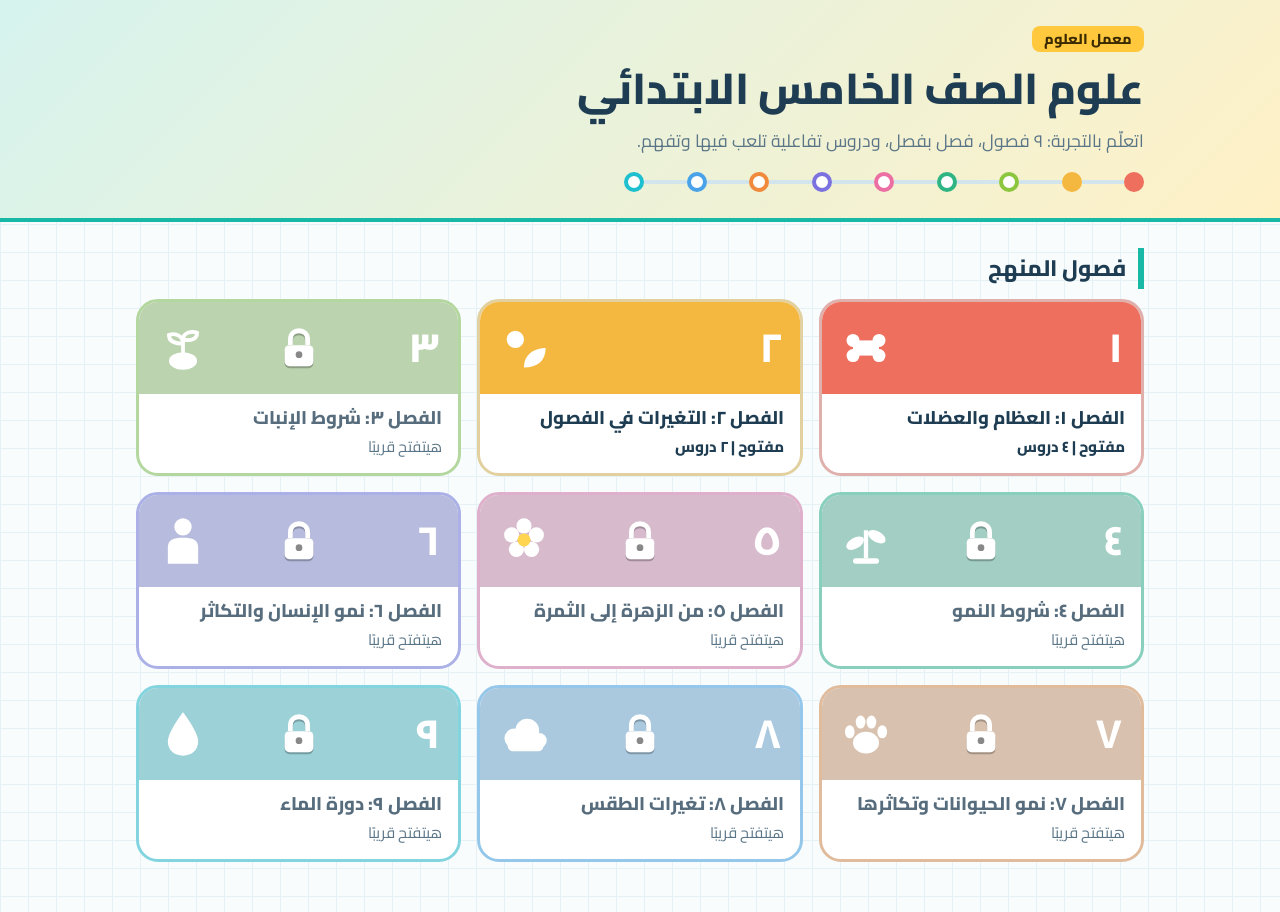
<file: index.html>
<!DOCTYPE html>
<html lang="ar" dir="rtl"><head><meta charset="utf-8"><meta name="viewport" content="width=device-width, initial-scale=1, viewport-fit=cover">
<title>علوم الصف الخامس | معمل العلوم</title>
<link href="https://fonts.googleapis.com/css2?family=Cairo:wght@400;600;800&display=swap" rel="stylesheet">
<link rel="stylesheet" href="css/style.css">
<!--GoatCounter -->
<script data-goatcounter="https://grade5-science.goatcounter.com/count" data-goatcounter-settings='{"no_onload":true}' async src="//gc.zgo.at/count.js"></script></head><body>
<svg width="0" height="0" style="position:absolute" aria-hidden="true"><defs>
<symbol id="i1" viewBox="0 0 48 48"><circle cx="12" cy="17" r="6"/><circle cx="12" cy="31" r="6"/><circle cx="36" cy="17" r="6"/><circle cx="36" cy="31" r="6"/><rect x="12" y="17" width="24" height="14"/></symbol>
<symbol id="i2" viewBox="0 0 48 48"><circle cx="16" cy="16" r="8"/><path d="M24 42 C24 28 36 24 44 24 C44 36 36 42 24 42Z"/></symbol>
<symbol id="i3" viewBox="0 0 48 48"><ellipse cx="24" cy="36" rx="13" ry="8"/><path d="M24 28 V14 M24 20 C24 12 16 10 11 12 C11 18 17 20 24 20 M24 16 C24 10 32 8 37 10 C37 16 31 18 24 16" fill="none" stroke="currentColor" stroke-width="3.5" stroke-linecap="round"/></symbol>
<symbol id="i4" viewBox="0 0 48 48"><path d="M24 40 V14" stroke="currentColor" stroke-width="4" fill="none"/><ellipse cx="14" cy="26" rx="9" ry="5" transform="rotate(-30 14 26)"/><ellipse cx="34" cy="20" rx="9" ry="5" transform="rotate(30 34 20)"/><rect x="12" y="40" width="24" height="5" rx="2.5"/></symbol>
<symbol id="i5" viewBox="0 0 48 48"><circle cx="24" cy="10" r="7"/><circle cx="35.4" cy="18.3" r="7"/><circle cx="31" cy="31.7" r="7"/><circle cx="17" cy="31.7" r="7"/><circle cx="12.6" cy="18.3" r="7"/><circle cx="24" cy="23" r="6" fill="#ffd54f"/></symbol>
<symbol id="i6" viewBox="0 0 48 48"><circle cx="24" cy="11" r="8"/><path d="M10 45 V30 C10 23 15 21 24 21 C33 21 38 23 38 30 V45Z"/></symbol>
<symbol id="i7" viewBox="0 0 48 48"><ellipse cx="24" cy="32" rx="12" ry="10"/><ellipse cx="9" cy="22" rx="4.5" ry="6"/><ellipse cx="19" cy="13" rx="4.5" ry="6"/><ellipse cx="29" cy="13" rx="4.5" ry="6"/><ellipse cx="39" cy="22" rx="4.5" ry="6"/></symbol>
<symbol id="i8" viewBox="0 0 48 48"><circle cx="15" cy="28" r="9"/><circle cx="27" cy="21" r="11"/><circle cx="38" cy="30" r="7"/><rect x="9" y="30" width="33" height="10" rx="5"/></symbol>
<symbol id="i9" viewBox="0 0 48 48"><path d="M24 4 C24 4 10 22 10 31 C10 39 16 44 24 44 C32 44 38 39 38 31 C38 22 24 4 24 4Z"/></symbol>
<symbol id="lock" viewBox="0 0 48 48"><rect x="9" y="21" width="30" height="22" rx="5" fill="currentColor"/><path d="M15 21 V15 C15 9 19 6 24 6 C29 6 33 9 33 15 V21" fill="none" stroke="currentColor" stroke-width="5"/><circle cx="24" cy="31" r="3.5" fill="#888"/></symbol>
</defs></svg>
<header class="top"><div class="wrap"><span class="tg">معمل العلوم</span><h1>علوم الصف الخامس الابتدائي</h1><p class="lead">اتعلّم بالتجربة: ٩ فصول، فصل بفصل، ودروس تفاعلية تلعب فيها وتفهم.</p><div class="path" id="path"></div></div></header>
<main class="wrap" id="home"><h2 class="sec">فصول المنهج</h2><div class="grid" id="grid"></div></main>
<section id="chapter" hidden><div class="cbar"><button class="btn" id="back">كل الفصول</button><div id="cname"></div></div><div class="cbody"><nav class="tabs" id="tabs" aria-label="دروس الفصل"></nav><iframe id="fr" title="الدرس"></iframe></div></section>
<div class="toast" id="toast" role="status"></div>
<script src="js/app.js"></script></body></html>
</file>
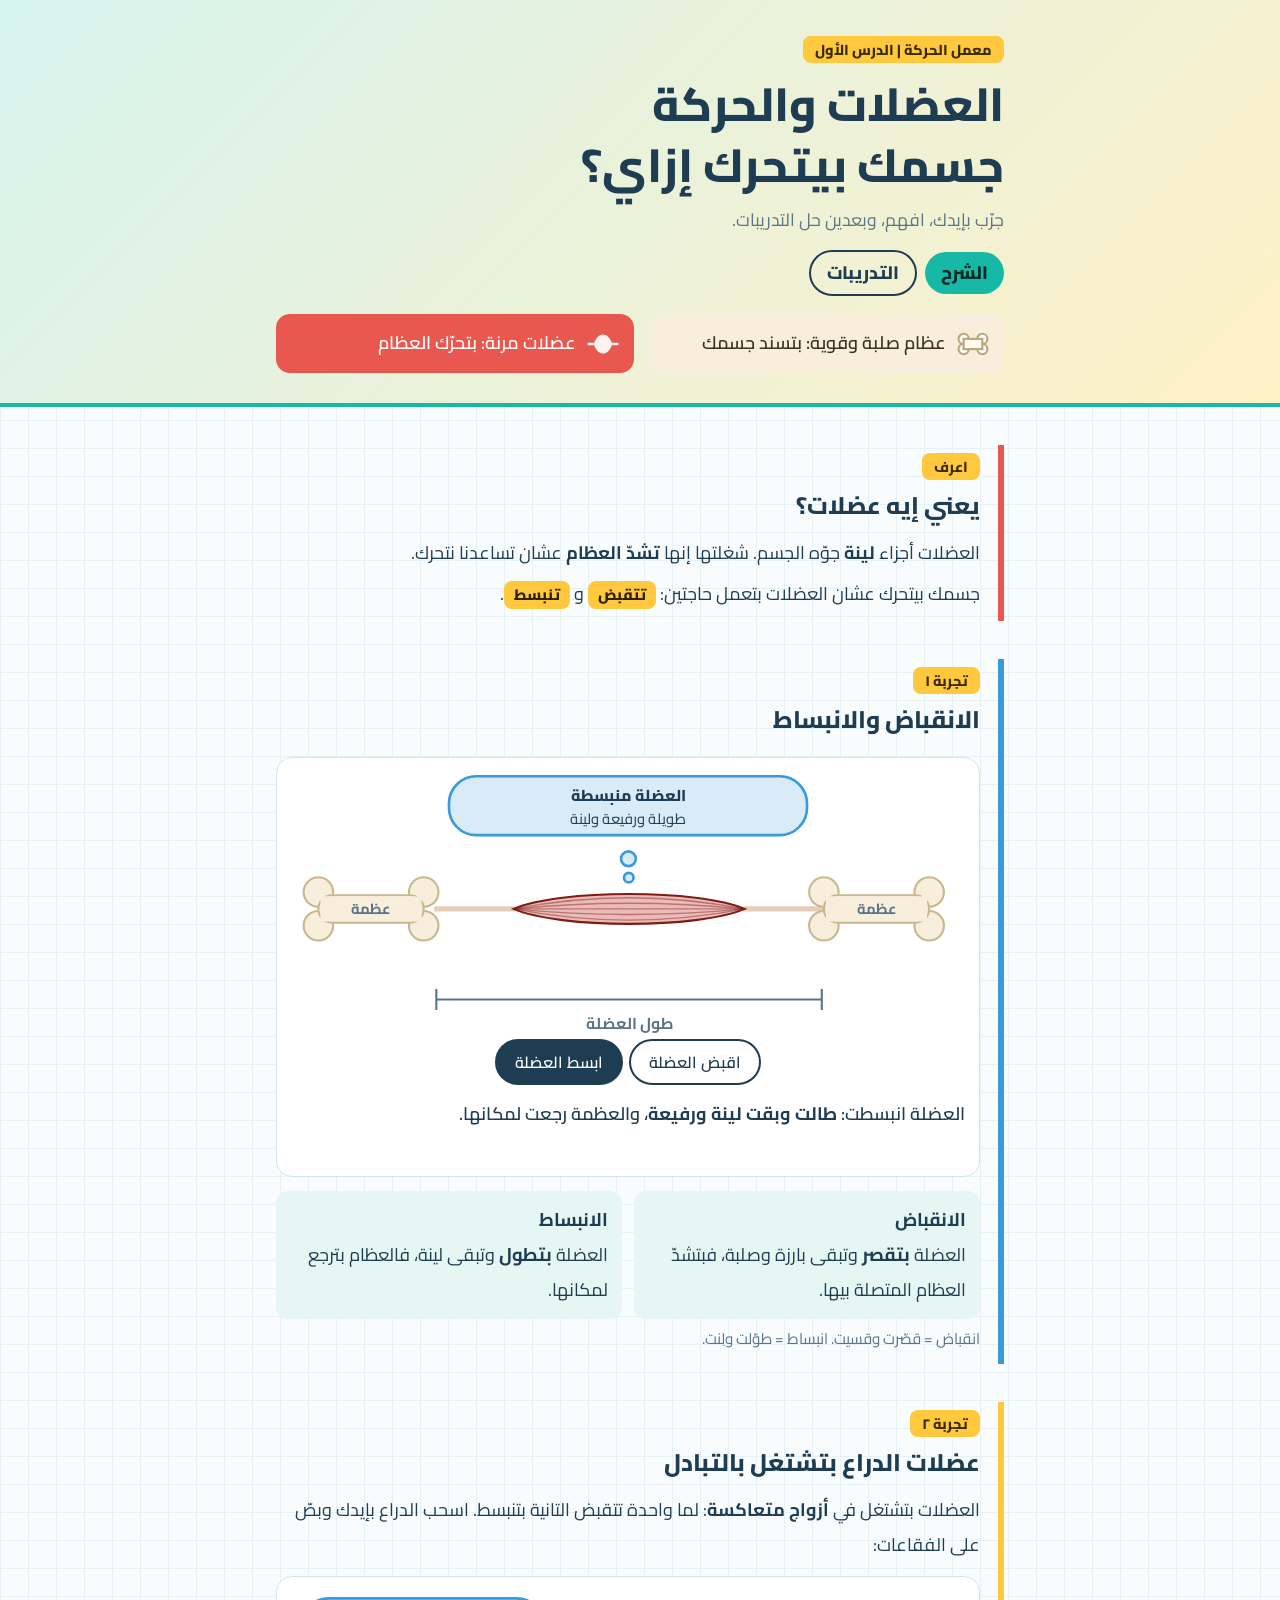
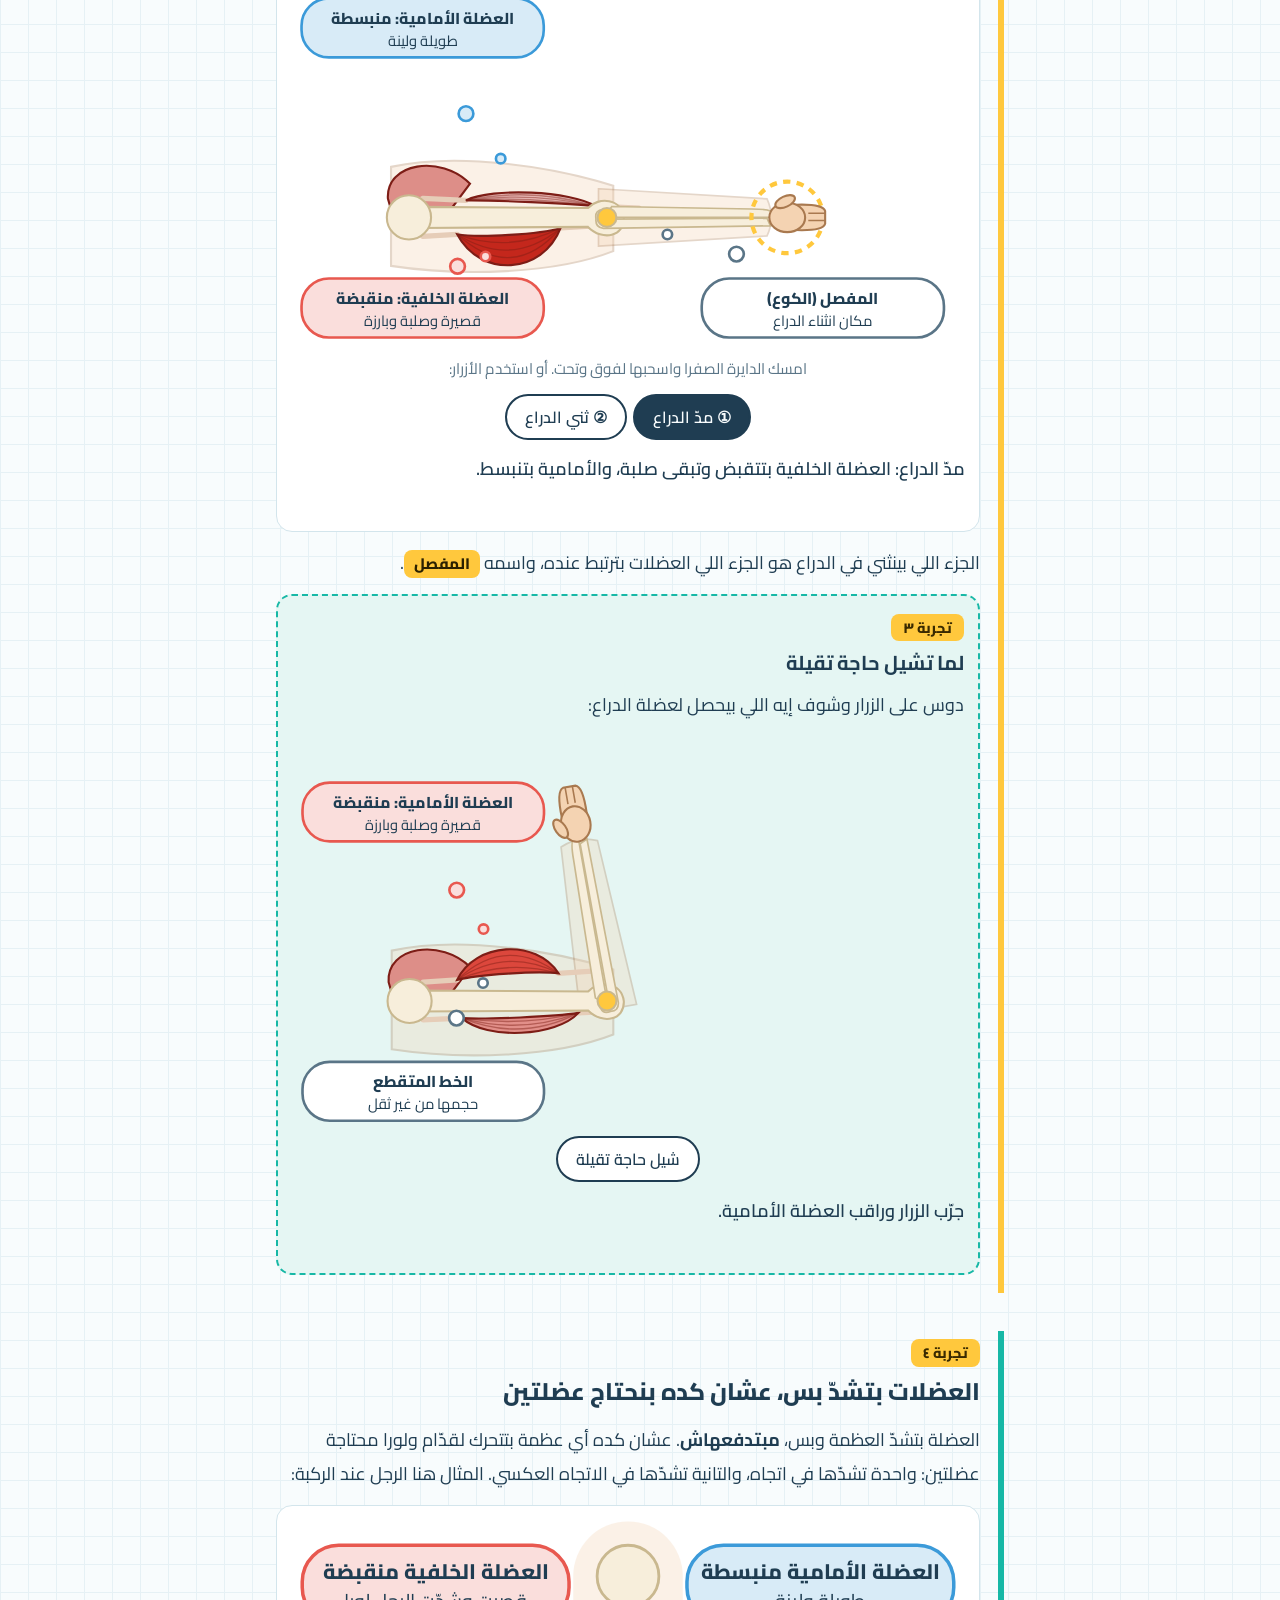
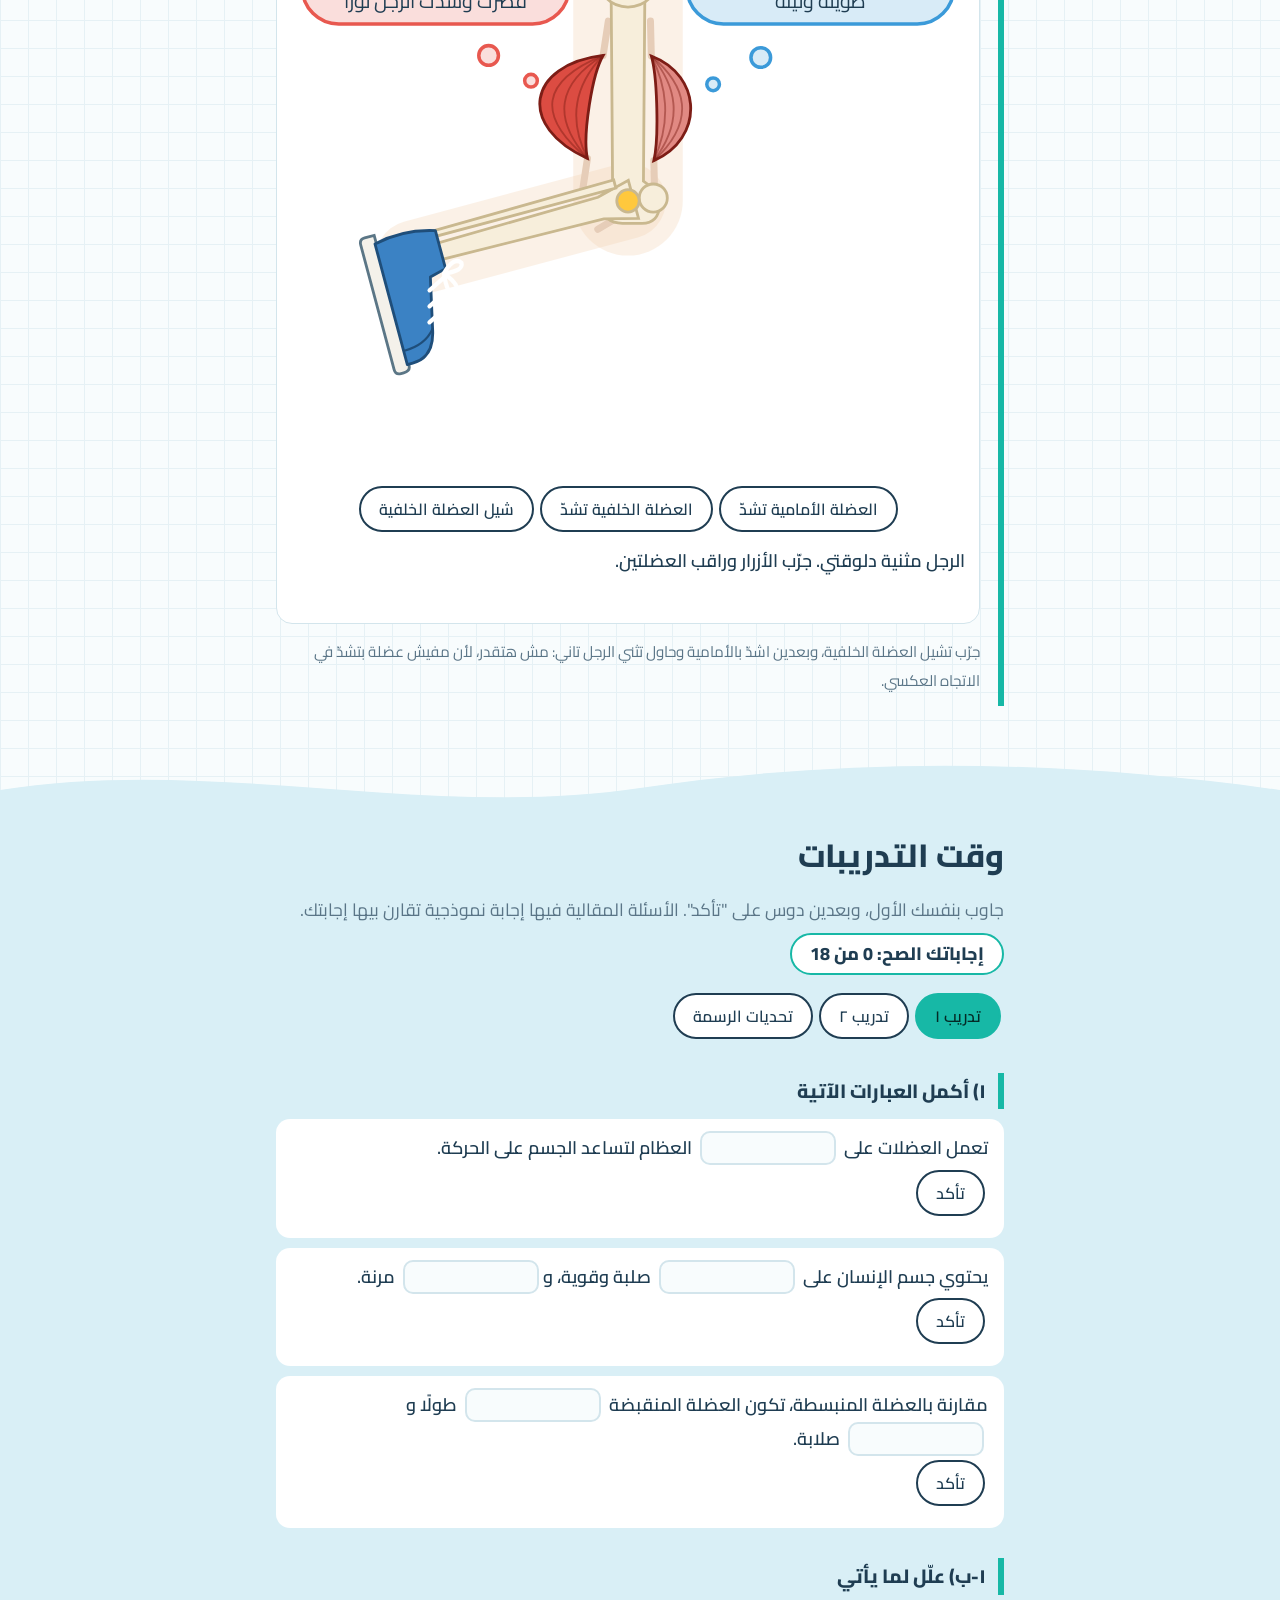
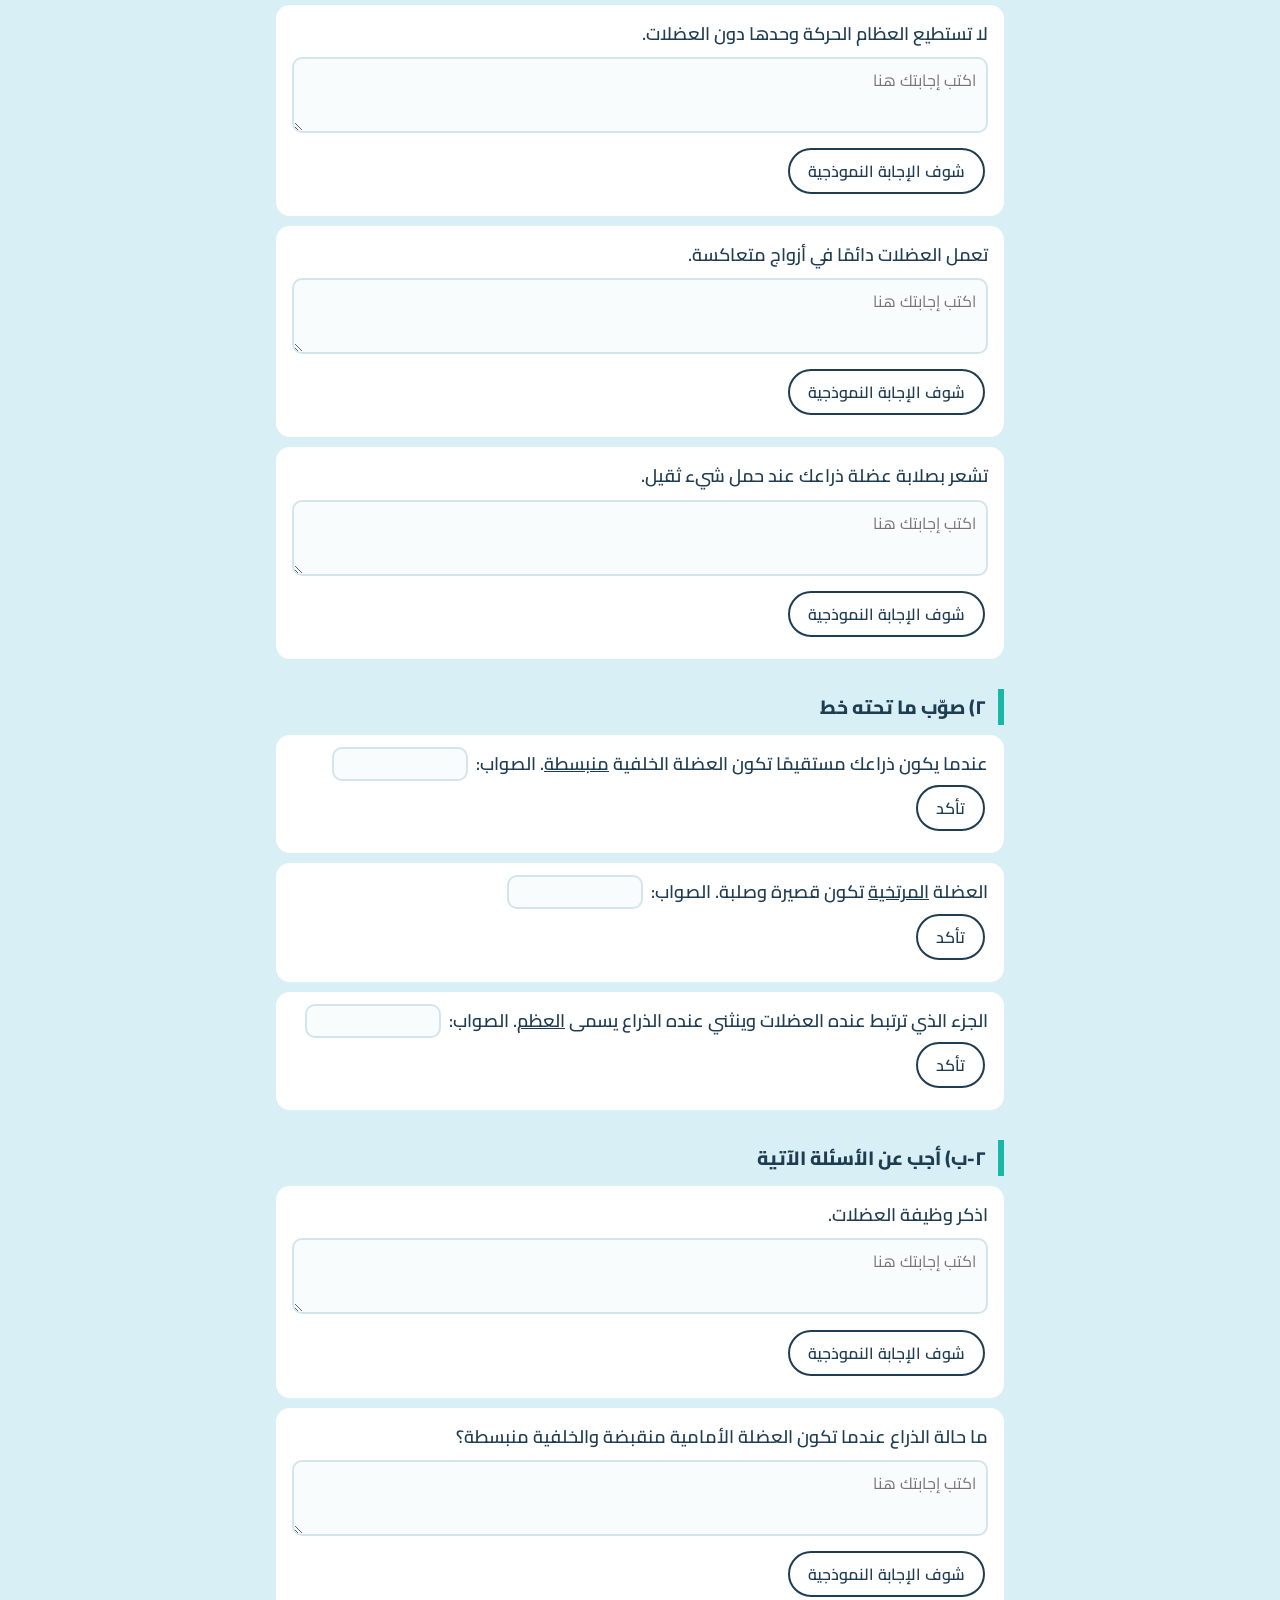
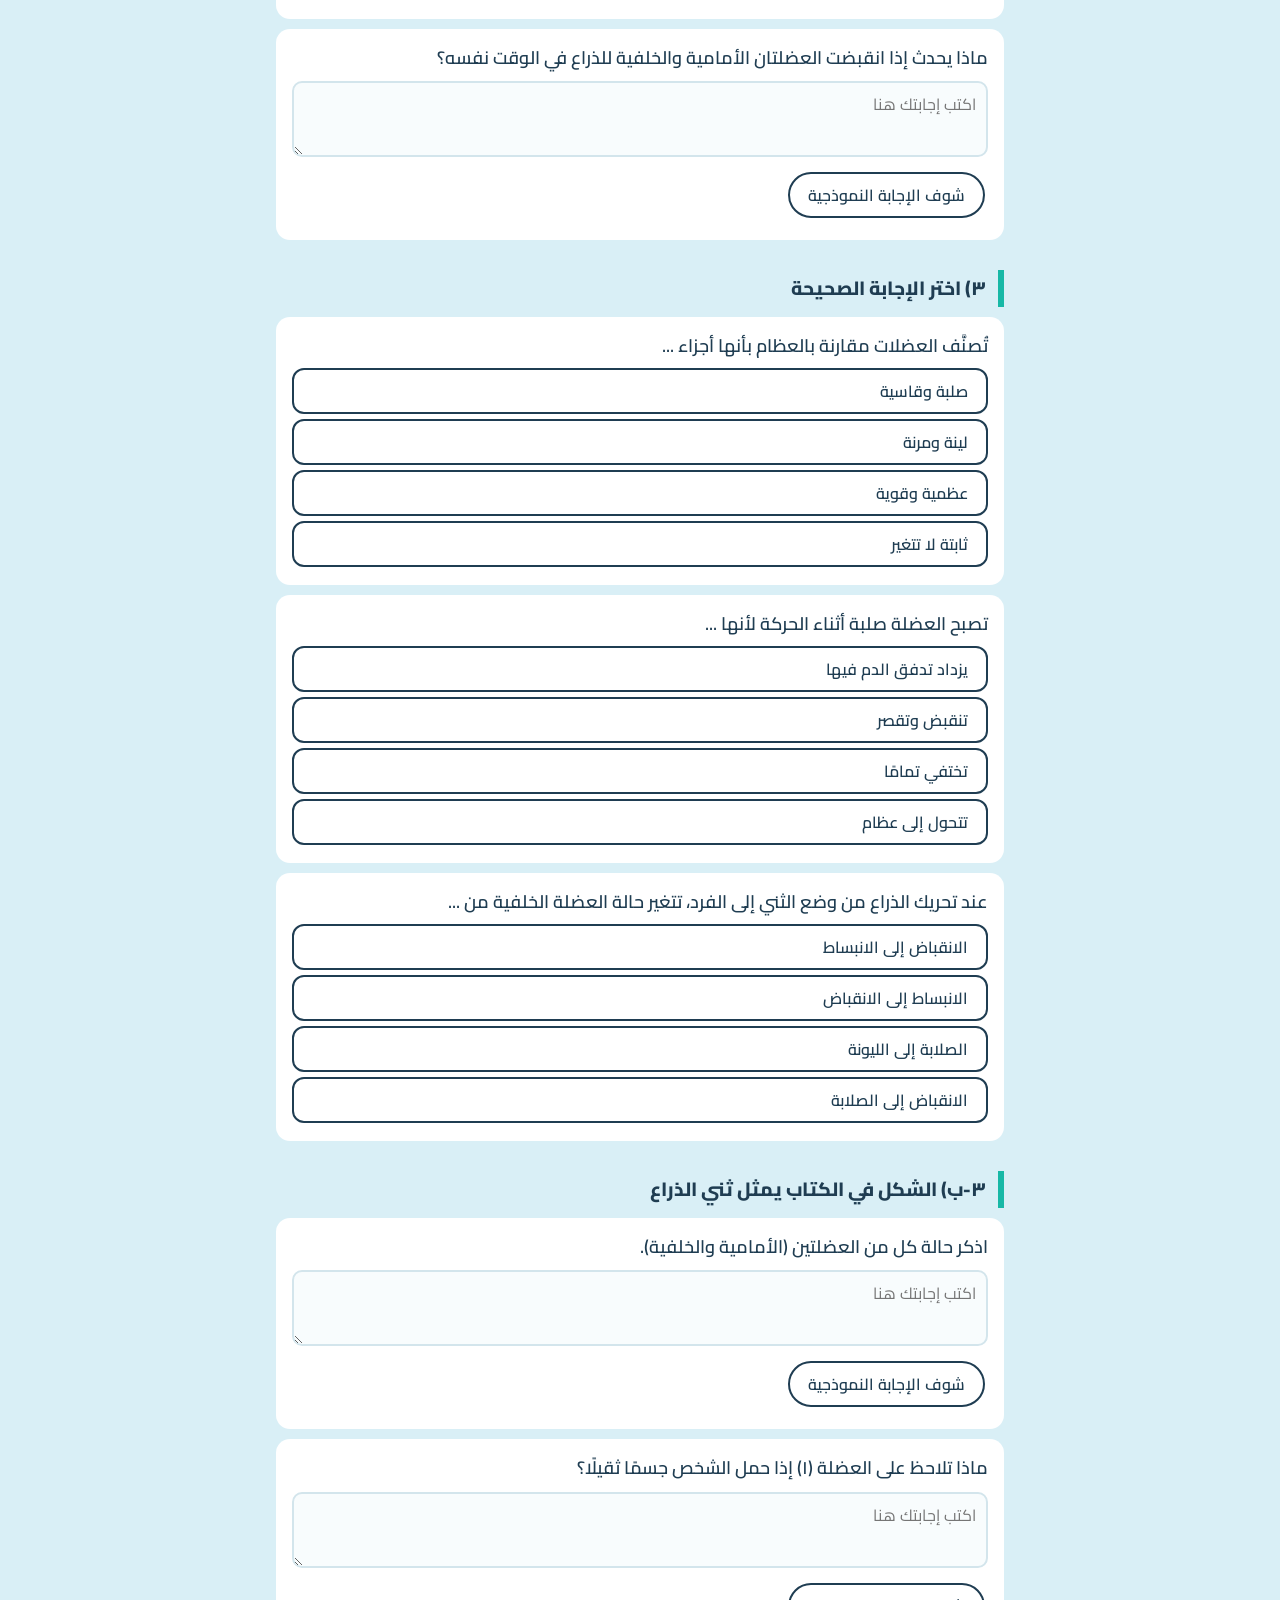
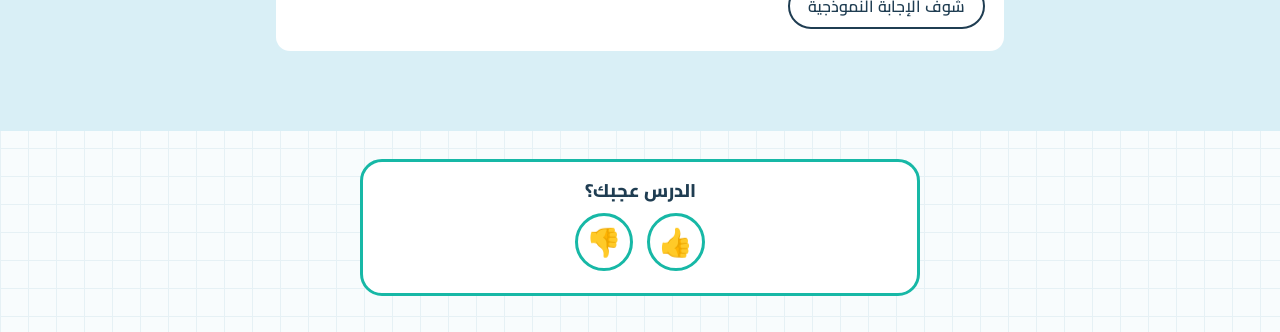
<file: lessons/ch1/lesson1.html>
<!DOCTYPE html>
<html lang="ar" dir="rtl">
<head>
<meta charset="utf-8">
<meta name="viewport" content="width=device-width, initial-scale=1, viewport-fit=cover">
<title>العضلات والحركة | LearnLayer</title>
<link href="https://fonts.googleapis.com/css2?family=Cairo:wght@400;600;800&display=swap" rel="stylesheet">
<style>
:root{--bg:#f8fcfd;--card:#fff;--ink:#1f3d52;--ink2:#5a7587;--line:#d3e5ec;--navy:#d9eff6;--teal:#17b8a6;--tealD:#0b8f81;--tint:#e5f6f3;--red:#e8584f;--blue:#3b9ad9;--sun:#ffc83d;--bone:#f7eedb;--boneline:#c9b88f;--skin:#f4d3b2;--ok:#1a9a55;--grid:#e6f1f5;--h1:#d6f3ee;--h2:#fff1c6;box-sizing:border-box;padding-top:env(safe-area-inset-top,0px);padding-bottom:env(safe-area-inset-bottom,0px)}
@media(prefers-color-scheme:dark){:root:not([data-theme="light"]){--bg:#081426;--card:#0f2742;--ink:#e6eef7;--ink2:#9db4c8;--line:#244764;--navy:#06121f;--teal:#2dd4bf;--tint:#12304a;--red:#ef6a5e;--blue:#6bb8dc;--bone:#d9cfb6;--boneline:#8a7c5a;--skin:#d9aa80;--ok:#5fd18d;--grid:#0d2238;--h1:#0f2a3f;--h2:#143a66}}
:root[data-theme="dark"]{--bg:#081426;--card:#0f2742;--ink:#e6eef7;--ink2:#9db4c8;--line:#244764;--navy:#06121f;--teal:#2dd4bf;--tint:#12304a;--red:#ef6a5e;--blue:#6bb8dc;--bone:#d9cfb6;--boneline:#8a7c5a;--skin:#d9aa80;--ok:#5fd18d;--grid:#0d2238;--h1:#0f2a3f;--h2:#143a66}
html{scroll-padding-top:env(safe-area-inset-top,0px);scroll-behavior:smooth}
*{box-sizing:border-box}
body{margin:0;background-color:var(--bg);background-image:linear-gradient(var(--grid) 1px,transparent 1px),linear-gradient(90deg,var(--grid) 1px,transparent 1px);background-size:28px 28px;color:var(--ink);font-family:Cairo,Tahoma,sans-serif;line-height:1.9;font-size:18px}
main,.wrap{max-width:760px;margin:0 auto;padding:0 16px}
.hero{background:linear-gradient(135deg,var(--h1),var(--h2));color:var(--ink);padding:26px 0 30px;border-bottom:4px solid var(--teal)}
.hero .wrap{padding-top:6px}
h1{font-size:clamp(2rem,7vw,2.9rem);font-weight:800;line-height:1.3;margin:8px 0}
h2{font-size:1.5rem;font-weight:800;margin:0 0 8px}
p{margin:6px 0}
.lead{color:var(--ink2);font-size:1.1rem}
.nav a{display:inline-block;margin:8px 0 0 8px;padding:4px 16px;border-radius:999px;background:var(--teal);color:#042a26;font-weight:800;text-decoration:none}
.nav a.o{background:transparent;color:var(--ink);border:2px solid var(--ink)}
.pair{display:grid;grid-template-columns:1fr 1fr;gap:12px;margin:18px 0 0}
.pair div{padding:12px 14px;border-radius:14px;font-weight:600;display:flex;align-items:center;gap:10px}.ic{width:34px;height:34px;flex:none}.tg{display:inline-block;background:var(--sun);color:#3a2a00;font-weight:800;border-radius:8px;padding:0 12px;font-size:.9rem}.cp{touch-action:none;cursor:grab}.cp.on{background:var(--ink);color:var(--bg)}.lb{font-family:Cairo,sans-serif;font-size:15px;font-weight:800;fill:var(--ink);paint-order:stroke;stroke:var(--card);stroke-width:5px;stroke-linejoin:round}.score{display:inline-block;background:var(--card);color:var(--ink);border:2px solid var(--teal);border-radius:999px;padding:2px 18px;font-weight:800}
.pair .b{background:var(--bone);color:#3b3220}.pair .m{background:var(--red);color:#fff}
.blk{border-inline-start:6px solid var(--c,var(--teal));padding:4px 18px 4px 0;margin:38px 0}
.box{background:var(--card);border:1px solid var(--line);border-radius:16px;padding:14px;margin:14px 0}
.hv{border:2px dashed var(--teal);background:var(--tint)}
.hv h3{margin:0 0 4px;font-size:1.25rem}
.two{display:grid;grid-template-columns:1fr 1fr;gap:12px}
.def{border-radius:12px;padding:12px 14px;background:var(--tint)}.def b{display:block;font-size:1.15rem}
.tag{display:inline-block;background:var(--sun);color:#2b2100;font-weight:800;border-radius:8px;padding:0 10px;font-size:.95rem}
button{font-family:inherit;font-size:1rem;font-weight:600;border:2px solid var(--ink);background:var(--card);color:var(--ink);border-radius:999px;padding:6px 18px;cursor:pointer;margin:4px 3px}
button:hover{background:var(--tint)}button.on{background:var(--ink);color:var(--bg)}
button:focus-visible,input:focus-visible,textarea:focus-visible{outline:3px solid var(--sun);outline-offset:2px}
.msg{min-height:3.6em;margin-top:8px;font-weight:600}.why{color:var(--ink2);font-size:.95rem}
.strip{display:flex;align-items:center;justify-content:center;height:100px;direction:ltr}
.bone{width:76px;height:30px;background:var(--bone);border:2px solid var(--boneline);border-radius:15px;flex:none}
.muscle{width:62%;height:26px;background:#e8a6a0;border-radius:40px;transition:all .6s ease;display:flex;align-items:center;justify-content:center;color:#fff;font-weight:800;font-size:.9rem}
.muscle.c{width:30%;height:70px;background:var(--red);border-radius:50%/45%}
svg{width:100%;height:auto;display:block}
.arm{touch-action:none;user-select:none}
.ms{stroke:#7d1d16;stroke-width:2}.tn{fill:none;stroke:#e6cdb8;stroke-width:5;stroke-linecap:round}.bn{fill:var(--bone);stroke:var(--boneline);stroke-width:2}
.fb{fill:none;stroke:#7d1d16;stroke-width:1.3;opacity:.45}
.bub rect,.bub circle{fill:var(--card);stroke:var(--ink2);stroke-width:2.5}
.bub.c rect,.bub.c circle{fill:color-mix(in srgb,var(--red) 20%,var(--card));stroke:var(--red)}
.bub.r rect,.bub.r circle{fill:color-mix(in srgb,var(--blue) 20%,var(--card));stroke:var(--blue)}
.bub text{fill:var(--ink);font-family:Cairo,sans-serif}.b1{font-size:15px;font-weight:800}.b2{font-size:14px}
@keyframes pl{50%{transform:scale(1.25);opacity:.4}}.pulse{animation:pl 1.2s infinite;transform-box:fill-box;transform-origin:center}
.track{position:relative;height:76px;direction:ltr;margin:10px 0}
.anc{position:absolute;left:0;top:14px;width:64px;height:48px;border-radius:12px;background:var(--red);color:#fff;font-weight:800;display:flex;align-items:center;justify-content:center}
#rope{position:absolute;left:64px;top:34px;height:8px;background:var(--red);border-radius:4px;transition:all .5s}
#bn{position:absolute;top:22px;height:32px;width:80px;background:var(--bone);border:2px solid var(--boneline);border-radius:16px;color:#3b3220;font-weight:800;display:flex;align-items:center;justify-content:center;transition:left .5s}
@keyframes sh{0%,100%{transform:translateX(0)}25%{transform:translateX(8px)}75%{transform:translateX(-8px)}}.shake{animation:sh .4s 2}
.wave{display:block;width:100%;height:60px;margin-top:50px}
.band{background:var(--navy);color:var(--ink);padding:10px 0 70px;margin-top:-1px}
.band h2{font-size:2rem}
.tabs{margin:14px 0}.tabs button{background:var(--card)}.tabs button.on{background:var(--teal);border-color:var(--teal);color:#042a26}
.gh{margin:30px 0 8px;font-weight:800;font-size:1.2rem;border-inline-start:6px solid var(--teal);padding-inline-start:12px}
.qq{background:var(--card);color:var(--ink);border-radius:14px;padding:12px 16px;margin:10px 0}
.qq .t{font-weight:600}.in{font-family:inherit;font-size:1rem;border:2px solid var(--line);border-radius:10px;padding:0 10px;width:8.5em;background:var(--bg);color:var(--ink);margin:0 4px}
textarea{width:100%;font-family:inherit;font-size:1rem;border:2px solid var(--line);border-radius:10px;padding:6px 10px;background:var(--bg);color:var(--ink);margin-top:6px}
.opt{display:block;width:100%;text-align:right;border-radius:12px;margin:5px 0}
.opt.good,.good{background:var(--ok);border-color:var(--ok);color:#fff}.opt.bad{background:var(--red);border-color:var(--red);color:#fff}
.res{margin-top:6px;font-size:.98rem}.res.ok{color:var(--ok);font-weight:700}.res.no{color:var(--red);font-weight:700}.res.md{color:var(--ink);background:var(--tint);border-radius:10px;padding:6px 12px}
@media(max-width:520px){.two,.pair{grid-template-columns:1fr}body{font-size:17px}}
@media(prefers-reduced-motion:reduce){*{transition:none!important;animation:none!important;scroll-behavior:auto!important}}
</style>
<style>
.lfx{max-width:560px;margin:28px auto 36px;padding:14px 18px;background:var(--card);color:var(--ink);border:3px solid var(--teal);border-radius:22px;text-align:center;font-family:Cairo,Tahoma,sans-serif;font-size:1rem;line-height:1.6;box-sizing:border-box}
.lfx[hidden]{display:none}
.lfx-q{font-weight:800;font-size:1.15rem}
.lfx-btns{display:flex;justify-content:center;gap:14px;margin:8px 0}
.lfx .lfx-b{font-size:1.7rem;line-height:1;width:58px;height:58px;padding:0;margin:0;border:3px solid var(--teal);border-radius:50%;background:var(--card);color:var(--ink);cursor:pointer;transition:transform .2s,background .2s}
.lfx .lfx-b:hover:not(:disabled){transform:scale(1.12);background:var(--grid)}
.lfx .lfx-b:disabled{cursor:default;opacity:.4}
.lfx .lfx-b.on{opacity:1;background:var(--teal)}
.lfx-t{font-weight:700;color:var(--ink2)}
.lfx-l{display:inline-block;margin-top:8px;font-weight:800;color:#042a26;background:var(--teal);border-radius:999px;padding:2px 18px;text-decoration:none}
.lfx-l:focus-visible,.lfx .lfx-b:focus-visible{outline:3px solid var(--sun);outline-offset:2px}
@media(prefers-reduced-motion:reduce){.lfx .lfx-b{transition:none}}
</style>
</head>
<body>
<header class="hero"><div class="wrap">
<span class="tg">معمل الحركة | الدرس الأول</span>
<h1>العضلات والحركة<br>جسمك بيتحرك إزاي؟</h1>
<p class="lead">جرّب بإيدك، افهم، وبعدين حل التدريبات.</p>
<div class="nav"><a href="#learn">الشرح</a><a href="#practice" class="o">التدريبات</a></div>
<div class="pair"><div class="b"><svg class="ic" viewBox="0 0 40 40" aria-hidden="true"><g fill="#fffaf0" stroke="#b9a77f" stroke-width="2.5"><circle cx="9" cy="14" r="6"/><circle cx="9" cy="26" r="6"/><circle cx="31" cy="14" r="6"/><circle cx="31" cy="26" r="6"/><rect x="9" y="14" width="22" height="12"/></g></svg>عظام صلبة وقوية: بتسند جسمك</div><div class="m"><svg class="ic" viewBox="0 0 40 40" aria-hidden="true"><path d="M2 20 H9 M31 20 H38" stroke="#fff" stroke-width="3"/><path d="M9 20 C14 5 26 5 31 20 C26 35 14 35 9 20Z" fill="#fff" fill-opacity=".92"/></svg>عضلات مرنة: بتحرّك العظام</div></div>
</div></header>

<main id="learn">
<section class="blk" style="--c:var(--red)">
<span class="tg">اعرف</span><h2>يعني إيه عضلات؟</h2>
<p>العضلات أجزاء <b>لينة</b> جوّه الجسم. شغلتها إنها <b>تشدّ العظام</b> عشان تساعدنا نتحرك.</p>
<p>جسمك بيتحرك عشان العضلات بتعمل حاجتين: <span class="tag">تتقبض</span> و <span class="tag">تنبسط</span>.</p>
</section>

<section class="blk" style="--c:var(--blue)">
<span class="tg">تجربة ١</span><h2>الانقباض والانبساط</h2>
<div class="box">
<div id="stripSvg"></div>
<div style="text-align:center"><button id="bc">اقبض العضلة</button><button id="bb" class="on">ابسط العضلة</button></div>
<div class="msg" id="mt"></div>
</div>
<div class="two">
<div class="def"><b>الانقباض</b>العضلة <b style="display:inline">بتقصر</b> وتبقى بارزة وصلبة، فبتشدّ العظام المتصلة بيها.</div>
<div class="def"><b>الانبساط</b>العضلة <b style="display:inline">بتطول</b> وتبقى لينة، فالعظام بترجع لمكانها.</div>
</div>
<p class="why">انقباض = قصّرت وقسيت. انبساط = طوّلت ولِنت.</p>
</section>

<section class="blk" style="--c:var(--sun)">
<span class="tg">تجربة ٢</span><h2>عضلات الدراع بتشتغل بالتبادل</h2>
<p>العضلات بتشتغل في <b>أزواج متعاكسة</b>: لما واحدة تتقبض التانية بتنبسط. اسحب الدراع بإيدك وبصّ على الفقاعات:</p>
<div class="box">
<div id="armA"></div>
<p class="why" style="text-align:center"> امسك الدايرة الصفرا واسحبها لفوق وتحت. أو استخدم الأزرار:</p>
<div style="text-align:center"><button id="a0">① مدّ الدراع</button><button id="a1">② ثني الدراع</button></div>
<div class="msg" id="desc"></div>
</div>
<p>الجزء اللي بينثني في الدراع هو الجزء اللي العضلات بترتبط عنده، واسمه <span class="tag">المفصل</span>.</p>

<div class="box hv">
<span class="tg">تجربة ٣</span><h3>لما تشيل حاجة تقيلة</h3>
<p>دوس على الزرار وشوف إيه اللي بيحصل لعضلة الدراع:</p>
<div id="armH"></div>
<div style="text-align:center"><button id="hb">شيل حاجة تقيلة</button></div>
<div class="msg" id="hm"></div>
</div>
</section>

<section class="blk" style="--c:var(--teal)">
<span class="tg">تجربة ٤</span><h2>العضلات بتشدّ بس، عشان كده بنحتاج عضلتين</h2>
<p>العضلة بتشدّ العظمة وبس، <b>مبتدفعهاش</b>. عشان كده أي عظمة بتتحرك لقدّام ولورا محتاجة عضلتين: واحدة تشدّها في اتجاه، والتانية تشدّها في الاتجاه العكسي. المثال هنا الرجل عند الركبة:</p>
<div class="box">
<div id="pullSvg"></div>
<div style="text-align:center"><button id="pl">العضلة الأمامية تشدّ</button><button id="ps">العضلة الخلفية تشدّ</button><button id="pr">شيل العضلة الخلفية</button></div>
<div class="msg" id="pm"></div>
</div>
<p class="why">جرّب تشيل العضلة الخلفية، وبعدين اشدّ بالأمامية وحاول تثني الرجل تاني: مش هتقدر، لأن مفيش عضلة بتشدّ في الاتجاه العكسي.</p>
</section>
</main>

<svg class="wave" viewBox="0 0 1440 60" preserveAspectRatio="none" aria-hidden="true"><path d="M0 34 C240 0 480 64 720 32 S1200 4 1440 34 V60 H0Z" fill="var(--navy)"/></svg>
<section class="band" id="practice"><div class="wrap">
<h2> وقت التدريبات</h2>
<p class="lead">جاوب بنفسك الأول، وبعدين دوس على "تأكد". الأسئلة المقالية فيها إجابة نموذجية تقارن بيها إجابتك.</p>
<div class="score" id="sc"></div>
<div class="tabs"><button id="t1" class="on">تدريب ١</button><button id="t2">تدريب ٢</button><button id="t3">تحديات الرسمة</button></div>
<div id="s1"></div><div id="s2" hidden></div>
<div id="s3" hidden>
<div class="gh">تحدي ١) اسحب كل اسم لمكانه على الرسمة</div>
<div class="qq"><div id="armL"></div><div id="chips" style="text-align:center"></div><div class="res" id="lr"></div></div>
<div class="gh">تحدي ٢) اضبط الدراع</div>
<div class="qq"><div class="t" id="ct"></div><div id="armC"></div><div style="text-align:center"><button id="cchk">تأكد</button><button id="cnx">المطلوب اللي بعده</button></div><div class="res" id="cr"></div></div>
</div>
</div></section>

<section class="lfx" id="lfx" data-lesson="ch1-l1" aria-label="تقييم الدرس">
<div class="lfx-q">الدرس عجبك؟</div>
<div class="lfx-btns"><button type="button" class="lfx-b" data-v="up" aria-label="عجبني">👍</button><button type="button" class="lfx-b" data-v="down" aria-label="مش عجبني">👎</button></div>
<div class="lfx-t" hidden>شكرًا على رأيك! 💚</div>
</section>
<script>
var LFX=document.getElementById('lfx');
(function(){var box=LFX;if(!box)return;
 var id=box.dataset.lesson,key='lfx-'+id,btns=box.querySelectorAll('.lfx-b'),t=box.querySelector('.lfx-t'),v=null;
 try{v=localStorage.getItem(key)}catch(e){}
 function paint(x){btns.forEach(function(b){b.disabled=!!x;b.classList.toggle('on',b.dataset.v==x)});t.hidden=!x}
 paint(v);
 btns.forEach(function(b){b.addEventListener('click',function(){if(b.disabled)return;var vote=b.dataset.v;
  try{localStorage.setItem(key,vote)}catch(e){}
  paint(vote);
  try{parent.postMessage({type:'lfx',lesson:id,vote:vote},'*')}catch(e){}})});
})();
</script>
<script>
var $=function(s){return document.querySelector(s)};
function Strip(P,mount,cfg){
 var u=0,raf=0,Y=130,mode=0,note=null,el=function(i){return document.getElementById(P+i)};
 function bone(x,id){return '<g'+(id?' id="'+P+id+'"':'')+' transform="translate('+x+',0)"><g class="bn"><circle cx="2" cy="'+(Y-16)+'" r="14"/><circle cx="2" cy="'+(Y+16)+'" r="14"/><circle cx="102" cy="'+(Y-16)+'" r="14"/><circle cx="102" cy="'+(Y+16)+'" r="14"/><rect x="2" y="'+(Y-13)+'" width="100" height="26" rx="13"/></g><rect x="4" y="'+(Y-12)+'" width="96" height="24" fill="var(--bone)"/><text x="52" y="'+(Y+5)+'" text-anchor="middle" fill="var(--ink2)" font-size="14" font-weight="700" font-family="Cairo">عظمة</text></g>'}
 $(mount).innerHTML='<svg viewBox="0 0 640 250" role="img" aria-label="عضلة بين عظمتين">'+
  '<g id="'+P+'b" class="bub"><rect x="150" y="4" width="340" height="56" rx="26"/><circle id="'+P+'b1"/><circle id="'+P+'b2"/><text id="'+P+'ba" class="b1" x="320" y="28" text-anchor="middle"/><text id="'+P+'bb" class="b2" x="320" y="49" text-anchor="middle"/></g>'+
  '<path id="'+P+'T1" class="tn"/><path id="'+P+'T2" class="tn"/><path id="'+P+'M" class="ms"/><g id="'+P+'F"></g>'+bone(24,'')+'<g id="'+P+'sh">'+bone(0,'R')+'</g>'+
  '<path id="'+P+'ar" fill="none" stroke-width="4" stroke-linecap="round" stroke-linejoin="round"/>'+
  '<path id="'+P+'Rl" fill="none" stroke="var(--ink2)" stroke-width="2"/><text id="'+P+'Rt" text-anchor="middle" y="244" fill="var(--ink2)" font-size="15" font-weight="700" font-family="Cairo">طول العضلة</text></svg>';
 function draw(){
  var xr=504-110*u,L=xr-138,S=138+.2*L,E=138+.8*L,h=14+30*u,m=E-S;
  el('M').setAttribute('d','M'+S+' '+Y+' C'+(S+.2*m)+' '+(Y-1.35*h)+' '+(S+.8*m)+' '+(Y-1.35*h)+' '+E+' '+Y+' C'+(S+.8*m)+' '+(Y+1.35*h)+' '+(S+.2*m)+' '+(Y+1.35*h)+' '+S+' '+Y+'Z');
  el('M').style.fill='hsl(4,'+(55+20*u)+'%,'+(82-38*u)+'%)';
  var f='';for(var j=-2;j<=2;j++)f+='<path class="fb" d="M'+S+' '+Y+' Q'+((S+E)/2)+' '+(Y+2*j*.38*h)+' '+E+' '+Y+'"/>';el('F').innerHTML=f;
  el('T1').setAttribute('d','M138 '+Y+' L'+S+' '+Y);el('T2').setAttribute('d','M'+E+' '+Y+' L'+xr+' '+Y);
  el('R').setAttribute('transform','translate('+xr+',0)');
  el('Rl').setAttribute('d','M138 206 V226 M138 216 H'+xr+' M'+xr+' 206 V226');el('Rt').setAttribute('x',(138+xr)/2);
  var ar=el('ar'),x0=xr+24;
  if(cfg.arrow&&mode==1&&u>.5){ar.setAttribute('d','M'+(x0+54)+' 78 H'+x0+' M'+(x0+14)+' 66 L'+x0+' 78 L'+(x0+14)+' 90');ar.style.stroke='var(--ink)'}
  else if(cfg.arrow&&mode==2){ar.setAttribute('d','M'+x0+' 78 H'+(x0+54)+' M'+(x0+40)+' 66 L'+(x0+54)+' 78 L'+(x0+40)+' 90 M'+(x0+14)+' 54 L'+(x0+40)+' 102 M'+(x0+40)+' 54 L'+(x0+14)+' 102');ar.style.stroke='var(--red)'}
  else ar.setAttribute('d','');
  var t=note||cfg.say(u);
  el('b').setAttribute('class','bub '+t[0]);el('ba').textContent=t[1];el('bb').textContent=t[2];
  [[.4,7],[.72,4.5]].forEach(function(q,i){var C=el('b'+(i+1)),T=[(S+E)/2,Y-h];C.setAttribute('cx',320+(T[0]-320)*q[0]);C.setAttribute('cy',60+(T[1]-60)*q[0]);C.setAttribute('r',q[1])});
  if(cfg.after)cfg.after(u);
 }
 function go(to){cancelAnimationFrame(raf);var f=u,t0=null;function s(t){if(!t0)t0=t;var k=Math.min(1,(t-t0)/700);u=f+(to-f)*k;draw();if(k<1)raf=requestAnimationFrame(s)}raf=requestAnimationFrame(s)}
 draw();
 return{go:go,mode:function(m,n){mode=m;note=n||null;draw()},shake:function(){var g=el('sh');g.classList.remove('shake');void g.getBoundingClientRect();g.classList.add('shake')}};
}
var S1=Strip('s','#stripSvg',{say:function(u){return u>.6?['c','العضلة منقبضة','قصرت وبقت أتخن وأصلب']:u<.4?['r','العضلة منبسطة','طويلة ورفيعة ولينة']:['','العضلة في النص','بتتحول بين الحالتين']},
 after:function(u){$('#mt').innerHTML=u>.5?'العضلة اتقبضت: <b>قصرت وبقت أتخن وأصلب</b>، وشدّت العظمة ناحيتها.':'العضلة انبسطت: <b>طالت وبقت لينة ورفيعة</b>، والعظمة رجعت لمكانها.';$('#bc').classList.toggle('on',u>.5);$('#bb').classList.toggle('on',u<=.5)}});
$('#bc').onclick=function(){S1.go(1)};$('#bb').onclick=function(){S1.go(0)};

/* arm builder */
function SVG(p,hv){
 function bub(id,x,y,w){return '<g id="'+p+id+'" class="bub"><rect x="'+x+'" y="'+y+'" width="'+w+'" height="56" rx="26"/><circle id="'+p+id+'1"/><circle id="'+p+id+'2"/><text id="'+p+id+'a" class="b1" x="'+(x+w/2)+'" y="'+(y+24)+'" text-anchor="middle"/><text id="'+p+id+'b" class="b2" x="'+(x+w/2)+'" y="'+(y+45)+'" text-anchor="middle"/></g>'}
 var fb='';for(var j=0;j<3;j++)fb+='<path id="'+p+'fb'+j+'" class="fb"/><path id="'+p+'ft'+j+'" class="fb"/>';
 return '<svg class="arm" viewBox="0 0 640 '+(hv?385:340)+'" role="img" aria-label="رسم عضلات الدراع"><g transform="translate(0,'+(hv?100:55)+')">'+
 '<path d="M95 112 C160 98 250 112 306 130 L306 192 C250 214 160 216 95 206 Z" fill="var(--skin)" opacity=".3" stroke="#a9794f" stroke-width="2"/>'+
 '<g id="'+p+'fs"><path d="M-10 -34 L190 -22 Q200 0 190 22 L-10 34 Z" fill="var(--skin)" opacity=".3" stroke="#a9794f" stroke-width="2"/></g>'+
 '<path d="M92 142 C90 108 142 100 170 128 L152 152 L100 170 Z" fill="hsl(4,55%,70%)" stroke="#7d1d16" stroke-width="2"/>'+
 '<path id="'+p+'tt1" class="tn"/><path id="'+p+'tt2" class="tn"/><path id="'+p+'bt1" class="tn"/><path id="'+p+'bt2" class="tn"/>'+
 '<path id="'+p+'tr" class="ms"/><path id="'+p+'bi" class="ms"/>'+fb+
 '<path id="'+p+'gh" fill="none" stroke="var(--ink)" stroke-width="2" stroke-dasharray="6 5"/>'+
 '<path id="'+p+'vn" fill="none" stroke="#6a2bb0" stroke-width="2.5" stroke-linecap="round"/><path id="'+p+'vn2" fill="none" stroke="#6a2bb0" stroke-width="2.5" stroke-linecap="round"/>'+
 '<path class="bn" d="M120 150 L282 151 C292 140 314 142 316 160 C317 178 296 183 282 169 L120 170 Z"/><circle class="bn" cx="112" cy="160" r="21"/>'+
 '<g id="'+p+'fa"><path class="bn" d="M6 -13 L172 -10 Q198 -10 198 -4 L198 0 L6 0 Q-2 -6 6 -13 Z"/><path class="bn" d="M-13 2 Q-15 -10 -3 -9 L0 2 L190 1 L194 10 L-4 13 Q-14 12 -13 2 Z"/></g>'+
 '<circle cx="300" cy="160" r="9" fill="var(--sun)" stroke="var(--boneline)" stroke-width="2"/>'+
 '<g id="'+p+'hd" style="cursor:'+(hv?'default':'grab')+'"><circle id="'+p+'hint" class="pulse" r="34" fill="none" stroke="var(--sun)" stroke-width="4" stroke-dasharray="7 6" '+(hv?'display="none"':'')+'/>'+
  '<g id="'+p+'hr"><path d="M8 -12 Q34 -13 36 -6 L36 6 Q34 13 8 12 Z" fill="var(--skin)" stroke="#a9794f" stroke-width="2"/><path d="M20 -4 H36 M20 3 H36" stroke="#a9794f" stroke-width="1.5"/><ellipse rx="17" ry="14" fill="var(--skin)" stroke="#a9794f" stroke-width="2"/><ellipse cx="-2" cy="-15" rx="10" ry="5" transform="rotate(-25 -2 -15)" fill="var(--skin)" stroke="#a9794f" stroke-width="2"/></g>'+
 '<g id="'+p+'bx"><rect x="-30" y="-70" width="60" height="58" rx="7" fill="#4b6a78" stroke="#2f4a57" stroke-width="2"/><text y="-36" text-anchor="middle" fill="#fff" font-size="15" font-weight="700" font-family="Cairo">٥ كجم</text></g></g>'+
 bub('B1',10,-48,230)+(hv?bub('B2',10,218,230):bub('B2',10,218,230)+bub('B3',390,218,230))+'</g></svg>';
}
function Arm(p,hv,mount,lbl){
 var E=function(i){return document.getElementById(p+i)},st={a:hv?100:0,load:0,hv:false},raf=0,SC=.8;
 $(mount).innerHTML=SVG(p,hv);if(lbl)['B1','B2','B3'].forEach(function(i){var g=E(i);if(g)g.style.display='none'});
 function fp(th,x,y){x*=SC;y*=SC;return[300+x*Math.cos(th)+y*Math.sin(th),160-x*Math.sin(th)+y*Math.cos(th)]}
 function spin(O,I,t,up){var dx=I[0]-O[0],dy=I[1]-O[1],L=Math.hypot(dx,dy),nx=up?dy/L:-dy/L,ny=up?-dx/L:dx/L,S=[O[0]+dx*.2,O[1]+dy*.2],E2=[O[0]+dx*.8,O[1]+dy*.8],sx=E2[0]-S[0],sy=E2[1]-S[1];
  function P(f,o){return[S[0]+sx*f+nx*o,S[1]+sy*f+ny*o]}
  return{d:'M'+S+' C'+P(.2,t*1.35)+' '+P(.8,t*1.35)+' '+E2+' C'+P(.8,t*.15)+' '+P(.2,t*.15)+' '+S+'Z',S:S,E:E2,P:P,t:t}}
 function col(k){k=Math.min(k,1.4);return 'hsl(4,'+(55+20*k)+'%,'+(82-38*k)+'%)'}
 function sd(i,d){E(i).setAttribute('d',d)}
 function fib(m,pre){for(var j=0;j<3;j++){var f=(j+1)/4;sd(pre+j,'M'+m.S+' Q'+m.P(.5,2*(.11*m.t+.9*m.t*f))+' '+m.E)}}
 function bub(id,x,y,w,top,a,b,cls,T){var g=E(id);g.setAttribute('class','bub '+cls);E(id+'a').textContent=a;E(id+'b').textContent=b;
  var A=[x+w/2,top?y+56:y];[[.4,7],[.72,4.5]].forEach(function(q,i){var c=E(id+(i+1));c.setAttribute('cx',A[0]+(T[0]-A[0])*q[0]);c.setAttribute('cy',A[1]+(T[1]-A[1])*q[0]);c.setAttribute('r',q[1])})}
 function draw(){
  var a=st.a,th=a*Math.PI/180,ld=st.load,k0=a/140,kb=k0+.35*ld,kt=1-k0;
  var O1=[125,142],I1=fp(th,38,-11),O2=[125,178],I2=fp(th,-14,10);
  var b=spin(O1,I1,10+22*kb,true),t=spin(O2,I2,10+22*kt,false),g=spin(O1,I1,10+22*k0,true);
  sd('bi',b.d);sd('tr',t.d);sd('gh',g.d);fib(b,'fb');fib(t,'ft');
  E('bi').style.fill=col(kb);E('tr').style.fill=col(kt);
  ['gh','vn','vn2'].forEach(function(i){E(i).style.opacity=ld});
  var T=b.t,P=b.P;sd('vn','M'+P(.25,T*.5)+' Q'+P(.45,T*1.1)+' '+P(.7,T*.7));sd('vn2','M'+P(.4,T*.35)+' Q'+P(.6,T*.9)+' '+P(.8,T*.45));
  sd('bt1','M'+O1+' L'+b.S);sd('bt2','M'+b.E+' L'+I1);sd('tt1','M'+O2+' L'+t.S);sd('tt2','M'+t.E+' L'+I2);
  var tf='translate(300,160) rotate('+(-a)+') scale(.8)';E('fa').setAttribute('transform',tf);E('fs').setAttribute('transform',tf);
  var h=fp(th,214,0);E('hd').setAttribute('transform','translate('+h[0]+','+h[1]+')');E('hr').setAttribute('transform','rotate('+(-a)+')');
  E('bx').style.opacity=ld;E('bx').style.display=ld>.02?'block':'none';
  var cb=kb>.6?'c':kb<.4?'r':'',ct=kt>.6?'c':kt<.4?'r':'';
  var bt=cb=='c'?['العضلة الأمامية: منقبضة','قصيرة وصلبة وبارزة']:cb=='r'?['العضلة الأمامية: منبسطة','طويلة ولينة']:['العضلة الأمامية','في النص بين الحالتين'];
  if(hv&&ld>.5)bt=['العضلة بتبرز وتنتفخ','وبتبقى أصلب بكتير'];
  bub('B1',10,-48,230,true,bt[0],bt[1],cb,b.P(.5,b.t*.5));
  if(hv)bub('B2',10,218,230,false,'الخط المتقطع','حجمها من غير ثقل','n',g.P(.5,g.t*.9));
  else{bub('B2',10,218,230,false,ct=='c'?'العضلة الخلفية: منقبضة':ct=='r'?'العضلة الخلفية: منبسطة':'العضلة الخلفية',ct=='c'?'قصيرة وصلبة وبارزة':ct=='r'?'طويلة ولينة':'في النص بين الحالتين',ct,t.P(.5,t.t*.5));
   bub('B3',390,218,230,false,'المفصل (الكوع)','مكان انثناء الدراع','n',[300,160])}
 }
 function go(to,l){cancelAnimationFrame(raf);var f=st.a,l0=st.load,t0=null;function s(t){if(!t0)t0=t;var u=Math.min(1,(t-t0)/600);st.a=f+(to-f)*u;st.load=l0+(l-l0)*u;draw();if(u<1)raf=requestAnimationFrame(s)}raf=requestAnimationFrame(s)}
 if(!hv){var svg=E('svg')||$(mount+' svg'),dr=false,hd=E('hd');
  function ang(e){var pt=svg.createSVGPoint();pt.x=e.clientX;pt.y=e.clientY;var q=pt.matrixTransform(svg.getScreenCTM().inverse()),A=Math.atan2(215-q.y,q.x-300)*180/Math.PI;if(A<-100)A=140;if(A<0)A=0;return Math.min(140,A)}
  hd.addEventListener('pointerdown',function(e){dr=true;cancelAnimationFrame(raf);hd.setPointerCapture(e.pointerId);E('hint').style.display='none';e.preventDefault()});
  svg.addEventListener('pointermove',function(e){if(dr){st.a=ang(e);draw();txt()}});
  window.addEventListener('pointerup',function(){dr=false});
  var main=p=='a';if(main){$('#a0').onclick=function(){go(0,0);setTimeout(txt,650)};$('#a1').onclick=function(){go(135,0);setTimeout(txt,650)}}
  var txt=function(){if(!main)return;var a=st.a;$('#desc').textContent=a>100?'ثني الدراع: العضلة الأمامية بتتقبض وتبقى أصلب، والخلفية بتنبسط.':a<40?'مدّ الدراع: العضلة الخلفية بتتقبض وتبقى صلبة، والأمامية بتنبسط.':'الدراع في النص: واحدة بتبدأ تتقبض والتانية بتبدأ تنبسط.';
   $('#a0').classList.toggle('on',a<=5);$('#a1').classList.toggle('on',a>=130)};txt();
 }else if(!lbl){
  $('#hb').onclick=function(){st.hv=!st.hv;go(100,st.hv?1:0);$('#hb').textContent=st.hv?'نزّل الحاجة التقيلة':'شيل حاجة تقيلة';$('#hb').classList.toggle('on',st.hv);
   $('#hm').textContent=st.hv?'لما بتشيل حاجة تقيلة، العضلات بتزيد صلابة وبروز، وبتنتفخ بشكل أوضح. قارن بالخط المتقطع: ده حجمها من غير ثقل.':'من غير ثقل: العضلة منقبضة بس مش منتفخة أوي.'};
  $('#hm').textContent='جرّب الزرار وراقب العضلة الأمامية.';
 }
 draw();return{st:st};
}
Arm('a',false,'#armA');Arm('h',true,'#armH');

/* pull only: leg with opposing muscles */
function Leg(mount){
 var phi=75,solo=false,raf=0,K=[320,200],E=function(i){return document.getElementById('lg'+i)};
 function bub(id,x,y,w){return '<g id="lg'+id+'" class="bub"><rect x="'+x+'" y="'+y+'" width="'+w+'" height="56" rx="26"/><circle id="lg'+id+'1"/><circle id="lg'+id+'2"/><text id="lg'+id+'a" class="b1" x="'+(x+w/2)+'" y="'+(y+24)+'" text-anchor="middle"/><text id="lg'+id+'b" class="b2" x="'+(x+w/2)+'" y="'+(y+45)+'" text-anchor="middle"/></g>'}
 var fb='';for(var j=0;j<3;j++)fb+='<path id="lgfq'+j+'" class="fb"/><path id="lgfh'+j+'" class="fb"/>';
 var bn='class="bn"';
 $(mount).innerHTML='<svg viewBox="80 0 480 400" role="img" aria-label="رسم رجل بعضلتين متعاكستين">'+
 '<line x1="320" y1="40" x2="320" y2="200" stroke="var(--skin)" stroke-width="78" stroke-linecap="round" opacity=".3"/>'+
 '<g id="lgw1"><g id="lgS"><line x1="0" y1="0" x2="0" y2="158" stroke="var(--skin)" stroke-width="54" stroke-linecap="round" opacity=".3"/></g></g>'+
 '<path id="lgt1" class="tn"/><path id="lgt2" class="tn"/><path id="lgt3" class="tn"/><path id="lgt4" class="tn"/>'+
 '<path id="lgH" class="ms"/><path id="lgQ" class="ms"/>'+fb+
 '<path '+bn+' d="M308 52 L309 186 C296 196 298 216 316 216 L330 216 C346 216 346 196 331 186 L332 52 Z"/><circle '+bn+' cx="320" cy="40" r="22"/><circle '+bn+' cx="338" cy="198" r="10"/>'+
 '<g id="lgw2"><g id="lgT"><path '+bn+' d="M-14 -4 L14 -4 L8 20 L6 140 L10 152 L-10 152 L-6 140 L-8 20 Z"/><path '+bn+' d="M-17 6 L-11 6 L-11 146 L-15 152 Z"/><path d="M-23 181 L73 181 Q77 181 77 186 L77 188 Q77 192 73 192 L-19 192 Q-23 192 -23 188 Z" fill="#f4f1ea" stroke="#5b7686" stroke-width="2"/><path d="M-15 138 L13 138 L16 150 L52 158 Q72 162 72 178 L72 182 L-17 182 Q-22 160 -15 138 Z" fill="#3b82c4" stroke="#1f4e7a" stroke-width="2" stroke-linejoin="round"/><path d="M52 158 Q62 166 62 182" fill="none" stroke="#1f4e7a" stroke-width="1.5"/><path d="M19 141 L25 153 M30 144 L36 156 M41 147 L47 159" stroke="#fff" stroke-width="3" stroke-linecap="round"/><path d="M16 140 Q6 130 12 126 Q18 126 16 140 M16 140 Q28 130 32 136 Q32 142 16 140" fill="none" stroke="#fff" stroke-width="3" stroke-linecap="round" stroke-linejoin="round"/></g></g>'+
 '<circle cx="320" cy="200" r="8" fill="var(--sun)" stroke="var(--boneline)" stroke-width="2"/>'+
 bub('F',362,18,190)+bub('B',88,18,190)+'</svg>';
 function spin(O,I,t,up){var dx=I[0]-O[0],dy=I[1]-O[1],L=Math.hypot(dx,dy),nx=up?dy/L:-dy/L,ny=up?-dx/L:dx/L,S=[O[0]+dx*.2,O[1]+dy*.2],E2=[O[0]+dx*.8,O[1]+dy*.8],sx=E2[0]-S[0],sy=E2[1]-S[1];
  function P(f,o){return[S[0]+sx*f+nx*o,S[1]+sy*f+ny*o]}
  return{d:'M'+S+' C'+P(.2,t*1.35)+' '+P(.8,t*1.35)+' '+E2+' C'+P(.8,t*.15)+' '+P(.2,t*.15)+' '+S+'Z',S:S,E:E2,P:P,t:t}}
 function col(k){return 'hsl(4,'+(55+20*k)+'%,'+(82-38*k)+'%)'}
 function sd(i,d){E(i).setAttribute('d',d)}
 function fib(m,pre){for(var j=0;j<3;j++){var f=(j+1)/4;sd(pre+j,'M'+m.S+' Q'+m.P(.5,2*(.11*m.t+.9*m.t*f))+' '+m.E)}}
 function bubble(id,x,y,w,a,b,cls,T){E(id).setAttribute('class','bub '+cls);E(id+'a').textContent=a;E(id+'b').textContent=b;var A=[x+w/2,y+56];[[.4,7],[.72,4.5]].forEach(function(q,i){var c=E(id+(i+1));c.setAttribute('cx',A[0]+(T[0]-A[0])*q[0]);c.setAttribute('cy',A[1]+(T[1]-A[1])*q[0]);c.setAttribute('r',q[1])})}
 function draw(){
  var r=phi*Math.PI/180,d=[-Math.sin(r),Math.cos(r)],n=[Math.cos(r),Math.sin(r)],kh=phi/110,kq=1-kh;
  function pt(l,f){return[K[0]+l*d[0]+f*n[0],K[1]+l*d[1]+f*n[1]]}
  var Iq=pt(26,14),Ih=pt(30,-14),Pq=[339,188+12*kh],q=spin([336,72],Pq,16+34*kq,true),h=spin([306,72],Ih,16+34*kh,false);
  sd('Q',q.d);sd('H',h.d);fib(q,'fq');fib(h,'fh');
  E('Q').style.fill=col(kq);var H=E('H');
  H.style.fill=solo?'transparent':col(kh);H.style.strokeDasharray=solo?'6 5':'none';H.style.opacity=solo?.45:1;
  for(var j=0;j<3;j++)E('fh'+j).style.opacity=solo?0:'';
  sd('t1','M'+[336,72]+' L'+q.S);sd('t2','M'+q.E+' L'+Pq+' L'+Iq);sd('t3','M'+[306,72]+' L'+h.S);sd('t4','M'+h.E+' L'+Ih);
  E('t3').style.opacity=E('t4').style.opacity=solo?0:1;
  var tf='translate(320,200) rotate('+phi+')';E('S').setAttribute('transform',tf);E('T').setAttribute('transform',tf);
  var cq=kq>.6?'c':kq<.4?'r':'',ch=kh>.6?'c':kh<.4?'r':'';
  bubble('F',362,18,190,cq=='c'?'العضلة الأمامية منقبضة':cq=='r'?'العضلة الأمامية منبسطة':'العضلة الأمامية',cq=='c'?'قصرت وشدّت الرجل لقدّام':cq=='r'?'طويلة ولينة':'في النص بين الحالتين',cq,q.P(.5,q.t*.5));
  if(solo)bubble('B',88,18,190,'مفيش عضلة خلفية','مفيش حاجة تشدّ الرجل لورا','n',h.P(.5,h.t*.5));
  else bubble('B',88,18,190,ch=='c'?'العضلة الخلفية منقبضة':ch=='r'?'العضلة الخلفية منبسطة':'العضلة الخلفية',ch=='c'?'قصرت وشدّت الرجل لورا':ch=='r'?'طويلة ولينة':'في النص بين الحالتين',ch,h.P(.5,h.t*.5));
  $('#pr').textContent=solo?'رجّع العضلة الخلفية':'شيل العضلة الخلفية';$('#pr').classList.toggle('on',solo);
 }
 function go(to){cancelAnimationFrame(raf);var f=phi,t0=null;function s(t){if(!t0)t0=t;var k=Math.min(1,(t-t0)/800);phi=f+(to-f)*k;draw();if(k<1)raf=requestAnimationFrame(s)}raf=requestAnimationFrame(s)}
 function shake(){['lgw1','lgw2'].forEach(function(i){var g=document.getElementById(i);g.classList.remove('shake');void g.getBoundingClientRect();g.classList.add('shake')})}
 function pm(t){$('#pm').textContent=t}
 $('#pl').onclick=function(){go(0);pm(solo?'العضلة الأمامية اتقبضت وشدّت الرجل لقدّام فاتفردت. دلوقتي جرّب تثنيها بالعضلة الخلفية.':'العضلة الأمامية اتقبضت وشدّت الرجل لقدّام، والعضلة الخلفية انبسطت.')};
 $('#ps').onclick=function(){if(solo){shake();pm('مفيش حاجة تثني الرجل! العضلة الأمامية مبتقدرش تدفعها لورا، ومحتاجين عضلة تانية تشدّها في الاتجاه العكسي.')}else{go(110);pm('العضلة الخلفية اتقبضت وشدّت الرجل لورا فانثنت، والعضلة الأمامية انبسطت.')}};
 $('#pr').onclick=function(){solo=!solo;draw();pm(solo?'شيلنا العضلة الخلفية. اشدّ بالأمامية وبعدين جرّب تثني الرجل.':'رجّعنا العضلة الخلفية. دلوقتي الرجل بتتحرك في الاتجاهين.')};
 pm('الرجل مثنية دلوقتي. جرّب الأزرار وراقب العضلتين.');draw();
}
Leg('#pullSvg');

/* practice */
function F(q,a){return{t:'fill',q:q,a:a}}function O(q,a){return{t:'open',q:q,a:a}}function C(q,o,a){return{t:'mc',q:q,o:o,a:a}}function T(q,a){return{t:'tf',q:q,a:a}}
var SETS=[[
['١) أكمل العبارات الآتية',[
 F('تعمل العضلات على ___ العظام لتساعد الجسم على الحركة.',[['تشد','تسحب']]),
 F('يحتوي جسم الإنسان على ___ صلبة وقوية، و___ مرنة.',[['عظام'],['عضلات']]),
 F('مقارنة بالعضلة المنبسطة، تكون العضلة المنقبضة ___ طولًا و___ صلابة.',[['اقل','اقصر'],['اكثر']])]],
['١-ب) علّل لما يأتي',[
 O('لا تستطيع العظام الحركة وحدها دون العضلات.','لأن العظام صلبة ولا تتحرك من تلقاء نفسها، والعضلات هي التي تنقبض وتشدّ العظام فتحركها.'),
 O('تعمل العضلات دائمًا في أزواج متعاكسة.','لأن العضلة تشدّ فقط ولا تدفع؛ فعندما تنقبض إحداهما وتشدّ العظم تنبسط الأخرى، وبالتبادل يتحرك العظم في الاتجاهين.'),
 O('تشعر بصلابة عضلة ذراعك عند حمل شيء ثقيل.','لأن العضلة تنقبض أكثر فتقصر وتصبح أكثر صلابة وبروزًا وانتفاخًا.')]],
['٢) صوّب ما تحته خط',[
 F('عندما يكون ذراعك مستقيمًا تكون العضلة الخلفية <u>منبسطة</u>. الصواب: ___',[['منقبضة','تنقبض']]),
 F('العضلة <u>المرتخية</u> تكون قصيرة وصلبة. الصواب: ___',[['المنقبضة','منقبضة']]),
 F('الجزء الذي ترتبط عنده العضلات وينثني عنده الذراع يسمى <u>العظم</u>. الصواب: ___',[['المفصل']])]],
['٢-ب) أجب عن الأسئلة الآتية',[
 O('اذكر وظيفة العضلات.','تشدّ العظام فتساعد الجسم على الحركة.'),
 O('ما حالة الذراع عندما تكون العضلة الأمامية منقبضة والخلفية منبسطة؟','يكون الذراع مثنيًا.'),
 O('ماذا يحدث إذا انقبضت العضلتان الأمامية والخلفية للذراع في الوقت نفسه؟','لا يتحرك الذراع بسهولة لأن كل عضلة تشدّ في اتجاه عكسي؛ لذلك يجب أن تنقبض إحداهما وتنبسط الأخرى.')]],
['٣) اختر الإجابة الصحيحة',[
 C('تُصنَّف العضلات مقارنة بالعظام بأنها أجزاء ...',['صلبة وقاسية','لينة ومرنة','عظمية وقوية','ثابتة لا تتغير'],1),
 C('تصبح العضلة صلبة أثناء الحركة لأنها ...',['يزداد تدفق الدم فيها','تنقبض وتقصر','تختفي تمامًا','تتحول إلى عظام'],1),
 C('عند تحريك الذراع من وضع الثني إلى الفرد، تتغير حالة العضلة الخلفية من ...',['الانقباض إلى الانبساط','الانبساط إلى الانقباض','الصلابة إلى الليونة','الانقباض إلى الصلابة'],1)]],
['٣-ب) الشكل في الكتاب يمثل ثني الذراع',[
 O('اذكر حالة كل من العضلتين (الأمامية والخلفية).','الأمامية منقبضة (قصيرة وصلبة)، والخلفية منبسطة (طويلة ولينة).'),
 O('ماذا تلاحظ على العضلة (١) إذا حمل الشخص جسمًا ثقيلًا؟','تزداد صلابتها وبروزها وتنتفخ بشكل أوضح.')]]
],[
['١) ضع أو',[
 T('العظام هي الأجزاء اللينة والمرنة داخل أجسامنا.',false),
 T('عند الانبساط تعود العضلة لطولها الطبيعي وتصبح لينة ومرتخية.',true),
 T('تصبح العضلة أطول وأكثر صلابة عندما تنقبض.',false)]],
['١-ب) ماذا يحدث في الحالات الآتية؟',[
 O('لو احتوى جسم الإنسان على عظام فقط دون عضلات؟','لن يستطيع الجسم الحركة؛ لأن العظام لا تتحرك وحدها والعضلات هي التي تشدّها.'),
 O('عند ثني الذراع (بالنسبة للعضلتين الأمامية والخلفية)؟','تنقبض العضلة الأمامية وتزداد صلابتها، وتنبسط العضلة الخلفية وتقل صلابتها.'),
 O('عند حمل جسم ثقيل (بالنسبة لعضلات الذراع)؟','تزداد صلابتها وبروزها وتنتفخ بشكل أوضح.')]],
['٢) اكتب المصطلح العلمي',[
 F('عملية تقليل طول العضلات: ___',[['الانقباض']]),
 F('جزء في الجسم تشدّ عليه العضلات ليتحرك: ___',[['العظام','العظم']]),
 F('حالة العضلة حين ترتخي وتقل صلابتها أثناء حركة الذراع: ___',[['الانبساط']])]],
['٢-ب) أجب عن الأسئلة الآتية',[
 O('وضّح كيف يتكامل دور العضلات والعظام في جسم الإنسان.','العظام تعطي الجسم شكله وتسنده، والعضلات تنقبض فتشدّ العظام فتحركها؛ فلا حركة بدون الاثنين معًا.'),
 O('علّل: انقباض العضلة الخلفية عند فرد الذراع.','لأنها تشدّ العظام المتصلة بها فيمتد الذراع، بينما تنبسط العضلة الأمامية.'),
 O('قارن بين العظام والعضلات من حيث الصلابة.','العظام صلبة وقوية، والعضلات لينة ومرنة وتزداد صلابتها عند الانقباض فقط.')]],
['٣) اختر الإجابة الصحيحة',[
 C('تعتمد الحركة السليمة للذراع على عمل العضلتين ...',['عملًا فرديًا لكل عضلة','بالتبادل','بانقباض مستمر للعضلتين','بانبساط مستمر للعضلتين'],1),
 C('عند ثني الذراع فإن العضلة الأمامية ...',['ترتخي وتطول','تصبح رقيقة','تنقبض وتزداد صلابتها','تظل كما هي'],2),
 C('تحرك العضلات العظام عن طريق ... أثناء انقباضها.',['الدفع','الشد','الضغط','الكسر'],1)]],
['٣-ب) الشكل في الكتاب يمثل فرد الذراع',[
 O('اذكر حالة كل من العضلتين (١) و(٢).','العضلة (١) الأمامية: منبسطة. العضلة (٢) الخلفية: منقبضة وصلبة.'),
 O('كيف تعمل العضلتان معًا لتحريك الذراع؟','بالتبادل: تنقبض إحداهما وتشدّ العظم بينما تنبسط الأخرى، ثم يتبادلان الأدوار لتحريك الذراع في الاتجاه العكسي.')]]
]];
var QD=[];
function nm(s){return s.replace(/[\u064B-\u0652\u0640]/g,'').replace(/[أإآ]/g,'ا').replace(/ة/g,'ه').replace(/ى/g,'ي').replace(/\s+/g,' ').trim().replace(/^ال/,'')}
function okA(v,l){v=nm(v);return v&&l.some(function(x){return nm(x)==v})}
function html(q,id){
 var h='<div class="qq" data-id="'+id+'"><div class="t">';
 if(q.t=='fill'){var n=0;h+=q.q.replace(/___/g,function(){return '<input class="in" aria-label="إجابة">'})+'</div><button data-act="fill">تأكد</button>'}
 else if(q.t=='open')h+=q.q+'</div><textarea rows="2" placeholder="اكتب إجابتك هنا"></textarea><button data-act="open">شوف الإجابة النموذجية</button>';
 else if(q.t=='tf')h+=q.q+'</div><button data-act="tf" data-v="1">صح</button><button data-act="tf" data-v="0">خطأ</button>';
 else h+=q.q+'</div>'+q.o.map(function(o,i){return '<button class="opt" data-act="mc" data-v="'+i+'">'+o+'</button>'}).join('');
 return h+'<div class="res"></div></div>';
}
SETS.forEach(function(S,si){var h='';S.forEach(function(g){h+='<div class="gh">'+g[0]+'</div>';g[1].forEach(function(q){QD.push(q);h+=html(q,QD.length-1)})});$('#s'+(si+1)).innerHTML=h});
document.addEventListener('click',function(e){
 var b=e.target.closest('[data-act]');if(!b)return;var w=b.closest('.qq'),q=QD[+w.dataset.id],r=w.querySelector('.res'),act=b.dataset.act;
 function say(ok,t){r.className='res '+(ok?'ok':'no');r.textContent=t;if(ok)solved[w.dataset.id]=1;else delete solved[w.dataset.id];upd()}
 if(act=='fill'){var ins=w.querySelectorAll('input'),all=true;ins.forEach(function(x,i){if(!okA(x.value,q.a[i]))all=false});
  say(all,all?'برافو! إجابة صحيحة':'مش مظبوط. جرّب تاني، أو الإجابة: '+q.a.map(function(x){return x[0]}).join(' / '))}
 else if(act=='open'){r.className='res md';r.textContent='الإجابة النموذجية: '+q.a}
 else if(act=='tf'){var c=(b.dataset.v=='1')==q.a;say(c,c?'صح':'غلط. الإجابة الصحيحة: '+(q.a?' صح':' خطأ'))}
 else{var i=+b.dataset.v;w.querySelectorAll('.opt').forEach(function(x){x.classList.remove('good','bad')});b.classList.add(i==q.a?'good':'bad');say(i==q.a,i==q.a?'صح':'جرّب إجابة تانية')}
});
var solved={},AUTO=QD.filter(function(q){return q.t!='open'}).length;function upd(){$('#sc').textContent='إجاباتك الصح: '+Object.keys(solved).length+' من '+AUTO}upd();
function tab(n){[1,2,3].forEach(function(i){$('#s'+i).hidden=i!=n;$('#t'+i).classList.toggle('on',i==n)})}
[1,2,3].forEach(function(i){$('#t'+i).onclick=function(){tab(i)}});

/* challenge 1: label the drawing */
(function(){
 Arm('l',true,'#armL',true);
 var g=$('#armL svg').querySelector('g'),done={},sel=null,cnt=0;
 var T=[['العضلة الأمامية',205,125,200,92,'middle'],['العضلة الخلفية',217,182,215,222,'middle'],['المفصل',300,160,326,166,'start'],['عظمة العضد',150,160,64,108,'middle']];
 T.forEach(function(t,i){g.insertAdjacentHTML('beforeend','<circle data-t="'+i+'" cx="'+t[1]+'" cy="'+t[2]+'" r="17" fill="var(--sun)" fill-opacity=".4" stroke="var(--sun)" stroke-width="3" stroke-dasharray="5 4" style="cursor:pointer"/><text x="'+t[1]+'" y="'+(t[2]+5)+'" text-anchor="middle" class="b1" fill="var(--ink)" style="pointer-events:none">'+(i+1)+'</text>')});
 var lr=$('#lr'),ch=$('#chips');
 [2,0,3,1].forEach(function(n){ch.insertAdjacentHTML('beforeend','<button class="cp" data-n="'+n+'">'+T[n][0]+'</button>')});
 function put(n,t,c){
  if(done[t])return;
  if(n!=t){lr.className='res no';lr.textContent='مش المكان ده. جرّب مكان تاني.';return}
  done[t]=1;cnt++;var k=g.querySelector('[data-t="'+t+'"]');k.setAttribute('fill','var(--ok)');k.setAttribute('stroke','var(--ok)');k.removeAttribute('stroke-dasharray');
  g.insertAdjacentHTML('beforeend','<text class="lb" x="'+T[t][3]+'" y="'+T[t][4]+'" text-anchor="'+T[t][5]+'">'+T[t][0]+'</text>');
  ch.querySelector('[data-n="'+n+'"]').style.visibility='hidden';
  lr.className='res ok';lr.textContent=cnt==4?'برافو! كل الأسماء في أماكنها.':'صح! كمّل.';
 }
 ch.querySelectorAll('.cp').forEach(function(c){
  c.addEventListener('pointerdown',function(e){
   var n=+c.dataset.n,mv=false,cl=c.cloneNode(true);cl.style.cssText='position:fixed;pointer-events:none;z-index:99;margin:0;left:'+(e.clientX-40)+'px;top:'+(e.clientY-20)+'px';document.body.appendChild(cl);
   function m(ev){mv=true;cl.style.left=(ev.clientX-40)+'px';cl.style.top=(ev.clientY-20)+'px'}
   function up(ev){document.removeEventListener('pointermove',m);document.removeEventListener('pointerup',up);cl.remove();
    if(mv){var t=document.elementFromPoint(ev.clientX,ev.clientY);t=t&&t.closest&&t.closest('[data-t]');if(t)put(n,+t.dataset.t)}
    else{sel=sel===n?null:n;ch.querySelectorAll('.cp').forEach(function(x){x.classList.toggle('on',+x.dataset.n===sel)})}}
   document.addEventListener('pointermove',m);document.addEventListener('pointerup',up);
  });
 });
 g.addEventListener('click',function(e){var t=e.target.closest('[data-t]');if(t&&sel!==null){put(sel,+t.dataset.t);sel=null;ch.querySelectorAll('.cp').forEach(function(x){x.classList.remove('on')})}});
})();

/* challenge 2: set the arm */
(function(){
 var C=Arm('c',false,'#armC',true),ti=0;
 var K=[['اضبط الدراع على وضع الفرد (مستقيم).',function(a){return a<25}],['اضبط الدراع على وضع الثني الكامل.',function(a){return a>115}],['اضبط الدراع بحيث تكون العضلة الأمامية منقبضة والخلفية منبسطة.',function(a){return a>95}],['اضبط الدراع بحيث تكون العضلة الخلفية منقبضة والأمامية منبسطة.',function(a){return a<45}]];
 function show(){$('#ct').textContent=(ti+1)+') '+K[ti][0];$('#cr').textContent='';$('#cr').className='res'}
 $('#cchk').onclick=function(){var ok=K[ti][1](C.st.a),r=$('#cr');r.className='res '+(ok?'ok':'no');r.textContent=ok?'صح! الدراع في الوضع المطلوب.':'مش مظبوط. حرّك الدراع وجرّب تاني. تلميح: الثني بيقبض العضلة الأمامية، والفرد بيقبض العضلة الخلفية.'};
 $('#cnx').onclick=function(){ti=(ti+1)%K.length;show()};show();
})();
</script>
</body>
</html>
</file>
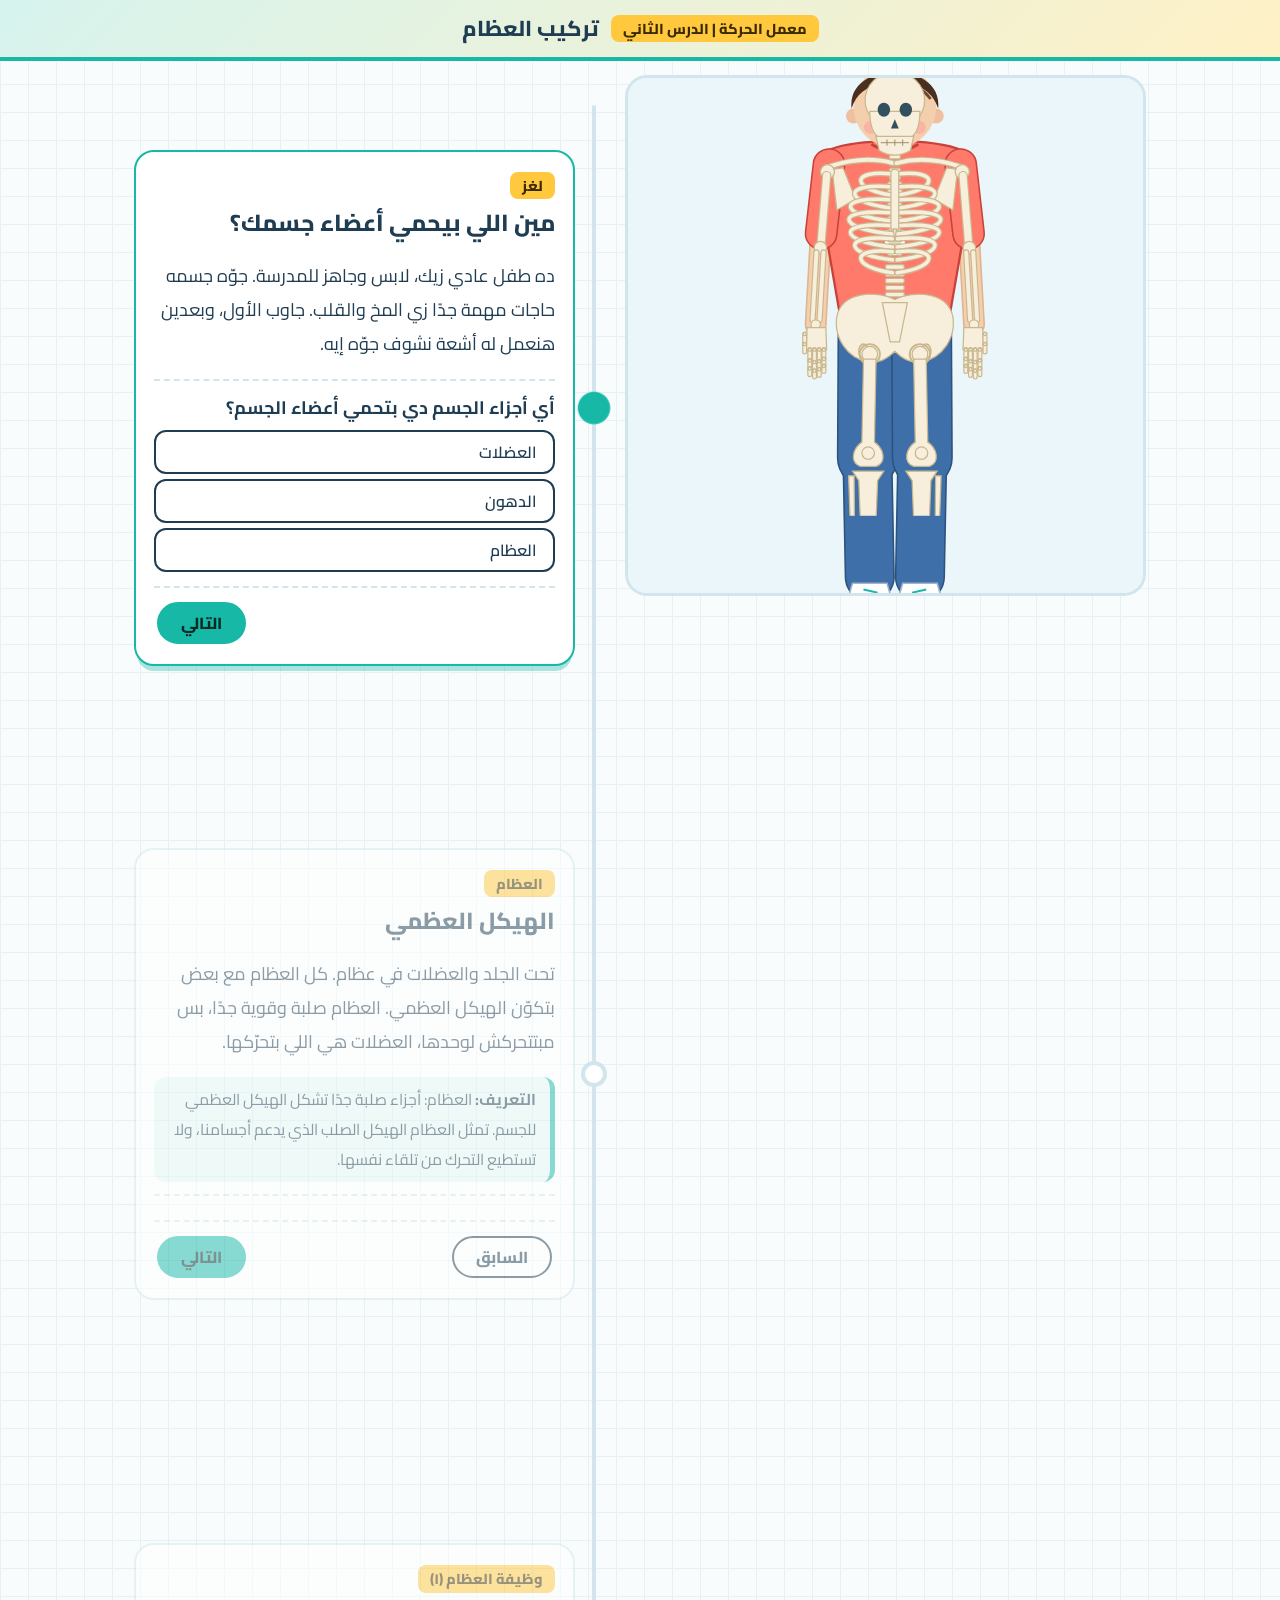
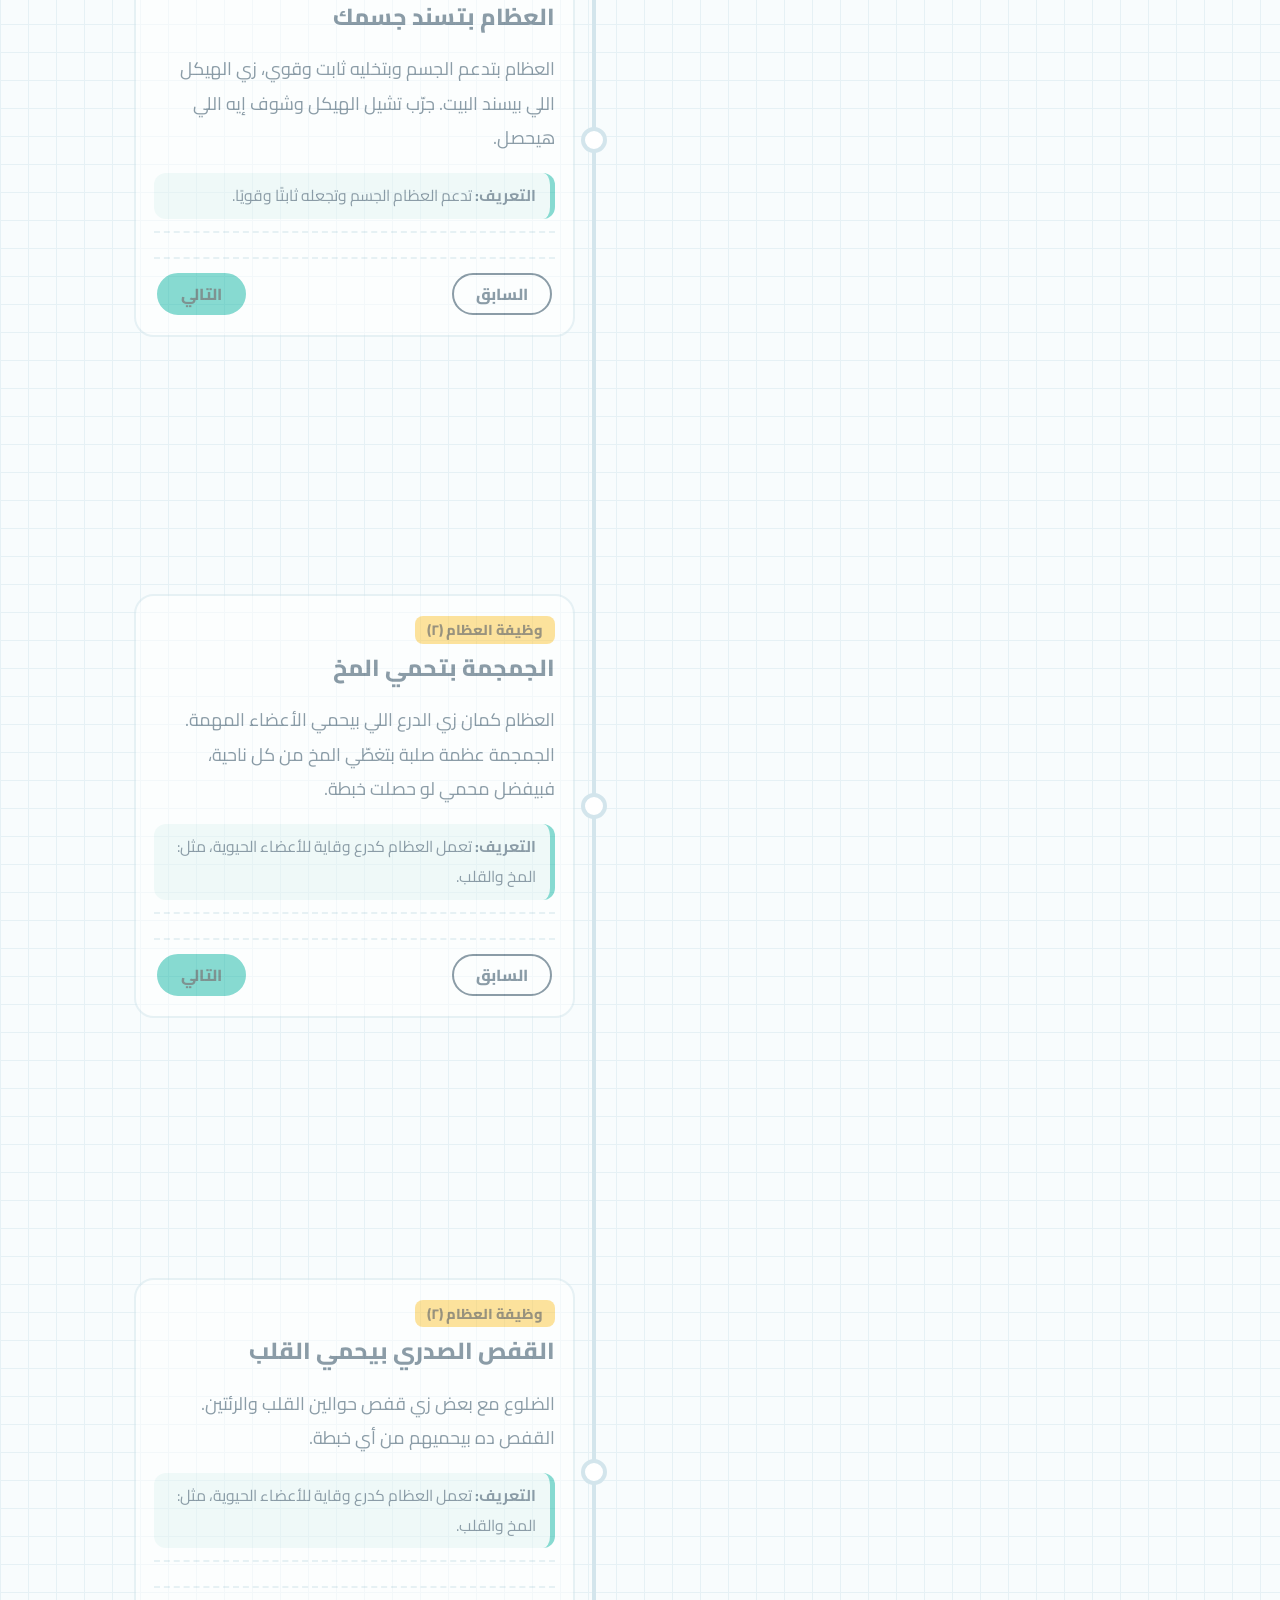
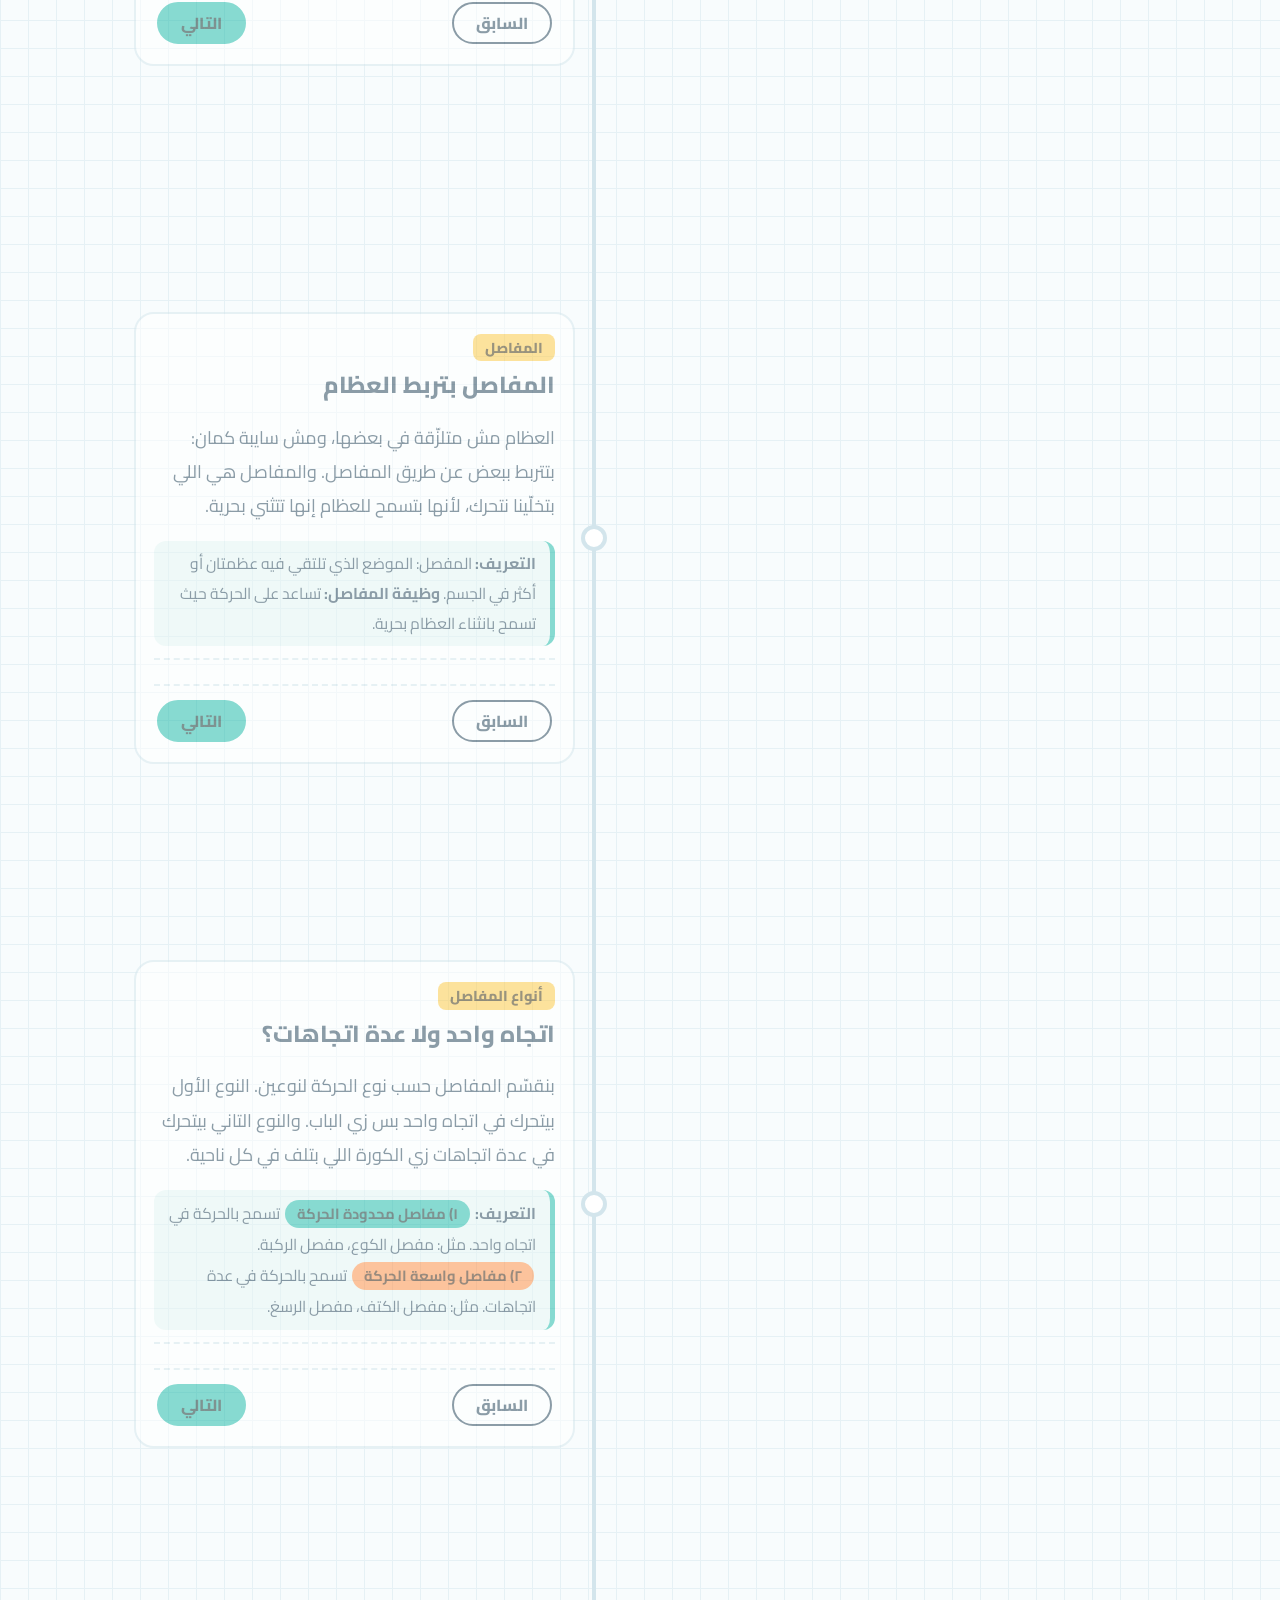
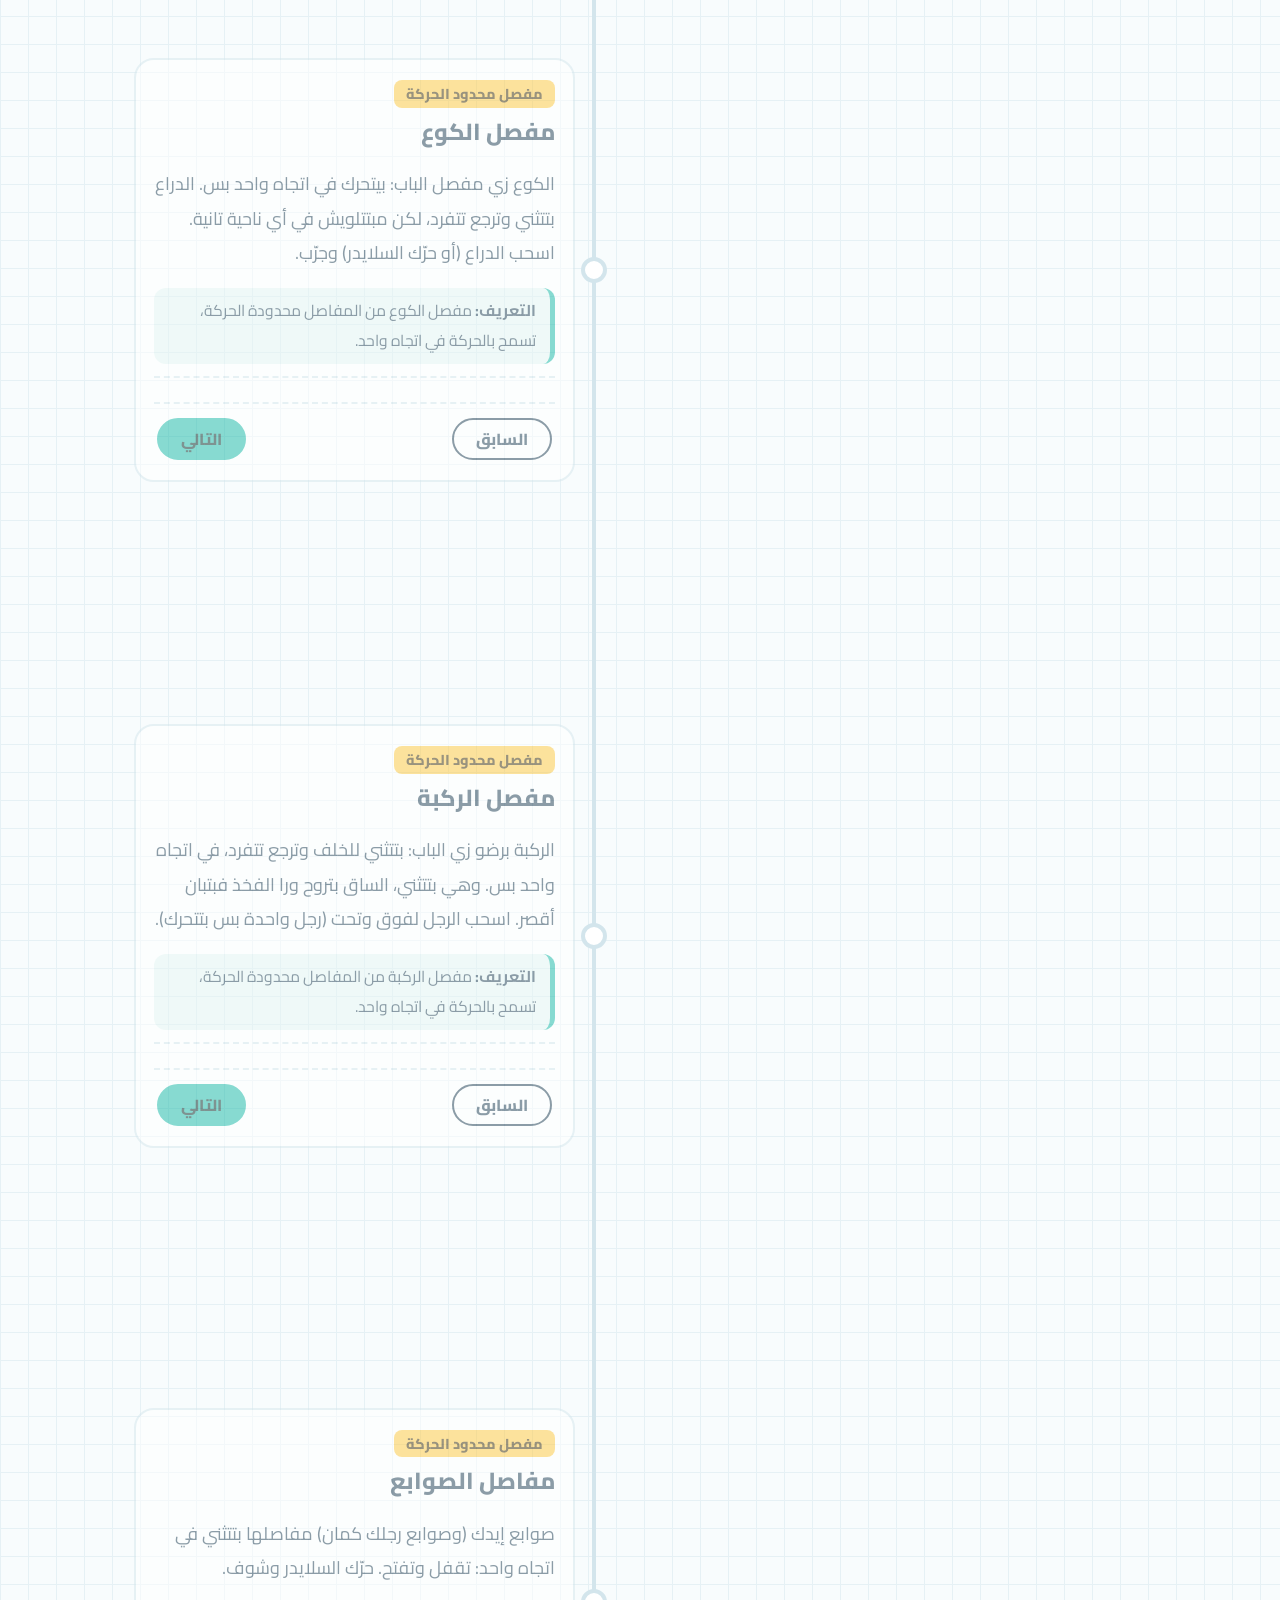
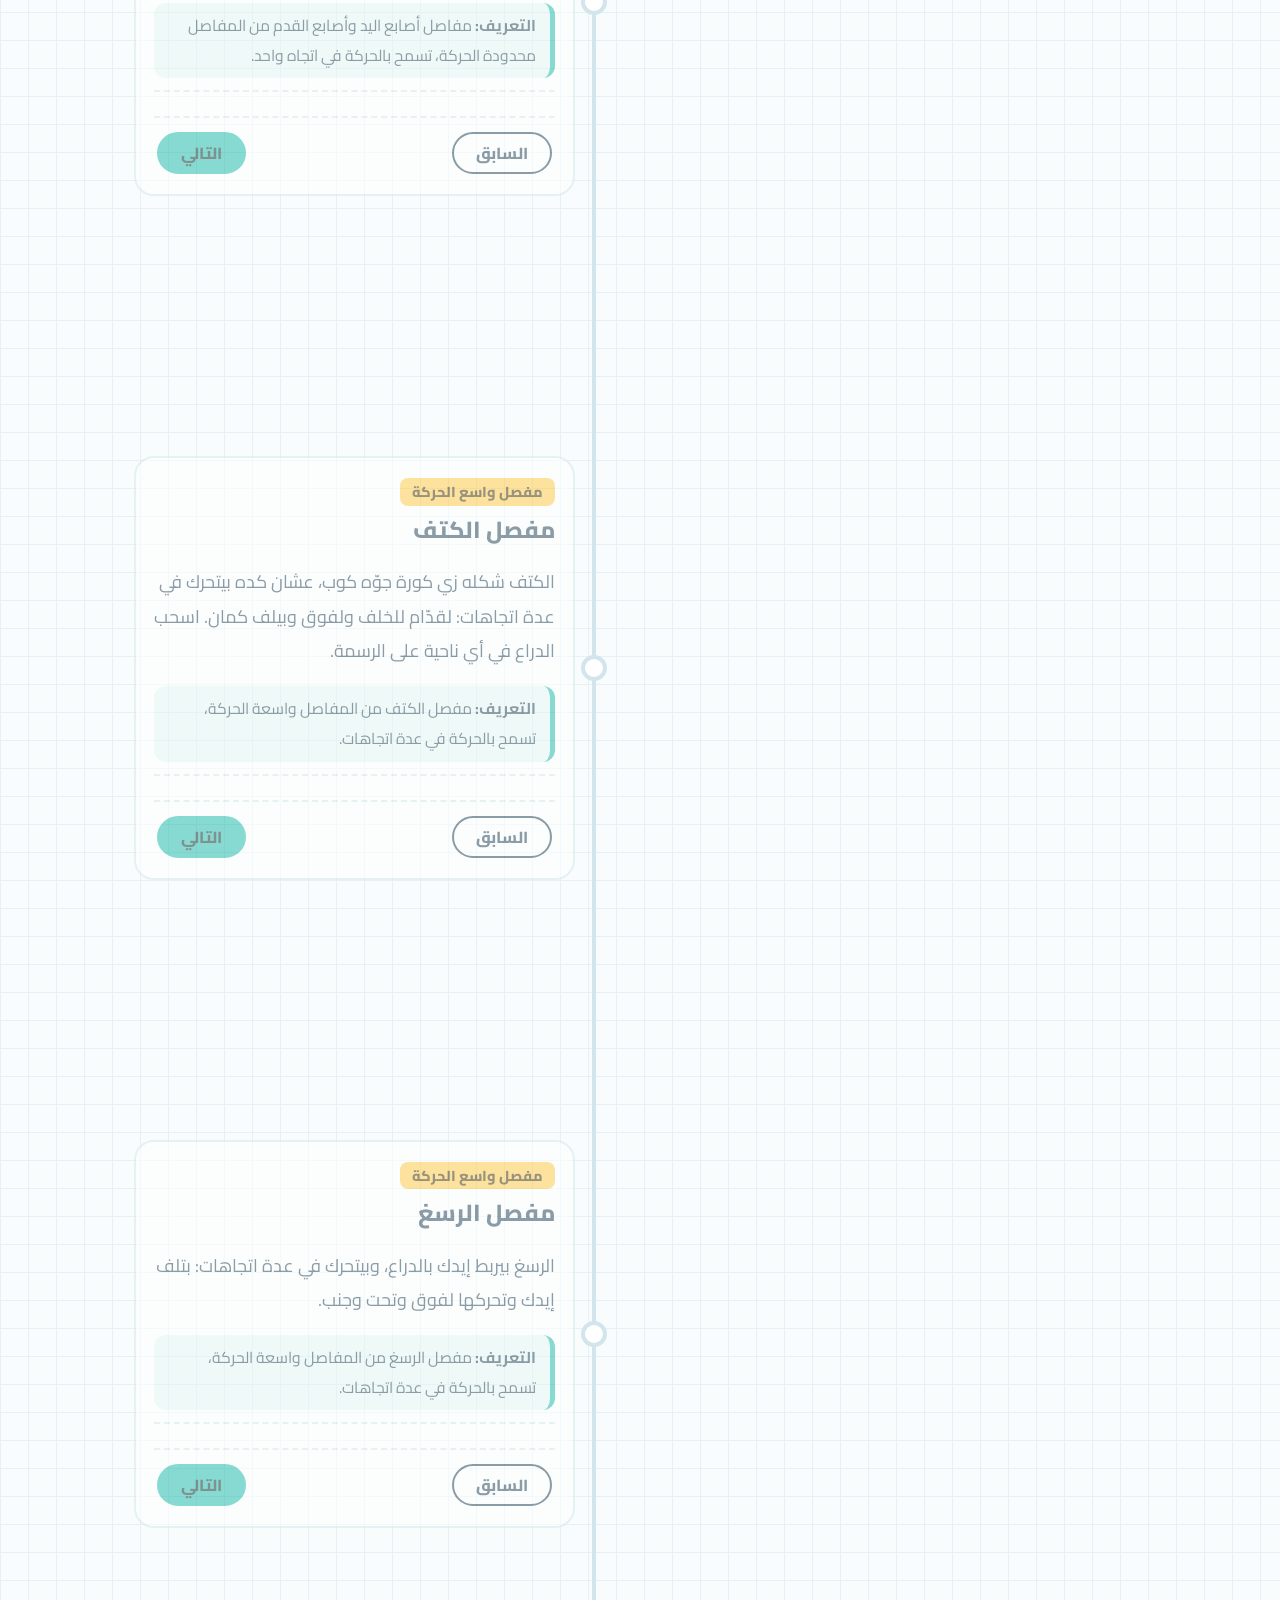
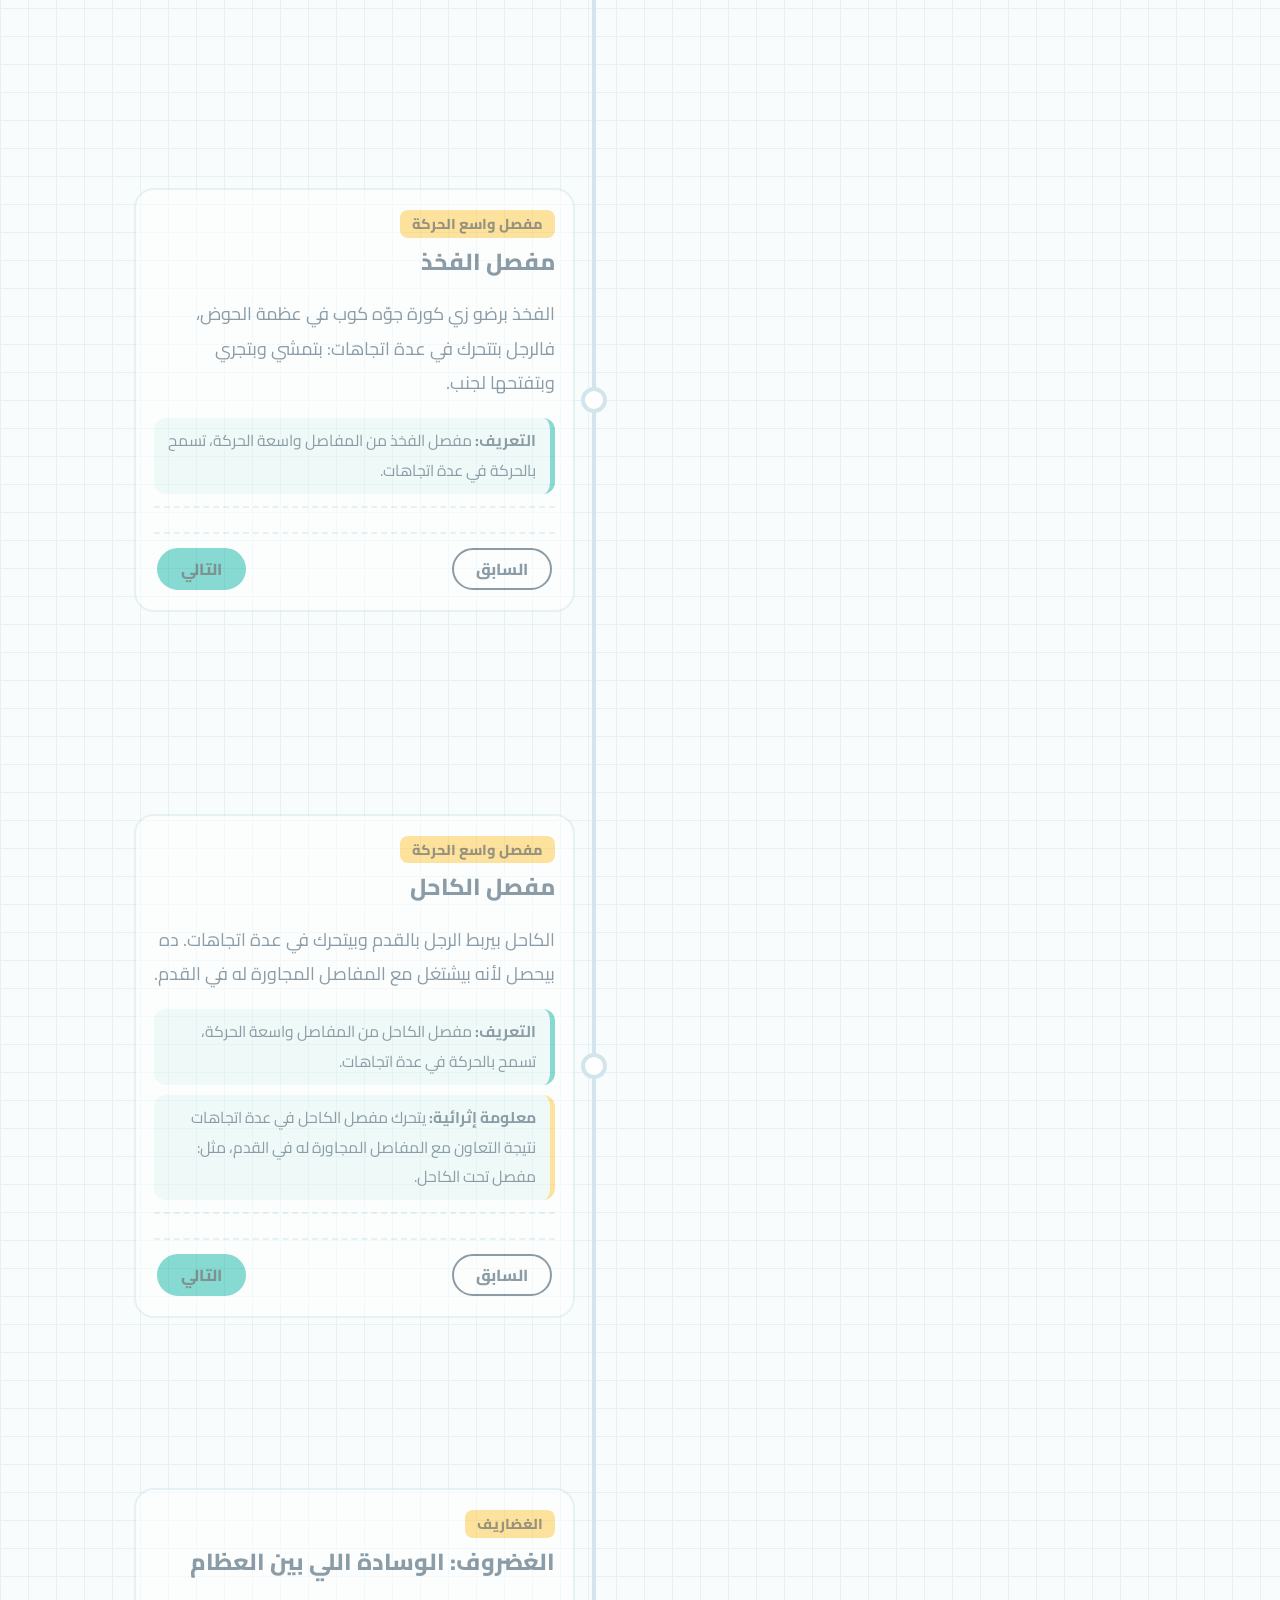
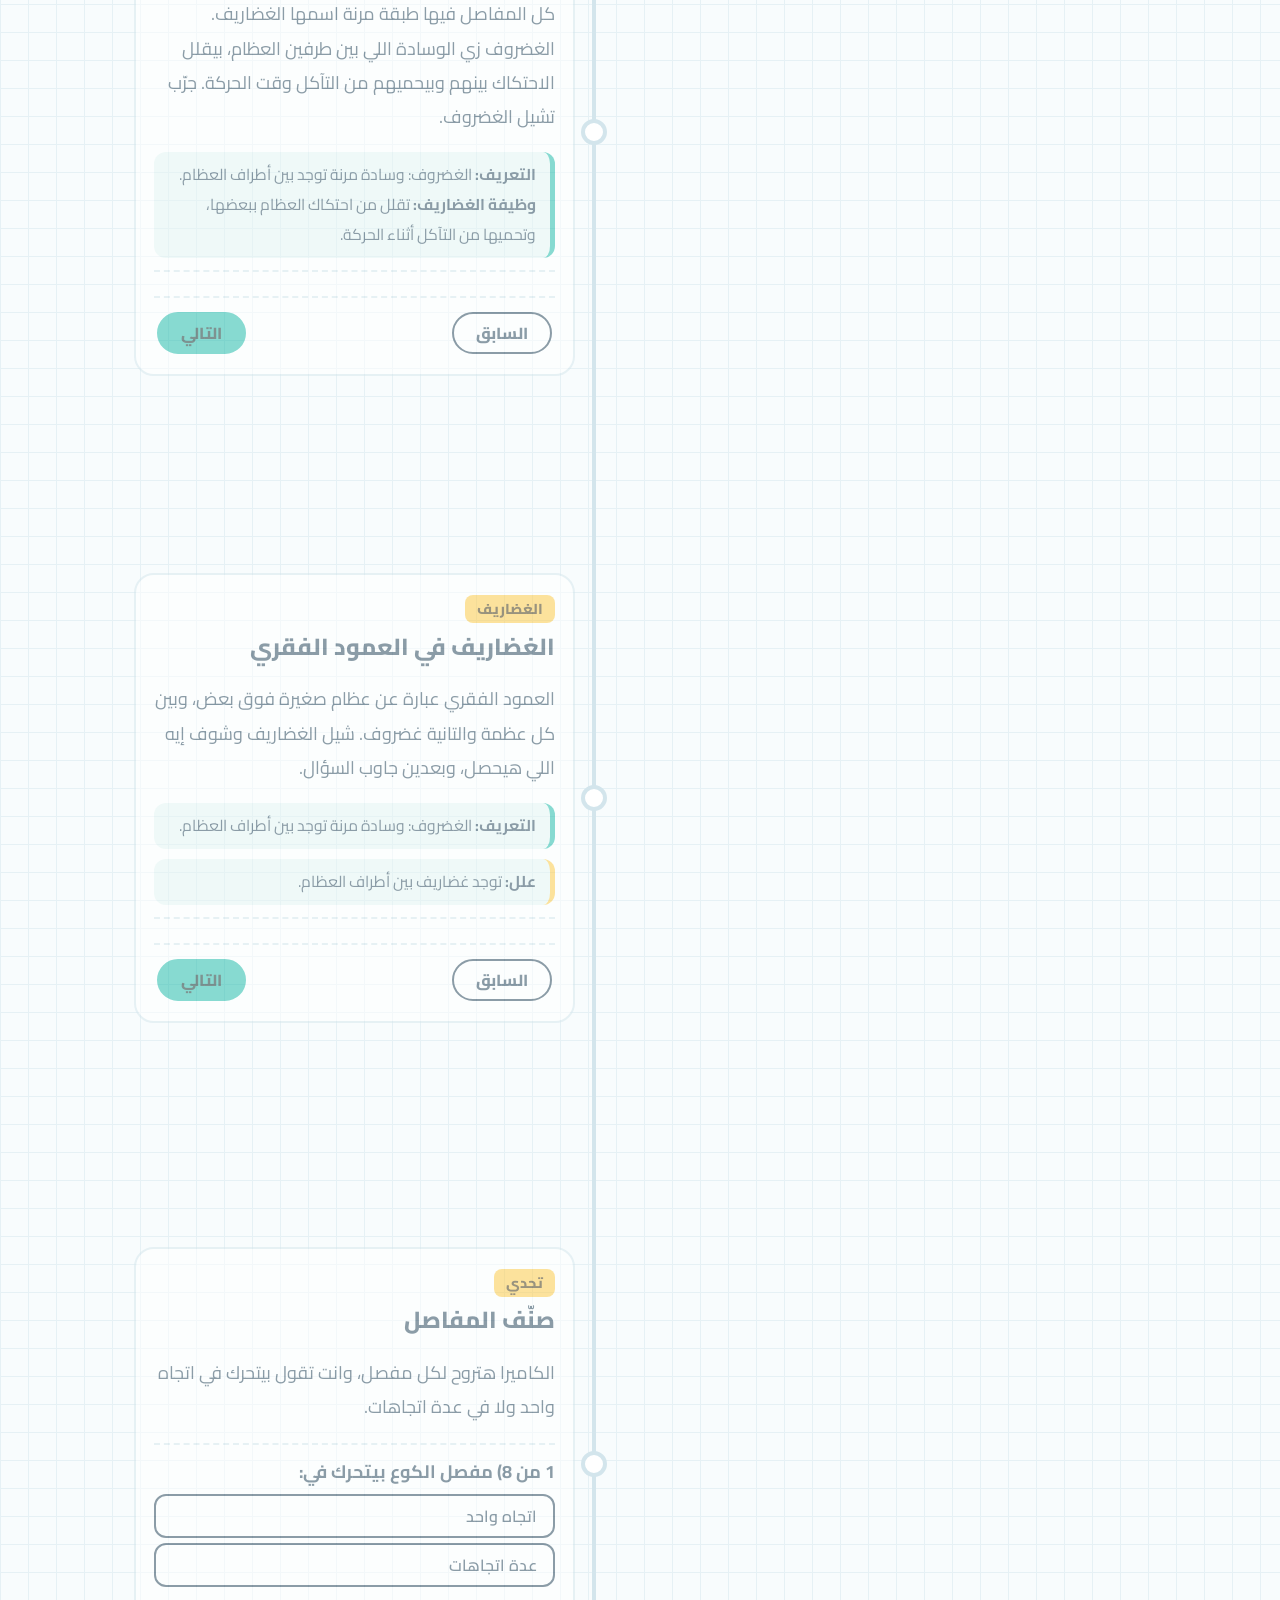
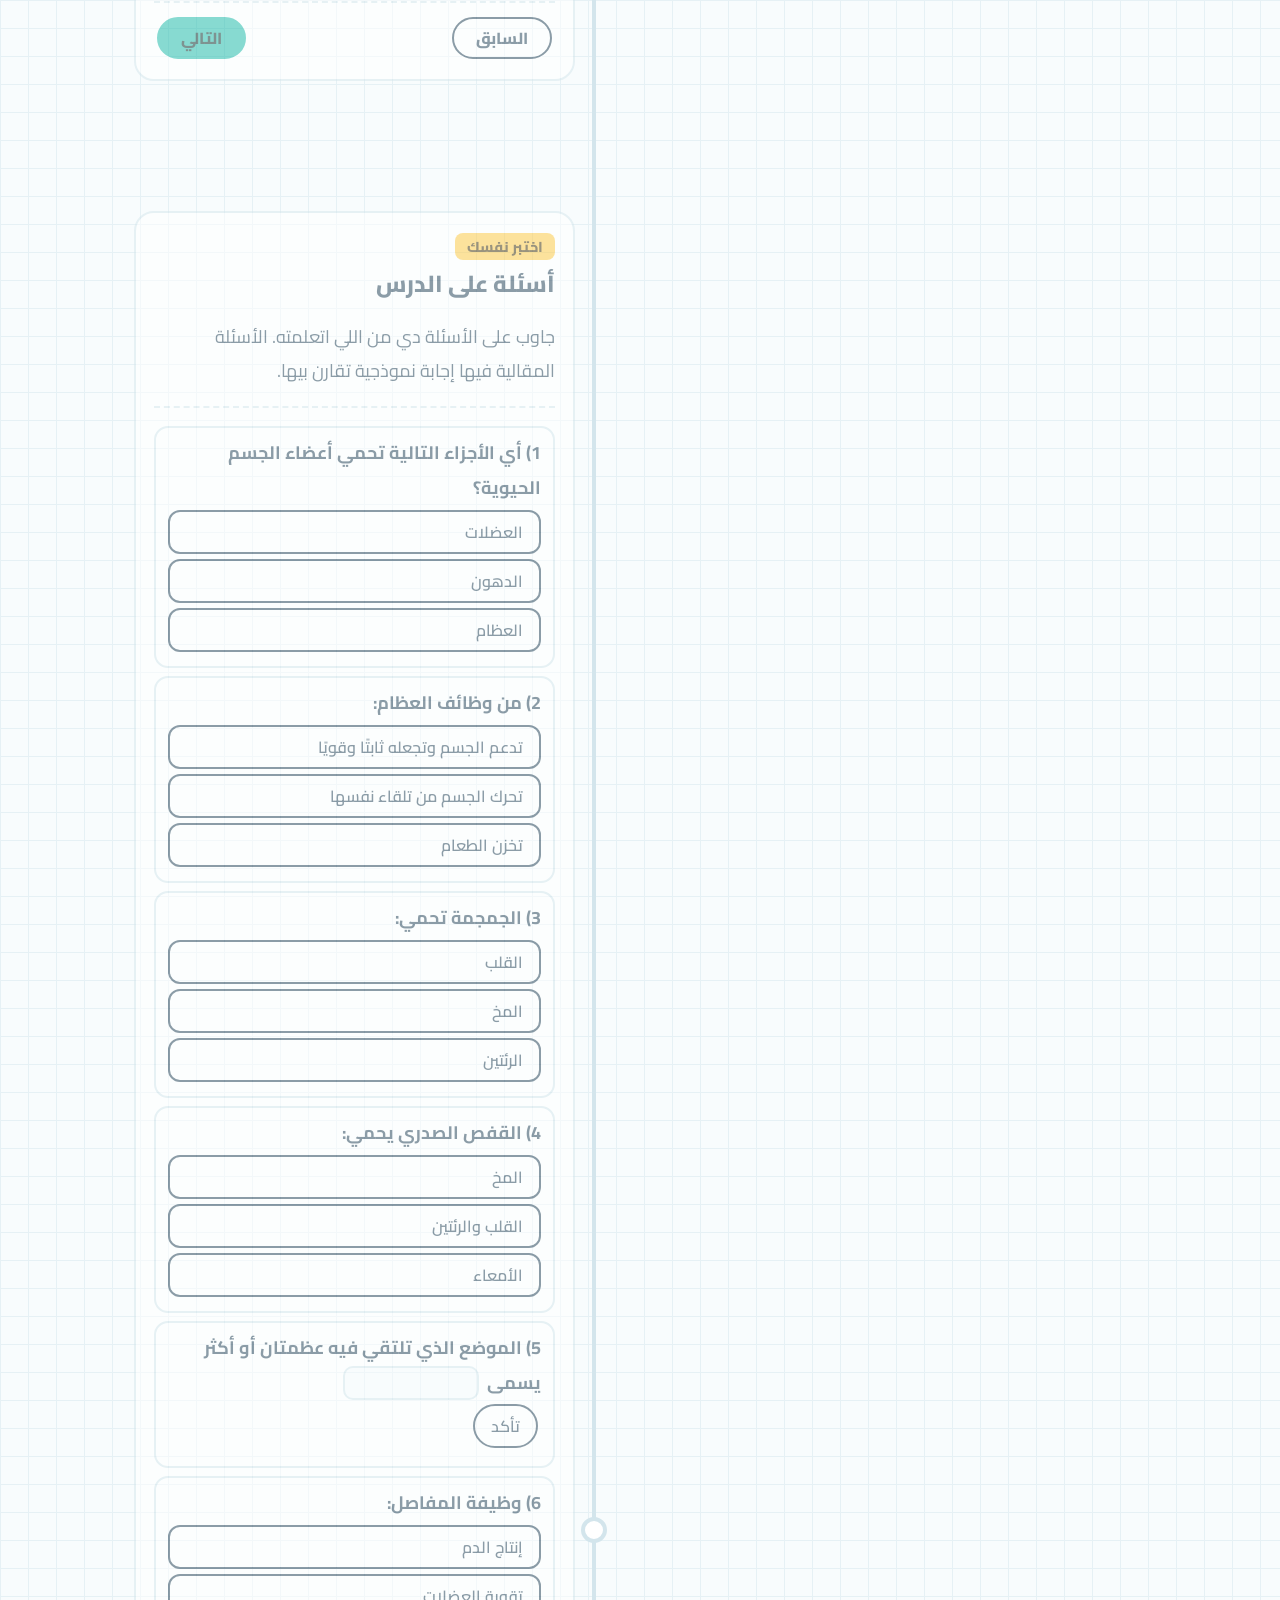
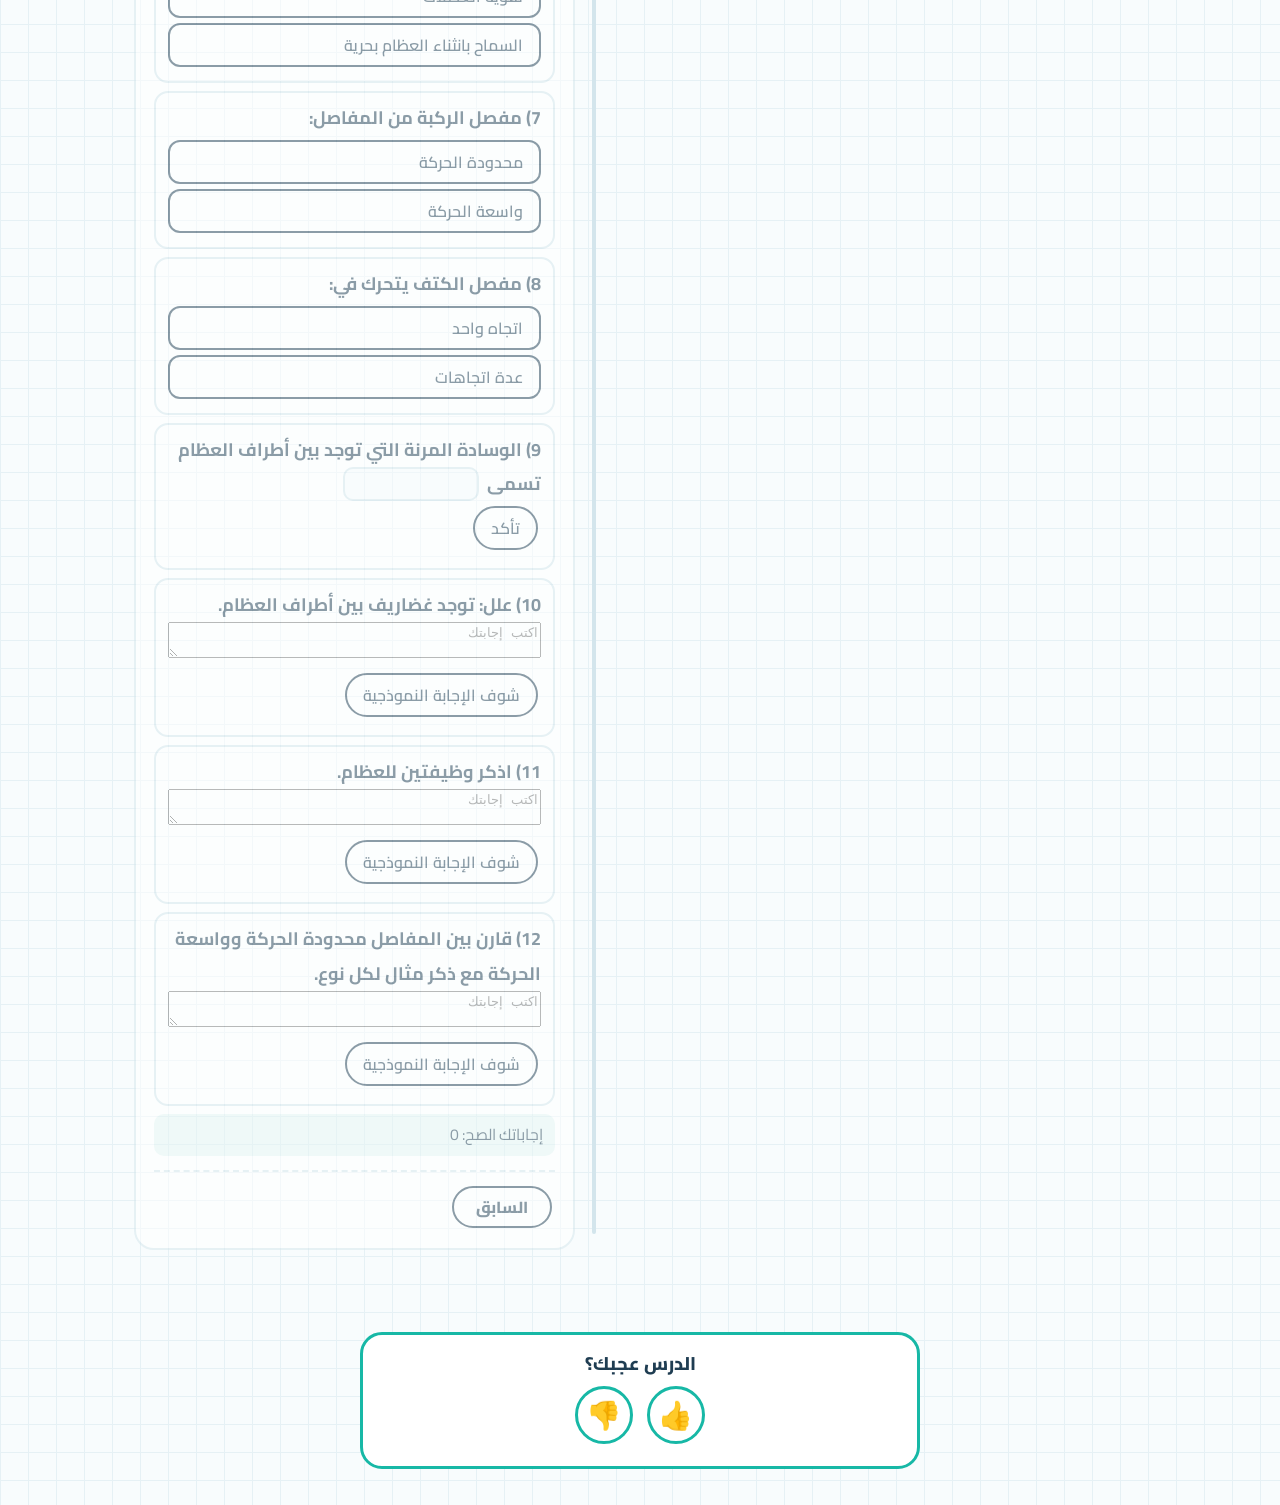
<file: lessons/ch1/lesson2.html>
<!DOCTYPE html>
<html lang="ar" dir="rtl">
<head>
    <meta charset="utf-8">
    <meta name="viewport" content="width=device-width, initial-scale=1, viewport-fit=cover">
    <title>تركيب العظام | معمل الحركة</title>
    <link href="https://fonts.googleapis.com/css2?family=Cairo:wght@400;600;800&display=swap" rel="stylesheet">
    <style>
        :root {
            --bg: #f8fcfd;
            --card: #fff;
            --ink: #1f3d52;
            --ink2: #5a7587;
            --line: #d3e5ec;
            --teal: #17b8a6;
            --tint: #e5f6f3;
            --red: #e8584f;
            --blue: #3b9ad9;
            --sun: #ffc83d;
            --org: #ff8a3d;
            --bone: #f7eedb;
            --boneline: #c9b88f;
            --ok: #1a9a55;
            --grid: #e6f1f5;
            --h1: #d6f3ee;
            --h2: #fff1c6;
            --stage: #eaf6f9;
            box-sizing: border-box;
            padding-top: env(safe-area-inset-top,0px)
        }

        @media(prefers-color-scheme:dark) {
            :root:not([data-theme="light"]) {
                --bg: #081426;
                --card: #0f2742;
                --ink: #e6eef7;
                --ink2: #9db4c8;
                --line: #244764;
                --teal: #2dd4bf;
                --tint: #12304a;
                --red: #ef6a5e;
                --blue: #6bb8dc;
                --bone: #e3d9c0;
                --boneline: #8a7c5a;
                --ok: #5fd18d;
                --grid: #0d2238;
                --h1: #0f2a3f;
                --h2: #143a66;
                --stage: #10304a
            }
        }

        * {
            box-sizing: border-box
        }

        html {
            scroll-behavior: smooth
        }

        body {
            margin: 0;
            background-color: var(--bg);
            background-image: linear-gradient(var(--grid) 1px,transparent 1px),linear-gradient(90deg,var(--grid) 1px,transparent 1px);
            background-size: 28px 28px;
            color: var(--ink);
            font-family: Cairo,Tahoma,sans-serif;
            line-height: 1.9;
            font-size: 18px
        }

        .hero {
            background: linear-gradient(135deg,var(--h1),var(--h2));
            padding: 8px 14px;
            border-bottom: 4px solid var(--teal);
            display: flex;
            gap: 12px;
            align-items: center;
            justify-content: center;
            flex-wrap: wrap
        }

            .hero h1 {
                font-size: 1.35rem;
                margin: 0;
                font-weight: 800
            }

        .tg {
            display: inline-block;
            background: var(--sun);
            color: #3a2a00;
            font-weight: 800;
            border-radius: 8px;
            padding: 0 12px;
            font-size: .9rem
        }

        .lesson {
            max-width: 1040px;
            margin: 0 auto;
            padding: 14px 14px 40px;
            display: grid;
            grid-template-columns: minmax(0,1.1fr) minmax(0,1fr);
            gap: 18px;
            align-items: start
        }

        .stagebox {
            position: sticky;
            top: 10px
        }

        .stage {
            position: relative;
            aspect-ratio: 1;
            border: 3px solid var(--line);
            border-radius: 22px;
            overflow: hidden;
            background: var(--stage)
        }

            .stage svg {
                position: absolute;
                inset: 0;
                width: 100%;
                height: 100%
            }

        #scene {
            touch-action: pan-y
        }

        .drag #scene {
            touch-action: none;
            cursor: grab
        }

        #ov {
            pointer-events: none
        }

        .panel {
            background: var(--card);
            border: 2px solid var(--line);
            border-radius: 20px;
            padding: 16px 18px
        }

            .panel h2 {
                font-size: 1.45rem;
                font-weight: 800;
                margin: 4px 0 6px;
                line-height: 1.5
            }

        .def {
            background: var(--tint);
            border-radius: 12px;
            padding: 8px 14px;
            margin: 10px 0;
            border-inline-start: 5px solid var(--teal);
            font-size: .98rem
        }

            .def b {
                color: var(--ink)
            }

        .demo {
            margin-top: 12px;
            border-top: 2px dashed var(--line);
            padding-top: 10px
        }

        button {
            font-family: inherit;
            font-size: 1rem;
            font-weight: 600;
            border: 2px solid var(--ink);
            background: var(--card);
            color: var(--ink);
            border-radius: 999px;
            padding: 5px 16px;
            cursor: pointer;
            margin: 4px 3px
        }

            button:hover {
                background: var(--tint)
            }

            button.on {
                background: var(--ink);
                color: var(--bg)
            }

            button:focus-visible, input:focus-visible, textarea:focus-visible {
                outline: 3px solid var(--sun);
                outline-offset: 2px
            }

        .opt {
            display: block;
            width: 100%;
            text-align: right;
            border-radius: 12px;
            margin: 5px 0
        }

        .good {
            background: var(--ok) !important;
            border-color: var(--ok) !important;
            color: #fff !important
        }

        .bad {
            background: var(--red) !important;
            border-color: var(--red) !important;
            color: #fff !important
        }

        .res {
            margin-top: 6px;
            font-size: .98rem
        }

            .res.ok {
                color: var(--ok);
                font-weight: 700
            }

            .res.no {
                color: var(--red);
                font-weight: 700
            }

            .res.md {
                background: var(--tint);
                border-radius: 10px;
                padding: 6px 12px
            }

        .in {
            font-family: inherit;
            font-size: 1rem;
            border: 2px solid var(--line);
            border-radius: 10px;
            padding: 0 10px;
            width: 8.5em;
            background: var(--bg);
            color: var(--ink);
            margin: 0 4px
        }

        input[type=range] {
            width: 100%;
            accent-color: var(--teal)
        }

        .chip {
            display: inline-block;
            border-radius: 999px;
            padding: 0 12px;
            font-weight: 700;
            font-size: .92rem;
            margin: 2px
        }

            .chip.h {
                background: var(--teal);
                color: #042a26
            }

            .chip.w {
                background: var(--org);
                color: #3a1a00
            }

        .qq {
            border: 2px solid var(--line);
            border-radius: 14px;
            padding: 8px 12px;
            margin: 8px 0
        }

        .bo {
            stroke: var(--boneline);
            stroke-linecap: round
        }

        .bf {
            stroke: var(--bone);
            stroke-linecap: round
        }

        .bn {
            fill: var(--bone);
            stroke: var(--boneline);
            stroke-width: 1.6
        }

        .kpad, .kfr, .spad, .sfr {
            display: none
        }

        .kpad {
            fill: #7cc4e8;
            stroke: #3b9ad9;
            stroke-width: 1
        }

        .kfr {
            fill: none;
            stroke: var(--red);
            stroke-width: 2
        }

        .spad rect {
            fill: #7cc4e8
        }

        .sfr line {
            stroke: var(--red);
            stroke-width: 1.6;
            stroke-dasharray: 2 1.5
        }

        .kOn .kpad, .sOn .spad {
            display: inline
        }

        .kOff .kfr, .sOff .sfr {
            display: inline
        }

        .jm {
            fill: var(--sun);
            stroke: #fff;
            stroke-width: 2.5;
            cursor: pointer
        }

            .jm.h {
                fill: var(--teal)
            }

            .jm.w {
                fill: var(--org)
            }

            .jm.q {
                fill: var(--sun)
            }

        .org {
            transition: opacity .6s
        }

        #child, #skel, #ribs, #skull, #brain, #lungs {
            transition: opacity .8s
        }

        #fig {
            transition: transform .9s cubic-bezier(.4,1.6,.5,1);
            transform-origin: 200px 726px
        }

        @keyframes pl {
            50% {
                transform: scale(1.35);
                opacity: .4
            }
        }

        .pulse {
            animation: pl 1.2s infinite;
            transform-box: fill-box;
            transform-origin: center
        }

        .bub rect, .bub circle {
            fill: var(--card);
            stroke: var(--ink2);
            stroke-width: 3
        }

        .bub text {
            fill: var(--ink);
            font-family: Cairo,sans-serif
        }

        .b1 {
            font-size: 25px;
            font-weight: 800
        }

        .b2 {
            font-size: 21px
        }

        #ov .bub {
            transition: opacity .4s
        }

        .steps {
            position: relative;
            padding-inline-start: 32px
        }

            .steps::before {
                content: "";
                position: absolute;
                inset-inline-start: 11px;
                top: 30px;
                bottom: 30px;
                width: 4px;
                background: var(--line);
                border-radius: 2px
            }

        .step {
            position: relative;
            min-height: 74vh;
            display: flex;
            align-items: center;
            padding: 14px 0
        }

            .step .node {
                position: absolute;
                inset-inline-start: -32px;
                top: 50%;
                width: 26px;
                height: 26px;
                margin-top: -13px;
                border-radius: 50%;
                background: var(--card);
                border: 4px solid var(--line);
                transition: all .3s;
                z-index: 1
            }

            .step.dn .node {
                border-color: var(--teal)
            }

            .step.on .node {
                background: var(--teal);
                border-color: var(--teal);
                transform: scale(1.25)
            }

            .step .panel {
                width: 100%;
                opacity: .5;
                transition: opacity .4s,box-shadow .4s,border-color .4s
            }

            .step.on .panel {
                opacity: 1;
                border-color: var(--teal);
                box-shadow: 0 8px 0 -3px color-mix(in srgb,var(--teal) 35%,transparent)
            }

        .sn {
            display: flex;
            justify-content: space-between;
            gap: 8px;
            margin-top: 14px;
            border-top: 2px dashed var(--line);
            padding-top: 10px
        }

            .sn button {
                background: var(--teal);
                border-color: var(--teal);
                color: #042a26;
                font-weight: 800;
                padding: 4px 22px
            }

                .sn button.g {
                    background: var(--card);
                    color: var(--ink);
                    border-color: var(--ink)
                }

        #prog {
            position: fixed;
            top: 0;
            inset-inline: 0;
            height: 5px;
            z-index: 40
        }

            #prog i {
                display: block;
                height: 100%;
                width: 0;
                background: var(--teal);
                border-radius: 0 3px 3px 0;
                transition: width .15s
            }

        @media(max-width:780px) {
            .lesson {
                grid-template-columns: 1fr;
                padding-top: 6px
            }

            .stagebox {
                top: 0;
                margin: 0 -14px;
                padding: 8px 14px 10px;
                z-index: 20;
                background-color: var(--bg);
                background-image: linear-gradient(var(--grid) 1px,transparent 1px),linear-gradient(90deg,var(--grid) 1px,transparent 1px);
                background-size: 28px 28px;
                border-bottom: 4px solid var(--teal);
                box-shadow: 0 10px 16px -8px rgba(31,61,82,.35)
            }

            .stage {
                width: min(100%,42vh);
                margin: 0 auto
            }

            .step {
                min-height: 50vh
            }

            .steps {
                padding-inline-start: 28px
            }

            .step .node {
                inset-inline-start: -28px;
                width: 22px;
                height: 22px;
                margin-top: -11px
            }

            body {
                font-size: 17px
            }
        }

        @media(prefers-reduced-motion:reduce) {
            * {
                transition: none !important;
                animation: none !important;
                scroll-behavior: auto !important
            }
        }
    </style>
<style>
.lfx{max-width:560px;margin:28px auto 36px;padding:14px 18px;background:var(--card);color:var(--ink);border:3px solid var(--teal);border-radius:22px;text-align:center;font-family:Cairo,Tahoma,sans-serif;font-size:1rem;line-height:1.6;box-sizing:border-box}
.lfx[hidden]{display:none}
.lfx-q{font-weight:800;font-size:1.15rem}
.lfx-btns{display:flex;justify-content:center;gap:14px;margin:8px 0}
.lfx .lfx-b{font-size:1.7rem;line-height:1;width:58px;height:58px;padding:0;margin:0;border:3px solid var(--teal);border-radius:50%;background:var(--card);color:var(--ink);cursor:pointer;transition:transform .2s,background .2s}
.lfx .lfx-b:hover:not(:disabled){transform:scale(1.12);background:var(--grid)}
.lfx .lfx-b:disabled{cursor:default;opacity:.4}
.lfx .lfx-b.on{opacity:1;background:var(--teal)}
.lfx-t{font-weight:700;color:var(--ink2)}
.lfx-l{display:inline-block;margin-top:8px;font-weight:800;color:#042a26;background:var(--teal);border-radius:999px;padding:2px 18px;text-decoration:none}
.lfx-l:focus-visible,.lfx .lfx-b:focus-visible{outline:3px solid var(--sun);outline-offset:2px}
@media(prefers-reduced-motion:reduce){.lfx .lfx-b{transition:none}}
</style>
</head>
<body>
    <div id="prog"><i></i></div>
    <header class="hero"><span class="tg">معمل الحركة | الدرس الثاني</span><h1>تركيب العظام</h1></header>
    <main class="lesson"><div class="stagebox"><div class="stage"><svg id="scene" viewBox="0 0 760 760" role="img" aria-label="الجسم والهيكل العظمي"></svg><svg id="ov" viewBox="0 0 760 760" aria-hidden="true"></svg></div></div><div class="steps" id="steps"></div></main>
    <section class="lfx" id="lfx" data-lesson="ch1-l2" aria-label="تقييم الدرس">
<div class="lfx-q">الدرس عجبك؟</div>
<div class="lfx-btns"><button type="button" class="lfx-b" data-v="up" aria-label="عجبني">👍</button><button type="button" class="lfx-b" data-v="down" aria-label="مش عجبني">👎</button></div>
<div class="lfx-t" hidden>شكرًا على رأيك! 💚</div>
</section>
<script>
var LFX=document.getElementById('lfx');
(function(){var box=LFX;if(!box)return;
 var id=box.dataset.lesson,key='lfx-'+id,btns=box.querySelectorAll('.lfx-b'),t=box.querySelector('.lfx-t'),v=null;
 try{v=localStorage.getItem(key)}catch(e){}
 function paint(x){btns.forEach(function(b){b.disabled=!!x;b.classList.toggle('on',b.dataset.v==x)});t.hidden=!x}
 paint(v);
 btns.forEach(function(b){b.addEventListener('click',function(){if(b.disabled)return;var vote=b.dataset.v;
  try{localStorage.setItem(key,vote)}catch(e){}
  paint(vote);
  try{parent.postMessage({type:'lfx',lesson:id,vote:vote},'*')}catch(e){}})});
})();
</script>
<script>
    /* ===== drawing builders ===== */
        function ln(x1, y1, x2, y2, w) { var a = ' x1="' + x1 + '" y1="' + y1 + '" x2="' + x2 + '" y2="' + y2 + '"'; return '<line class="bo"' + a + ' stroke-width="' + (w + 3) + '"/><line class="bf"' + a + ' stroke-width="' + w + '"/>' }
        function pth(d, w) { return '<path class="bo" fill="none" d="' + d + '" stroke-width="' + (w + 3) + '"/><path class="bf" fill="none" d="' + d + '" stroke-width="' + w + '"/>' }
        function mir(h) { return '<g transform="translate(400,0) scale(-1,1)">' + h + '</g>' }
        function chain(x, y, L) { var o = '', c = '', yy = y; L.forEach(function (l, i) { o += '<g class="fj" data-k="' + i + '" data-x="' + x + '" data-y="' + yy + '">' + ln(x, yy, x, yy + l, 3.4) + '<circle class="bn" cx="' + x + '" cy="' + yy + '" r="2"/>'; c += '</g>'; yy += l }); return o + c }
        function ARM(s) {
            var f = [[91.5, [14, 10, 8]], [97.5, [16, 11, 8]], [103.5, [15, 10, 8]], [109.5, [12, 9, 7]]].map(function (q) { return chain(q[0], 382, q[1]) }).join('') + chain(85, 362, [13, 10]);
            return '<g id="arm' + s + '" data-n="عظمة العضد"><circle class="bn" cx="114" cy="155" r="9"/>' + ln(113, 160, 106, 246, 9) + '<circle class="bn" cx="105" cy="252" r="8"/>' +
                '<g id="fore' + s + '" data-n="عظمتا الساعد">' + ln(109, 258, 104, 344, 5) + ln(100, 258, 95, 344, 5) + '<circle class="bn" cx="99" cy="350" r="6"/>' +
                '<g id="hand' + s + '" data-n="عظام اليد"><path class="bn" d="M88 354 L112 354 L113 382 L87 382Z"/>' + f + '</g></g></g>'
        }
        function LEG(s) {
            var mt = '', tz = '';[156, 162, 168, 174, 180].forEach(function (x) { mt += ln(x, 686, x, 704, 3.2); tz += ln(x, 704, x, 713, 3.2) });
            var low = '<g id="low' + s + '" data-n="عظمة الساق"><path class="bn" d="M146 537 L186 537 L178 549 L174 652 L168 662 L164 662 L158 652 L154 549Z"/><path class="bn" d="M141 543 L148 543 L149 654 L145 658Z"/><g id="foot' + s + '" data-n="عظام القدم"><path class="bn" d="M158 668 L178 668 L184 700 L152 700Z"/>' + mt + tz + '</g></g>';
            return '<g id="leg' + s + '" data-n="عظمة الفخذ">' + low + '<circle class="bn" cx="168" cy="388" r="10"/>' +
                '<path class="bn" d="M160 394 L176 394 L174 500 C186 508 190 526 176 531 L156 531 C142 526 146 508 158 500Z"/><circle class="bn" data-n="الرضفة (عظمة الركبة)" cx="166" cy="514" r="8"/>' +
                '<ellipse class="kpad" cx="166" cy="533.5" rx="24" ry="4.6"/><path class="kfr" d="M146 533 l4 -3 l4 6 l4 -6 l4 6 l4 -6 l4 6 l4 -6 l4 6 l4 -6 l4 6"/></g>'
        }
        var JS_ = [['shoulder', 'الكتف', 114, 155, 'w'], ['elbow', 'الكوع', 105, 252, 'h'], ['wrist', 'الرسغ', 99, 352, 'w'], ['fingers', 'أصابع اليد', 97, 398, 'h'], ['hip', 'الفخذ', 168, 388, 'w'], ['knee', 'الركبة', 166, 534, 'h'], ['ankle', 'الكاحل', 168, 664, 'w'], ['toes', 'أصابع القدم', 168, 708, 'h']];
        function build() {
            var v = '', dc = '', fr = '';
            for (var i = 0; i < 22; i++) { var y = 124 + i * 8.8, w = i < 5 ? 14 : i < 17 ? 18 : 24; v += '<rect class="bn" x="' + (200 - w / 2) + '" y="' + y + '" width="' + w + '" height="6" rx="2"/>'; dc += '<rect x="' + (201 - w / 2) + '" y="' + (y + 6) + '" width="' + (w - 2) + '" height="2.8" rx="1.2"/>'; fr += '<line x1="' + (197 - w / 2) + '" y1="' + (y + 7.4) + '" x2="' + (203 + w / 2) + '" y2="' + (y + 7.4) + '"/>' }
            var rb = ''; for (var i = 0; i < 7; i++) { var y = 158 + i * 16.5, w = 40 + 26 * Math.sin((i + .5) / 7 * Math.PI), d = 'M197 ' + y + ' C' + (200 - w - 12) + ' ' + (y - 6) + ' ' + (200 - w - 10) + ' ' + (y + 20) + ' 197 ' + (y + 27); rb += pth(d, 4.5) + mir(pth(d, 4.5)) }
            var jm = ''; JS_.forEach(function (j) { [j[2], 400 - j[2]].forEach(function (x) { jm += '<circle class="jm q" data-t="' + j[4] + '" data-j="' + j[0] + '" cx="' + x + '" cy="' + j[3] + '" r="9"/>' }) });
            var st = pth('M198 144 Q160 134 118 148', 5) + '<path class="bn" d="M134 150 L120 152 L126 204 L150 190Z"/>';
            var skull = '<g id="skull" data-n="الجمجمة"><ellipse class="bn" cx="200" cy="64" rx="38" ry="36"/><path class="bn" d="M168 78 C168 104 176 112 186 114 L214 114 C224 112 232 104 232 78Z"/><path class="bn" d="M176 110 L224 110 L220 128 Q200 140 180 128Z"/><path d="M182 118 H218 M190 114 V122 M200 114 V122 M210 114 V122" stroke="#9a8a63" stroke-width="1.2" fill="none"/><ellipse cx="186" cy="76" rx="8" ry="9" fill="#33505f"/><ellipse cx="214" cy="76" rx="8" ry="9" fill="#33505f"/><path d="M200 88 L195 100 L205 100Z" fill="#33505f"/></g>';
            var pelvis = '<g data-n="عظام الحوض"><path class="bn" d="M200 318 C176 306 132 308 126 340 C122 366 138 392 166 398 C180 400 192 392 200 384 C208 392 220 400 234 398 C262 392 278 366 274 340 C268 308 224 306 200 318Z"/><path class="bn" d="M184 322 L216 322 L206 372 L194 372Z"/><ellipse cx="160" cy="384" rx="6" ry="9" fill="none" stroke="#c9b88f" stroke-width="2"/><ellipse cx="240" cy="384" rx="6" ry="9" fill="none" stroke="#c9b88f" stroke-width="2"/><circle cx="168" cy="388" r="13" fill="none" stroke="#c9b88f" stroke-width="2.5"/><circle cx="232" cy="388" r="13" fill="none" stroke="#c9b88f" stroke-width="2.5"/></g>';
            var skel = '<g id="skel" clip-path="url(#sc)">' + '<g data-n="العمود الفقري">' + v + '<g class="spad">' + dc + '</g><g class="sfr">' + fr + '</g></g>' + skull + pelvis + '<g data-n="عظمة الترقوة والكتف">' + st + mir(st) + '</g>' +
                '<g id="ribs" data-n="القفص الصدري (الضلوع)">' + rb + '<rect class="bn" x="195" y="152" width="10" height="78" rx="4"/><path class="bn" d="M198 228 L202 228 L200 244Z"/></g>' +
                ARM('L') + mir(ARM('R')) + LEG('L') + mir(LEG('R')) + '</g>';
            var lung = '<path d="M192 166 C168 160 142 190 146 242 C148 266 182 268 192 254Z" fill="#a7d9ef" stroke="#5aa3c8" stroke-width="2"/>';
            var orgs = '<g id="brain" class="org"><path d="M200 36 C226 32 240 50 236 68 C232 82 214 88 200 84 C186 88 168 82 164 68 C160 50 174 32 200 36Z" fill="#f2a1b5" stroke="#c9667f" stroke-width="2"/><path d="M200 38 V82 M182 50 Q190 58 182 68 M218 50 Q210 58 218 68" fill="none" stroke="#c9667f" stroke-width="1.8"/></g><g id="lungs" class="org">' + lung + mir(lung) + '<path d="M214 214 C202 196 176 212 214 250 C250 212 226 196 214 214Z" fill="#e8584f" stroke="#a82d26" stroke-width="2"/></g>';
            var ch = build_child();
            return { fig: '<g id="fig">' + ch + orgs + skel + '<g id="jm">' + jm + '</g><g id="rings"></g><g id="ind"></g></g>' };
        }
        function build_child() {
            function lg() { return '<path d="M166 340 L165 520" stroke="#2d527e" stroke-width="78" stroke-linecap="round"/><path d="M165 520 L168 672" stroke="#2d527e" stroke-width="64" stroke-linecap="round"/><path d="M166 340 L165 520" stroke="#3e6fa8" stroke-width="74" stroke-linecap="round"/><path d="M165 520 L168 672" stroke="#3e6fa8" stroke-width="60" stroke-linecap="round"/><path d="M146 680 L190 680 L198 708 Q202 724 184 726 L142 726 Q136 712 146 680Z" fill="#fff" stroke="#9fb4c8" stroke-width="2"/><path d="M144 718 L196 718 L196 726 L144 726Z" fill="#17b8a6"/><path d="M160 688 L178 692 M158 696 L180 700" stroke="#17b8a6" stroke-width="2.5"/>' }
            function ar() { return '<path d="M106 226 L99 350" stroke="#e0b48c" stroke-width="28" stroke-linecap="round"/><circle cx="97" cy="374" r="15" fill="#f4cfae"/><path d="M106 228 L99 350" stroke="#f4cfae" stroke-width="24" stroke-linecap="round"/>' }
            function sl() { return '<path d="M116 146 L106 234" stroke="#c9423a" stroke-width="42" stroke-linecap="round"/><path d="M116 146 L106 234" stroke="#ff7a6b" stroke-width="38" stroke-linecap="round"/>' }
            return '<g id="child">' + lg() + mir(lg()) + ar() + mir(ar()) +
                '<path d="M114 128 C150 112 250 112 286 128 L298 176 L270 338 L130 338 L102 176Z" fill="#ff7a6b" stroke="#c9423a" stroke-width="3"/>' + sl() + mir(sl()) +
                '<path d="M130 330 H270 V346 H130Z" fill="#5a3d2b"/><rect x="190" y="330" width="20" height="16" rx="3" fill="#ffc83d"/>' +
                '<path d="M200 214 l7 15 17 2 -12 11 4 17 -16 -9 -16 9 4 -17 -12 -11 17 -2z" fill="#fff"/><path d="M170 120 Q200 138 230 120" fill="none" stroke="#c9423a" stroke-width="4"/>' +
                '<rect x="187" y="100" width="26" height="30" fill="#f4cfae"/><g transform="translate(200 72) scale(1.2) translate(-200 -72)"><circle cx="156" cy="82" r="8" fill="#eec0a0"/><circle cx="244" cy="82" r="8" fill="#eec0a0"/><circle cx="200" cy="72" r="44" fill="#f4cfae"/>' +
                '<path d="M154 74 C148 22 252 22 246 74 C240 54 222 46 200 46 C178 46 160 54 154 74Z" fill="#4a2f1f"/><path d="M200 46 C214 46 230 52 238 64" fill="none" stroke="#6b4630" stroke-width="3"/>' +
                '<ellipse cx="184" cy="80" rx="4.5" ry="6" fill="#2b2b2b"/><ellipse cx="216" cy="80" rx="4.5" ry="6" fill="#2b2b2b"/><circle cx="185.6" cy="77.6" r="1.6" fill="#fff"/><circle cx="217.6" cy="77.6" r="1.6" fill="#fff"/>' +
                '<path d="M176 68 Q184 64 192 68 M208 68 Q216 64 224 68" fill="none" stroke="#4a2f1f" stroke-width="2.5" stroke-linecap="round"/><circle cx="174" cy="94" r="7" fill="#ff9a9a" opacity=".5"/><circle cx="226" cy="94" r="7" fill="#ff9a9a" opacity=".5"/><path d="M188 98 Q200 110 212 98" fill="none" stroke="#a5533f" stroke-width="3" stroke-linecap="round"/></g></g>';
        }

        /* ===== lesson engine ===== */
        var $ = function (s) { return document.querySelector(s) }, OX = 180, sc, ov;
        var CAM = { full: { x: 0, y: 0, w: 760 }, skull: { x: 280, y: -20, w: 200 }, chest: { x: 230, y: 75, w: 300 }, elbow: { x: 124, y: 92, w: 320 }, knee: { x: 176, y: 358, w: 340 }, hand: { x: 193, y: 300, w: 170 }, shoulder: { x: 124, y: -16, w: 340 }, wrist: { x: 194, y: 267, w: 170 }, hip: { x: 50, y: 150, w: 560 }, ankle: { x: 263, y: 583, w: 170 }, toes: { x: 283, y: 651, w: 130 }, cartK: { x: 266, y: 448, w: 160 }, spine: { x: 250, y: 92, w: 260 } };
        var cam = { x: 0, y: 0, w: 760 }, raf = 0, ST = {}, CUR = null, scanH = 0, pl = 0, lastU = {};
        var PV = { elbow: [105, 252], knee: [166, 534] }, BP = { shoulder: ['arm', 114, 155], hip: ['leg', 168, 388], wrist: ['hand', 99, 352], ankle: ['foot', 168, 664] };
        function T(id, tr) { ((CUR && CUR.side) ? [CUR.side] : ['L', 'R']).forEach(function (s) { var e = $('#' + id + s); if (e) e.setAttribute('transform', tr) }) }
        function resetPose() { ['arm', 'leg', 'hand', 'foot', 'fore', 'low'].forEach(function (i) { ['L', 'R'].forEach(function (s) { var e = $('#' + i + s); if (e) e.setAttribute('transform', '') }) }); pCurl(0) }
        function pCurl(c) { document.querySelectorAll('.fj').forEach(function (g) { g.setAttribute('transform', 'rotate(' + (-[62, 80, 56][+g.dataset.k] * c) + ' ' + g.dataset.x + ' ' + g.dataset.y + ')') }) }
        function ballM(key, px, py, vx, vy, lim) {
            if (key == 'hip') vx = Math.min(vx, .2);
            var r = Math.hypot(vx, vy); if (r > 1) { vx /= r; vy /= r; r = 1 }
            if (lim) { if (vy < .5) vy = .5; var mx = Math.sqrt(Math.max(0, 1 - vy * vy)); vx = Math.max(-mx, Math.min(mx, vx)); r = Math.hypot(vx, vy); if (r > 1) { vx /= r; vy /= r; r = 1 } }
            var ux, uy, L; if (r < .14) { var u = lastU[key] || [0, 1]; ux = u[0]; uy = u[1]; L = .14 } else { ux = vx / r; uy = vy / r; L = r; lastU[key] = [ux, uy] }
            return 'translate(' + px + ' ' + py + ') matrix(' + uy + ' ' + (-ux) + ' ' + (ux * L) + ' ' + (uy * L) + ' 0 0) translate(' + (-px) + ' ' + (-py) + ')'
        }
        function pBall(j, vx, vy) { var b = BP[j]; T(b[0], ballM(j, b[1], b[2], vx, vy, j == 'wrist' || j == 'ankle')) }
        function setHinge(j, a, msg) {
            if (j == 'elbow') T('fore', 'rotate(' + a + ' 105 252)'); else T('low', 'translate(166 534) scale(1 ' + Math.cos(a * Math.PI / 180) + ') translate(-166 -534)');
            var s = $('#sl'); if (s) s.value = a; var t = $('#stt'); if (t) t.textContent = msg || (a < 4 ? 'مفرودة. اسحبها وشوف بتتحرك إزاي.' : (j == 'elbow' ? 'بتتثني في اتجاه واحد بس: لفوق ناحية الكتف.' : 'الركبة بتتثني للخلف في اتجاه واحد بس، والساق بتروح ورا الفخذ.'))
        }
        /* camera / bubbles */
        function setCam(c, ms, cb) {
            var f = { x: cam.x, y: cam.y, w: cam.w }, t0 = null; cancelAnimationFrame(raf); hideBub();
            function s(t) { if (!t0) t0 = t; var k = Math.min(1, (t - t0) / ms), e = k < .5 ? 2 * k * k : 1 - Math.pow(-2 * k + 2, 2) / 2; cam = { x: f.x + (c.x - f.x) * e, y: f.y + (c.y - f.y) * e, w: f.w + (c.w - f.w) * e }; sc.setAttribute('viewBox', cam.x + ' ' + cam.y + ' ' + cam.w + ' ' + cam.w); if (k < 1) raf = requestAnimationFrame(s); else if (cb) cb() } raf = requestAnimationFrame(s)
        }
        function hideBub() { document.querySelectorAll('#ov g.bub').forEach(function (b) { b.style.opacity = 0 }) }
        function bub(t1, t2, pos, tx, ty, w, slot) {
            slot = slot || 0; w = w || 300; var h = t2 ? 88 : 60, P = { tl: [14, 14], tr: [746 - w, 14], bl: [14, 746 - h], br: [746 - w, 746 - h] }[pos] || [14, 14];
            var sx = (tx - cam.x) / cam.w * 760, sy = (ty - cam.y) / cam.w * 760, top = P[1] + h / 2 < sy, ax = P[0] + w / 2, ay = top ? P[1] + h : P[1], d = '';
            [[.4, 9], [.72, 6]].forEach(function (q) { d += '<circle cx="' + (ax + (sx - ax) * q[0]) + '" cy="' + (ay + (sy - ay) * q[0]) + '" r="' + q[1] + '"/>' });
            var old = $('#bs' + slot); if (old) old.remove();
            ov.insertAdjacentHTML('beforeend', '<g id="bs' + slot + '" class="bub"><rect x="' + P[0] + '" y="' + P[1] + '" width="' + w + '" height="' + h + '" rx="34"/>' + d + '<text class="b1" x="' + (P[0] + w / 2) + '" y="' + (P[1] + 38) + '" text-anchor="middle">' + t1 + '</text>' + (t2 ? '<text class="b2" x="' + (P[0] + w / 2) + '" y="' + (P[1] + 68) + '" text-anchor="middle">' + t2 + '</text>' : '') + '</g>');
            var b = $('#bs' + slot); b.style.opacity = 0; requestAnimationFrame(function () { b.style.opacity = 1 })
        }
        function rings(l) { $('#rings').innerHTML = (l || []).map(function (r) { return '<circle class="pulse" cx="' + r[0] + '" cy="' + r[1] + '" r="' + (r[2] || 16) + '" fill="none" stroke="var(--sun)" stroke-width="4" stroke-dasharray="6 5"/>' }).join('') }
        function P_(px, py, r, a) { a = a * Math.PI / 180; return [px - r * Math.sin(a), py + r * Math.cos(a)] }
        function arrowArc(px, py, r, a0, a1, col, dash) {
            var p0 = P_(px, py, r, a0), p1 = P_(px, py, r, a1), sw = a1 > a0 ? 1 : 0, tip = P_(px, py, r, a1 + (a1 > a0 ? 10 : -10)), rad = a1 * Math.PI / 180, n = [-Math.sin(rad), Math.cos(rad)], b1 = [p1[0] + n[0] * 7, p1[1] + n[1] * 7], b2 = [p1[0] - n[0] * 7, p1[1] - n[1] * 7];
            return '<path d="M' + p0 + ' A' + r + ' ' + r + ' 0 0 ' + sw + ' ' + p1 + '" fill="none" stroke="' + col + '" stroke-width="4"' + (dash ? ' stroke-dasharray="6 5"' : '') + '/><path d="M' + tip + ' L' + b1 + ' L' + b2 + 'Z" fill="' + col + '"/>'
        }
        function ind(k, px, py, r) {
            var h = '';
            if (k == 'h') { h = arrowArc(px, py, r, 14, 105, 'var(--teal)', 0) + arrowArc(px, py, r, -14, -44, 'var(--red)', 1); var m = P_(px, py, r + 22, -30); h += '<text x="' + m[0] + '" y="' + m[1] + '" text-anchor="middle" font-size="17" font-weight="800" fill="var(--red)" style="paint-order:stroke;stroke:#fff;stroke-width:4px">ممنوع</text>' }
            else if (k == 'k') { h = '<path d="M' + (px - 60) + ' ' + (py + 112) + ' L' + (px - 60) + ' ' + (py + 40) + '" stroke="var(--teal)" stroke-width="5" stroke-linecap="round"/><path d="M' + (px - 60) + ' ' + (py + 24) + ' L' + (px - 69) + ' ' + (py + 42) + ' L' + (px - 51) + ' ' + (py + 42) + 'Z" fill="var(--teal)"/><text x="' + (px - 60) + '" y="' + (py + 134) + '" text-anchor="middle" font-size="17" font-weight="800" fill="var(--teal)" style="paint-order:stroke;stroke:#fff;stroke-width:4px">للخلف بس</text>' }
            else if (k == 'w') { for (var i = 0; i < 8; i++) { var a = i * 45 * Math.PI / 180, x0 = px + Math.cos(a) * r, y0 = py + Math.sin(a) * r, x1 = px + Math.cos(a) * (r + 16), y1 = py + Math.sin(a) * (r + 16); h += '<line x1="' + x0 + '" y1="' + y0 + '" x2="' + x1 + '" y2="' + y1 + '" stroke="var(--org)" stroke-width="3.5" stroke-linecap="round"/><circle cx="' + x1 + '" cy="' + y1 + '" r="3.5" fill="var(--org)"/>' } }
            $('#ind').innerHTML = h
        }
        function scan(on, cb) { var f = scanH, to = on ? 830 : 0, t0 = null; function s(t) { if (!t0) t0 = t; var k = Math.min(1, (t - t0) / 1100); scanH = f + (to - f) * k; $('#scr').setAttribute('height', scanH); var l = $('#scl'); l.setAttribute('y', scanH - 60); l.style.opacity = (k < 1 && on) ? .85 : 0; if (k < 1) requestAnimationFrame(s); else if (cb) cb() } requestAnimationFrame(s) }
        function vis() {
            $('#child').style.opacity = ST.x ? (ST.col ? 1 : .12) : 1; $('#skel').style.opacity = ST.col ? 0 : 1;
            $('#fig').style.transform = ST.col ? 'scale(1.18,.5)' : 'none';
            $('#skull').style.opacity = ST.br ? .2 : 1; $('#ribs').style.opacity = ST.ht ? .2 : ST.fd ? .1 : 1;
            $('#brain').style.opacity = ST.br ? 1 : 0; $('#lungs').style.opacity = ST.ht ? 1 : 0;
            $('#jm').style.display = ST.mk ? 'block' : 'none';
            document.querySelectorAll('.jm').forEach(function (c) { c.setAttribute('class', 'jm ' + (ST.mk == 2 ? c.dataset.t : 'q')) });
            sc.setAttribute('class', (ST.drag ? 'drag ' : '') + (ST.cr == 1 ? (ST.co ? 'kOn ' : 'kOff ') : '') + (ST.cr == 2 ? (ST.co ? 'sOn' : 'sOff') : ''))
        }
        function stopPlay() { if (pl) { cancelAnimationFrame(pl); pl = 0 } }
        function play(fn) { stopPlay(); var t0 = null; function s(t) { if (!t0) t0 = t; fn((t - t0) / 1000); pl = requestAnimationFrame(s) } pl = requestAnimationFrame(s) }
        function sp(e) { var p = sc.createSVGPoint(); p.x = e.clientX; p.y = e.clientY; var q = p.matrixTransform(sc.getScreenCTM().inverse()); return [q.x, q.y] }
        function dragTo(q) {
            var D = CUR.drag; if (!D) return;
            var pv = D.t == 'h' ? PV[D.j] : [BP[D.j][1], BP[D.j][2]], vx = q[0] - OX - pv[0], vy = q[1] - pv[1];
            if (D.t == 'h') { var th, bad; if (D.j == 'knee') { var c = vy / 130; bad = c > 1.08; th = Math.acos(Math.max(-.574, Math.min(1, c))) * 180 / Math.PI } else { th = Math.atan2(-vx, vy) * 180 / Math.PI; bad = th < 0 && th > -100; if (th < -100) th = D.max; th = Math.max(0, Math.min(D.max, th)) } setHinge(D.j, th, bad ? 'مفيش حركة في الاتجاه ده! المفصل ده بيتحرك في اتجاه واحد بس.' : null) }
            else pBall(D.j, vx / D.R, vy / D.R)
        }
        function hingeBind(j, max) { CUR.drag = { t: 'h', j: j, max: max }; var s = $('#sl'); s.oninput = function () { stopPlay(); setHinge(j, +s.value) }; $('#pp').onclick = function () { play(function (t) { setHinge(j, max * (.5 - .5 * Math.cos(t * 2))) }) }; setHinge(j, 0) }
        function ballBind(j, R) { CUR.drag = { t: 'b', j: j, R: R }; $('#pp').onclick = function () { play(function (t) { var r = .5 + .45 * Math.abs(Math.sin(t * .45)), a = t * 1.7 + 1.5; pBall(j, Math.cos(a) * r, Math.sin(a) * r + .2) }) } }
        /* ===== steps ===== */
        function opts(box, arr, ans, okMsg, badMsg) { var r = box.querySelector('.res'); box.querySelectorAll('.opt').forEach(function (b, i) { b.onclick = function () { box.querySelectorAll('.opt').forEach(function (x) { x.classList.remove('good', 'bad') }); var ok = i == ans; b.classList.add(ok ? 'good' : 'bad'); r.className = 'res ' + (ok ? 'ok' : 'no'); r.textContent = ok ? okMsg : badMsg } }) }
        var TOG = function (label, off, key, msgOn, msgOff) { return { h: '<button id="tg">' + label + '</button><div class="res md" id="tm">' + msgOff + '</div>', b: function () { var b = $('#tg'); b.onclick = function () { ST[key] = ST[key] ? 0 : 1; b.textContent = ST[key] ? off : label; b.classList.toggle('on', !!ST[key]); $('#tm').textContent = ST[key] ? msgOn : msgOff; vis() } } } };
        var HD = '<div class="def"><b>التعريف:</b> ';
        var STEPS = [
            {
                t: 'لغز', h: 'مين اللي بيحمي أعضاء جسمك؟', p: 'ده طفل عادي زيك، لابس وجاهز للمدرسة. جوّه جسمه حاجات مهمة جدًا زي المخ والقلب. جاوب الأول، وبعدين هنعمل له أشعة نشوف جوّه إيه.', cam: 'full', st: { x: 0 }, bub: ['ده طفل عادي', 'جوّاه حاجات مهمة', 'tr', 200, 70, 235],
                demo: { h: '<b>أي أجزاء الجسم دي بتحمي أعضاء الجسم؟</b><button class="opt">العضلات</button><button class="opt">الدهون</button><button class="opt">العظام</button><div class="res"></div>', b: function (box) { opts(box, 0, 2, 'صح! العظام هي اللي بتحمي. دوس "التالي" ونعمل أشعة.', 'لأ، فكّر في الحاجة الصلبة جدًا اللي في جسمك.') } }
            },
            {
                t: 'العظام', h: 'الهيكل العظمي', p: 'تحت الجلد والعضلات في عظام. كل العظام مع بعض بتكوّن الهيكل العظمي. العظام صلبة وقوية جدًا، بس مبتتحركش لوحدها، العضلات هي اللي بتحرّكها.', d: HD + 'العظام: أجزاء صلبة جدًا تشكل الهيكل العظمي للجسم. تمثل العظام الهيكل الصلب الذي يدعم أجسامنا، ولا تستطيع التحرك من تلقاء نفسها.</div>', cam: 'full', st: { x: 1 }, names: 1, bub: ['الهيكل العظمي', 'عظام صلبة وقوية', 'tl', 200, 210, 235],
                demo: { h: 'جرّب: دوس على أي جزء في الهيكل عشان تعرف اسمه.' }
            },
            { t: 'وظيفة العظام (١)', h: 'العظام بتسند جسمك', p: 'العظام بتدعم الجسم وبتخليه ثابت وقوي، زي الهيكل اللي بيسند البيت. جرّب تشيل الهيكل وشوف إيه اللي هيحصل.', d: HD + 'تدعم العظام الجسم وتجعله ثابتًا وقويًا.</div>', cam: 'full', st: { x: 1 }, bub: ['العظام بتسند الجسم', 'وبتخليه ثابت وقوي', 'tr', 200, 300, 235], demo: TOG('شيل الهيكل العظمي', 'رجّع الهيكل العظمي', 'col', 'من غير عظام الجسم وقع ومعدش يقدر يقف.', 'دلوقتي الجسم واقف ثابت بفضل الهيكل.') },
            { t: 'وظيفة العظام (٢)', h: 'الجمجمة بتحمي المخ', p: 'العظام كمان زي الدرع اللي بيحمي الأعضاء المهمة. الجمجمة عظمة صلبة بتغطّي المخ من كل ناحية، فبيفضل محمي لو حصلت خبطة.', d: HD + 'تعمل العظام كدرع وقاية للأعضاء الحيوية، مثل: المخ والقلب.</div>', cam: 'skull', st: { x: 1 }, bub: ['الجمجمة', 'بتحمي المخ', 'tl', 200, 64, 300], ring: [[200, 64, 46]], demo: TOG('اكشف اللي جوّه الجمجمة', 'قفّل الجمجمة', 'br', 'ده المخ جوّه الجمجمة. العظمة بتحميه من كل ناحية.', 'دوس عشان تشوف إيه اللي جوّه الجمجمة.') },
            { t: 'وظيفة العظام (٢)', h: 'القفص الصدري بيحمي القلب', p: 'الضلوع مع بعض زي قفص حوالين القلب والرئتين. القفص ده بيحميهم من أي خبطة.', d: HD + 'تعمل العظام كدرع وقاية للأعضاء الحيوية، مثل: المخ والقلب.</div>', cam: 'chest', st: { x: 1 }, bub: ['القفص الصدري', 'بيحمي القلب والرئتين', 'tl', 200, 215, 300], demo: TOG('اكشف اللي جوّه القفص', 'قفّل القفص', 'ht', 'القلب (الأحمر) والرئتين (الأزرق) جوّه القفص ومحميين بالضلوع.', 'دوس عشان تشوف إيه اللي جوّه القفص الصدري.') },
            { t: 'المفاصل', h: 'المفاصل بتربط العظام', p: 'العظام مش متلزّقة في بعضها، ومش سايبة كمان: بتتربط ببعض عن طريق المفاصل. والمفاصل هي اللي بتخلّينا نتحرك، لأنها بتسمح للعظام إنها تتثني بحرية.', d: HD + 'المفصل: الموضع الذي تلتقي فيه عظمتان أو أكثر في الجسم. <b>وظيفة المفاصل:</b> تساعد على الحركة حيث تسمح بانثناء العظام بحرية.</div>', cam: 'full', st: { x: 1, mk: 1 }, names: 2, bub: ['المفاصل', 'بتربط العظام ببعض', 'tr', 114, 155, 235], demo: { h: 'جرّب: دوس على أي نقطة صفرا عشان تعرف اسم المفصل.' } },
            { t: 'أنواع المفاصل', h: 'اتجاه واحد ولا عدة اتجاهات؟', p: 'بنقسّم المفاصل حسب نوع الحركة لنوعين. النوع الأول بيتحرك في اتجاه واحد بس زي الباب. والنوع التاني بيتحرك في عدة اتجاهات زي الكورة اللي بتلف في كل ناحية.', d: HD + '<span class="chip h">١) مفاصل محدودة الحركة</span> تسمح بالحركة في اتجاه واحد. مثل: مفصل الكوع، مفصل الركبة.<br><span class="chip w">٢) مفاصل واسعة الحركة</span> تسمح بالحركة في عدة اتجاهات. مثل: مفصل الكتف، مفصل الرسغ.</div>', cam: 'full', st: { x: 1, mk: 2 }, names: 3, bub: ['تيل = اتجاه واحد', 'برتقاني = عدة اتجاهات', 'tr', 114, 155, 235], demo: { h: 'دوس على أي مفصل تعرف نوعه. (أصابع اليد والقدم: اتجاه واحد. الكاحل والفخذ: عدة اتجاهات.)' } },
            {
                t: 'مفصل محدود الحركة', h: 'مفصل الكوع', p: 'الكوع زي مفصل الباب: بيتحرك في اتجاه واحد بس. الدراع بتتثني وترجع تتفرد، لكن مبتتلويش في أي ناحية تانية. اسحب الدراع (أو حرّك السلايدر) وجرّب.', d: HD + 'مفصل الكوع من المفاصل محدودة الحركة، تسمح بالحركة في اتجاه واحد.</div>', cam: 'elbow', st: { x: 1, drag: 1 }, bub: ['الكوع', 'اتجاه واحد بس', 'tl', 105, 252, 300], ring: [[105, 252, 18]], i: ['h', 105, 252, 85],
                demo: { h: '<input type="range" id="sl" min="0" max="140" value="0" aria-label="ثني الدراع"><div class="res md" id="stt"></div><button id="pp">وريني الحركة</button>', b: function () { hingeBind('elbow', 140) } }
            },
            {
                t: 'مفصل محدود الحركة', h: 'مفصل الركبة', p: 'الركبة برضو زي الباب: بتتثني للخلف وترجع تتفرد، في اتجاه واحد بس. وهي بتتثني، الساق بتروح ورا الفخذ فبتبان أقصر. اسحب الرجل لفوق وتحت (رجل واحدة بس بتتحرك).', d: HD + 'مفصل الركبة من المفاصل محدودة الحركة، تسمح بالحركة في اتجاه واحد.</div>', cam: 'knee', side: 'L', st: { x: 1, drag: 1 }, bub: ['الركبة', 'اتجاه واحد بس', 'tl', 166, 534, 300], ring: [[166, 534, 20]], i: ['k', 166, 534, 0],
                demo: { h: '<input type="range" id="sl" min="0" max="125" value="0" aria-label="ثني الركبة"><div class="res md" id="stt"></div><button id="pp">وريني الحركة</button>', b: function () { hingeBind('knee', 125) } }
            },
            {
                t: 'مفصل محدود الحركة', h: 'مفاصل الصوابع', p: 'صوابع إيدك (وصوابع رجلك كمان) مفاصلها بتتثني في اتجاه واحد: تقفل وتفتح. حرّك السلايدر وشوف.', d: HD + 'مفاصل أصابع اليد وأصابع القدم من المفاصل محدودة الحركة، تسمح بالحركة في اتجاه واحد.</div>', cam: 'hand', st: { x: 1 }, bub: ['مفاصل الصوابع', 'اتجاه واحد بس', 'tl', 97, 398, 300],
                demo: { h: '<input type="range" id="sl" min="0" max="100" value="0" aria-label="قفل الصوابع"><div class="res md">الصوابع بتقفل وتفتح في اتجاه واحد.</div>', b: function () { $('#sl').oninput = function () { pCurl(this.value / 100) } } }
            },
            {
                t: 'مفصل واسع الحركة', h: 'مفصل الكتف', p: 'الكتف شكله زي كورة جوّه كوب، عشان كده بيتحرك في عدة اتجاهات: لقدّام للخلف ولفوق وبيلف كمان. اسحب الدراع في أي ناحية على الرسمة.', d: HD + 'مفصل الكتف من المفاصل واسعة الحركة، تسمح بالحركة في عدة اتجاهات.</div>', cam: 'shoulder', st: { x: 1, drag: 1 }, bub: ['الكتف', 'عدة اتجاهات', 'tl', 114, 155, 300], ring: [[114, 155, 18]], i: ['w', 114, 155, 20],
                demo: { h: '<div class="res md">اسحب الدراع في أي اتجاه: لفوق، للجنب، أو قرّبها منك.</div><button id="pp">وريني الحركة</button>', b: function () { ballBind('shoulder', 130) } }
            },
            {
                t: 'مفصل واسع الحركة', h: 'مفصل الرسغ', p: 'الرسغ بيربط إيدك بالدراع، وبيتحرك في عدة اتجاهات: بتلف إيدك وتحركها لفوق وتحت وجنب.', d: HD + 'مفصل الرسغ من المفاصل واسعة الحركة، تسمح بالحركة في عدة اتجاهات.</div>', cam: 'wrist', st: { x: 1, drag: 1 }, bub: ['الرسغ', 'عدة اتجاهات', 'tl', 99, 352, 300], ring: [[99, 352, 14]], i: ['w', 99, 352, 16],
                demo: { h: '<div class="res md">اسحب اليد في أي ناحية.</div><button id="pp">وريني الحركة</button>', b: function () { ballBind('wrist', 70) } }
            },
            {
                t: 'مفصل واسع الحركة', h: 'مفصل الفخذ', p: 'الفخذ برضو زي كورة جوّه كوب في عظمة الحوض، فالرجل بتتحرك في عدة اتجاهات: بتمشي وبتجري وبتفتحها لجنب.', d: HD + 'مفصل الفخذ من المفاصل واسعة الحركة، تسمح بالحركة في عدة اتجاهات.</div>', cam: 'hip', side: 'L', st: { x: 1, drag: 1 }, bub: ['الفخذ', 'عدة اتجاهات', 'tl', 168, 388, 300], ring: [[168, 388, 20]], i: ['w', 168, 388, 24],
                demo: { h: '<div class="res md">اسحب الرجل في أي اتجاه (رجل واحدة بس بتتحرك).</div><button id="pp">وريني الحركة</button>', b: function () { ballBind('hip', 140) } }
            },
            {
                t: 'مفصل واسع الحركة', h: 'مفصل الكاحل', p: 'الكاحل بيربط الرجل بالقدم وبيتحرك في عدة اتجاهات. ده بيحصل لأنه بيشتغل مع المفاصل المجاورة له في القدم.', d: HD + 'مفصل الكاحل من المفاصل واسعة الحركة، تسمح بالحركة في عدة اتجاهات.</div><div class="def" style="border-color:var(--sun)"><b>معلومة إثرائية:</b> يتحرك مفصل الكاحل في عدة اتجاهات نتيجة التعاون مع المفاصل المجاورة له في القدم، مثل: مفصل تحت الكاحل.</div>', cam: 'ankle', side: 'L', st: { x: 1, drag: 1 }, bub: ['الكاحل', 'عدة اتجاهات', 'tl', 168, 664, 300], ring: [[168, 664, 16]], i: ['w', 168, 664, 18],
                demo: { h: '<div class="res md">اسحب القدم في أي ناحية.</div><button id="pp">وريني الحركة</button>', b: function () { ballBind('ankle', 60) } }
            },
            {
                t: 'الغضاريف', h: 'الغضروف: الوسادة اللي بين العظام', p: 'كل المفاصل فيها طبقة مرنة اسمها الغضاريف. الغضروف زي الوسادة اللي بين طرفين العظام، بيقلل الاحتكاك بينهم وبيحميهم من التآكل وقت الحركة. جرّب تشيل الغضروف.', d: HD + 'الغضروف: وسادة مرنة توجد بين أطراف العظام. <b>وظيفة الغضاريف:</b> تقلل من احتكاك العظام ببعضها، وتحميها من التآكل أثناء الحركة.</div>', cam: 'cartK', st: { x: 1, cr: 1, co: 1 }, bub: ['الغضروف', 'وسادة بين العظام', 'tl', 166, 534, 300],
                demo: { h: '<button id="tg" class="on">شيل الغضروف</button><div class="res md" id="tm">الغضروف (الأزرق) بين العظام وبيحميها من الاحتكاك.</div>', b: function () { $('#tg').onclick = function () { ST.co = ST.co ? 0 : 1; this.textContent = ST.co ? 'شيل الغضروف' : 'رجّع الغضروف'; $('#tm').textContent = ST.co ? 'الغضروف (الأزرق) بين العظام وبيحميها من الاحتكاك.' : 'من غير غضروف العظام بتحتك ببعض (الخط الأحمر) وبتتآكل.'; vis() } } }
            },
            {
                t: 'الغضاريف', h: 'الغضاريف في العمود الفقري', p: 'العمود الفقري عبارة عن عظام صغيرة فوق بعض، وبين كل عظمة والتانية غضروف. شيل الغضاريف وشوف إيه اللي هيحصل، وبعدين جاوب السؤال.', d: HD + 'الغضروف: وسادة مرنة توجد بين أطراف العظام.</div><div class="def" style="border-color:var(--sun)"><b>علل:</b> توجد غضاريف بين أطراف العظام.</div>', cam: 'spine', st: { x: 1, cr: 2, co: 1, fd: 1 }, bub: ['الغضاريف', 'بين عظام العمود الفقري', 'tl', 200, 230, 300],
                demo: { h: '<button id="tg" class="on">شيل الغضاريف</button><div class="res md" id="tm">الغضاريف (الأزرق) بين عظام العمود الفقري.</div><button id="an">شوف إجابة علل</button><div class="res" id="ans"></div>', b: function () { $('#tg').onclick = function () { ST.co = ST.co ? 0 : 1; this.textContent = ST.co ? 'شيل الغضاريف' : 'رجّع الغضاريف'; $('#tm').textContent = ST.co ? 'الغضاريف (الأزرق) بين عظام العمود الفقري.' : 'من غير غضاريف العظام بتحتك ببعض.'; vis() }; $('#an').onclick = function () { var a = $('#ans'); a.className = 'res md'; a.textContent = 'لتقليل احتكاك العظام ببعضها، ولحمايتها من التآكل أثناء الحركة.' } } }
            },
            { t: 'تحدي', h: 'صنّف المفاصل', p: 'الكاميرا هتروح لكل مفصل، وانت تقول بيتحرك في اتجاه واحد ولا في عدة اتجاهات.', cam: 'full', st: { x: 1 }, custom: 'classify' },
            { t: 'اختبر نفسك', h: 'أسئلة على الدرس', p: 'جاوب على الأسئلة دي من اللي اتعلمته. الأسئلة المقالية فيها إجابة نموذجية تقارن بيها.', cam: 'full', st: { x: 1 }, custom: 'quiz' }];
        /* classify game */
        function classify(box) {
            var Q = [['elbow', 'الكوع', 'elbow', 'h'], ['shoulder', 'الكتف', 'shoulder', 'w'], ['knee', 'الركبة', 'knee', 'h'], ['wrist', 'الرسغ', 'wrist', 'w'], ['fingers', 'أصابع اليد', 'hand', 'h'], ['hip', 'الفخذ', 'hip', 'w'], ['toes', 'أصابع القدم', 'toes', 'h'], ['ankle', 'الكاحل', 'ankle', 'w']], i = 0, sco = 0;
            function show() {
                if (i >= Q.length) { setCam(CAM.full, 900); rings([]); box.innerHTML = '<div class="res ok">خلّصت! نتيجتك ' + sco + ' من ' + Q.length + '.</div><button id="again">ابدأ من الأول</button>'; $('#again').onclick = function () { i = 0; sco = 0; show() }; return }
                var q = Q[i], j = JS_.filter(function (x) { return x[0] == q[0] })[0]; setCam(CAM[q[2]], 900); rings([[j[2], j[3], 18]]);
                box.innerHTML = '<b>' + (i + 1) + ' من ' + Q.length + ') مفصل ' + q[1] + ' بيتحرك في:</b><button class="opt" data-a="h">اتجاه واحد</button><button class="opt" data-a="w">عدة اتجاهات</button><div class="res"></div><button id="nq" style="display:none">اللي بعده</button>';
                box.querySelectorAll('.opt').forEach(function (b) { b.onclick = function () { if (box.dataset.d == i) return; box.dataset.d = i; var ok = b.dataset.a == q[3]; if (ok) sco++; b.classList.add(ok ? 'good' : 'bad'); var r = box.querySelector('.res'); r.className = 'res ' + (ok ? 'ok' : 'no'); r.textContent = ok ? 'صح!' : 'الإجابة الصح: ' + (q[3] == 'h' ? 'اتجاه واحد' : 'عدة اتجاهات'); $('#nq').style.display = 'inline-block'; $('#nq').onclick = function () { i++; show() } } })
            }
            box.dataset.d = -1; show()
        }
        /* final quiz */
        function nm(s) { return s.replace(/[\u064B-\u0652\u0640]/g, '').replace(/[أإآ]/g, 'ا').replace(/ة/g, 'ه').replace(/ى/g, 'ي').replace(/\s+/g, ' ').trim().replace(/^ال/, '') }
        var QZ = [
            ['mc', 'أي الأجزاء التالية تحمي أعضاء الجسم الحيوية؟', ['العضلات', 'الدهون', 'العظام'], 2],
            ['mc', 'من وظائف العظام:', ['تدعم الجسم وتجعله ثابتًا وقويًا', 'تحرك الجسم من تلقاء نفسها', 'تخزن الطعام'], 0],
            ['mc', 'الجمجمة تحمي:', ['القلب', 'المخ', 'الرئتين'], 1],
            ['mc', 'القفص الصدري يحمي:', ['المخ', 'القلب والرئتين', 'الأمعاء'], 1],
            ['fill', 'الموضع الذي تلتقي فيه عظمتان أو أكثر يسمى ___', ['المفصل']],
            ['mc', 'وظيفة المفاصل:', ['إنتاج الدم', 'تقوية العضلات', 'السماح بانثناء العظام بحرية'], 2],
            ['mc', 'مفصل الركبة من المفاصل:', ['محدودة الحركة', 'واسعة الحركة'], 0],
            ['mc', 'مفصل الكتف يتحرك في:', ['اتجاه واحد', 'عدة اتجاهات'], 1],
            ['fill', 'الوسادة المرنة التي توجد بين أطراف العظام تسمى ___', ['الغضروف', 'غضروف']],
            ['open', 'علل: توجد غضاريف بين أطراف العظام.', 'لتقليل احتكاك العظام ببعضها، ولحمايتها من التآكل أثناء الحركة.'],
            ['open', 'اذكر وظيفتين للعظام.', 'تدعم الجسم وتجعله ثابتًا وقويًا، وتعمل كدرع وقاية للأعضاء الحيوية مثل المخ والقلب.'],
            ['open', 'قارن بين المفاصل محدودة الحركة وواسعة الحركة مع ذكر مثال لكل نوع.', 'محدودة الحركة تسمح بالحركة في اتجاه واحد مثل مفصل الكوع والركبة. واسعة الحركة تسمح بالحركة في عدة اتجاهات مثل مفصل الكتف والرسغ.']];
        function quiz(box) {
            var h = ''; QZ.forEach(function (q, i) {
                h += '<div class="qq" data-i="' + i + '"><b>' + (i + 1) + ') ' + (q[0] == 'fill' ? q[1].replace('___', '<input class="in">') : q[1]) + '</b>';
                if (q[0] == 'mc') q[2].forEach(function (o, k) { h += '<button class="opt" data-k="' + k + '">' + o + '</button>' });
                else if (q[0] == 'fill') h += '<br><button data-f="1">تأكد</button>'; else h += '<br><textarea rows="2" style="width:100%" placeholder="اكتب إجابتك"></textarea><button data-o="1">شوف الإجابة النموذجية</button>';
                h += '<div class="res"></div></div>'
            });
            box.innerHTML = h + '<div class="res md" id="qs">إجاباتك الصح: 0</div>'; var done = {};
            function sc_(i, ok) { if (ok) done[i] = 1; else delete done[i]; $('#qs').textContent = 'إجاباتك الصح: ' + Object.keys(done).length }
            box.querySelectorAll('.qq').forEach(function (w) {
                var i = +w.dataset.i, q = QZ[i], r = w.querySelector('.res');
                w.querySelectorAll('.opt').forEach(function (b) { b.onclick = function () { w.querySelectorAll('.opt').forEach(function (x) { x.classList.remove('good', 'bad') }); var ok = +b.dataset.k == q[3]; b.classList.add(ok ? 'good' : 'bad'); r.className = 'res ' + (ok ? 'ok' : 'no'); r.textContent = ok ? 'صح!' : 'جرّب تاني.'; sc_(i, ok) } });
                var f = w.querySelector('[data-f]'); if (f) f.onclick = function () { var ok = q[2].some(function (a) { return nm(a) == nm(w.querySelector('input').value) }); r.className = 'res ' + (ok ? 'ok' : 'no'); r.textContent = ok ? 'صح!' : 'مش مظبوط. الإجابة: ' + q[2][0]; sc_(i, ok) };
                var o = w.querySelector('[data-o]'); if (o) o.onclick = function () { r.className = 'res md'; r.textContent = 'الإجابة النموذجية: ' + q[2] }
            })
        }
        function stepsHTML() { return STEPS.map(function (s, i) { return '<section class="step" id="st' + i + '" data-i="' + i + '"><span class="node"></span><div class="panel"><span class="tg">' + s.t + '</span><h2>' + s.h + '</h2><p>' + s.p + '</p>' + (s.d || '') + '<div class="demo" id="demo' + i + '"></div><div class="sn">' + (i ? '<button class="g" data-go="' + (i - 1) + '">السابق</button>' : '<span></span>') + (i < STEPS.length - 1 ? '<button data-go="' + (i + 1) + '">التالي</button>' : '') + '</div></div></section>' }).join('') }
        var cur = -1, seen = {}, ready = {};
        function activate(i) {
            if (i < 0 || i >= STEPS.length || i == cur) return; stopPlay(); CUR = STEPS[i]; var S = CUR, was = !!ST.x, prev = cur;
            ST = Object.assign({ x: 1, col: 0, br: 0, ht: 0, mk: 0, cr: 0, co: 1, fd: 0, drag: 0 }, S.st); vis(); resetPose(); lastU = {};
            if (!!ST.x !== was || (i == 1 && !scanH)) scan(!!ST.x);
            ind('', 0, 0, 0); rings(S.ring); if (S.i) ind(S.i[0], S.i[1], S.i[2], S.i[3]);
            STEPS.forEach(function (s2, k) { if (k != i && !s2.custom) $('#demo' + k).innerHTML = '' });
            var box = $('#demo' + i);
            if (S.custom == 'classify') classify(box); else if (S.custom == 'quiz') { if (!ready[i]) { quiz(box); ready[i] = 1 } } else if (S.demo) { box.innerHTML = S.demo.h; if (S.demo.b) S.demo.b(box) }
            ov.innerHTML = '';
            var b = S.bub; if (S.custom != 'classify') setCam(CAM[S.cam], Math.abs(i - prev) == 1 ? 1100 : 800, function () { if (b) bub(b[0], b[1], b[2], b[3] + OX, b[4], b[5]) });
            cur = i; seen[i] = 1;
            document.querySelectorAll('.step').forEach(function (e, k) { e.classList.toggle('on', k == i); e.classList.toggle('dn', k < i) })
        }
        var tick = 0;
        function stepTarget() { var m = innerWidth <= 780, t = m ? $('.stagebox').getBoundingClientRect().bottom : 0; return t + (innerHeight - t) / 2 }
        function scrollToStep(i) { var e = $('#st' + i); if (!e) return; var r = e.getBoundingClientRect(); scrollBy({ top: r.top + r.height / 2 - stepTarget(), behavior: 'smooth' }) }
        function onScroll() { if (tick) return; tick = requestAnimationFrame(function () { tick = 0; var t = stepTarget(), best = 0, bd = 1e9; document.querySelectorAll('.step').forEach(function (e, k) { var r = e.getBoundingClientRect(), d = Math.abs(r.top + r.height / 2 - t); if (d < bd) { bd = d; best = k } }); activate(best); var h = document.documentElement; $('#prog i').style.width = Math.min(100, scrollY / Math.max(1, h.scrollHeight - innerHeight) * 100) + '%' }) }
        addEventListener('scroll', onScroll, { passive: true }); addEventListener('resize', onScroll);
        function init() {
            sc = $('#scene'); ov = $('#ov'); var B = build();
            sc.innerHTML = '<defs><clipPath id="sc"><rect id="scr" x="-60" y="-60" width="520" height="0"/></clipPath></defs><rect x="-600" y="-600" width="2000" height="2000" fill="var(--stage)"/><ellipse cx="380" cy="730" rx="150" ry="12" fill="#1f3d52" opacity=".1"/><g transform="translate(180,0)">' + B.fig + '</g><rect id="scl" x="-100" y="0" width="1000" height="6" fill="var(--teal)" opacity="0"/>';
            $('#steps').innerHTML = stepsHTML(); $('#steps').addEventListener('click', function (e) { var g = e.target.closest('[data-go]'); if (g) scrollToStep(+g.dataset.go) });
            document.addEventListener('keydown', function (e) { if (/INPUT|TEXTAREA/.test(document.activeElement.tagName)) return; if (e.key == 'ArrowLeft') scrollToStep(cur + 1); if (e.key == 'ArrowRight') scrollToStep(cur - 1) });
            var dr = 0; sc.addEventListener('pointerdown', function (e) { if (CUR && CUR.drag && ST.drag) { dr = 1; stopPlay(); sc.setPointerCapture(e.pointerId); dragTo(sp(e)) } });
            sc.addEventListener('pointermove', function (e) { if (dr) dragTo(sp(e)) }); sc.addEventListener('pointerup', function () { dr = 0 });
            sc.addEventListener('click', function (e) {
                var n = CUR && CUR.names, q = sp(e); if (!n) return;
                if (n == 1) { var t = e.target.closest('[data-n]'); if (t) bub(t.dataset.n, '', 'tr', q[0], q[1], 300, 1) }
                else { var m = e.target.closest('.jm'); if (m) { var j = JS_.filter(function (x) { return x[0] == m.dataset.j })[0]; bub('مفصل ' + j[1], n == 3 ? (j[4] == 'h' ? 'اتجاه واحد' : 'عدة اتجاهات') : '', (CUR.bub[2] == 'tr' ? 'tl' : 'tr'), q[0], q[1], 300, 1) } }
            });
            activate(0); onScroll()
        }
        init();
    </script>
</body>
</html>
</file>
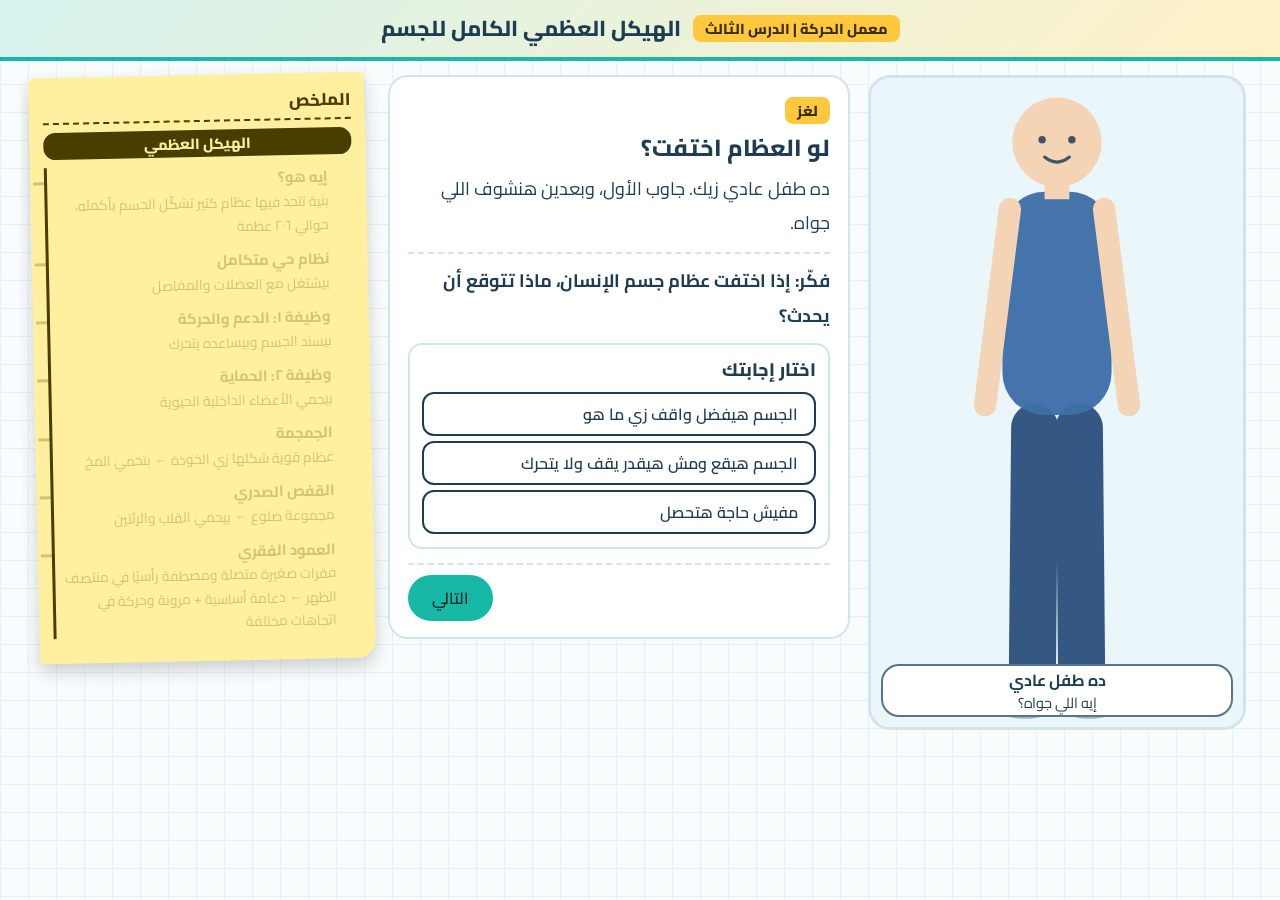
<file: lessons/ch1/lesson3.html>
<!DOCTYPE html>
<html lang="ar" dir="rtl">
<head>
<meta charset="utf-8">
<meta name="viewport" content="width=device-width, initial-scale=1, viewport-fit=cover">
<title>الهيكل العظمي الكامل للجسم | LearnLayer</title>
<link href="https://fonts.googleapis.com/css2?family=Cairo:wght@400;600;800&display=swap" rel="stylesheet">
<style>
:root{--bg:#f8fcfd;--card:#fff;--ink:#1f3d52;--ink2:#5a7587;--line:#d3e5ec;--teal:#17b8a6;--tint:#e5f6f3;--red:#e8584f;--blue:#3b9ad9;--sun:#ffc83d;--org:#ff8a3d;--bone:#f7eedb;--boneline:#c9b88f;--skin:#f4d3b2;--shirt:#3e6fa8;--ok:#1a9a55;--grid:#e6f1f5;--h1:#d6f3ee;--h2:#fff1c6;--stage:#eaf6f9;--note:#fff0a0;--noteink:#4a3d00;box-sizing:border-box;padding-top:env(safe-area-inset-top,0px)}
@media(prefers-color-scheme:dark){:root:not([data-theme="light"]){--bg:#081426;--card:#0f2742;--ink:#e6eef7;--ink2:#9db4c8;--line:#244764;--teal:#2dd4bf;--tint:#12304a;--red:#ef6a5e;--blue:#6bb8dc;--bone:#e3d9c0;--boneline:#8a7c5a;--skin:#d9aa80;--shirt:#2d527e;--ok:#5fd18d;--grid:#0d2238;--h1:#0f2a3f;--h2:#143a66;--stage:#10304a;--note:#6b5d12;--noteink:#fff6c9}}
:root[data-theme="dark"]{--bg:#081426;--card:#0f2742;--ink:#e6eef7;--ink2:#9db4c8;--line:#244764;--teal:#2dd4bf;--tint:#12304a;--red:#ef6a5e;--blue:#6bb8dc;--bone:#e3d9c0;--boneline:#8a7c5a;--skin:#d9aa80;--shirt:#2d527e;--ok:#5fd18d;--grid:#0d2238;--h1:#0f2a3f;--h2:#143a66;--stage:#10304a;--note:#6b5d12;--noteink:#fff6c9}
html{scroll-padding-top:env(safe-area-inset-top,0px);scroll-behavior:smooth}
*{box-sizing:border-box}
body{margin:0;background-color:var(--bg);background-image:linear-gradient(var(--grid) 1px,transparent 1px),linear-gradient(90deg,var(--grid) 1px,transparent 1px);background-size:28px 28px;color:var(--ink);font-family:Cairo,Tahoma,sans-serif;line-height:1.9;font-size:18px}
.hero{background:linear-gradient(135deg,var(--h1),var(--h2));padding:8px 14px;border-bottom:4px solid var(--teal);display:flex;gap:12px;align-items:center;justify-content:center;flex-wrap:wrap}
.hero h1{font-size:1.35rem;margin:0;font-weight:800}
.tg{display:inline-block;background:var(--sun);color:#3a2a00;font-weight:800;border-radius:8px;padding:0 12px;font-size:.9rem}
.lesson{max-width:1240px;margin:0 auto;padding:14px 14px 24px;display:grid;grid-template-columns:minmax(0,.9fr) minmax(0,1.1fr) minmax(0,.8fr);gap:18px;align-items:start}
.stage{position:sticky;top:10px;aspect-ratio:300/520;width:min(100%,400px,calc((100vh - 110px)*300/520));min-width:220px;margin:0 auto;border:3px solid var(--line);border-radius:22px;overflow:hidden;background:var(--stage)}
.stage svg{position:absolute;inset:0;width:100%;height:100%}
.bub{position:absolute;inset-inline:10px;bottom:10px;background:var(--card);border:2.5px solid var(--ink2);border-radius:18px;padding:2px 12px;text-align:center;line-height:1.5;font-size:.9rem}
.bub b{display:block;font-size:1rem}
.lesson{position:relative;overflow-x:clip}
.panel{background:var(--card);border:2px solid var(--line);border-radius:20px;padding:16px 18px}
.panel h2{font-size:1.45rem;font-weight:800;margin:4px 0 6px;line-height:1.5}
.panel p{margin:6px 0}
.def{background:var(--tint);border-radius:12px;padding:8px 14px;margin:10px 0;border-inline-start:5px solid var(--teal);font-size:.98rem}
.def b{color:var(--ink)}
.demo{margin-top:12px;border-top:2px dashed var(--line);padding-top:10px}
.msg{min-height:3.4em;margin-top:6px;font-weight:600}
button{font-family:inherit;font-size:1rem;font-weight:600;border:2px solid var(--ink);background:var(--card);color:var(--ink);border-radius:999px;padding:5px 16px;cursor:pointer;margin:4px 3px}
button:hover{background:var(--tint)}button.on{background:var(--ink);color:var(--bg)}
button:focus-visible,input:focus-visible,textarea:focus-visible{outline:3px solid var(--sun);outline-offset:2px}
.opt{display:block;width:100%;text-align:right;border-radius:12px;margin:5px 0}
.good{background:var(--ok)!important;border-color:var(--ok)!important;color:#fff!important}.bad{background:var(--red)!important;border-color:var(--red)!important;color:#fff!important}
.qb{border:2px solid var(--line);border-radius:14px;padding:8px 12px;margin:10px 0}.qt{font-weight:800}
.res{margin-top:4px;font-size:.98rem}.res.ok{color:var(--ok);font-weight:700}.res.no{color:var(--red);font-weight:700}.res.md{background:var(--tint);border-radius:10px;padding:6px 12px}
.score{display:inline-block;border:2px solid var(--teal);border-radius:999px;padding:0 16px;font-weight:800}
textarea{width:100%;font-family:inherit;font-size:1rem;border:2px solid var(--line);border-radius:10px;padding:6px 10px;background:var(--bg);color:var(--ink)}
input[type=range]{width:100%;accent-color:var(--teal)}
.chip{display:inline-block;border-radius:999px;padding:0 12px;font-weight:700;font-size:.92rem;margin:2px;background:var(--teal);color:#042a26}
.hero2{position:relative;height:230px;margin:10px 0;background:var(--tint);border-radius:20px;overflow:hidden}
.big{position:absolute;inset:0;display:flex;flex-direction:column;align-items:center;justify-content:center;line-height:1.1;z-index:2;pointer-events:none}
.big b{font-size:clamp(4.5rem,15vw,6.5rem);font-weight:800;color:var(--teal);text-shadow:0 3px 0 var(--card)}.big span{font-size:1.6rem;font-weight:800}
.fb{position:absolute;left:var(--x);top:var(--y);width:var(--w);height:var(--w);margin:calc(var(--w)/-2) 0 0 calc(var(--w)/-2);animation:pop .9s cubic-bezier(.2,1.5,.4,1) var(--d) both}
@keyframes pop{from{left:50%;top:50%;transform:scale(0) rotate(-120deg);opacity:0}to{left:var(--x);top:var(--y);transform:none;opacity:1}}
.fb svg{width:100%;height:100%;overflow:visible;animation:fl var(--t) ease-in-out infinite alternate}
@keyframes fl{from{transform:translate(-7px,-9px) rotate(-16deg)}to{transform:translate(8px,10px) rotate(18deg)}}
/* sticky note */
.note{position:sticky;top:10px;background:var(--note);color:var(--noteink);border-radius:6px 6px 18px 6px;padding:14px 14px 18px;box-shadow:0 8px 18px rgba(0,0,0,.18);transform:rotate(-1.2deg);font-size:.92rem;line-height:1.6}
.note .nt{display:block;font-weight:800;font-size:1.05rem;border-bottom:2px dashed currentColor;padding-bottom:4px;margin-bottom:8px}
.note .root{background:var(--noteink);color:var(--note);border-radius:12px;text-align:center;font-weight:800;padding:2px 8px}
.note ul{list-style:none;margin:8px 0 0;padding:0 14px 0 0;border-inline-end:3px solid currentColor}
.note li{position:relative;margin:7px 0;padding:2px 10px;border-radius:10px;opacity:.25;transition:opacity .4s,background .4s}
.note li::before{content:"";position:absolute;inset-inline-end:-14px;top:.9em;width:12px;border-top:3px solid currentColor}
.note li.on{opacity:1}.note li.cur{background:rgba(255,255,255,.55);outline:2px solid var(--red)}
.note li b{display:block}.note li span{font-size:.86rem}
.dark-fix{color:inherit}
/* figure */
.sil{opacity:.96;transition:opacity .6s}
.sk{opacity:0;transition:opacity .6s}
svg[data-x="1"] .sil{opacity:.2}svg[data-x="1"] .sk{opacity:1}
svg[data-c="1"] .sk{opacity:0}
#fig{transition:transform .9s ease;transform-origin:150px 505px}
svg[data-c="1"] #fig{transform:scale(1.2,.4)}
.bn{fill:var(--bone);stroke:var(--boneline);stroke-width:2}
.bo{fill:none;stroke:var(--boneline);stroke-linecap:round}.bf{fill:none;stroke:var(--bone);stroke-linecap:round}
.part{transition:opacity .4s}
svg[data-f="skull"] .part:not(#skull),svg[data-f="ribs"] .part:not(#ribs),svg[data-f="spine"] .part:not(#spine){opacity:.18}
svg[data-f="skull"] #skull .bn,svg[data-f="ribs"] #ribs .bn,svg[data-f="spine"] #spine .bn{stroke:var(--red);stroke-width:3}
svg[data-f="ribs"] #ribs .bo{stroke:var(--red)}
.org{opacity:0;transition:opacity .5s}
svg[data-o="1"][data-f="skull"] #brain,svg[data-o="1"][data-f="ribs"] #lungs{opacity:1}
svg[data-o="1"] .cover{opacity:.3!important}
#scene [data-n]{cursor:pointer}
@media(max-width:1000px){.lesson{grid-template-columns:minmax(0,1fr) minmax(0,1.2fr)}.note{grid-column:1/-1;position:static}}
@media(max-width:700px){.lesson{grid-template-columns:1fr}.stage{aspect-ratio:auto;height:40vh;width:100%}body{font-size:17px}}
.pn{display:flex;justify-content:space-between;gap:10px;margin-top:14px;border-top:2px dashed var(--line);padding-top:10px}
.pn button{margin:0;padding:6px 22px}
.pn #nx{margin-inline-start:auto;background:var(--teal);border-color:var(--teal);color:#042a26}
.pn button:disabled{opacity:.35;cursor:default}
@media(prefers-reduced-motion:reduce){*{transition:none!important}.fb,.fb svg{animation:none!important}}
</style>
<style>
.lfx{max-width:560px;margin:28px auto 36px;padding:14px 18px;background:var(--card);color:var(--ink);border:3px solid var(--teal);border-radius:22px;text-align:center;font-family:Cairo,Tahoma,sans-serif;font-size:1rem;line-height:1.6;box-sizing:border-box}
.lfx[hidden]{display:none}
.lfx-q{font-weight:800;font-size:1.15rem}
.lfx-btns{display:flex;justify-content:center;gap:14px;margin:8px 0}
.lfx .lfx-b{font-size:1.7rem;line-height:1;width:58px;height:58px;padding:0;margin:0;border:3px solid var(--teal);border-radius:50%;background:var(--card);color:var(--ink);cursor:pointer;transition:transform .2s,background .2s}
.lfx .lfx-b:hover:not(:disabled){transform:scale(1.12);background:var(--grid)}
.lfx .lfx-b:disabled{cursor:default;opacity:.4}
.lfx .lfx-b.on{opacity:1;background:var(--teal)}
.lfx-t{font-weight:700;color:var(--ink2)}
.lfx-l{display:inline-block;margin-top:8px;font-weight:800;color:#042a26;background:var(--teal);border-radius:999px;padding:2px 18px;text-decoration:none}
.lfx-l:focus-visible,.lfx .lfx-b:focus-visible{outline:3px solid var(--sun);outline-offset:2px}
@media(prefers-reduced-motion:reduce){.lfx .lfx-b{transition:none}}
</style>
</head>
<body>
<header class="hero"><span class="tg">معمل الحركة | الدرس الثالث</span><h1>الهيكل العظمي الكامل للجسم</h1></header>
<main class="lesson">
<div class="stage">
<svg id="scene" viewBox="0 0 300 520" role="img" aria-label="جسم طفل وهيكله العظمي" data-x="0" data-f="" data-o="0" data-c="0">
<defs><g id="armS"><circle class="bn" cx="110" cy="102" r="7"/><path class="bo" d="M110 102 L96 185" stroke-width="11"/><path class="bf" d="M110 102 L96 185" stroke-width="8"/><path class="bo" d="M96 185 L92 262" stroke-width="9"/><path class="bf" d="M96 185 L92 262" stroke-width="6"/><ellipse class="bn" cx="91" cy="274" rx="7" ry="11"/></g>
<g id="legS"><path class="bo" d="M132 300 L130 395" stroke-width="13"/><path class="bf" d="M132 300 L130 395" stroke-width="10"/><circle class="bn" cx="130" cy="402" r="8"/><path class="bo" d="M130 410 L128 490" stroke-width="10"/><path class="bf" d="M130 410 L128 490" stroke-width="7"/><ellipse class="bn" cx="124" cy="499" rx="17" ry="6"/></g></defs>
<g id="fig">
<g id="low">
<g class="sil"><path d="M132 280 L130 495 M168 280 L170 495" stroke="#2d527e" stroke-width="38" stroke-linecap="round" fill="none"/><ellipse cx="124" cy="505" rx="22" ry="9" fill="#fff" stroke="#9fb4c8" stroke-width="2"/><ellipse cx="176" cy="505" rx="22" ry="9" fill="#fff" stroke="#9fb4c8" stroke-width="2"/></g>
<g class="sk"><g class="part" data-n="عظام الحوض"><path class="bn" d="M118 258 C112 285 125 308 150 300 C175 308 188 285 182 258 C165 266 135 266 118 258Z"/></g>
<g class="part" data-n="عظمة الفخذ والساق"><use href="#legS"/><g transform="translate(300,0) scale(-1,1)"><use href="#legS"/></g></g></g>
</g>
<g id="up">
<g class="sil"><rect x="106" y="90" width="88" height="180" rx="34" fill="var(--shirt)"/><path d="M112 104 L92 262 M188 104 L208 262" stroke="var(--skin)" stroke-width="18" stroke-linecap="round" fill="none"/><rect x="140" y="78" width="20" height="18" fill="var(--skin)"/><circle cx="150" cy="50" r="36" fill="var(--skin)"/><circle cx="138" cy="48" r="3" fill="#33505f"/><circle cx="162" cy="48" r="3" fill="#33505f"/><path d="M140 62 Q150 70 160 62" stroke="#33505f" stroke-width="2.5" fill="none" stroke-linecap="round"/></g>
<g class="sk">
<g id="skull" class="part cover" data-n="الجمجمة"><ellipse class="bn" cx="150" cy="48" rx="29" ry="31"/><path class="bn" d="M133 66 L167 66 L162 82 Q150 90 138 82Z"/><ellipse cx="139" cy="52" rx="6" ry="7" fill="#33505f"/><ellipse cx="161" cy="52" rx="6" ry="7" fill="#33505f"/><path d="M150 60 L146 68 L154 68Z" fill="#33505f"/></g>
<g id="brain" class="org"><path d="M150 24 C172 22 180 46 169 56 C161 64 139 64 131 56 C120 46 128 22 150 24Z" fill="#f2a1b5" stroke="#c9667f" stroke-width="2"/><path d="M150 26 V62 M138 36 Q145 44 138 52 M162 36 Q155 44 162 52" fill="none" stroke="#c9667f" stroke-width="1.6"/></g>
<g id="spine" class="part" data-n="العمود الفقري (الفقرات)"><g id="vert"></g></g>
<g id="ribs" class="part cover" data-n="القفص الصدري (الضلوع)"><g id="rb"></g><rect class="bn" x="145" y="106" width="10" height="72" rx="4"/></g>
<g id="lungs" class="org"><ellipse cx="126" cy="142" rx="20" ry="34" fill="#a7d9ef" stroke="#5aa3c8" stroke-width="2"/><ellipse cx="174" cy="142" rx="20" ry="34" fill="#a7d9ef" stroke="#5aa3c8" stroke-width="2"/><path d="M158 140 C150 126 132 138 158 168 C184 138 166 126 158 140Z" fill="#e8584f" stroke="#a82d26" stroke-width="2"/></g>
<g class="part" data-n="عظمة الترقوة والذراع"><path class="bo" d="M148 98 Q130 94 112 100 M152 98 Q170 94 188 100" stroke-width="8"/><path class="bf" d="M148 98 Q130 94 112 100 M152 98 Q170 94 188 100" stroke-width="5"/><use href="#armS"/><g transform="translate(300,0) scale(-1,1)"><use href="#armS"/></g></g>
</g></g>
</g>
</svg>
<div class="bub" id="bub"><b id="b1"></b><span id="b2"></span></div>
</div>
<section class="panel"><div id="panel"></div><div class="pn"><button id="pv">السابق</button><button id="nx">التالي</button></div></section>
<aside class="note" id="note"><b class="nt">الملخص</b>
<div class="root">الهيكل العظمي</div>
<ul>
<li data-s="1"><b>إيه هو؟</b><span>بنية تتحد فيها عظام كتير تشكّل الجسم بأكمله، حوالي ٢٠٦ عظمة</span></li>
<li data-s="2"><b>نظام حي متكامل</b><span>بيشتغل مع العضلات والمفاصل</span></li>
<li data-s="3"><b>وظيفة ١: الدعم والحركة</b><span>بيسند الجسم وبيساعده يتحرك</span></li>
<li data-s="4"><b>وظيفة ٢: الحماية</b><span>بيحمي الأعضاء الداخلية الحيوية</span></li>
<li data-s="5"><b>الجمجمة</b><span>عظام قوية شكلها زي الخوذة ← بتحمي المخ</span></li>
<li data-s="6"><b>القفص الصدري</b><span>مجموعة ضلوع ← بيحمي القلب والرئتين</span></li>
<li data-s="7"><b>العمود الفقري</b><span>فقرات صغيرة متصلة ومصطفة رأسيًا في منتصف الظهر ← دعامة أساسية + مرونة وحركة في اتجاهات مختلفة</span></li>
</ul></aside>
</main>
<section class="lfx" id="lfx" data-lesson="ch1-l3" hidden aria-label="تقييم الدرس">
<div class="lfx-q">الدرس عجبك؟</div>
<div class="lfx-btns"><button type="button" class="lfx-b" data-v="up" aria-label="عجبني">👍</button><button type="button" class="lfx-b" data-v="down" aria-label="مش عجبني">👎</button></div>
<div class="lfx-t" hidden>شكرًا على رأيك! 💚</div>
</section>
<script>
var LFX=document.getElementById('lfx');
(function(){var box=LFX;if(!box)return;
 var id=box.dataset.lesson,key='lfx-'+id,btns=box.querySelectorAll('.lfx-b'),t=box.querySelector('.lfx-t'),v=null;
 try{v=localStorage.getItem(key)}catch(e){}
 function paint(x){btns.forEach(function(b){b.disabled=!!x;b.classList.toggle('on',b.dataset.v==x)});t.hidden=!x}
 paint(v);
 btns.forEach(function(b){b.addEventListener('click',function(){if(b.disabled)return;var vote=b.dataset.v;
  try{localStorage.setItem(key,vote)}catch(e){}
  paint(vote);
  try{parent.postMessage({type:'lfx',lesson:id,vote:vote},'*')}catch(e){}})});
})();
</script>
<script>
var $=function(s){return document.querySelector(s)},sc=$('#scene'),up=$('#up');
(function(){var v='',r='',i,y,w,d;
for(i=0;i<15;i++){y=90+i*11;w=i<5?12:i<11?15:19;v+='<rect class="bn" x="'+(150-w/2)+'" y="'+y+'" width="'+w+'" height="8" rx="2.5"/>'}
$('#vert').innerHTML=v;
for(i=0;i<6;i++){y=108+i*12;w=34+10*Math.sin((i+.6)/6*Math.PI);d='M148 '+y+' C'+(150-w-10)+' '+(y-4)+' '+(150-w-12)+' '+(y+20)+' 148 '+(y+22);
 r+='<path class="bo" d="'+d+'" stroke-width="7"/><path class="bf" d="'+d+'" stroke-width="4"/><g transform="translate(300,0) scale(-1,1)"><path class="bo" d="'+d+'" stroke-width="7"/><path class="bf" d="'+d+'" stroke-width="4"/></g>'}
$('#rb').innerHTML=r})();
function S(o){sc.dataset.x=o.x?1:0;sc.dataset.f=o.f||'';sc.dataset.o=o.o?1:0;sc.dataset.c=o.c?1:0;ang(o.a||0)}
function ang(a){up.setAttribute('transform','rotate('+a+' 150 262)')}
function qb(q,o,a,ok,no){return '<div class="qb" data-a="'+a+'" data-ok="'+ok+'" data-no="'+no+'"><div class="qt">'+q+'</div>'+o.map(function(t,i){return '<button class="opt" data-i="'+i+'">'+t+'</button>'}).join('')+'<div class="res"></div></div>'}
function tog(box,a,b,on,off,m1,m0){var bt=box.querySelector('button'),ms=box.querySelector('.msg'),s=0;ms.textContent=m0;bt.onclick=function(){s=!s;S(s?on:off);bt.textContent=s?b:a;ms.textContent=s?m1:m0}}
function pick(box,list){var ms=box.querySelector('.msg');box.querySelectorAll('button').forEach(function(b,i){b.onclick=function(){box.querySelectorAll('button').forEach(function(x){x.classList.remove('on')});b.classList.add('on');S(list[i][0]);ms.innerHTML=list[i][1]}})}
var BN=['<svg viewBox="0 0 40 40"><g class="bn"><circle cx="9" cy="14" r="6"/><circle cx="9" cy="26" r="6"/><circle cx="31" cy="14" r="6"/><circle cx="31" cy="26" r="6"/><rect x="9" y="14" width="22" height="12"/></g></svg>','<svg viewBox="0 0 40 40"><ellipse class="bn" cx="20" cy="17" rx="14" ry="13"/><path class="bn" d="M12 24 H28 L26 34 H14Z"/><circle cx="14" cy="18" r="3.5" fill="#33505f"/><circle cx="26" cy="18" r="3.5" fill="#33505f"/></svg>','<svg viewBox="0 0 40 40"><path class="bo" d="M8 8 C38 8 38 34 10 34" stroke-width="8"/><path class="bf" d="M8 8 C38 8 38 34 10 34" stroke-width="5"/></svg>','<svg viewBox="0 0 40 40"><rect class="bn" x="5" y="14" width="30" height="14" rx="6"/><circle class="bn" cx="20" cy="10" r="5"/><circle cx="20" cy="22" r="3" fill="var(--tint)"/></svg>','<svg viewBox="0 0 40 40"><ellipse class="bn" cx="20" cy="27" rx="11" ry="9"/><path class="bo" d="M11 22 L8 6 M17 19 L16 4 M23 19 L24 4 M29 22 L32 8" stroke-width="6"/><path class="bf" d="M11 22 L8 6 M17 19 L16 4 M23 19 L24 4 M29 22 L32 8" stroke-width="3"/></svg>','<svg viewBox="0 0 40 40"><circle class="bn" cx="20" cy="20" r="12"/></svg>','<svg viewBox="0 0 40 40"><path class="bn" d="M4 10 C2 28 14 36 20 30 C26 36 38 28 36 10 C28 18 12 18 4 10Z"/></svg>'];
function HERO(){var P=[[12,18],[88,14],[8,52],[92,54],[16,86],[84,88],[34,8],[66,92],[34,90],[68,8]],h='';
P.forEach(function(p,i){h+='<div class="fb" style="--x:'+p[0]+'%;--y:'+p[1]+'%;--d:'+(.1+i*.12).toFixed(2)+'s;--t:'+(3+i%4*.7).toFixed(1)+'s;--w:'+(38+i%3*8)+'px">'+BN[i%BN.length]+'</div>'});
return '<div class="hero2" role="img" aria-label="٢٠٦ عظمة">'+h+'<div class="big"><b>٢٠٦</b><span>عظمة</span></div></div>'}
var DEF='<div class="def">',E='</div>';
var ST=[
{t:'لغز',h:'لو العظام اختفت؟',p:'ده طفل عادي زيك. جاوب الأول، وبعدين هنشوف اللي جواه.',st:{},b:['ده طفل عادي','إيه اللي جواه؟'],
 demo:'<b>فكّر: إذا اختفت عظام جسم الإنسان، ماذا تتوقع أن يحدث؟</b>'+qb('اختار إجابتك',['الجسم هيفضل واقف زي ما هو','الجسم هيقع ومش هيقدر يقف ولا يتحرك','مفيش حاجة هتحصل'],1,'صح! من غير عظام مفيش حاجة تسند الجسم. دوس "التالي" ونشوف الهيكل.','لأ، فكّر: إيه اللي بيخلّي جسمك واقف وثابت؟')},
{t:'الهيكل العظمي',h:'الهيكل العظمي',p:'جسم الإنسان البالغ بيتكوّن من حوالي <b>٢٠٦ عظمة</b> متصلة ببعضها. العظام دي لما تتجمّع بتدي الجسم شكله الكامل، واسم الهيكل ده <b>الهيكل العظمي</b>.',
 d:HERO()+DEF+'<b>الهيكل العظمي:</b> البنية التي تتحد فيها العديد من العظام لتشكل الجسم بأكمله.'+E,
 st:{x:1},b:['الهيكل العظمي','حوالي ٢٠٦ عظمة'],demo:'جرّب: دوس على أي جزء في الهيكل عشان تعرف اسمه.'},
{t:'نظام حي',h:'نظام حي متكامل',p:'الهيكل العظمي مش مجرد عظام ساكنة. زي ما شفنا في الدرسين اللي فاتوا، هو <b>نظام حي متكامل</b> بيشتغل مع العضلات والمفاصل. دوس على كل واحد تشوف دوره:',
 d:DEF+'يُعد الهيكل العظمي نظامًا حيًا متكاملًا يساعد الجسم على الدعم والحركة بالتعاون مع العضلات والمفاصل.'+E,
 st:{x:1},b:['عظام + عضلات + مفاصل','شغل جماعي'],demo:'<button>العظام</button><button>العضلات</button><button>المفاصل</button><div class="msg">اختار واحد.</div>',
 i:function(b){pick(b,[[{x:1},'<b>العظام:</b> صلبة وقوية، بتسند الجسم.'],[{x:1},'<b>العضلات:</b> بتشدّ العظام وبتحرّكها، لأنها بتتقبض وتنبسط.'],[{x:1},'<b>المفاصل:</b> بتربط العظام ببعض، وبتسمح لها تتثني بحرية.']])}},
{t:'وظيفة الهيكل (١)',h:'بيسند الجسم ويساعده يتحرك',p:'أول وظيفة للهيكل العظمي: <b>الدعم والحركة</b>. العظام بتسند الجسم وبتخليه ثابت وقوي، والعضلات بتحرّكها. جرّب تشيل الهيكل وشوف:',
 d:DEF+'<b>وظيفة الهيكل العظمي:</b> ١) يساعد الجسم على الدعم والحركة.'+E,
 st:{x:1},b:['الدعم والحركة','العظام بتسند الجسم'],demo:'<button>شيل الهيكل العظمي</button><div class="msg"></div>',
 i:function(b){tog(b,'شيل الهيكل العظمي','رجّع الهيكل العظمي',{c:1},{x:1},'من غير عظام، الجسم وقع ومبقاش يقدر يقف ولا يتحرك.','الجسم واقف ثابت بفضل الهيكل العظمي.')}},
{t:'وظيفة الهيكل (٢)',h:'بيحمي الأعضاء المهمة',p:'تاني وظيفة: <b>حماية الأعضاء الداخلية الحيوية</b>، زي المخ والقلب والرئتين. العظام زي الدرع حوالين الأعضاء دي. دوس وشوف مين بيحمي مين:',
 d:DEF+'<b>وظيفة الهيكل العظمي:</b> ٢) حماية الأعضاء الداخلية الحيوية.'+E,
 st:{x:1},b:['الحماية','العظام زي الدرع'],demo:'<button>الجمجمة</button><button>القفص الصدري</button><div class="msg">اختار جزء.</div>',
 i:function(b){pick(b,[[{x:1,f:'skull',o:1},'الجمجمة بتغطّي <b>المخ</b> وبتحميه.'],[{x:1,f:'ribs',o:1},'القفص الصدري بيحمي <b>القلب والرئتين</b>.']])}},
{t:'الجمجمة',h:'الجمجمة: خوذة المخ',p:'الهيكل العظمي بيتكوّن من أجزاء، أولها <b>الجمجمة</b>. شكلها شبه الخوذة اللي بتحمي راسك لما تركب عجلة.',
 d:DEF+'<b>الجمجمة:</b> تتكون من عظام قوية، تشبه الخوذة في شكلها.<br><b>وظيفتها:</b> حماية المخ.'+E,
 st:{x:1,f:'skull'},b:['الجمجمة','بتحمي المخ'],demo:'<button>اكشف اللي جوّه الجمجمة</button><div class="msg"></div>',
 i:function(b){tog(b,'اكشف اللي جوّه الجمجمة','قفّل الجمجمة',{x:1,f:'skull',o:1},{x:1,f:'skull'},'ده المخ جوّه الجمجمة، والعظام بتحميه من كل ناحية.','دوس عشان تشوف إيه اللي جوّه الجمجمة.')}},
{t:'القفص الصدري',h:'القفص الصدري',p:'الضلوع مع بعض بيعملوا شكل قفص حوالين القلب والرئتين، فبيحميهم من أي خبطة.',
 d:DEF+'<b>القفص الصدري:</b> يتكون من مجموعة ضلوع.<br><b>وظيفته:</b> حماية القلب والرئتين.'+E,
 st:{x:1,f:'ribs'},b:['القفص الصدري','بيحمي القلب والرئتين'],demo:'<button>اكشف اللي جوّه القفص</button><div class="msg"></div>',
 i:function(b){tog(b,'اكشف اللي جوّه القفص','قفّل القفص',{x:1,f:'ribs',o:1},{x:1,f:'ribs'},'القلب (الأحمر) والرئتين (الأزرق) جوّه القفص ومحميين بالضلوع.','دوس عشان تشوف إيه اللي جوّه القفص الصدري.')}},
{t:'العمود الفقري',h:'العمود الفقري',p:'عمود طويل في منتصف الضهر، مصنوع من عظام صغيرة اسمها <b>فقرات</b>، متصلة ببعضها ومصطفّة رأسيًا. حرّك السلايدر وشوف الجسم بينحني إزاي:',
 d:DEF+'<b>العمود الفقري:</b> يتكون من عظام صغيرة (فقرات) بارزة متصلة ببعضها، ومصطفة رأسيًا في منتصف الظهر.<br><b>وظيفته:</b> ١- يعمل كدعامة أساسية تحمل الجسم. ٢- يمنح الجسم المرونة ويساعدنا على الانحناء والحركة في اتجاهات مختلفة.'+E,
 st:{x:1,f:'spine'},b:['العمود الفقري','دعامة + مرونة'],demo:'<input type="range" min="-35" max="35" value="0" aria-label="انحناء الجسم"><div class="msg">واقف مستقيم: العمود الفقري شايل الجسم كله.</div>',
 i:function(b){var m=b.querySelector('.msg');b.querySelector('input').oninput=function(){var a=+this.value;ang(a);m.textContent=Math.abs(a)>8?'الجسم انحنى لأن العمود الفقري مرن، وفقراته بتتحرك في اتجاهات مختلفة.':'واقف مستقيم: العمود الفقري شايل الجسم كله.'}}},
{t:'مراجعة',h:'وقت المراجعة',p:'قبل ما تبدأ: بصّ على الستيكي نوت مرة أخيرة، وبعدين اقفل عينيك واحكي كل فرع بكلامك. <span class="score" id="sc"></span>',
 st:{x:1},b:['برافو!','راجع الخريطة وحل الأسئلة'],
 demo:qb('١) عدد عظام جسم الإنسان البالغ تقريبًا:',['١٠٦','٢٠٦','٣٠٦'],1,'صح!','غلط، المعلومة: حوالي ٢٠٦ عظمة.')+
 qb('٢) أي جزء بيحمي المخ؟',['الجمجمة','القفص الصدري','العمود الفقري'],0,'صح! الجمجمة شبه الخوذة.','غلط، الخوذة هي الجمجمة.')+
 qb('٣) القلب والرئتين بيحميهم:',['الجمجمة','القفص الصدري','الفقرات'],1,'صح! الضلوع بتكوّن القفص الصدري.','غلط، فكّر في الضلوع.')+
 qb('٤) العمود الفقري مكوّن من:',['ضلوع','فقرات','عظام الجمجمة'],1,'صح! فقرات صغيرة متصلة.','غلط، العمود الفقري عظامه الصغيرة اسمها فقرات.')+
 qb('٥) أي وظيفة دي مش وظيفة العمود الفقري؟',['يحمل الجسم','يمنح الجسم المرونة','يحمي المخ'],2,'صح! المخ بتحميه الجمجمة.','غلط، دي وظيفة تانية لجزء تاني.')+
 '<div class="qb"><div class="qt">٦) اشرح بكلامك: إيه وظيفتا الهيكل العظمي؟</div><textarea rows="2"></textarea><button id="mv">إجابة نموذجية</button><div class="res md" hidden>١) الدعم والحركة بالتعاون مع العضلات والمفاصل. ٢) حماية الأعضاء الداخلية الحيوية، زي المخ والقلب والرئتين.</div></div>',
 i:function(b){b.querySelector('#mv').onclick=function(){this.nextElementSibling.hidden=false}}}
];
var cur=0,P=$('#panel');
function sc_(){var s=$('#sc');if(s)s.textContent='إجاباتك الصح: '+P.querySelectorAll('.qb.done').length+' من ٥'}
function render(n){cur=n;var s=ST[n];
 P.innerHTML='<span class="tg">'+s.t+'</span><h2>'+s.h+'</h2><p>'+s.p+'</p>'+(s.d||'')+'<div class="demo">'+s.demo+'</div>';
 S(s.st);$('#b1').textContent=s.b[0];$('#b2').textContent=s.b[1];
 if(s.i)s.i(P.querySelector('.demo'));sc_();
 document.querySelectorAll('#note li').forEach(function(l){var k=+l.dataset.s;l.classList.toggle('on',k<=n||n==8);l.classList.toggle('cur',k==n)});
 $('#pv').hidden=n==0;$('#nx').hidden=n==ST.length-1;LFX.hidden=n!=ST.length-1;if(!LFX.hidden)P.appendChild(LFX)}
var busy=0;
function show(n,dir){
 if(dir&&busy)return;
 if(!dir||matchMedia('(prefers-reduced-motion:reduce)').matches){render(n);if(dir)window.scrollTo(0,0);return}
 busy=1;
 var c=$('.panel'),L=$('.lesson'),k=c.cloneNode(true),a=dir>0?-1:1,X=function(v){return 'translateX('+v+'px)'};
 k.removeAttribute('id');k.querySelectorAll('[id]').forEach(function(e){e.removeAttribute('id')});
 k.setAttribute('aria-hidden','true');
 k.style.cssText='position:absolute;left:'+c.offsetLeft+'px;top:'+c.offsetTop+'px;width:'+c.offsetWidth+'px;height:'+c.offsetHeight+'px;margin:0;z-index:6;pointer-events:none;will-change:transform,opacity,filter';
 L.style.minHeight=L.offsetHeight+'px';
 L.appendChild(k);
 render(n);
 window.scrollTo({top:0,behavior:'smooth'});
 k.animate([
  {transform:X(0),opacity:1,filter:'blur(0)'},
  {transform:X(a*70),opacity:0,filter:'blur(7px)'}
 ],{duration:300,easing:'cubic-bezier(.4,0,1,1)',fill:'forwards'}).onfinish=function(){k.remove()};
 c.animate([
  {transform:X(-a*70),opacity:0,filter:'blur(7px)'},
  {transform:X(0),opacity:1,filter:'blur(0)'}
 ],{duration:560,delay:120,easing:'cubic-bezier(.22,1,.48,1.04)',fill:'backwards'}).onfinish=function(){setTimeout(function(){L.style.minHeight='';busy=0},120)}
}
$('#pv').onclick=function(){if(cur>0)show(cur-1,-1)};$('#nx').onclick=function(){if(cur<ST.length-1)show(cur+1,1)};
P.addEventListener('click',function(e){var b=e.target.closest('.opt');if(!b)return;var q=b.closest('.qb'),i=+b.dataset.i,ok=i==+q.dataset.a,r=q.querySelector('.res');
 q.querySelectorAll('.opt').forEach(function(x){x.classList.remove('good','bad')});b.classList.add(ok?'good':'bad');
 r.className='res '+(ok?'ok':'no');r.textContent=ok?q.dataset.ok:q.dataset.no;
 if(ok&&cur==8)q.classList.add('done');sc_()});
sc.addEventListener('click',function(e){var t=e.target.closest('[data-n]');if(t&&sc.dataset.x=='1'){$('#b1').textContent=t.dataset.n;$('#b2').textContent='جزء من الهيكل العظمي'}});
show(0);
</script>
</body>
</html>
</file>
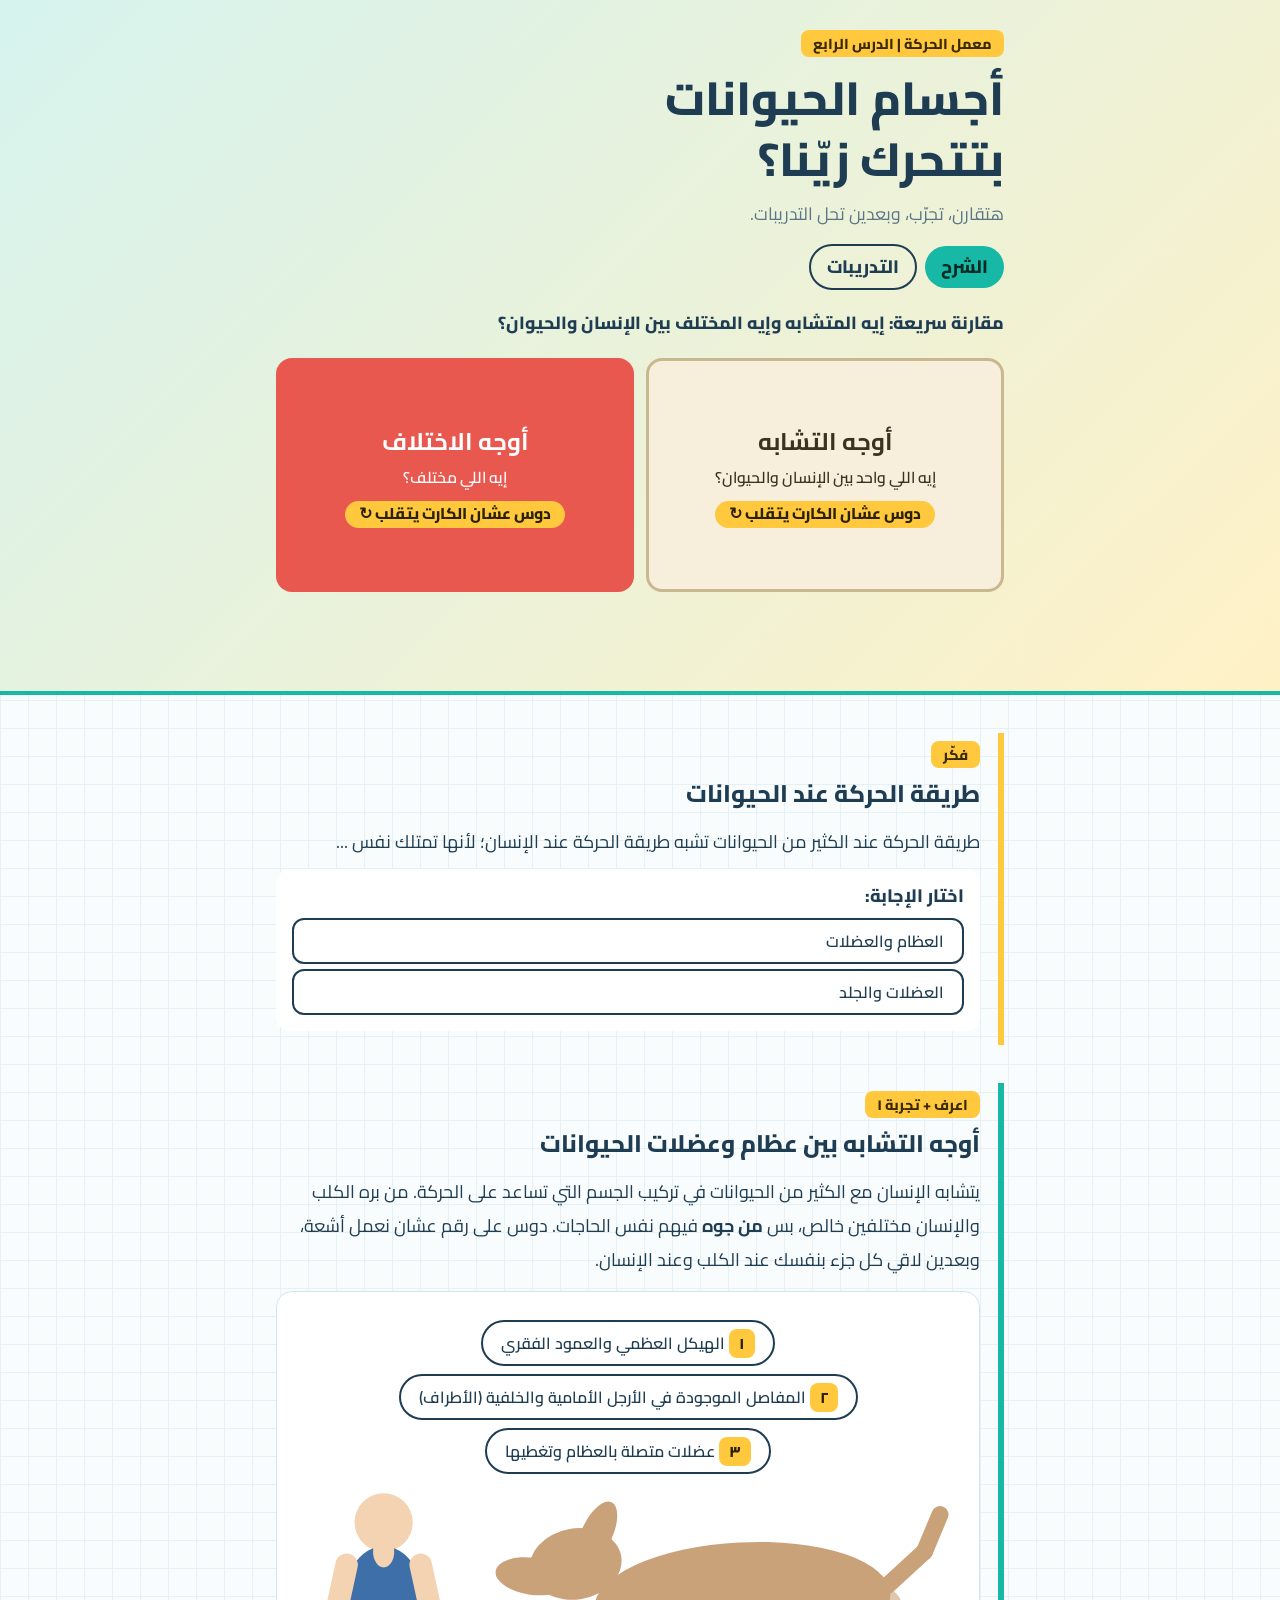
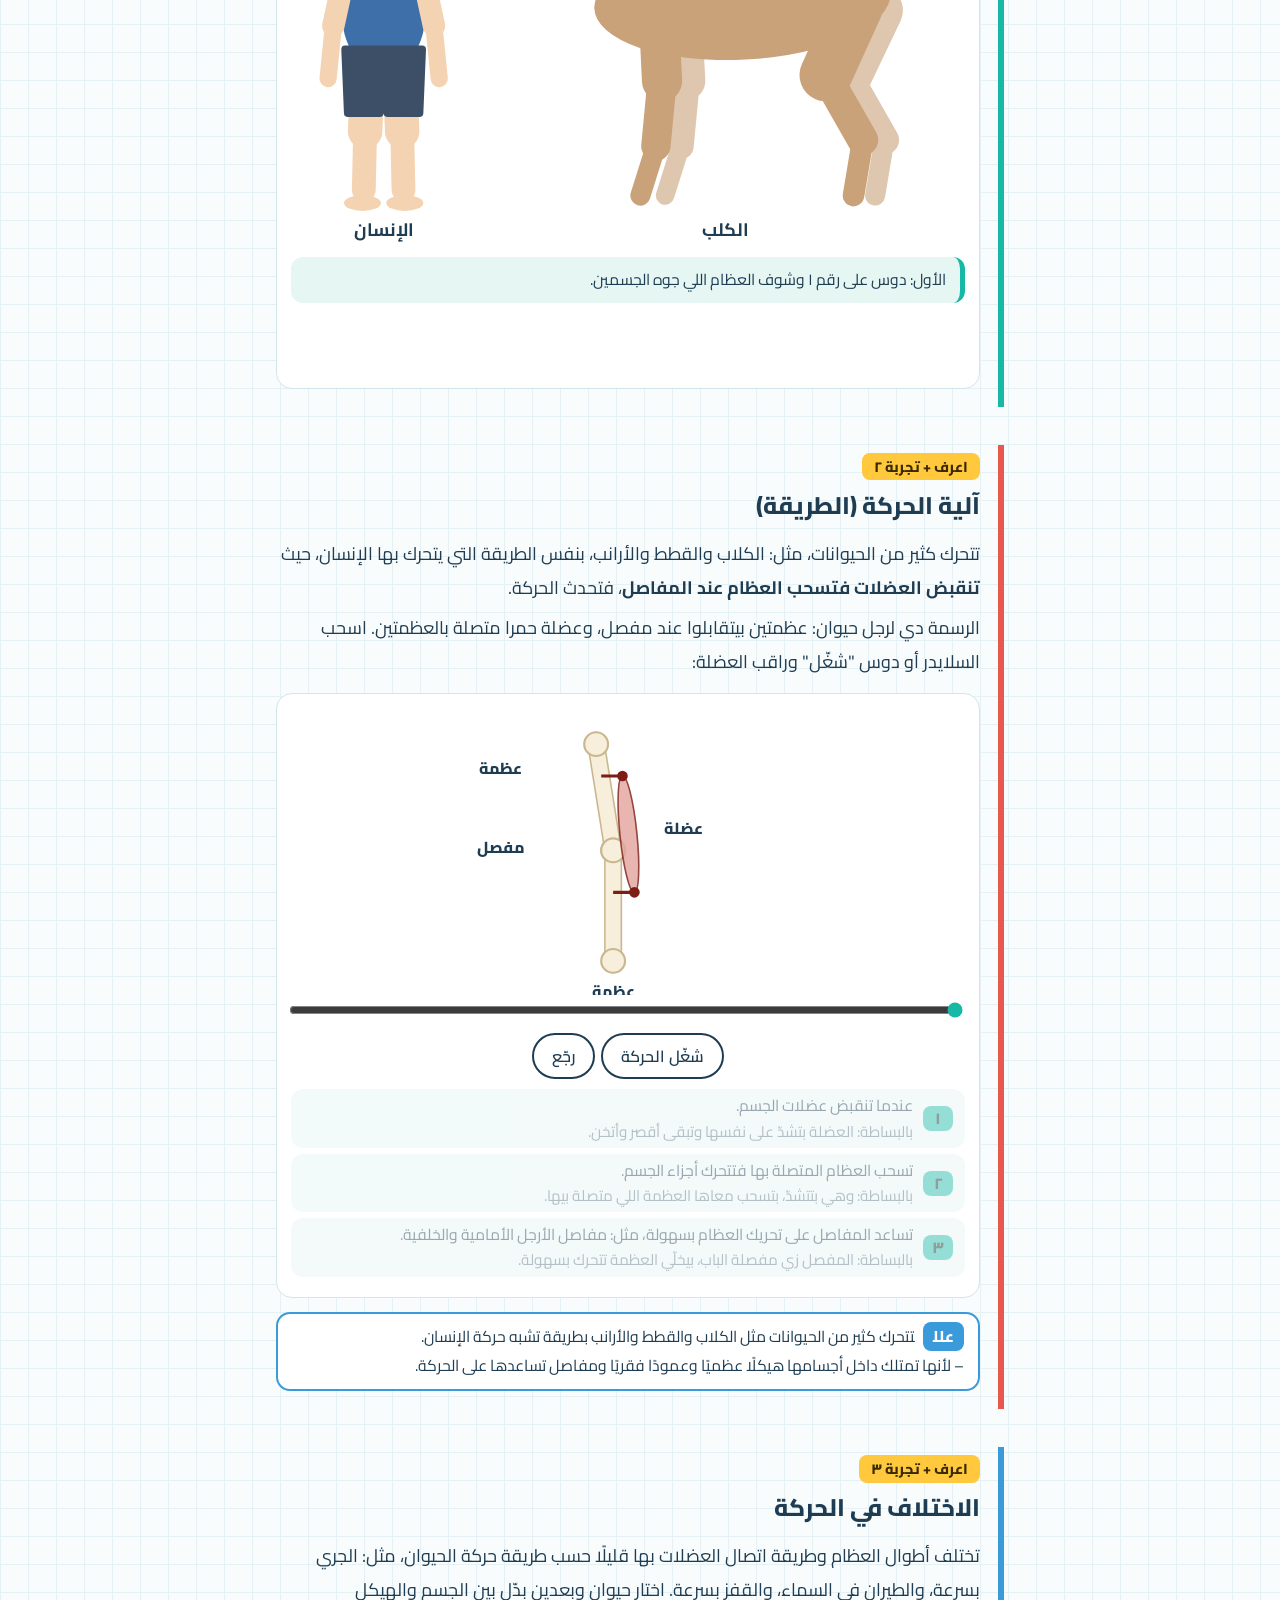
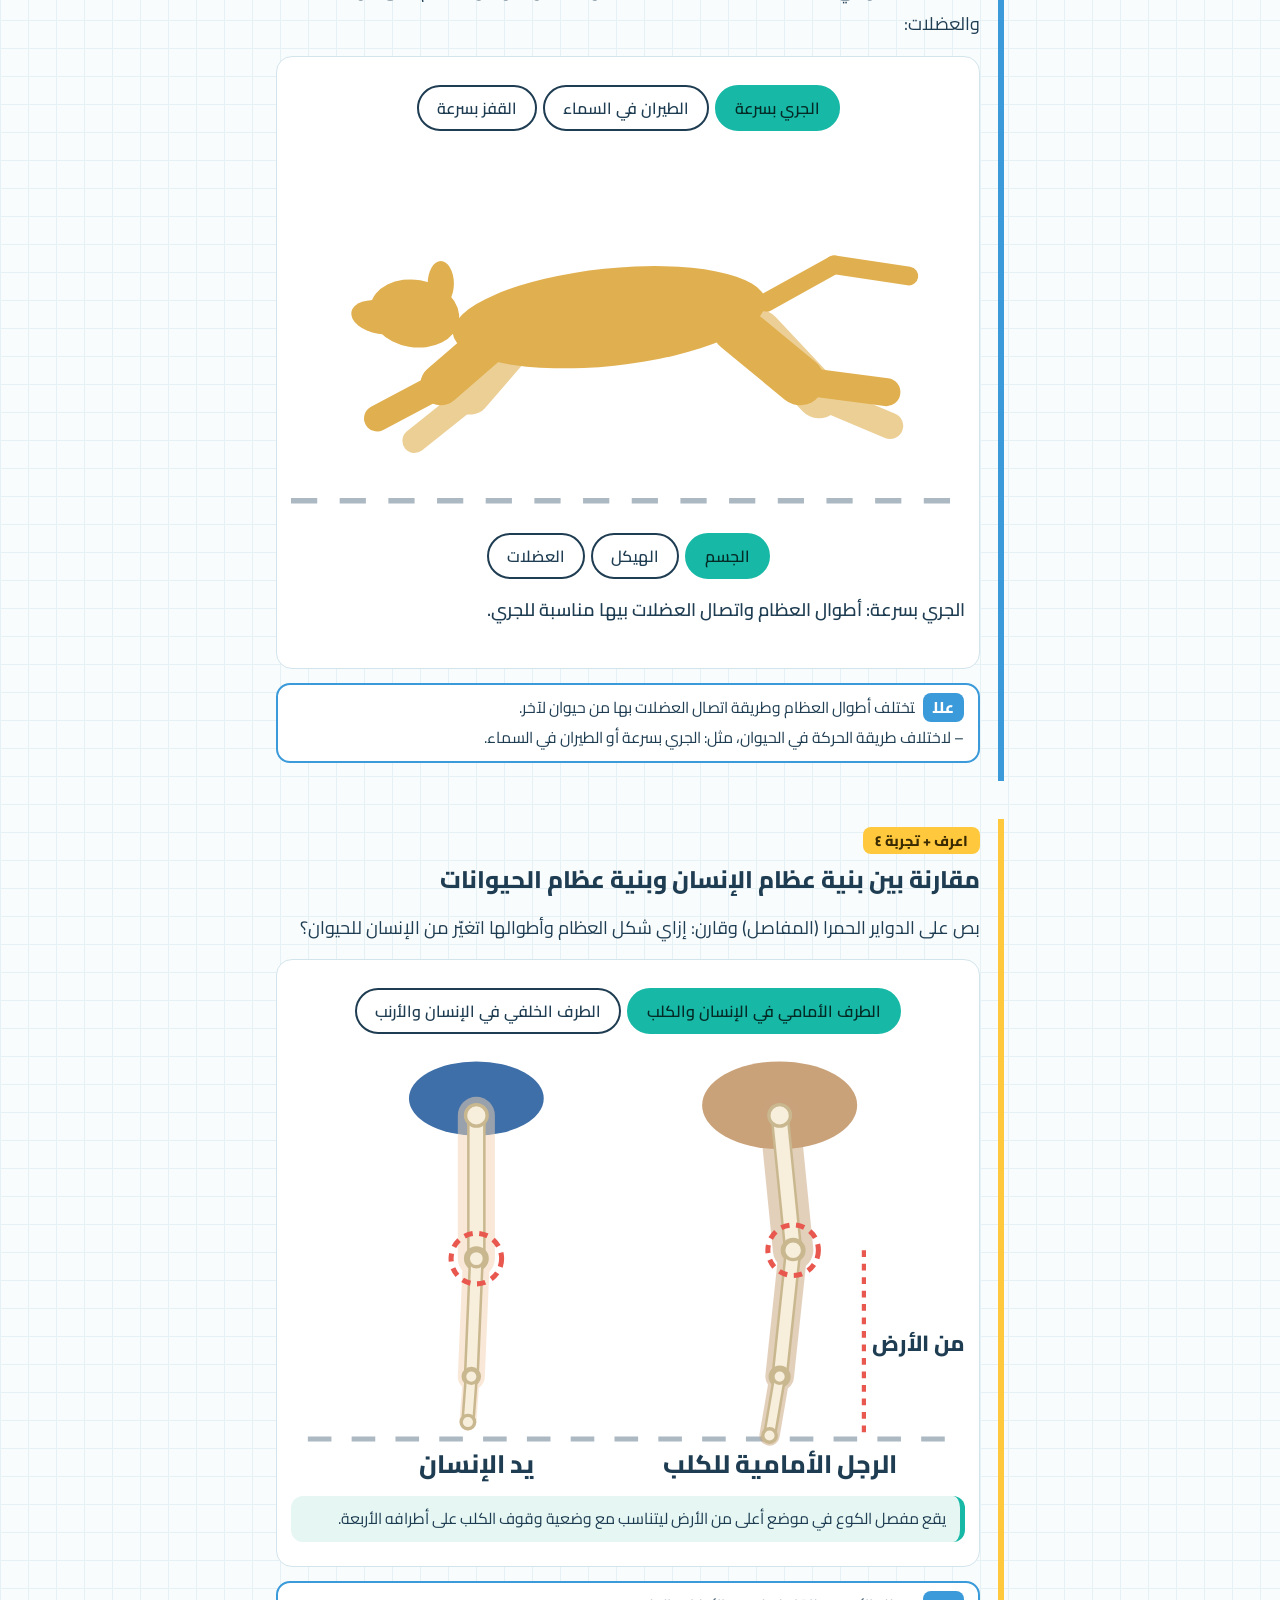
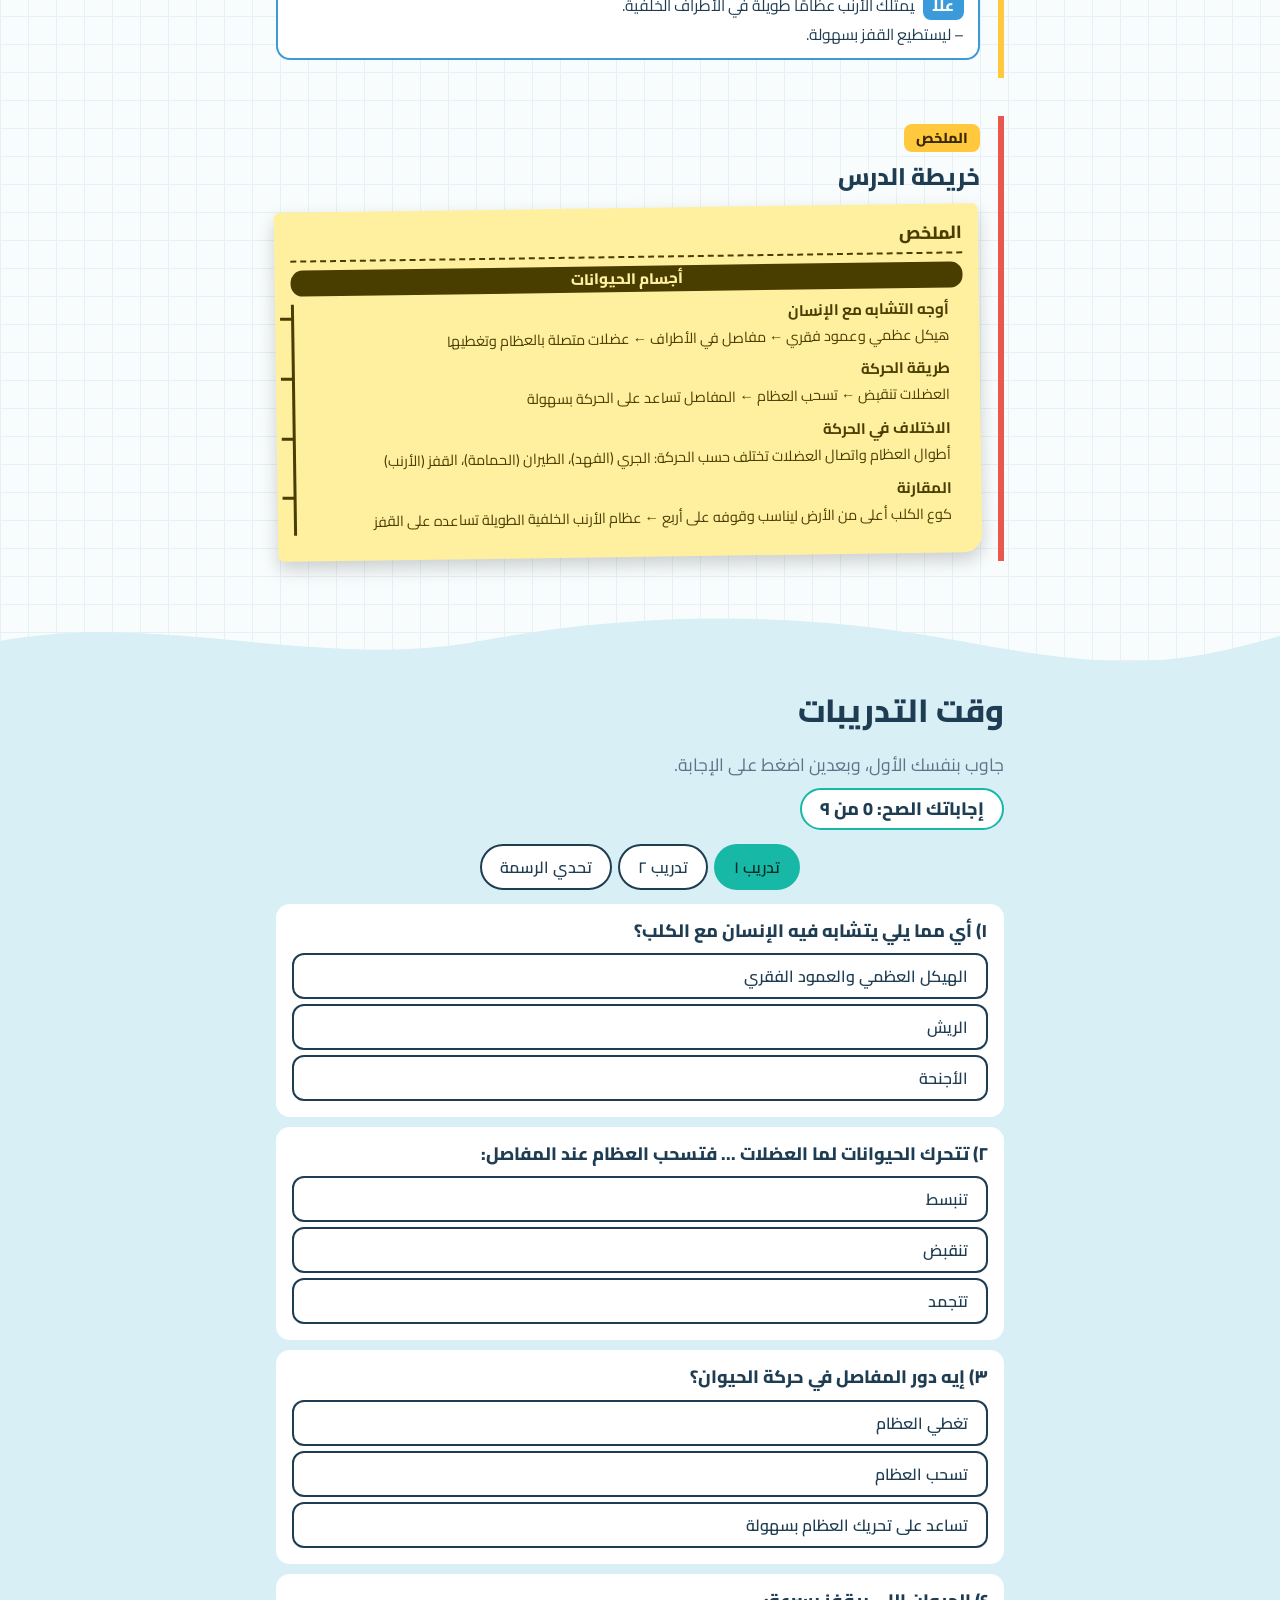
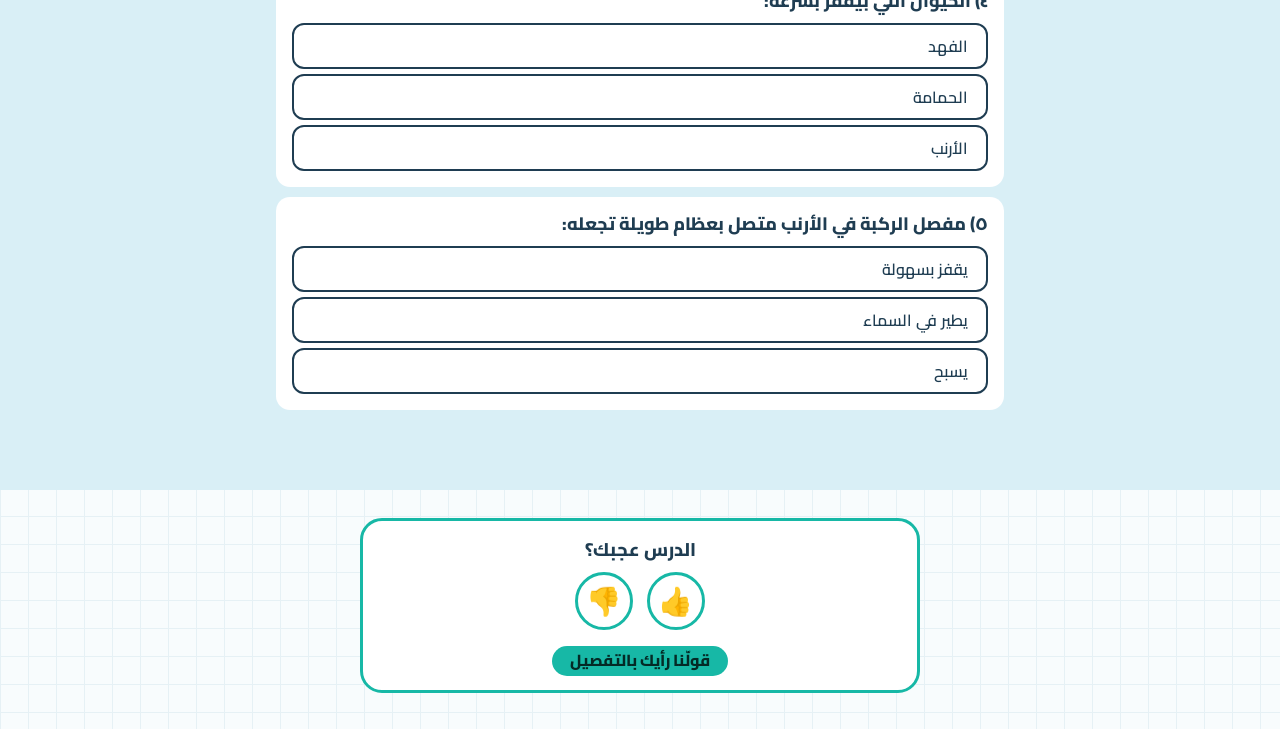
<file: lessons/ch1/lesson4.html>
<!DOCTYPE html>
<html lang="ar" dir="rtl">
<head>
<meta charset="utf-8">
<meta name="viewport" content="width=device-width, initial-scale=1, viewport-fit=cover">
<title>أجسام الحيوانات | LearnLayer</title>
<link href="https://fonts.googleapis.com/css2?family=Cairo:wght@400;600;800&display=swap" rel="stylesheet">
<style>
:root{--bg:#f8fcfd;--card:#fff;--ink:#1f3d52;--ink2:#5a7587;--line:#d3e5ec;--navy:#d9eff6;--teal:#17b8a6;--tint:#e5f6f3;--red:#e8584f;--blue:#3b9ad9;--sun:#ffc83d;--bone:#f7eedb;--boneline:#c9b88f;--shirt:#3e6fa8;--fur:#c9a27a;--skin:#f4d3b2;--pants:#3d4f66;--ok:#1a9a55;--grid:#e6f1f5;--h1:#d6f3ee;--h2:#fff1c6;--note:#fff0a0;--noteink:#4a3d00;box-sizing:border-box;padding-top:env(safe-area-inset-top,0px);padding-bottom:env(safe-area-inset-bottom,0px)}
@media(prefers-color-scheme:dark){:root:not([data-theme="light"]){--bg:#081426;--card:#0f2742;--ink:#e6eef7;--ink2:#9db4c8;--line:#244764;--navy:#06121f;--teal:#2dd4bf;--tint:#12304a;--red:#ef6a5e;--blue:#6bb8dc;--bone:#e3d9c0;--boneline:#8a7c5a;--shirt:#2d527e;--fur:#9a7650;--skin:#d9aa80;--pants:#4a6a8f;--ok:#5fd18d;--grid:#0d2238;--h1:#0f2a3f;--h2:#143a66;--note:#6b5d12;--noteink:#fff6c9}}
:root[data-theme="dark"]{--bg:#081426;--card:#0f2742;--ink:#e6eef7;--ink2:#9db4c8;--line:#244764;--navy:#06121f;--teal:#2dd4bf;--tint:#12304a;--red:#ef6a5e;--blue:#6bb8dc;--bone:#e3d9c0;--boneline:#8a7c5a;--shirt:#2d527e;--fur:#9a7650;--skin:#d9aa80;--pants:#4a6a8f;--ok:#5fd18d;--grid:#0d2238;--h1:#0f2a3f;--h2:#143a66;--note:#6b5d12;--noteink:#fff6c9}
html{scroll-padding-top:env(safe-area-inset-top,0px);scroll-behavior:smooth}
*{box-sizing:border-box}
body{margin:0;background-color:var(--bg);background-image:linear-gradient(var(--grid) 1px,transparent 1px),linear-gradient(90deg,var(--grid) 1px,transparent 1px);background-size:28px 28px;color:var(--ink);font-family:Cairo,Tahoma,sans-serif;line-height:1.9;font-size:18px}
.wrap{max-width:760px;margin:0 auto;padding:0 16px}
.hero{background:linear-gradient(135deg,var(--h1),var(--h2));padding:26px 0 30px;border-bottom:4px solid var(--teal)}
h1{font-size:clamp(2rem,7vw,2.9rem);font-weight:800;line-height:1.3;margin:8px 0}
h2{font-size:1.5rem;font-weight:800;margin:0 0 8px}
p{margin:6px 0}.lead{color:var(--ink2);font-size:1.1rem}
.nav a{display:inline-block;margin:8px 0 0 8px;padding:4px 16px;border-radius:999px;background:var(--teal);color:#042a26;font-weight:800;text-decoration:none}.nav a.o{background:transparent;color:var(--ink);border:2px solid var(--ink)}
.pair{display:grid;grid-template-columns:1fr 1fr;gap:12px;margin:18px 0 0}
.cmpt{margin-top:16px;font-weight:800;font-size:1.1rem}
.flip{display:flex;perspective:900px;cursor:pointer;border-radius:16px;animation:wig 2.6s ease-in-out infinite}.flip.seen{animation:none}
@keyframes wig{0%,70%,100%{transform:rotate(0)}76%{transform:rotate(-2.5deg)}82%{transform:rotate(2.5deg)}88%{transform:rotate(-1.5deg)}94%{transform:rotate(1deg)}}
.fi{flex:1;display:grid;transition:transform .7s;transform-style:preserve-3d}.flip.on .fi{transform:rotateY(180deg)}
.fc{grid-area:1/1;backface-visibility:hidden;-webkit-backface-visibility:hidden;border-radius:16px;padding:14px 16px;display:flex;flex-direction:column;gap:2px;justify-content:center;line-height:1.7;font-size:.98rem;font-weight:600}
.ff{min-height:170px;align-items:center;text-align:center}.ff b{font-size:1.5rem}.ff em{font-style:normal;background:var(--sun);color:#2b2100;border-radius:999px;padding:0 14px;font-weight:800;margin-top:8px}
.fb2{transform:rotateY(180deg);background:var(--card);border:3px solid var(--c)}.fb2 b{font-size:1.1rem}
.flip.a .ff{background:var(--bone);color:#3b3220;border:3px solid var(--boneline)}.flip.b .ff{background:var(--red);color:#fff}.flip.a .fb2{--c:var(--teal)}.flip.b .fb2{--c:var(--red)}
.flip:focus-visible{outline:3px solid var(--sun);outline-offset:3px}
.tg{display:inline-block;background:var(--sun);color:#3a2a00;font-weight:800;border-radius:8px;padding:0 12px;font-size:.9rem}
.tag{display:inline-block;background:var(--sun);color:#2b2100;font-weight:800;border-radius:8px;padding:0 10px;font-size:.95rem}
.blk{border-inline-start:6px solid var(--c,var(--teal));padding:4px 18px 4px 0;margin:38px 0}
.box{background:var(--card);border:1px solid var(--line);border-radius:16px;padding:14px;margin:14px 0}
.def{background:var(--tint);border-radius:12px;padding:8px 14px;margin:10px 0;border-inline-start:5px solid var(--teal);font-size:.98rem}
.ill{background:var(--card);border:2px solid var(--blue);border-radius:14px;padding:8px 14px;margin:14px 0;font-size:.98rem}.ill .l{background:var(--blue);color:#fff;border-radius:8px;padding:0 10px;font-weight:800;margin-inline-end:8px}
.msg{min-height:3.4em;margin-top:8px;font-weight:600}.why{color:var(--ink2);font-size:.95rem}
button{font-family:inherit;font-size:1rem;font-weight:600;border:2px solid var(--ink);background:var(--card);color:var(--ink);border-radius:999px;padding:6px 18px;cursor:pointer;margin:4px 3px}
button:hover{background:var(--tint)}button.on{background:var(--ink);color:var(--bg)}
button:focus-visible,input:focus-visible,textarea:focus-visible{outline:3px solid var(--sun);outline-offset:2px}
.tabs{margin:10px 0;text-align:center}.tabs button.on{background:var(--teal);border-color:var(--teal);color:#042a26}
svg{width:100%;height:auto;display:block}
.sk{fill:none;stroke:var(--sc);stroke-linecap:round}.se{fill:var(--sc)}.se2{fill:var(--shirt)}.se3{fill:var(--pants)}
.bo{fill:none;stroke:var(--boneline);stroke-linecap:round;stroke-linejoin:round}.bf{fill:none;stroke:var(--bone);stroke-linecap:round;stroke-linejoin:round}
.bn{fill:var(--bone);stroke:var(--boneline);stroke-width:2}.mz{fill:var(--red);stroke:#7d1d16;stroke-width:1.5;opacity:.82}
.L0,.L1,.L2,.L3{transition:opacity .5s}.L1,.L2,.L3{opacity:0}
svg[data-v=skel] .L0,svg[data-v=joint] .L0{opacity:.16}svg[data-v=muscle] .L0{opacity:.3}svg[data-v=all] .L0{opacity:.35}
svg[data-v=skel] .L2,svg[data-v=joint] .L2,svg[data-v=all] .L2{opacity:1}svg[data-v=muscle] .L2{opacity:.8}
svg[data-v=muscle] .L1{opacity:.95}svg[data-v=all] .L1{opacity:.5}svg[data-v=joint] .L3{opacity:1}
svg[data-hl] .vb{fill:var(--sun)}
.lb{font-family:Cairo,sans-serif;font-size:15px;font-weight:800;fill:var(--ink);paint-order:stroke;stroke:var(--card);stroke-width:4px;stroke-linejoin:round}
.gnd{stroke:var(--ink2);stroke-width:3;stroke-dasharray:14 12;fill:none;opacity:.5}
.ring{fill:none;stroke:var(--red);stroke-width:3;stroke-dasharray:5 4;animation:pl 1.2s infinite;transform-box:fill-box;transform-origin:center}
@keyframes pl{50%{transform:scale(1.25);opacity:.5}}
.run{animation:run .45s ease-in-out infinite alternate}@keyframes run{from{transform:translate(-8px,2px) rotate(-1.5deg)}to{transform:translate(8px,-5px) rotate(1.5deg)}}
.hop{animation:hop 1.2s ease-in-out infinite}@keyframes hop{0%,100%{transform:translateY(0)}45%{transform:translateY(-48px) rotate(-6deg)}}
.fly{animation:fly 1.6s ease-in-out infinite alternate}@keyframes fly{from{transform:translateY(-8px)}to{transform:translateY(8px)}}
.wing{transform-origin:150px 92px;animation:flap .5s ease-in-out infinite alternate}@keyframes flap{from{transform:rotate(-20deg)}to{transform:rotate(48deg)}}
.gnd.go{animation:gr .4s linear infinite}@keyframes gr{to{stroke-dashoffset:26}}
.figs{display:flex;gap:10px;align-items:flex-end;justify-content:center}.fg{text-align:center}.fg.d{flex:1.55}.fg.h{flex:.6}.fg b{display:block}.fg svg{cursor:pointer;touch-action:manipulation}
.hint{fill:none;stroke:var(--sun);stroke-width:4;stroke-dasharray:6 4;animation:pl 1s infinite;transform-box:fill-box;transform-origin:center}
.cn{max-width:340px;margin:0 auto}
input[type=range]{width:100%;accent-color:var(--teal)}
.sc{display:flex;gap:10px;align-items:center;border-radius:12px;padding:4px 12px;margin:6px 0;background:var(--tint);opacity:.45;transition:opacity .3s;font-size:.98rem;line-height:1.6}.sc.on{opacity:1;outline:2px solid var(--teal)}
.sc i{font-style:normal;background:var(--teal);color:#042a26;border-radius:8px;min-width:30px;text-align:center;font-weight:800}
.note{background:var(--note);color:var(--noteink);border-radius:6px 6px 18px 6px;padding:14px 16px 18px;box-shadow:0 8px 18px rgba(0,0,0,.18);transform:rotate(-.8deg);font-size:.95rem;line-height:1.7}
.note .nt{display:block;font-weight:800;font-size:1.1rem;border-bottom:2px dashed currentColor;padding-bottom:4px;margin-bottom:8px}
.note .root{background:var(--noteink);color:var(--note);border-radius:12px;text-align:center;font-weight:800}
.note ul{list-style:none;margin:8px 0 0;padding:0 14px 0 0;border-inline-end:3px solid currentColor}
.note li{position:relative;margin:8px 0}.note li::before{content:"";position:absolute;inset-inline-end:-14px;top:.9em;width:12px;border-top:3px solid currentColor}
.note li b{display:block}.note li span{font-size:.9rem}
.wave{display:block;width:100%;height:60px;margin-top:50px}
.band{background:var(--navy);padding:10px 0 70px;margin-top:-1px}.band h2{font-size:2rem}
.score{display:inline-block;background:var(--card);border:2px solid var(--teal);border-radius:999px;padding:2px 18px;font-weight:800}
.qb{background:var(--card);border-radius:14px;padding:10px 16px;margin:10px 0}.qt{font-weight:800}
.opt{display:block;width:100%;text-align:right;border-radius:12px;margin:5px 0}
.good{background:var(--ok)!important;border-color:var(--ok)!important;color:#fff!important}.bad{background:var(--red)!important;border-color:var(--red)!important;color:#fff!important}
.res{margin-top:6px;font-size:.98rem}.res.ok{color:var(--ok);font-weight:700}.res.no{color:var(--red);font-weight:700}.res.md{background:var(--tint);border-radius:10px;padding:6px 12px}
textarea{width:100%;font-family:inherit;font-size:1rem;border:2px solid var(--line);border-radius:10px;padding:6px 10px;background:var(--bg);color:var(--ink);margin-top:6px}
.gh{margin:24px 0 8px;font-weight:800;font-size:1.2rem;border-inline-start:6px solid var(--teal);padding-inline-start:12px}
@media(max-width:520px){.pair{grid-template-columns:1fr}body{font-size:17px}}
@media(prefers-reduced-motion:reduce){*{transition:none!important;animation:none!important;scroll-behavior:auto!important}}
</style>
<style>
.lfx{max-width:560px;margin:28px auto 36px;padding:14px 18px;background:var(--card);color:var(--ink);border:3px solid var(--teal);border-radius:22px;text-align:center;font-family:Cairo,Tahoma,sans-serif;font-size:1rem;line-height:1.6;box-sizing:border-box}
.lfx[hidden]{display:none}
.lfx-q{font-weight:800;font-size:1.15rem}
.lfx-btns{display:flex;justify-content:center;gap:14px;margin:8px 0}
.lfx .lfx-b{font-size:1.7rem;line-height:1;width:58px;height:58px;padding:0;margin:0;border:3px solid var(--teal);border-radius:50%;background:var(--card);color:var(--ink);cursor:pointer;transition:transform .2s,background .2s}
.lfx .lfx-b:hover:not(:disabled){transform:scale(1.12);background:var(--grid)}
.lfx .lfx-b:disabled{cursor:default;opacity:.4}
.lfx .lfx-b.on{opacity:1;background:var(--teal)}
.lfx-t{font-weight:700;color:var(--ink2)}
.lfx-l{display:inline-block;margin-top:8px;font-weight:800;color:#042a26;background:var(--teal);border-radius:999px;padding:2px 18px;text-decoration:none}
.lfx-l:focus-visible,.lfx .lfx-b:focus-visible{outline:3px solid var(--sun);outline-offset:2px}
@media(prefers-reduced-motion:reduce){.lfx .lfx-b{transition:none}}
</style>
</head>
<body>
<header class="hero"><div class="wrap">
<span class="tg">معمل الحركة | الدرس الرابع</span>
<h1>أجسام الحيوانات<br>بتتحرك زيّنا؟</h1>
<p class="lead">هتقارن، تجرّب، وبعدين تحل التدريبات.</p>
<div class="nav"><a href="#learn">الشرح</a><a href="#practice" class="o">التدريبات</a></div>
<div class="cmpt">مقارنة سريعة: إيه المتشابه وإيه المختلف بين الإنسان والحيوان؟</div>
<div class="pair">
<div class="flip a" role="button" tabindex="0" aria-pressed="false"><div class="fi"><div class="fc ff"><b>أوجه التشابه</b><span>إيه اللي واحد بين الإنسان والحيوان؟</span><em>دوس عشان الكارت يتقلب ↻</em></div>
<div class="fc fb2"><b>المتشابه: بنية الجسم (اللي جوه الجسم ) </b><span>الإنسان والكلب والأرنب جواهم نفس التركيب:</span><span>١) هيكل عظمي وعمود فقري</span><span>٢) مفاصل في الأطراف (الأيدي والأرجل)</span><span>٣) عضلات متصلة بالعظام وتغطيها</span><span>عشان كده بيتحركوا بنفس الطريقة: العضلات بتشد العظام.</span></div></div></div>
<div class="flip b" role="button" tabindex="0" aria-pressed="false"><div class="fi"><div class="fc ff"><b>أوجه الاختلاف</b><span>إيه اللي مختلف؟</span><em>دوس عشان الكارت يتقلب ↻</em></div>
<div class="fc fb2"><b>المختلف: شكل العظام والعضلات</b><span>أطوال العظام وطريقة اتصال العضلات بيها بتختلف شوية من حيوان لحيوان، حسب طريقة حركته:</span><span>الفهد: بيجري بسرعة</span><span>الحمامة: بتطير في السماء</span><span>الأرنب: بيقفز بسرعة</span></div></div></div>
</div>
<div class="msg" id="fm"></div>
</div></header>

<main class="wrap" id="learn">
<section class="blk" style="--c:var(--sun)">
<span class="tg">فكّر</span><h2>طريقة الحركة عند الحيوانات</h2>
<p>طريقة الحركة عند الكثير من الحيوانات تشبه طريقة الحركة عند الإنسان؛ لأنها تمتلك نفس ...</p>
<div id="q0"></div>
</section>

<section class="blk" style="--c:var(--teal)">
<span class="tg">اعرف + تجربة ١</span><h2>أوجه التشابه بين عظام وعضلات الحيوانات</h2>
<p>يتشابه الإنسان مع الكثير من الحيوانات في تركيب الجسم التي تساعد على الحركة. من بره الكلب والإنسان مختلفين خالص، بس <b>من جوه</b> فيهم نفس الحاجات. دوس على رقم عشان نعمل أشعة، وبعدين لاقي كل جزء بنفسك عند الكلب وعند الإنسان.</p>
<div class="box"><div class="tabs" id="s1b"><button data-i="0"><span class="tag">١</span> الهيكل العظمي والعمود الفقري</button><button data-i="1"><span class="tag">٢</span> المفاصل الموجودة في الأرجل الأمامية والخلفية (الأطراف)</button><button data-i="2"><span class="tag">٣</span> عضلات متصلة بالعظام وتغطيها</button></div>
<div class="figs"><div class="fg d"><svg id="dg" viewBox="60 40 310 205" data-v="sil" role="img" aria-label="كلب"></svg><b>الكلب</b></div><div class="fg h"><svg id="hm" viewBox="30 8 140 245" data-v="sil" role="img" aria-label="إنسان"></svg><b>الإنسان</b></div></div>
<div class="def" id="s1x">الأول: دوس على رقم ١ وشوف العظام اللي جوه الجسمين.</div>
<div class="msg" id="s1m"></div></div>
</section>

<section class="blk" style="--c:var(--red)">
<span class="tg">اعرف + تجربة ٢</span><h2> آلية الحركة (الطريقة)</h2>
<p>تتحرك كثير من الحيوانات، مثل: الكلاب والقطط والأرانب، بنفس الطريقة التي يتحرك بها الإنسان، حيث <b>تنقبض العضلات فتسحب العظام عند المفاصل</b>، فتحدث الحركة.</p>
<p>الرسمة دي لرجل حيوان: عظمتين بيتقابلوا عند مفصل، وعضلة حمرا متصلة بالعظمتين. اسحب السلايدر أو دوس "شغّل" وراقب العضلة:</p>
<div class="box"><div id="limb" class="cn"></div>
<input type="range" id="ls" min="0" max="100" value="0" aria-label="انقباض العضلة">
<div style="text-align:center"><button id="lp">شغّل الحركة</button><button id="lr">رجّع</button></div>
<div class="sc" id="c1"><i>١</i><span>عندما تنقبض عضلات الجسم.<br><small class="why">بالبساطة: العضلة بتشدّ على نفسها وتبقى أقصر وأتخن.</small></span></div>
<div class="sc" id="c2"><i>٢</i><span>تسحب العظام المتصلة بها فتتحرك أجزاء الجسم.<br><small class="why">بالبساطة: وهي بتتشدّ، بتسحب معاها العظمة اللي متصلة بيها.</small></span></div>
<div class="sc" id="c3"><i>٣</i><span>تساعد المفاصل على تحريك العظام بسهولة، مثل: مفاصل الأرجل الأمامية والخلفية.<br><small class="why">بالبساطة: المفصل زي مفصلة الباب، بيخلّي العظمة تتحرك بسهولة.</small></span></div></div>
<div class="ill"><span class="l">علل</span>تتحرك كثير من الحيوانات مثل الكلاب والقطط والأرانب بطريقة تشبه حركة الإنسان.<br>– لأنها تمتلك داخل أجسامها هيكلًا عظميًا وعمودًا فقريًا ومفاصل تساعدها على الحركة.</div>
</section>

<section class="blk" style="--c:var(--blue)">
<span class="tg">اعرف + تجربة ٣</span><h2>الاختلاف في الحركة</h2>
<p>تختلف أطوال العظام وطريقة اتصال العضلات بها قليلًا حسب طريقة حركة الحيوان، مثل: الجري بسرعة، والطيران في السماء، والقفز بسرعة. اختار حيوان وبعدين بدّل بين الجسم والهيكل والعضلات:</p>
<div class="box"><div class="tabs" id="at"><button data-k="run" class="on">الجري بسرعة</button><button data-k="fly">الطيران في السماء</button><button data-k="hop">القفز بسرعة</button></div>
<div id="an"></div><div class="tabs" id="vt"><button data-v="sil" class="on">الجسم</button><button data-v="skel">الهيكل</button><button data-v="muscle">العضلات</button></div><div class="msg" id="am"></div></div>
<div class="ill"><span class="l">علل</span>تختلف أطوال العظام وطريقة اتصال العضلات بها من حيوان لآخر.<br>– لاختلاف طريقة الحركة في الحيوان، مثل: الجري بسرعة أو الطيران في السماء.</div>
</section>

<section class="blk" style="--c:var(--sun)">
<span class="tg">اعرف + تجربة ٤</span><h2>مقارنة بين بنية عظام الإنسان وبنية عظام الحيوانات</h2><p>بص على الدواير الحمرا (المفاصل) وقارن: إزاي شكل العظام وأطوالها اتغيّر من الإنسان للحيوان؟</p>
<div class="box"><div class="tabs" id="ct"><button data-k="f" class="on">الطرف الأمامي في الإنسان والكلب</button><button data-k="h">الطرف الخلفي في الإنسان والأرنب</button></div>
<div id="cm"></div>
<div id="hs" hidden><input type="range" id="hr" min="0" max="100" value="0" aria-label="فرد الرجل"><p class="why" style="text-align:center">اسحب السلايدر عشان تفرد الرجل وتشوف الجسم بيعلى إزاي.</p></div>
<div class="def" id="cmt"></div></div>
<div class="ill"><span class="l">علل</span>يمتلك الأرنب عظامًا طويلة في الأطراف الخلفية.<br>– ليستطيع القفز بسهولة.</div>
</section>

<section class="blk" style="--c:var(--red)">
<span class="tg">الملخص</span><h2>خريطة الدرس</h2>
<div class="note"><b class="nt">الملخص</b><div class="root">أجسام الحيوانات</div>
<ul>
<li><b>أوجه التشابه مع الإنسان</b><span>هيكل عظمي وعمود فقري ← مفاصل في الأطراف ← عضلات متصلة بالعظام وتغطيها</span></li>
<li><b>طريقة الحركة</b><span>العضلات تنقبض ← تسحب العظام ← المفاصل تساعد على الحركة بسهولة</span></li>
<li><b>الاختلاف في الحركة</b><span>أطوال العظام واتصال العضلات تختلف حسب الحركة: الجري (الفهد)، الطيران (الحمامة)، القفز (الأرنب)</span></li>
<li><b>المقارنة</b><span>كوع الكلب أعلى من الأرض ليناسب وقوفه على أربع ← عظام الأرنب الخلفية الطويلة تساعده على القفز</span></li>
</ul></div>
</section>
</main>

<svg class="wave" viewBox="0 0 1200 60" preserveAspectRatio="none" aria-hidden="true"><path d="M0 30 C150 0 300 60 450 30 S750 0 900 30 S1100 55 1200 25 V60 H0Z" fill="var(--navy)"/></svg>
<section class="band" id="practice"><div class="wrap">
<h2>وقت التدريبات</h2>
<p class="lead">جاوب بنفسك الأول، وبعدين اضغط على الإجابة.</p>
<div class="score" id="sc"></div>
<div class="tabs"><button id="t1" class="on">تدريب ١</button><button id="t2">تدريب ٢</button><button id="t3">تحدي الرسمة</button></div>
<div id="s1"></div><div id="s2" hidden></div>
<div id="s3" hidden><div class="gh">اختار الاسم، وبعدين دوس على الدايرة في مكانه على الرسمة</div>
<div class="qb"><div id="ch"></div><div id="chips" style="text-align:center"></div><div class="res" id="lr2"></div></div></div>
</div></section>

<section class="lfx" id="lfx" data-lesson="ch1-l4" aria-label="تقييم الدرس">
<div class="lfx-q">الدرس عجبك؟</div>
<div class="lfx-btns"><button type="button" class="lfx-b" data-v="up" aria-label="عجبني">👍</button><button type="button" class="lfx-b" data-v="down" aria-label="مش عجبني">👎</button></div>
<div class="lfx-t" hidden>شكرًا على رأيك! 💚</div>
<a class="lfx-l" href="https://tally.so/r/J1OOdo" target="_blank" rel="noopener">قولّنا رأيك بالتفصيل</a>
</section>
<script>
var LFX=document.getElementById('lfx');
(function(){var box=LFX;if(!box)return;
 var id=box.dataset.lesson,key='lfx-'+id,btns=box.querySelectorAll('.lfx-b'),t=box.querySelector('.lfx-t'),v=null;
 try{v=localStorage.getItem(key)}catch(e){}
 function paint(x){btns.forEach(function(b){b.disabled=!!x;b.classList.toggle('on',b.dataset.v==x)});t.hidden=!x}
 paint(v);
 btns.forEach(function(b){b.addEventListener('click',function(){if(b.disabled)return;var vote=b.dataset.v;
  try{localStorage.setItem(key,vote)}catch(e){}
  paint(vote);
  try{parent.postMessage({type:'lfx',lesson:id,vote:vote},'*')}catch(e){}})});
})();
</script>
<script>
var $=function(s){return document.querySelector(s)},$$=function(s){return document.querySelectorAll(s)};
function an(a,b){return Math.atan2(b[1]-a[1],b[0]-a[0])*180/Math.PI}
function ds(a,b){return Math.hypot(b[0]-a[0],b[1]-a[1])}
function bone(a,b,t){var d='M'+a+' L'+b;return '<path class="bo" stroke-width="'+(t+3)+'" d="'+d+'"/><path class="bf" stroke-width="'+t+'" d="'+d+'"/>'+[a,b].map(function(q){return '<circle class="bn" cx="'+q[0]+'" cy="'+q[1]+'" r="'+(t*.8)+'"/>'}).join('')}
function el(c,cl){return '<ellipse class="'+cl+'" cx="'+c[0]+'" cy="'+c[1]+'" rx="'+c[2]+'" ry="'+c[3]+'" transform="rotate('+(c[4]||0)+' '+c[0]+' '+c[1]+')"/>'}
function mus(a,b,w){return el([(a[0]+b[0])/2,(a[1]+b[1])/2,ds(a,b)*.52,w,an(a,b)],'mz')}
function skn(a,b,w){return '<path class="sk" stroke-width="'+w+'" d="M'+a+' L'+b+'"/>'}
function vert(P,n,s){var h='',i,t,x,y,dx,dy;for(i=0;i<=n;i++){t=i/n;x=(1-t)*(1-t)*P[0][0]+2*t*(1-t)*P[1][0]+t*t*P[2][0];y=(1-t)*(1-t)*P[0][1]+2*t*(1-t)*P[1][1]+t*t*P[2][1];dx=2*(1-t)*(P[1][0]-P[0][0])+2*t*(P[2][0]-P[1][0]);dy=2*(1-t)*(P[1][1]-P[0][1])+2*t*(P[2][1]-P[1][1]);h+='<rect class="bn vb" x="'+(-s*.45)+'" y="'+(-s*.6)+'" width="'+(s*.9)+'" height="'+(s*1.2)+'" rx="2" transform="translate('+x.toFixed(1)+' '+y.toFixed(1)+') rotate('+(Math.atan2(dy,dx)*180/Math.PI).toFixed(1)+')"/>'}return h}
function A(o){var s='',b='',m='',r='',i,j,x,d;
(o.sil||[]).forEach(function(c){s+=el(c,'se')});s+=o.rs||'';
(o.limbs||[]).forEach(function(L){var op=L.far?' opacity=".6"':'',ss='',bb='',mm='';for(j=0;j<L.p.length-1;j++){ss+=skn(L.p[j],L.p[j+1],L.w[j]);bb+=bone(L.p[j],L.p[j+1],L.t[j]);mm+=mus(L.p[j],L.p[j+1],L.w[j]*.42)}s+='<g'+op+'>'+ss+'</g>';b+='<g'+op+'>'+bb+'</g>';m+='<g'+op+'>'+mm+'</g>'});
if(o.tail)for(j=0;j<o.tail.p.length-1;j++)s+=skn(o.tail.p[j],o.tail.p[j+1],o.tail.w);s+=o.rs2||'';
if(o.rib)for(i=0;i<o.rib[2];i++){x=o.rib[0]+i*(o.rib[1]-o.rib[0])/(o.rib[2]-1);d='M'+x+' '+o.rib[3]+' C'+(x-9)+' '+(o.rib[3]+12)+' '+(x-9)+' '+(o.rib[4]-14)+' '+(x+4)+' '+o.rib[4];b+='<path class="bo" stroke-width="7" d="'+d+'"/><path class="bf" stroke-width="4" d="'+d+'"/>'}
b+=(o.rb||'')+(o.skull||[]).map(function(c){return el(c,'bn')}).join('');
if(o.spine)b+=vert(o.spine,o.nv,o.sz||9);
if(o.bm)m=el(o.bm,'mz')+m;
(o.rings||[]).forEach(function(q){r+='<circle class="ring" cx="'+q[0]+'" cy="'+q[1]+'" r="15"/>'});
return '<g style="--sc:'+(o.c||'var(--fur)')+'"><g class="L0">'+s+'</g><g class="L2">'+b+'</g><g class="L1">'+m+'</g><g class="L3">'+r+'</g></g>'}
var DOG={sil:[[226,108,96,38,-3],[118,84,30,23,-10],[90,92,24,12,8],[132,64,10,22,25]],
limbs:[{p:[[188,120],[190,160],[186,202],[176,234]],w:[24,17,12],t:[7,6,5],far:1},{p:[[314,114],[294,156],[318,198],[312,234]],w:[32,19,13],t:[8,6,5],far:1},{p:[[172,118],[174,160],[170,202],[160,234]],w:[26,19,13],t:[8,7,6]},{p:[[300,112],[280,156],[304,198],[298,234]],w:[34,20,14],t:[9,7,6]}],
tail:{p:[[320,98],[344,76],[354,52]],w:11},spine:[[140,82],[226,64],[316,94]],nv:15,sz:9,rib:[172,228,7,84,138],skull:[[116,84,18,14,-10],[92,92,18,7,8]],bm:[226,112,80,28,-3],rings:[[174,160],[280,156]]};
var HUM={c:'var(--skin)',rs2:'<path class="se3" stroke="var(--pants)" stroke-width="6" stroke-linejoin="round" d="M71 130 H129 L127 178 H103 L100 160 L97 178 H73 Z"/>',sil:[[100,34,22,22]],rs:'<ellipse class="se2" cx="100" cy="100" rx="32" ry="48"/><ellipse class="se" cx="100" cy="56" rx="8" ry="12"/><ellipse class="se" cx="84" cy="246" rx="14" ry="6"/><ellipse class="se" cx="116" cy="246" rx="14" ry="6"/>',
limbs:[{p:[[72,66],[62,112],[58,152]],w:[17,13],t:[6,5]},{p:[[128,66],[138,112],[142,152]],w:[17,13],t:[6,5]},{p:[[88,142],[86,192],[85,236]],w:[26,18],t:[8,6]},{p:[[112,142],[114,192],[115,236]],w:[26,18],t:[8,6]}],
spine:[[100,62],[100,100],[100,144]],nv:11,sz:8,skull:[[100,34,16,18,0]],bm:[100,100,24,38,0],rings:[[62,112],[138,112],[86,192],[114,192]],
rb:(function(){var h='',i,y,d;for(i=0;i<6;i++){y=82+i*9;d='M98 '+y+' C84 '+(y-4)+' 76 '+(y+10)+' 94 '+(y+12)+' M102 '+y+' C116 '+(y-4)+' 124 '+(y+10)+' 106 '+(y+12);h+='<path class="bo" stroke-width="6" d="'+d+'"/><path class="bf" stroke-width="3.5" d="'+d+'"/>'}return h+'<path class="bn" d="M80 140 Q100 162 120 140 L116 154 Q100 170 84 154Z"/><path class="bo" stroke-width="7" d="M92 66 L72 66 M108 66 L128 66"/><path class="bf" stroke-width="4" d="M92 66 L72 66 M108 66 L128 66"/>'})()};
$$('.flip').forEach(function(f){function t(){f.classList.toggle('on');f.classList.add('seen');f.setAttribute('aria-pressed',f.classList.contains('on'));$('#fm').textContent=$$('.flip.seen').length==2?'يعني: الجسم متشابه من جوه، والاختلاف بسيط في العظام والعضلات حسب طريقة الحركة.':''}f.onclick=t;f.onkeydown=function(e){if(e.key=='Enter'||e.key==' '){e.preventDefault();t()}}});
/* ---- section 1: similarities, find the part ---- */
$('#dg').innerHTML=A(DOG)+'<circle id="hd" class="hint" r="20" style="display:none"/>';
$('#hm').innerHTML=A(HUM)+'<circle id="hh" class="hint" r="16" style="display:none"/>';
var ST=[
{v:'skel',h:'العمود الفقري عبارة عن عظام صغيرة اسمها فقرات، متراصة ورا بعض. عند الإنسان: واقف من الراس للحوض، وحواليه القفص الصدري.',d:'عند الكلب: نفس الفكرة بالظبط، فقرات ورا بعض، بس ممدودة أفقيًا من الراس للديل، وحواليها ضلوع.',qd:'لاقي العمود الفقري عند الكلب (دوس عليه).',qh:'تمام! دلوقتي لاقيه عند الإنسان.',td:[[170,74],[226,76],[282,82]],rd:20,th:[[100,100],[100,76],[100,124]],rh:14},
{v:'joint',h:'المفصل هو مكان التقاء عظمتين، وهو اللي بيخلّيهم يتثنوا. عند الإنسان: الكوع والركبة.',d:'عند الكلب: في رجله الأمامية كوع، وفي رجله الخلفية ركبة، بنفس الفكرة.',qd:'لاقي ركبة الرجل الخلفية عند الكلب.',qh:'تمام! دلوقتي لاقي ركبة الإنسان.',td:[[280,156]],rd:20,th:[[86,192],[114,192]],rh:16},
{v:'muscle',h:'العضلات الحمرا متصلة بالعظام وبتغطيها، وهي اللي بتشدّها وقت الحركة.',d:'عند الكلب: نفس الحكاية، عضلات متصلة بعظام رجله وجسمه وبتغطيها.',qd:'لاقي عضلة الفخذ في رجل الكلب الخلفية.',qh:'تمام! دلوقتي لاقي عضلة الفخذ عند الإنسان.',td:[[290,132]],rd:26,th:[[88,166],[112,166]],rh:18}];
var cur=-1,stg=0,dn=[0,0,0],tries=0;
function s1m(t,c){var m=$('#s1m');m.textContent=t;m.style.color=c||''}
function s1r(){$$('#s1b button').forEach(function(b,i){b.classList.toggle('on',i==cur);b.firstChild.textContent=dn[i]?'✓':['١','٢','٣'][i]});
$('#dg').dataset.v=$('#hm').dataset.v=cur<0?'sil':ST[cur].v;
if(cur==0){$('#dg').setAttribute('data-hl',1);$('#hm').setAttribute('data-hl',1)}else{$('#dg').removeAttribute('data-hl');$('#hm').removeAttribute('data-hl')}
$('#hd').style.display=$('#hh').style.display='none';
if(cur>=0)$('#s1x').innerHTML='<b>'+ST[cur].h+'</b><br>'+ST[cur].d}
$$('#s1b button').forEach(function(b){b.onclick=function(){cur=+b.dataset.i;stg=dn[cur]?2:0;tries=0;s1r();s1m(stg==2?'خلصت الخطوة دي. جرّب اللي بعدها.':ST[cur].qd)}});
function hit(svg,e,T,r){var p=svg.createSVGPoint();p.x=e.clientX;p.y=e.clientY;var q=p.matrixTransform(svg.getScreenCTM().inverse());return T.some(function(t){return Math.hypot(q.x-t[0],q.y-t[1])<=r})}
function tap(isDog){return function(e){if(cur<0){s1m('دوس على رقم الأول عشان نعمل أشعة.');return}if(stg==2){s1m('الخطوة دي خلصت. اختار رقم تاني.');return}var S=ST[cur],want=stg==0;
if(isDog!=want){s1m(want?'ابدأ بالكلب الأول.':'دلوقتي دوّر عند الإنسان.','var(--red)');return}
if(hit(e.currentTarget,e,isDog?S.td:S.th,isDog?S.rd:S.rh)){tries=0;$('#hd').style.display=$('#hh').style.display='none';if(stg==0){stg=1;s1m('صح! '+S.qh,'var(--ok)')}else{stg=2;dn[cur]=1;s1r();s1m(dn[0]&&dn[1]&&dn[2]?'برافو! لقيت الأجزاء الـ٣ عند الاتنين: بنية الإنسان والكلب متشابهة من جوه.':'برافو! نفس الجزء عند الإنسان. كمّل للرقم اللي بعده.','var(--ok)')}}
else{tries++;s1m('لأ، مش هنا. حاول تاني'+(tries>1?' (بص على الدايرة المنقطة).':'.'),'var(--red)');if(tries>1){var h=isDog?$('#hd'):$('#hh'),t=(isDog?S.td:S.th)[0];h.setAttribute('cx',t[0]);h.setAttribute('cy',t[1]);h.style.display=''}}}}
$('#dg').onclick=tap(1);$('#hm').onclick=tap(0);s1r();
/* ---- section 2: mechanism ---- */
(function(){var S0=[130,34],E=[146,134],Ln=104,u=0,raf=0;
$('#limb').innerHTML='<svg viewBox="0 0 320 270" role="img" aria-label="رجل حيوان: عظمتان ومفصل وعضلة">'+bone(S0,E,14)+'<g id="lw"></g><path id="tn" fill="none" stroke="#7d1d16" stroke-width="3"/><ellipse id="mu" class="mz"/><circle id="a1" r="5" fill="#7d1d16"/><circle id="a2" r="5" fill="#7d1d16"/><path id="ar" fill="none" stroke="var(--sun)" stroke-width="5" stroke-linecap="round"/><circle id="rg" class="ring" cx="146" cy="134" r="22"/><text class="lb" x="40" y="62" text-anchor="middle">عظمة</text><text class="lb" x="40" y="136" text-anchor="middle">مفصل</text><text id="tl" class="lb" x="40" y="215" text-anchor="middle">عظمة</text><text id="tm" class="lb" x="260" y="90" text-anchor="middle">عضلة</text></svg>';
function dr(){var a=u*72*Math.PI/180,dx=Math.sin(a),dy=Math.cos(a),H=[E[0]+Ln*dx,E[1]+Ln*dy],A0=[S0[0]+.3*(E[0]-S0[0]),S0[1]+.3*(E[1]-S0[1])],Ap=[A0[0]+20,A0[1]],B0=[E[0]+.38*Ln*dx,E[1]+.38*Ln*dy],Bp=[B0[0]+20*Math.cos(a),B0[1]-20*Math.sin(a)],d=ds(Ap,Bp),c=[(Ap[0]+Bp[0])/2,(Ap[1]+Bp[1])/2],mu=$('#mu');
$('#lw').innerHTML=bone(E,H,14);$('#tl').setAttribute('x',H[0]);$('#tl').setAttribute('y',H[1]+34);
mu.setAttribute('cx',c[0]);mu.setAttribute('cy',c[1]);mu.setAttribute('rx',d/2);mu.setAttribute('ry',8+24*u);mu.setAttribute('transform','rotate('+an(Ap,Bp)+' '+c[0]+' '+c[1]+')');mu.style.fill='hsl(4,'+(55+20*u)+'%,'+(76-32*u)+'%)';
$('#tn').setAttribute('d','M'+A0+' L'+Ap+' M'+B0+' L'+Bp);
$('#a1').setAttribute('cx',Ap[0]);$('#a1').setAttribute('cy',Ap[1]);$('#a2').setAttribute('cx',Bp[0]);$('#a2').setAttribute('cy',Bp[1]);
$('#tm').setAttribute('x',Math.max(Ap[0],Bp[0])+46);$('#tm').setAttribute('y',c[1]);
var e1=[E[0],E[1]+64],e2=[E[0]+64*dx,E[1]+64*dy];$('#ar').setAttribute('d',u>.08?'M'+e1+' A64 64 0 0 0 '+e2:'');$('#ar').style.opacity=u>.3?1:.4;
$('#rg').style.opacity=u>.75?1:0;
$('#c1').classList.toggle('on',u>.05);$('#c2').classList.toggle('on',u>.4);$('#c3').classList.toggle('on',u>.75);$('#ls').value=u*100}
function go(to){cancelAnimationFrame(raf);var f=u,t0=null;function s(t){if(!t0)t0=t;var k=Math.min(1,(t-t0)/1800);u=f+(to-f)*k;dr();if(k<1)raf=requestAnimationFrame(s)}raf=requestAnimationFrame(s)}
$('#ls').oninput=function(){cancelAnimationFrame(raf);u=this.value/100;dr()};$('#lp').onclick=function(){go(1)};$('#lr').onclick=function(){go(0)};dr()})();
/* ---- section 3: animals ---- */
var CH={c:'#e0b050',sil:[[170,92,84,26,-6],[66,90,24,18,10],[48,92,16,9,10],[80,74,7,12,0]],limbs:[{p:[[122,104],[96,134],[66,158]],w:[20,13],t:[6,5],far:1},{p:[[250,100],[282,134],[320,150]],w:[24,14],t:[7,5],far:1},{p:[[110,102],[80,128],[46,146]],w:[22,14],t:[7,5]},{p:[[238,98],[272,126],[318,132]],w:[26,15],t:[8,5]}],tail:{p:[[254,84],[290,64],[330,70]],w:10},spine:[[88,86],[168,58],[250,84]],nv:14,sz:8,rib:[122,170,6,70,114],skull:[[66,90,16,12,10]],bm:[168,92,70,20,-6],rings:[[80,128],[272,126]]};
var RB={c:'#d9c7b0',sil:[[170,112,64,38,-8],[92,102,24,19,5],[102,66,9,28,15],[114,68,9,26,25],[236,110,10,10,0]],limbs:[{p:[[126,132],[118,160],[112,184]],w:[16,11],t:[5,4],far:1},{p:[[118,130],[110,160],[104,184]],w:[17,12],t:[6,4]},{p:[[210,120],[176,150],[222,174],[262,180]],w:[36,19,13],t:[8,7,5]}],spine:[[110,100],[165,76],[225,104]],nv:13,sz:8,rib:[142,186,6,80,128],skull:[[92,102,14,11,5]],bm:[170,114,54,26,-8],rings:[[176,150]]};
var PG={c:'#8ea0b3',sil:[[170,108,52,30,-12],[112,86,15,14,0]],rs:'<path class="se" d="M100 84 L82 90 L100 94Z"/>',limbs:[{p:[[170,134],[168,160],[162,178]],w:[8,5],t:[4,3]}],tail:{p:[[216,122],[262,136]],w:22},spine:[[122,92],[168,92],[212,118]],nv:11,sz:7,rib:[150,184,4,92,128],skull:[[112,86,10,9,0]],bm:[170,110,40,20,-12],rings:[]};
var PW={c:'#8ea0b3',limbs:[{p:[[150,92],[190,50],[240,32]],w:[34,24],t:[7,6]}]};
var AN={run:{o:CH,c:'run',g:1,t:'الجري بسرعة: أطوال العظام واتصال العضلات بيها مناسبة للجري.'},fly:{o:PG,c:'fly',g:0,t:'الطيران في السماء: عظام الجناح وعضلاته مناسبة للطيران.',w:1},hop:{o:RB,c:'hop',g:1,t:'القفز بسرعة: عظام الأرجل الخلفية وعضلاتها مناسبة للقفز.'}},ak='run',av='sil';
function ani(){var a=AN[ak];$('#an').innerHTML='<svg viewBox="0 0 360 200" data-v="'+av+'" role="img" aria-label="حيوان بيتحرك">'+(a.g?'<path class="gnd'+(ak=='run'?' go':'')+'" d="M0 190 H360"/>':'')+'<g class="'+a.c+'">'+A(a.o)+(a.w?'<g class="wing">'+A(PW)+'</g>':'')+'</g></svg>';$('#am').textContent=a.t;$$('#at button').forEach(function(b){b.classList.toggle('on',b.dataset.k==ak)});$$('#vt button').forEach(function(b){b.classList.toggle('on',b.dataset.v==av)})}
$$('#at button').forEach(function(b){b.onclick=function(){ak=b.dataset.k;ani()}});$$('#vt button').forEach(function(b){b.onclick=function(){av=b.dataset.v;ani()}});ani();
/* ---- section 4: comparison ---- */
function LIM(p,w,t,c){var s='',b='',i;for(i=0;i<p.length-1;i++){s+=skn(p[i],p[i+1],w[i]);b+=bone(p[i],p[i+1],t[i])}return '<g style="--sc:'+c+'"><g opacity=".5">'+s+'</g></g>'+b}
function ring(q){return '<circle class="ring" cx="'+q[0]+'" cy="'+q[1]+'" r="15"/>'}
function fk(h,L,A0,A1,t){var x=0,y=0,p=[[0,0]],i,a;for(i=0;i<3;i++){a=(A0[i]+(A1[i]-A0[i])*t)*Math.PI/180;x+=L[i]*Math.sin(a);y+=L[i]*Math.cos(a);p.push([x,y])}var mx=Math.max.apply(null,p.map(function(q){return q[1]})),oy=228-mx;return p.map(function(q){return [+(q[0]+h).toFixed(1),+(q[1]+oy).toFixed(1)]})}
function CM(k,t){var g='<path class="gnd" d="M10 232 H390"/>';
if(k=='f'){var ha=[[110,40],[110,125],[107,195],[105,222]],da=[[290,40],[298,120],[290,195],[284,230]];
g+='<ellipse cx="110" cy="30" rx="40" ry="22" fill="var(--shirt)"/><ellipse cx="290" cy="34" rx="46" ry="26" fill="var(--fur)"/>'+LIM(ha,[22,16,10],[8,6,5],'var(--skin)')+LIM(da,[24,17,12],[8,7,5],'var(--fur)')+ring(ha[1])+ring(da[1])+'<path d="M340 120 V232" stroke="var(--red)" stroke-width="2.5" stroke-dasharray="4 4"/><text class="lb" x="345" y="180" text-anchor="end" style="font-size:13px">الكوع أعلى من الأرض</text><text class="lb" x="110" y="252" text-anchor="middle">يد الإنسان</text><text class="lb" x="290" y="252" text-anchor="middle">الرجل الأمامية للكلب</text>'}
else{var hp=fk(110,[62,62,26],[-40,50,-85],[0,0,-90],t),rp=fk(300,[38,72,58],[-60,60,-88],[-4,2,-80],t),hy=hp[0][1],ry=rp[0][1];
g+='<rect x="86" y="'+(hy-92)+'" width="48" height="96" rx="18" fill="var(--shirt)"/>'+LIM(hp,[26,18,10],[8,6,5],'var(--skin)')+ring(hp[1])+'<ellipse cx="270" cy="'+(ry-8)+'" rx="46" ry="26" fill="#d9c7b0"/><circle cx="224" cy="'+(ry-16)+'" r="15" fill="#d9c7b0"/><ellipse cx="232" cy="'+(ry-42)+'" rx="5" ry="16" fill="#d9c7b0"/>'+LIM(rp,[36,19,13],[8,7,5],'#d9c7b0')+ring(rp[1])+'<text class="lb" x="110" y="252" text-anchor="middle">رجل الإنسان</text><text class="lb" x="290" y="252" text-anchor="middle">الرجل الخلفية للأرنب</text>'}
return '<svg viewBox="0 0 400 260" role="img" aria-label="مقارنة الأطراف">'+g+'</svg>'}
var CT={f:'يقع مفصل الكوع في موضع أعلى من الأرض ليتناسب مع وضعية وقوف الكلب على أطرافه الأربعة.',h:'مفصل الركبة في الأرنب في الأطراف الخلفية يكون متصلًا بعظام طويلة تجعله يستطيع القفز بسهولة.'};
function cmp(k){$('#cm').innerHTML=CM(k,+$('#hr').value/100);$('#cmt').textContent=CT[k];$('#hs').hidden=k=='f';$$('#ct button').forEach(function(b){b.classList.toggle('on',b.dataset.k==k)});cmp.k=k}
$$('#ct button').forEach(function(b){b.onclick=function(){cmp(b.dataset.k)}});$('#hr').oninput=function(){cmp(cmp.k)};cmp('f');
/* ---- quizzes ---- */
function qb(q,o,a,ok,no){return '<div class="qb" data-a="'+a+'" data-ok="'+ok+'" data-no="'+no+'"><div class="qt">'+q+'</div>'+o.map(function(t,i){return '<button class="opt" data-i="'+i+'">'+t+'</button>'}).join('')+'<div class="res"></div></div>'}
function tf(q,a,ok,no){return qb(q,['صح','خطأ'],a?0:1,ok,no)}
function oq(q,m){return '<div class="qb"><div class="qt">'+q+'</div><textarea rows="2"></textarea><button class="mv">الإجابة النموذجية</button><div class="res md" hidden>'+m+'</div></div>'}
$('#q0').innerHTML=qb('اختار الإجابة:',['العظام والعضلات','العضلات والجلد'],0,'صح! الحيوانات زينا عندها عظام وعضلات بتتحرك بيها.','لأ، فكّر: إيه اللي بيتحرك وإيه اللي بيحرّكه؟');
$('#s1').innerHTML=qb('١) أي مما يلي يتشابه فيه الإنسان مع الكلب؟',['الهيكل العظمي والعمود الفقري','الريش','الأجنحة'],0,'صح!','غلط، فكّر في تركيب الجسم اللي بيساعد على الحركة.')+
qb('٢) تتحرك الحيوانات لما العضلات ... فتسحب العظام عند المفاصل:',['تنبسط','تنقبض','تتجمد'],1,'صح! الانقباض بيشدّ العظام.','غلط، جرّب السلايدر في التجربة ٢.')+
qb('٣) إيه دور المفاصل في حركة الحيوان؟',['تغطي العظام','تسحب العظام','تساعد على تحريك العظام بسهولة'],2,'صح!','غلط، المفصل هو مكان التقاء العظام.')+
qb('٤) الحيوان اللي بيقفز بسرعة:',['الفهد','الحمامة','الأرنب'],2,'صح!','غلط، شوف تجربة ٣.')+
qb('٥) مفصل الركبة في الأرنب متصل بعظام طويلة تجعله:',['يقفز بسهولة','يطير في السماء','يسبح'],0,'صح!','غلط، شوف تجربة ٤.');
$('#s2').innerHTML=tf('١) تختلف أطوال العظام وطريقة اتصال العضلات بها قليلًا من حيوان لآخر.',1,'صح!','غلط، الاختلاف حسب طريقة الحركة.')+
tf('٢) الكلاب والقطط لا تمتلك عمودًا فقريًا.',0,'صح، الجملة غلط! الكلاب والقطط عندها عمود فقري.','الجملة غلط: الكلاب والقطط عندها عمود فقري.')+
tf('٣) العضلات متصلة بالعظام وتغطيها عند الإنسان والكلب.',1,'صح!','غلط، شوف تجربة ١.')+
tf('٤) مفصل الكوع في الكلب في موضع أعلى من الأرض ليتناسب مع وقوفه على أطرافه الأربعة.',1,'صح!','غلط، شوف تجربة ٤.')+
'<div class="gh">علل</div>'+oq('تتحرك كثير من الحيوانات مثل الكلاب والقطط والأرانب بطريقة تشبه حركة الإنسان.','لأنها تمتلك داخل أجسامها هيكلًا عظميًا وعمودًا فقريًا ومفاصل تساعدها على الحركة.')+
oq('تختلف أطوال العظام وطريقة اتصال العضلات بها من حيوان لآخر.','لاختلاف طريقة الحركة في الحيوان، مثل: الجري بسرعة أو الطيران في السماء.')+
oq('يمتلك الأرنب عظامًا طويلة في الأطراف الخلفية.','ليستطيع القفز بسهولة.');
document.body.addEventListener('click',function(e){var m=e.target.closest('.mv');if(m){m.nextElementSibling.hidden=false;return}
var b=e.target.closest('.opt');if(!b)return;var q=b.closest('.qb'),ok=+b.dataset.i==+q.dataset.a,r=q.querySelector('.res');q.querySelectorAll('.opt').forEach(function(x){x.classList.remove('good','bad')});b.classList.add(ok?'good':'bad');r.className='res '+(ok?'ok':'no');r.textContent=ok?q.dataset.ok:q.dataset.no;if(ok&&q.closest('#s1,#s2'))q.classList.add('done');up()});
function up(){$('#sc').textContent='إجاباتك الصح: '+$$('#s1 .done,#s2 .done').length+' من ٩'}up();
[1,2,3].forEach(function(i){$('#t'+i).onclick=function(){[1,2,3].forEach(function(j){$('#s'+j).hidden=j!=i;$('#t'+j).classList.toggle('on',j==i)})}});
/* ---- challenge: label the dog ---- */
(function(){var T=[['عمود فقري',226,76],['مفاصل',280,156],['عظام',172,190],['عضلات',296,128]],sel=null,cnt=0,mk='';
T.forEach(function(t,i){mk+='<circle data-t="'+i+'" cx="'+t[1]+'" cy="'+t[2]+'" r="13" fill="var(--sun)" fill-opacity=".55" stroke="var(--sun)" stroke-width="3" stroke-dasharray="5 4" style="cursor:pointer"/><text x="'+t[1]+'" y="'+(t[2]+5)+'" text-anchor="middle" class="lb" style="pointer-events:none">'+(i+1)+'</text>'});
$('#ch').innerHTML='<svg viewBox="60 40 310 205" data-v="all" role="img" aria-label="رسمة كلب">'+A(DOG)+mk+'</svg>';
[1,3,0,2].forEach(function(n){$('#chips').insertAdjacentHTML('beforeend','<button data-n="'+n+'">'+T[n][0]+'</button>')});
$('#chips').onclick=function(e){var b=e.target.closest('button');if(!b)return;sel=+b.dataset.n;$$('#chips button').forEach(function(x){x.classList.toggle('on',x===b)})};
$('#ch').onclick=function(e){var t=e.target.closest('[data-t]'),r=$('#lr2');if(!t)return;if(sel===null){r.className='res no';r.textContent='اختار الاسم الأول.';return}
var i=+t.dataset.t;if(t.dataset.d)return;if(i!=sel){r.className='res no';r.textContent='مش المكان ده. جرّب مكان تاني.';return}
t.dataset.d=1;t.setAttribute('fill','var(--ok)');t.setAttribute('stroke','var(--ok)');t.removeAttribute('stroke-dasharray');t.insertAdjacentHTML('afterend','<text class="lb" x="'+(T[i][1]-(i==3?0:22))+'" y="'+(T[i][2]-20)+'" text-anchor="middle">'+T[i][0]+'</text>');
$('#chips [data-n="'+i+'"]').style.visibility='hidden';sel=null;cnt++;r.className='res ok';r.textContent=cnt==4?'برافو! كل الأسماء في أماكنها.':'صح! كمّل.'}})();
</script>
</body>
</html>
</file>
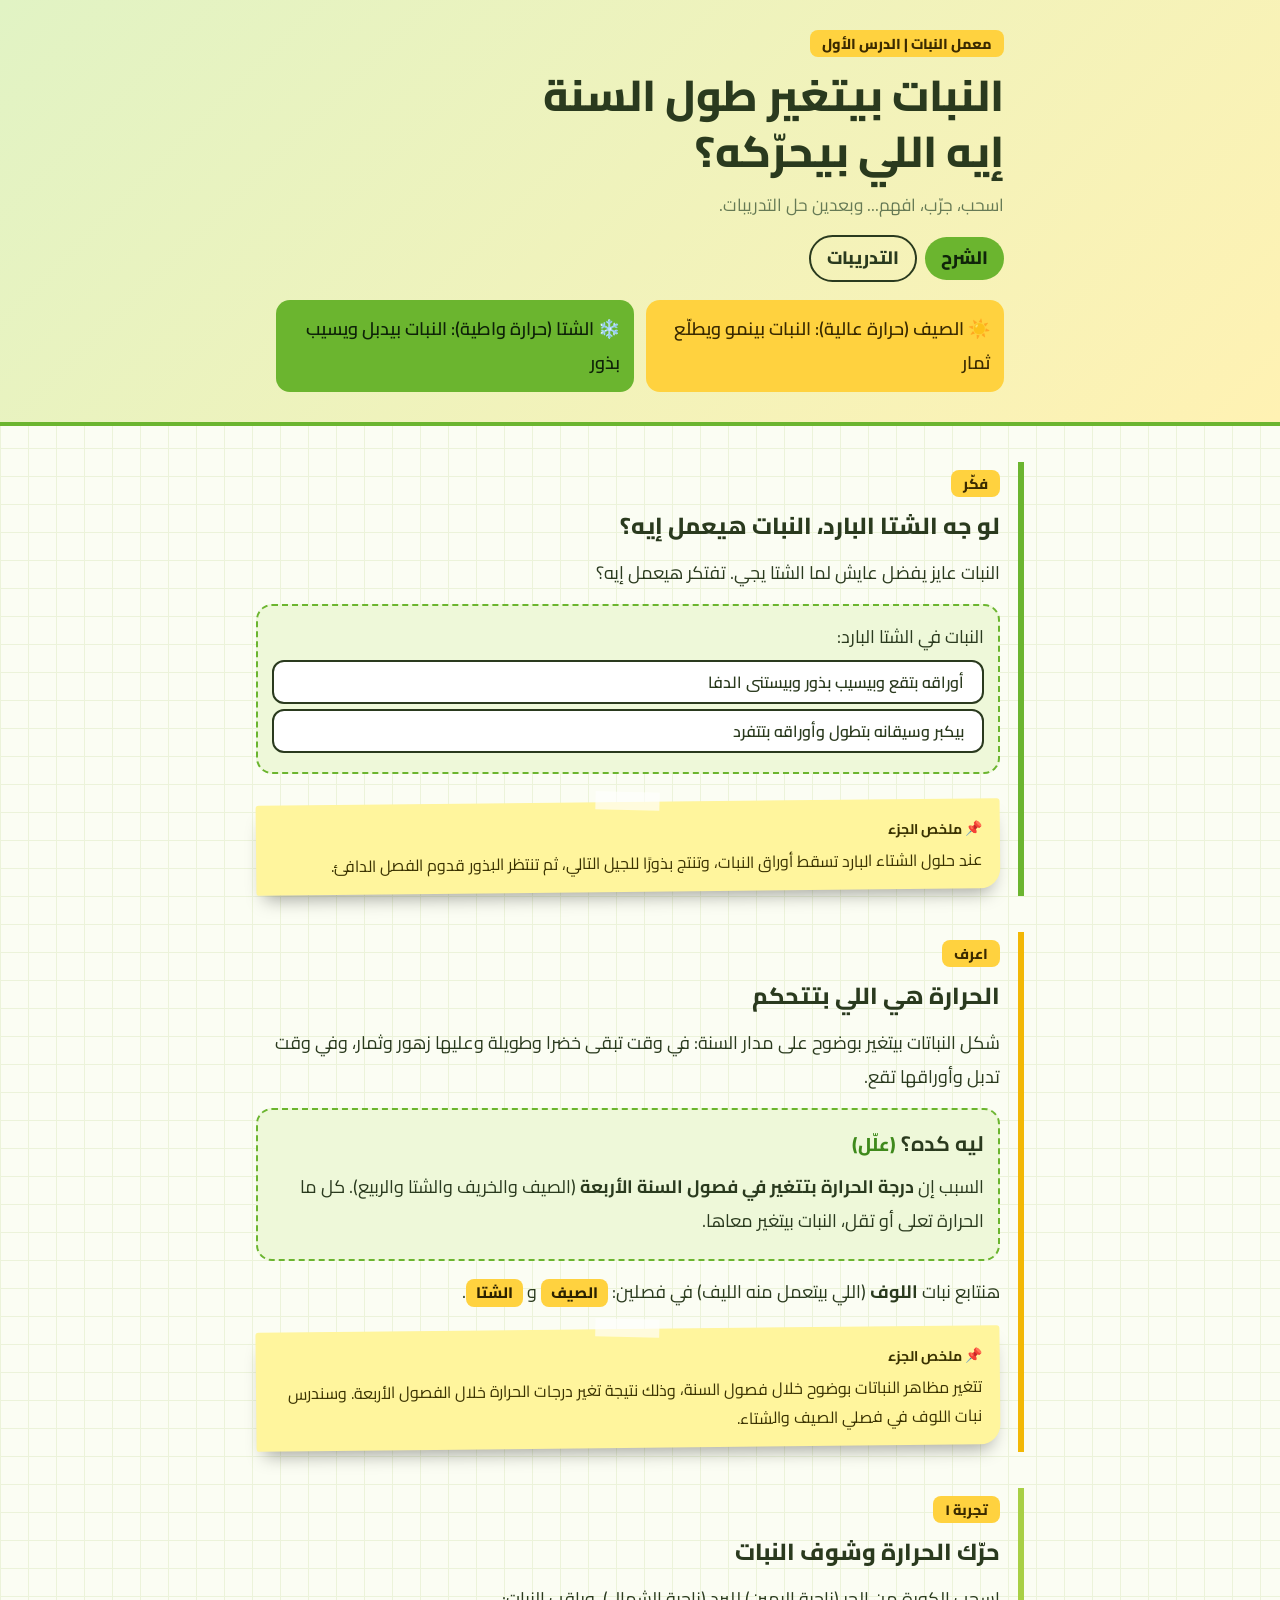
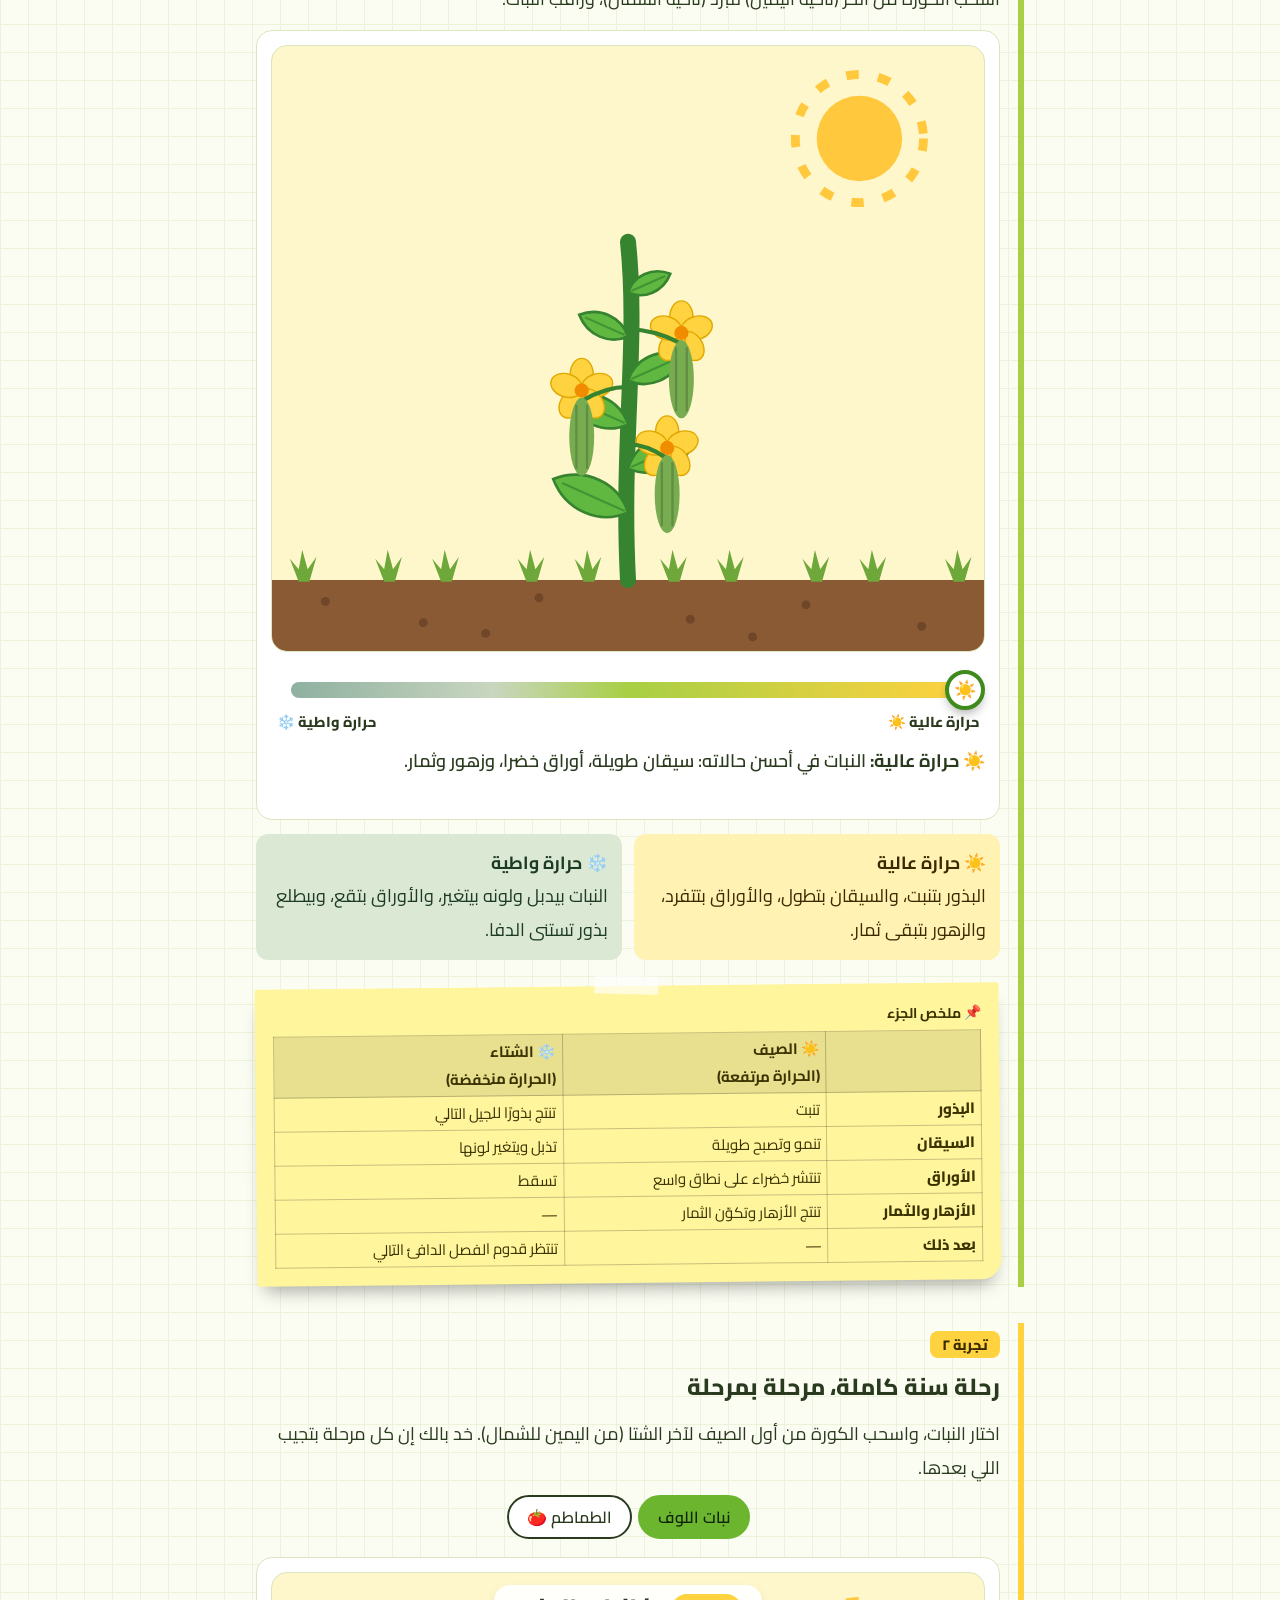
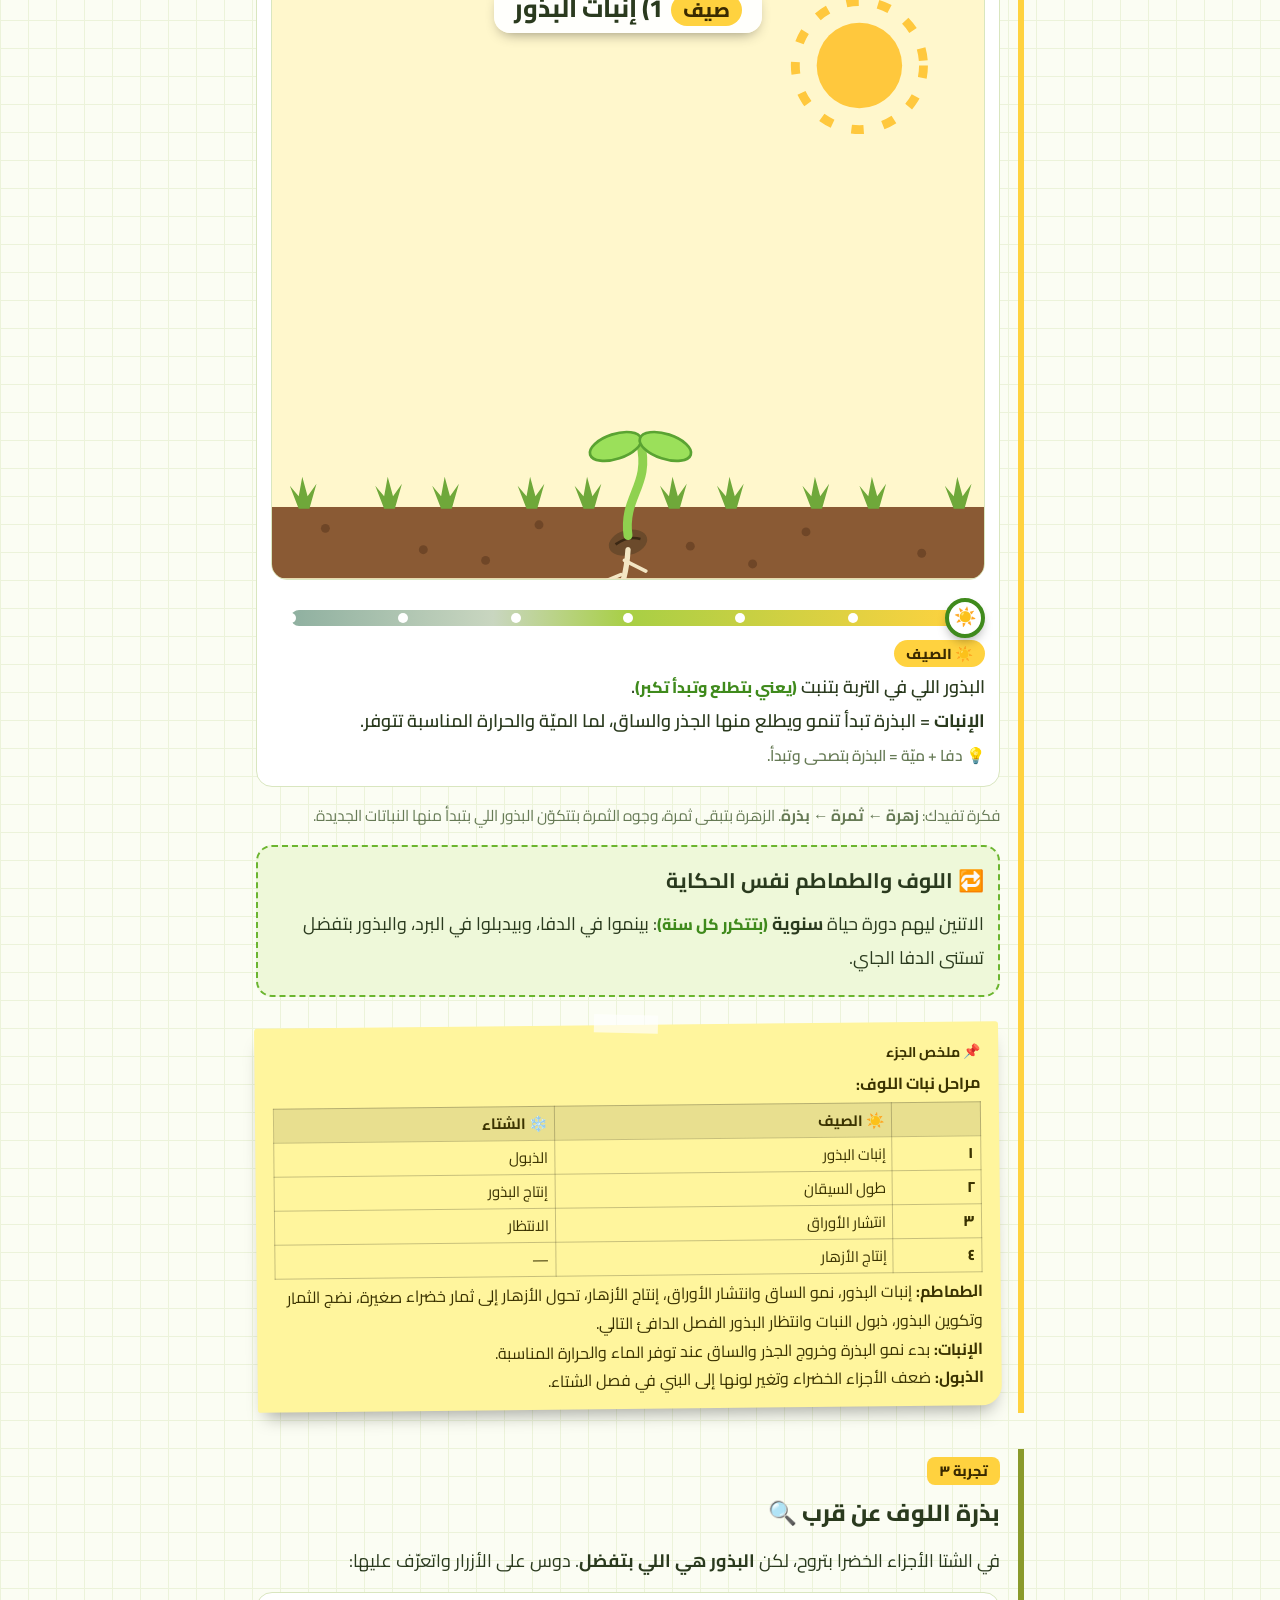
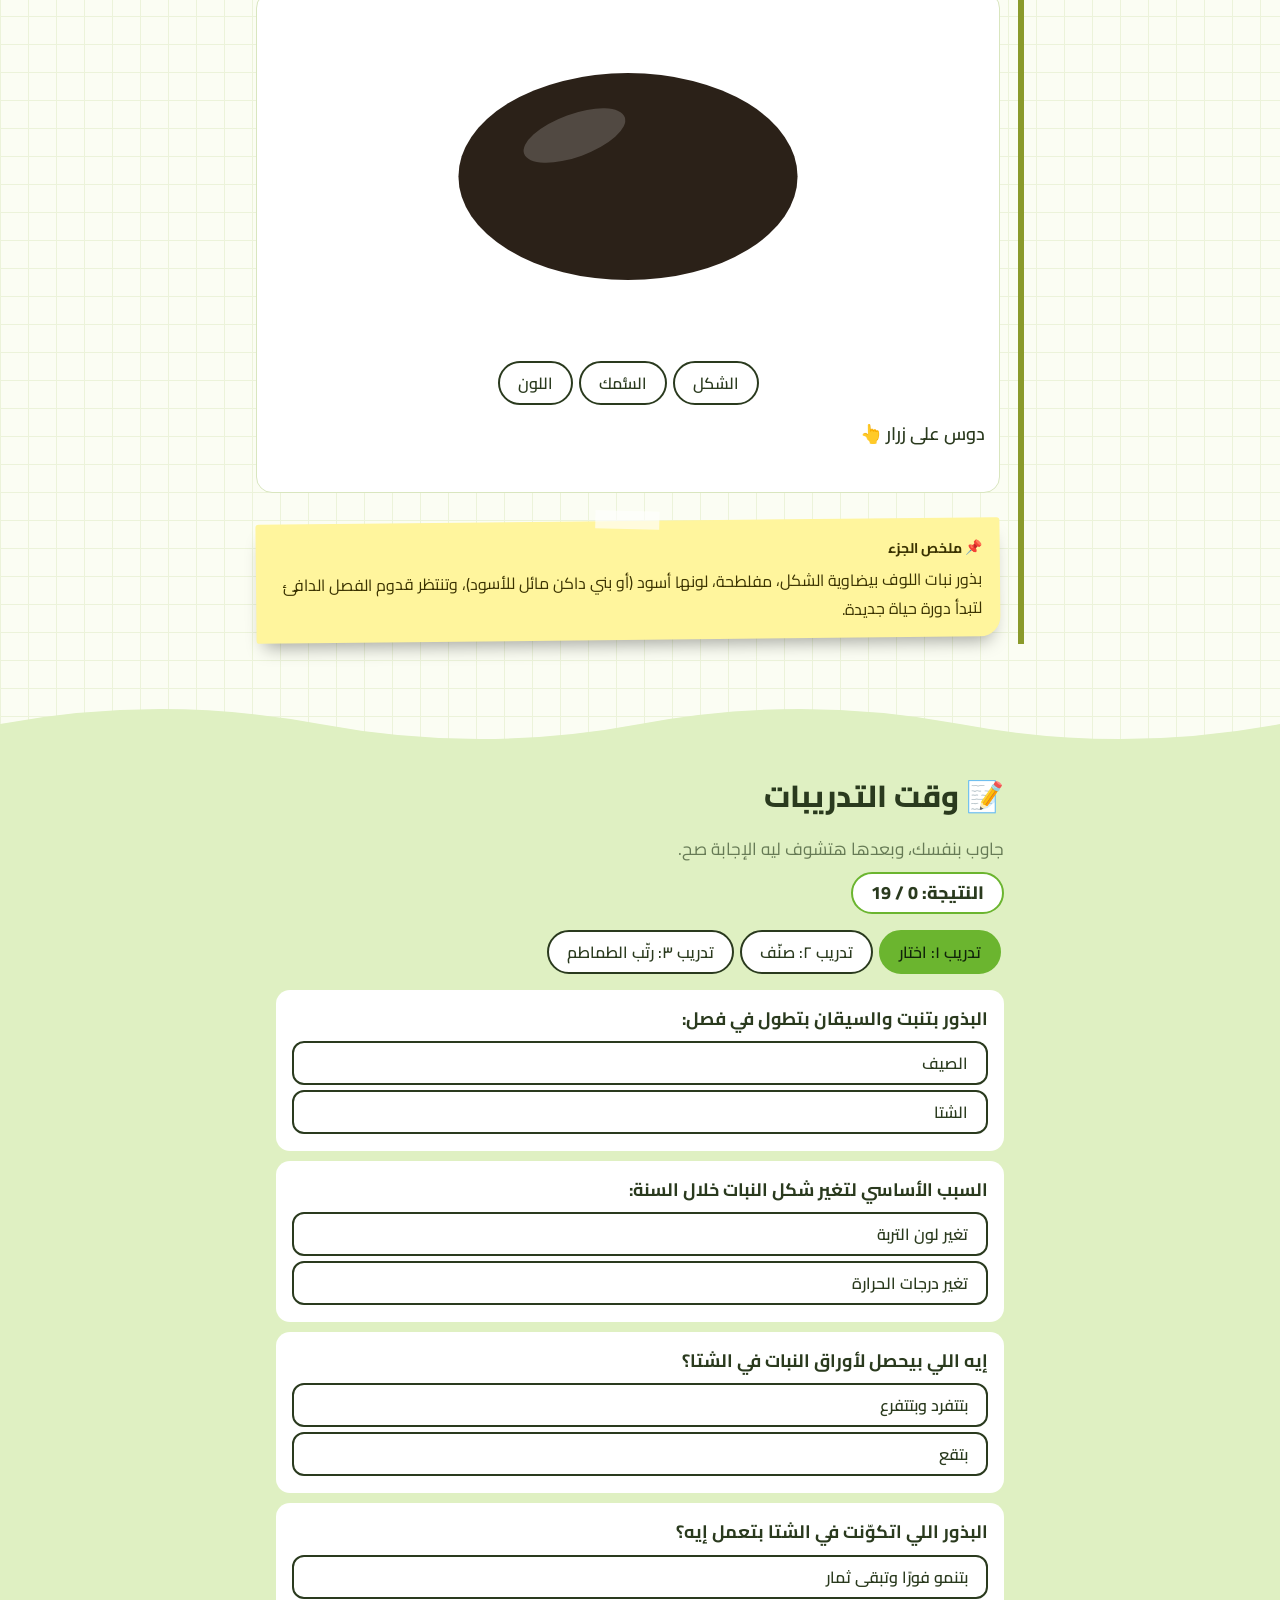
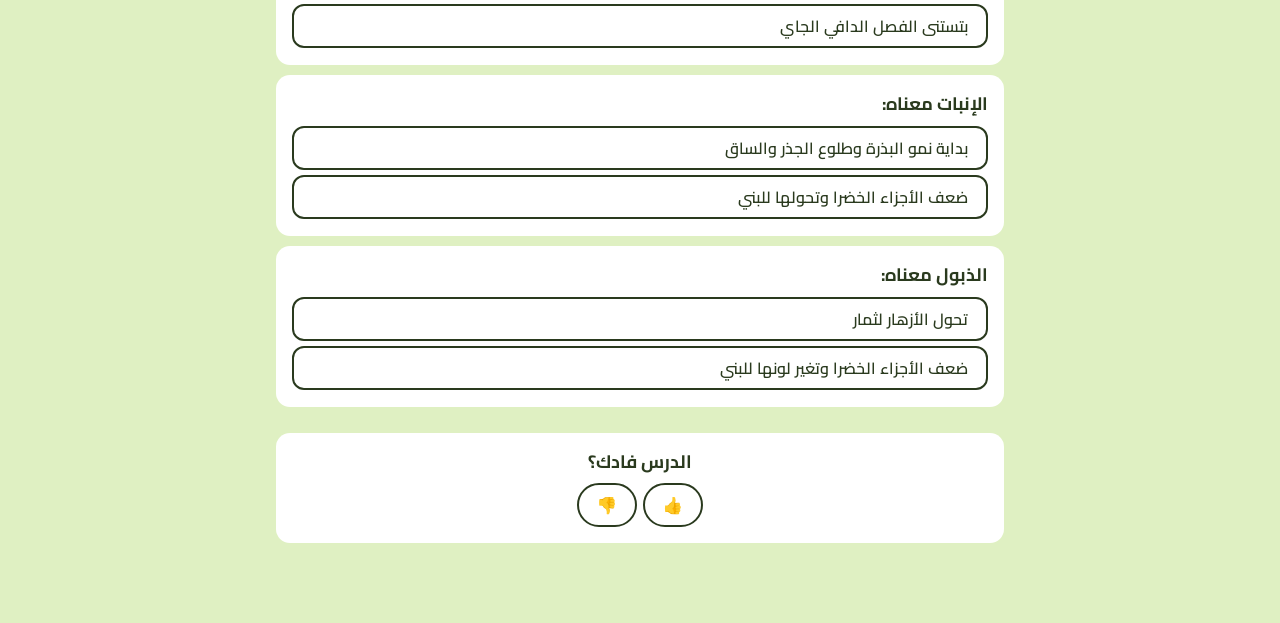
<file: lessons/ch2/lesson1.html>
<!DOCTYPE html>
<html lang="ar" dir="rtl"><head><meta charset="utf-8">
<meta name="viewport" content="width=device-width, initial-scale=1, viewport-fit=cover">
<title>النبات بيتغير طول السنة | معمل النبات</title>
<link href="https://fonts.googleapis.com/css2?family=Cairo:wght@400;600;800&display=swap" rel="stylesheet">
<style>
:root{--bg:#fbfdf3;--card:#fff;--ink:#2a3a1e;--ink2:#667a55;--line:#d9e6bf;--navy:#dff0c2;--g:#6bb52f;--gD:#3f8a1c;--tint:#eef8d9;--sun:#ffd23f;--am:#f2b705;--lime:#a8cf45;--ol:#8a9a2b;--h1:#e1f3c4;--h2:#fff2b3;--grid:#ecf3da;--ok:#2e8b2e;--bad:#c0561f;box-sizing:border-box;padding-top:env(safe-area-inset-top,0px);padding-bottom:env(safe-area-inset-bottom,0px)}
@media(prefers-color-scheme:dark){:root:not([data-theme=light]){--bg:#121a0c;--card:#1c2813;--ink:#eaf3dc;--ink2:#a9bd93;--line:#3a4d27;--navy:#0f1809;--g:#8bd04a;--gD:#b7e57f;--tint:#25351a;--h1:#1e3012;--h2:#3a3512;--grid:#1a2511;--ok:#7fd67f}}
html{scroll-behavior:smooth}*{box-sizing:border-box}
body{margin:0;background:var(--bg) linear-gradient(var(--grid) 1px,transparent 1px) 0 0/28px 28px;background-image:linear-gradient(var(--grid) 1px,transparent 1px),linear-gradient(90deg,var(--grid) 1px,transparent 1px);color:var(--ink);font-family:Cairo,Tahoma,sans-serif;line-height:1.9;font-size:18px}
.wrap{max-width:760px;margin:0 auto;padding:0 16px}main{max-width:800px;margin:0 auto;padding:0 16px}
.hero{background:linear-gradient(135deg,var(--h1),var(--h2));padding:26px 0 30px;border-bottom:4px solid var(--g)}
h1{font-size:clamp(2rem,7vw,2.7rem);font-weight:800;line-height:1.3;margin:8px 0}h2{font-size:1.45rem;font-weight:800;margin:4px 0 8px}h3{margin:0 0 4px}p{margin:6px 0}
.lead{color:var(--ink2);font-size:1.08rem}
.tg{display:inline-block;background:var(--sun);color:#3a2a00;font-weight:800;border-radius:8px;padding:0 12px;font-size:.9rem}
.nav a{display:inline-block;margin:8px 0 0 8px;padding:4px 16px;border-radius:99px;background:var(--g);color:#10240a;font-weight:800;text-decoration:none}.nav a.o{background:none;color:var(--ink);border:2px solid var(--ink)}
.pair{display:grid;grid-template-columns:1fr 1fr;gap:12px;margin-top:18px}.pair div{padding:12px 14px;border-radius:14px;font-weight:600}
.pair .y{background:var(--sun);color:#3a2a00}.pair .gr{background:var(--g);color:#0e2208}
.blk{border-inline-start:6px solid var(--c,var(--g));padding:4px 18px 4px 0;margin:36px 0;display:grid;grid-template-columns:minmax(0,1fr) 270px;gap:22px;align-items:start}
.stk{position:sticky;top:16px;background:#fff59d;color:#3a3200;padding:16px 14px 12px;font-size:15px;line-height:1.8;border-radius:3px 3px 20px 3px;box-shadow:0 12px 18px -8px rgba(0,0,0,.35);transform:rotate(-1.6deg);margin-top:8px}
.stk::before{content:"";position:absolute;top:-10px;left:50%;width:64px;height:18px;margin-left:-32px;background:rgba(255,255,255,.65);transform:rotate(2deg)}
.stk b.h{display:block;margin-bottom:4px;font-size:14px}.stk ol,.stk ul{margin:2px 0;padding-inline-start:20px}
.lab{position:absolute;top:12px;left:50%;transform:translateX(-50%);width:max-content;max-width:92%;text-align:center;background:rgba(255,255,255,.95);color:#2a3a1e;border-radius:16px;padding:4px 20px;font-weight:800;font-size:clamp(1.15rem,4.2vw,1.55rem);line-height:1.6;box-shadow:0 6px 14px -6px rgba(0,0,0,.45)}.lab .badge{font-size:.8em;margin-inline-end:8px}
.cmp{width:100%;border-collapse:collapse;font-size:13.5px;margin:4px 0}.cmp th,.cmp td{border:1px solid rgba(0,0,0,.22);padding:3px 6px;vertical-align:top;text-align:right}.cmp th{background:rgba(0,0,0,.09)}.cmp td:first-child{font-weight:800;white-space:nowrap}
.blk{grid-template-columns:minmax(0,1fr);gap:10px}.stk{position:relative;top:0;transform:rotate(-.6deg);margin-top:4px;padding:18px 18px 14px;font-size:16px}.cmp{font-size:15px}
.box{background:var(--card);border:1px solid var(--line);border-radius:16px;padding:14px;margin:14px 0}
.hv{border:2px dashed var(--g);background:var(--tint)}
.two{display:grid;grid-template-columns:1fr 1fr;gap:12px;margin:12px 0}
.def{border-radius:12px;padding:12px 14px;background:var(--tint)}.def b.t{display:block;font-size:1.1rem}
.tag{display:inline-block;background:var(--sun);color:#2b2100;font-weight:800;border-radius:8px;padding:0 10px;font-size:.95rem}
.w{font-style:normal;color:var(--gD);font-weight:800;font-size:.88em}
.why{color:var(--ink2);font-size:.97rem}.msg{min-height:3.4em;margin-top:8px;font-weight:600}
button{font-family:inherit;font-size:1rem;font-weight:600;border:2px solid var(--ink);background:var(--card);color:var(--ink);border-radius:99px;padding:5px 18px;cursor:pointer;margin:4px 3px}
button.on{background:var(--g);border-color:var(--g);color:#10240a}button:focus-visible{outline:3px solid var(--sun);outline-offset:2px}
.c{text-align:center}
.scene{position:relative;border-radius:16px;overflow:hidden;border:1px solid var(--line)}.scene svg{display:block;width:100%}.scene .bg{position:absolute;inset:0;height:100%}
.sunr{transform-origin:330px 52px;animation:spin 24s linear infinite}@keyframes spin{to{transform:rotate(360deg)}}
.sn{animation:fall linear infinite}@keyframes fall{from{transform:translateY(0)}to{transform:translateY(300px)}}
.track{direction:ltr;position:relative;height:16px;border-radius:99px;margin:30px 20px 10px;touch-action:none;cursor:pointer;background:linear-gradient(to left,#ffd23f,#a8cf45 50%,#c9d6c0 70%,#8fb0a0)}
.knob{position:absolute;top:50%;width:40px;height:40px;margin:-20px -20px 0 0;border-radius:50%;background:#fff;border:4px solid var(--gD);display:flex;align-items:center;justify-content:center;font-size:18px;box-shadow:0 6px 12px -4px rgba(0,0,0,.4);cursor:grab}
.dot{position:absolute;top:50%;width:10px;height:10px;margin:-5px -5px 0 0;border-radius:50%;background:#fff}
.ends{display:flex;justify-content:space-between;direction:ltr;font-weight:800;font-size:.9rem;margin:0 6px}
.badge{display:inline-block;border-radius:99px;padding:0 12px;font-weight:800;font-size:.9rem}.bh{background:var(--sun);color:#3a2a00}.bc{background:#c9dcc3;color:#1d3a24}
.wave{display:block;width:100%;height:60px;margin-top:50px}
.band{background:var(--navy);padding:10px 0 70px;margin-top:-1px}.band h2{font-size:1.9rem}
.score{display:inline-block;background:var(--card);border:2px solid var(--g);border-radius:99px;padding:2px 18px;font-weight:800}
.qq{background:var(--card);border-radius:14px;padding:12px 16px;margin:10px 0}.qq .t{font-weight:700}
.opt{display:block;width:100%;text-align:right;border-radius:12px;margin:5px 0}.opt.good{background:var(--ok);border-color:var(--ok);color:#fff}.opt.bad{background:var(--bad);border-color:var(--bad);color:#fff}
.zones{display:grid;gap:10px}.z2{grid-template-columns:1fr 1fr}.z3{grid-template-columns:1fr 1fr}
.zn{min-height:62px;border:2px dashed var(--ink2);border-radius:14px;padding:6px 8px;display:flex;flex-wrap:wrap;gap:6px;align-items:flex-start;background:var(--card)}.zn>small{width:100%;font-weight:800}
.zn.h{background:#fff2b3;color:#3a2a00}.zn.cd{background:#dbe9d4;color:#1d3a24}
.chip{touch-action:none;user-select:none;cursor:grab;background:var(--sun);color:#2b2100;border-radius:12px;padding:2px 12px;font-weight:700;font-size:.95rem;position:relative;box-shadow:0 3px 8px -4px rgba(0,0,0,.5)}
.chip.d{z-index:9;cursor:grabbing}.chip.ok{background:var(--ok);color:#fff;cursor:default}.chip.sh{animation:sh .4s 2}@keyframes sh{25%{left:8px}75%{left:-8px}}
.tray{display:flex;flex-wrap:wrap;gap:8px;justify-content:center;margin:12px 0;min-height:36px}
.sd{transform-box:fill-box;transform-origin:center;transition:transform .6s,fill .6s}
</style></head><body>
<header class="hero"><div class="wrap">
<span class="tg">معمل النبات | الدرس الأول</span>
<h1>النبات بيتغير طول السنة<br>إيه اللي بيحرّكه؟</h1>
<p class="lead">اسحب، جرّب، افهم... وبعدين حل التدريبات.</p>
<div class="nav"><a href="#learn">الشرح</a><a href="#practice" class="o">التدريبات</a></div>
<div class="pair"><div class="y">☀️ الصيف (حرارة عالية): النبات بينمو ويطلّع ثمار</div><div class="gr">❄️ الشتا (حرارة واطية): النبات بيدبل ويسيب بذور</div></div>
</div></header>

<main id="learn">
<section class="blk"><div class="bd"><span class="tg">فكّر</span><h2>لو جه الشتا البارد، النبات هيعمل إيه؟</h2>
<p>النبات عايز يفضل عايش لما الشتا يجي. تفتكر هيعمل إيه؟</p><div id="think" class="box hv"></div></div>
<aside class="stk"><b class="h">📌 ملخص الجزء</b>عند حلول الشتاء البارد تسقط أوراق النبات، وتنتج بذورًا للجيل التالي، ثم تنتظر البذور قدوم الفصل الدافئ.</aside></section>

<section class="blk" style="--c:var(--am)"><div class="bd"><span class="tg">اعرف</span><h2>الحرارة هي اللي بتتحكم</h2>
<p>شكل النباتات بيتغير بوضوح على مدار السنة: في وقت تبقى خضرا وطويلة وعليها زهور وثمار، وفي وقت تدبل وأوراقها تقع.</p>
<div class="box hv"><h3>ليه كده؟ <i class="w">(علّل)</i></h3><p>السبب إن <b>درجة الحرارة بتتغير في فصول السنة الأربعة</b> (الصيف والخريف والشتا والربيع). كل ما الحرارة تعلى أو تقل، النبات بيتغير معاها.</p></div>
<p>هنتابع نبات <b>اللوف</b> (اللي بيتعمل منه الليف) في فصلين: <span class="tag">الصيف</span> و <span class="tag">الشتا</span>.</p></div>
<aside class="stk"><b class="h">📌 ملخص الجزء</b>تتغير مظاهر النباتات بوضوح خلال فصول السنة، وذلك نتيجة تغير درجات الحرارة خلال الفصول الأربعة. وسندرس نبات اللوف في فصلي الصيف والشتاء.</aside></section>

<section class="blk" style="--c:var(--lime)"><div class="bd"><span class="tg">تجربة ١</span><h2>حرّك الحرارة وشوف النبات</h2>
<p>اسحب الكورة من الحر (ناحية اليمين) للبرد (ناحية الشمال)، وراقب النبات:</p>
<div class="box"><div class="scene" id="sc1"></div><div class="track" id="tk1"></div>
<div class="ends"><span>❄️ حرارة واطية</span><span>☀️ حرارة عالية</span></div><div class="msg" id="m1"></div></div>
<div class="two"><div class="def" style="background:#fff2b3;color:#3a2a00"><b class="t">☀️ حرارة عالية</b>البذور بتنبت، والسيقان بتطول، والأوراق بتتفرد، والزهور بتبقى ثمار.</div>
<div class="def" style="background:#dbe9d4;color:#1d3a24"><b class="t">❄️ حرارة واطية</b>النبات بيدبل ولونه بيتغير، والأوراق بتقع، وبيطلع بذور تستنى الدفا.</div></div></div>
<aside class="stk"><b class="h">📌 ملخص الجزء</b><table class="cmp"><tr><th></th><th>☀️ الصيف<br>(الحرارة مرتفعة)</th><th>❄️ الشتاء<br>(الحرارة منخفضة)</th></tr><tr><td>البذور</td><td>تنبت</td><td>تنتج بذورًا للجيل التالي</td></tr><tr><td>السيقان</td><td>تنمو وتصبح طويلة</td><td>تذبل ويتغير لونها</td></tr><tr><td>الأوراق</td><td>تنتشر خضراء على نطاق واسع</td><td>تسقط</td></tr><tr><td>الأزهار والثمار</td><td>تنتج الأزهار وتكوّن الثمار</td><td>—</td></tr><tr><td>بعد ذلك</td><td>—</td><td>تنتظر قدوم الفصل الدافئ التالي</td></tr></table></aside></section>

<section class="blk" style="--c:var(--sun)"><div class="bd"><span class="tg">تجربة ٢</span><h2>رحلة سنة كاملة، مرحلة بمرحلة</h2>
<p>اختار النبات، واسحب الكورة من أول الصيف لآخر الشتا (من اليمين للشمال). خد بالك إن كل مرحلة بتجيب اللي بعدها.</p>
<div class="c"><button id="pl" class="on">نبات اللوف</button><button id="pt">الطماطم 🍅</button></div>
<div class="box"><div class="scene" id="sc2"></div><div class="track" id="tk2"></div><div class="msg" id="m2"></div></div>
<p class="why">فكرة تفيدك: <b>زهرة ← ثمرة ← بذرة</b>. الزهرة بتبقى ثمرة، وجوه الثمرة بتتكوّن البذور اللي بتبدأ منها النباتات الجديدة.</p>
<div class="box hv"><h3>🔁 اللوف والطماطم نفس الحكاية</h3><p>الاتنين ليهم دورة حياة <b>سنوية</b> <i class="w">(بتتكرر كل سنة)</i>: بينموا في الدفا، وبيدبلوا في البرد، والبذور بتفضل تستنى الدفا الجاي.</p></div></div>
<aside class="stk"><b class="h">📌 ملخص الجزء</b><b>مراحل نبات اللوف:</b><table class="cmp"><tr><th></th><th>☀️ الصيف</th><th>❄️ الشتاء</th></tr><tr><td>١</td><td>إنبات البذور</td><td>الذبول</td></tr><tr><td>٢</td><td>طول السيقان</td><td>إنتاج البذور</td></tr><tr><td>٣</td><td>انتشار الأوراق</td><td>الانتظار</td></tr><tr><td>٤</td><td>إنتاج الأزهار</td><td>—</td></tr></table><b>الطماطم:</b> إنبات البذور، نمو الساق وانتشار الأوراق، إنتاج الأزهار، تحول الأزهار إلى ثمار خضراء صغيرة، نضج الثمار وتكوين البذور، ذبول النبات وانتظار البذور الفصل الدافئ التالي.<br><b>الإنبات:</b> بدء نمو البذرة وخروج الجذر والساق عند توفر الماء والحرارة المناسبة.<br><b>الذبول:</b> ضعف الأجزاء الخضراء وتغير لونها إلى البني في فصل الشتاء.</aside></section>

<section class="blk" style="--c:var(--ol)"><div class="bd"><span class="tg">تجربة ٣</span><h2>بذرة اللوف عن قرب 🔍</h2>
<p>في الشتا الأجزاء الخضرا بتروح، لكن <b>البذور هي اللي بتفضل</b>. دوس على الأزرار واتعرّف عليها:</p>
<div class="box"><svg viewBox="0 0 400 190"><ellipse id="sdo" cx="200" cy="95" rx="105" ry="66" fill="none" stroke="#3f8a1c" stroke-width="4" stroke-dasharray="8 7" opacity="0"/><ellipse id="sde" class="sd" cx="200" cy="95" rx="95" ry="58" fill="#2b2118"/><ellipse cx="170" cy="72" rx="30" ry="12" fill="#fff" opacity=".18" transform="rotate(-20 170 72)"/></svg>
<div class="c"><button data-s="0">الشكل</button><button data-s="1">السُّمك</button><button data-s="2">اللون</button></div><div class="msg" id="m3">دوس على زرار 👆</div></div></div>
<aside class="stk"><b class="h">📌 ملخص الجزء</b>بذور نبات اللوف بيضاوية الشكل، مفلطحة، لونها أسود (أو بني داكن مائل للأسود)، وتنتظر قدوم الفصل الدافئ لتبدأ دورة حياة جديدة.</aside></section>
</main>

<svg class="wave" viewBox="0 0 1440 60" preserveAspectRatio="none"><path d="M0 30 Q180 0 360 30 T720 30 T1080 30 T1440 30 V60 H0Z" fill="var(--navy)"/></svg>
<section class="band" id="practice"><div class="wrap">
<h2>📝 وقت التدريبات</h2><p class="lead">جاوب بنفسك، وبعدها هتشوف ليه الإجابة صح.</p>
<div class="score" id="score"></div>
<div style="margin:12px 0"><button id="t1" class="on">تدريب ١: اختار</button><button id="t2">تدريب ٢: صنّف</button><button id="t3">تدريب ٣: رتّب الطماطم</button></div>
<div id="s1"></div>
<div id="s2" hidden><p><b>اسحب كل مرحلة من مراحل اللوف لفصلها:</b></p><div class="zones z2" id="z2"><div class="zn h" data-k="h"><small>☀️ الصيف</small></div><div class="zn cd" data-k="c"><small>❄️ الشتا</small></div></div><div class="tray" id="tr2"></div></div>
<div id="s3" hidden><p><b>رتّب مراحل الطماطم:</b> اسحب كل مرحلة لرقمها الصح.</p><div class="zones" id="z3"></div><div class="tray" id="tr3"></div></div>
<div class="qq c" style="margin-top:26px"><b>الدرس فادك؟</b><br><button onclick="fb(this,'up')">👍</button><button onclick="fb(this,'down')">👎</button><div id="fbm"></div></div>
</div></section>

<script>
const $=i=>document.getElementById(i),mix=(a,b,t)=>a+(b-a)*t,rgb=(a,b,t)=>a.map((v,i)=>Math.round(mix(v,b[i],t)));
const hx=(a,b,t)=>'rgb('+rgb(a,b,t).join()+')';
function scene(el,type,init){
 let snow='';for(let i=0;i<14;i++)snow+=`<circle class="sn" cx="${(i*29+10)%400}" cy="-8" r="${2+i%3}" fill="#fff" style="animation-duration:${3+i%4}s;animation-delay:-${i*.4}s"/>`;
 el.innerHTML=`<svg class="bg" viewBox="0 0 400 340" preserveAspectRatio="none"><g class="sun"><g class="sunr"><circle cx="330" cy="52" r="36" fill="none" stroke="#ffc83d" stroke-width="5" stroke-dasharray="7 11"/></g><circle cx="330" cy="52" r="24" fill="#ffc83d"/></g><g class="snow">${snow}</g></svg><svg class="pl" viewBox="0 0 400 340"></svg>`;
 const pl=el.querySelector('.pl'),sun=el.querySelector('.sun'),sn=el.querySelector('.snow');let cur=init.slice(),tg=init.slice(),raf=0;
 function draw(){const[h,lf,fl,fr,rp,wt,fa,sd,su,cd,ct]=cur,B=300,sh=h*190;
  el.style.background=hx([255,247,204],[222,234,218],cd);sun.style.opacity=Math.max(0,1-cd*1.4);sn.style.opacity=cd;
  const lc=hx([96,184,64],[170,128,62],wt),sc=hx([54,132,48],[140,100,55],wt);let s='';
  s+=`<rect y="${B}" width="400" height="40" fill="#8a5a34"/>`;
  [[30,12],[85,24],[150,10],[235,22],[300,14],[365,26],[120,30],[270,32]].forEach(q=>s+=`<circle cx="${q[0]}" cy="${B+q[1]}" r="2.5" fill="#6f4627"/>`);
  for(let i=0;i<10;i++){const x=15+i*40+(i%2)*8;s+=`<path d="M${x},${B+1} l-5,-13 l5,6 l2,-11 l3,11 l5,-7 l-4,14z" fill="#6fa83a" opacity="${1-cd}"/>`}
  s+=`<rect y="${B-4}" width="400" height="9" rx="4" fill="#fff" opacity="${cd*.95}"/>`;
  s+=`<ellipse cx="200" cy="${B+20}" rx="11" ry="7" fill="#6b4a2b" opacity="${su}" transform="rotate(-15 200 ${B+20})"/><path d="M193,${B+21} q7,-5 14,-3" stroke="#3b2814" stroke-width="1.5" fill="none" opacity="${su}"/>`;
  [[148,12,-20],[212,16,15],[262,11,-8],[100,14,10]].forEach(q=>s+=`<ellipse cx="${q[0]}" cy="${B+q[1]}" rx="9" ry="5" fill="#241a12" transform="rotate(${q[2]} ${q[0]} ${B+q[1]})" opacity="${sd}"/>`);
  if(ct>.02){const g=ct;
   s+=`<g opacity="${g}"><path d="M200,${B+24} q-1,${18*g} -8,${30*g}" stroke="#f3e6c4" stroke-width="3" fill="none" stroke-linecap="round"/><path d="M196,${B+38*g} l-12,${5*g}M198,${B+30*g} l12,${6*g}" stroke="#f3e6c4" stroke-width="2" stroke-linecap="round"/>
   <path d="M200,${B+16} C197,${B-6} 213,${B-12*g} 207,${B-36*g}" stroke="#8fd14f" stroke-width="5" fill="none" stroke-linecap="round"/>
   <g transform="translate(207,${B-36*g})"><ellipse cx="-14" cy="2" rx="15" ry="7" transform="rotate(-18 -14 2)" fill="#9be05a" stroke="#5aa332" stroke-width="1.5"/><ellipse cx="14" cy="2" rx="15" ry="7" transform="rotate(18 14 2)" fill="#9be05a" stroke="#5aa332" stroke-width="1.5"/></g></g>`}
  if(sh>2)s+=`<path d="M200,${B} C196,${B-sh*.4} 206,${B-sh*.7} ${200+wt*10},${B-sh}" stroke="${sc}" stroke-width="${5+h*4}" fill="none" stroke-linecap="round"/>`;
  for(let i=0;i<6;i++){const d=i%2?1:-1,y=B-sh*(.2+.13*i),L=lf*(46-i*4);if(L<4)continue;const dy=fa*(B-y-8),a=-24+wt*60+fa*20;
   s+=`<g transform="translate(200,${y+dy}) scale(${d},1) rotate(${a})" opacity="${1-fa*.2}"><path d="M0,0 C${L*.25},${-L*.28} ${L*.7},${-L*.3} ${L},0 C${L*.7},${L*.3} ${L*.25},${L*.28} 0,0Z" fill="${lc}" stroke="${sc}" stroke-width="1.5"/><path d="M2,0 L${L*.88},0" stroke="${sc}" stroke-width="1.2" opacity=".7"/></g>`}
  for(let k=0;k<3;k++){const d=k%2?-1:1,x=200+d*(22+k*4),y=B-sh*(.38+.17*k)+16,dy=type=='t'?fa*(B-y-10):fa*6;
   if(fl>.02)s+=type=='t'?`<g transform="translate(${x},${y-16}) scale(${fl*.9})">${[0,72,144,216,288].map(a=>`<ellipse cx="0" cy="-4" rx="2" ry="5" fill="#5ea83a" transform="rotate(${a+36})"/><ellipse cx="0" cy="-8" rx="2.8" ry="8" fill="#ffd23f" transform="rotate(${a})"/>`).join('')}<circle r="3" fill="#b07a00"/></g>`:`<g transform="translate(${x},${y-18}) scale(${fl})">${[0,72,144,216,288].map(a=>`<ellipse cx="0" cy="-9" rx="6.5" ry="9" fill="#ffd23f" stroke="#e0a800" stroke-width=".8" transform="rotate(${a})"/>`).join('')}<circle r="4" fill="#f08c00"/></g>`;
   if(fr>.02){const T=type=='t',c=T?hx(rgb([110,175,70],[225,50,45],rp),[110,80,45],wt*.7):hx([120,172,80],[125,92,52],Math.min(1,wt*1.2)),cy=T?y+dy:y+dy+8*fr,top=T?cy-12*fr:cy-22*fr;
    s+=`<path d="M200,${y-20} Q${(200+x)/2},${top-6} ${x},${top+2}" stroke="${sc}" stroke-width="2.5" fill="none"/>`;
    s+=T?`<circle cx="${x}" cy="${cy}" r="${12*fr}" fill="${c}"/><circle cx="${x-4*fr}" cy="${cy-4*fr}" r="${3*fr}" fill="#fff" opacity=".35"/><g transform="translate(${x},${top+2*fr}) scale(${fr})">${[0,72,144,216,288].map(a=>`<ellipse cx="0" cy="-3" rx="1.8" ry="5" fill="#4c9a2a" transform="rotate(${a})"/>`).join('')}</g>`
    :`<ellipse cx="${x}" cy="${cy}" rx="${7*fr}" ry="${22*fr}" fill="${c}"/><path d="M${x-3*fr},${cy-18*fr} v${36*fr}M${x+3*fr},${cy-18*fr} v${36*fr}" stroke="#000" stroke-opacity=".18" stroke-width="1.3" fill="none"/>`}}
  pl.innerHTML=s}
 function step(){let d=0;for(let i=0;i<11;i++){const v=tg[i]-cur[i];cur[i]+=v*.18;d+=Math.abs(v)}draw();raf=d>.005?requestAnimationFrame(step):0}
 draw();return{set(a){tg=a.slice();if(!raf)raf=requestAnimationFrame(step)}}}
const at=(S,f)=>{const i=Math.min(S.length-2,Math.floor(f)),t=Math.min(1,f-i);return S[i].map((v,k)=>mix(v,S[i+1][k],t))};
// slider: f=0 at right → 1 at left
function slider(el,steps,cb,icon){el.innerHTML='<div class="knob">'+icon+'</div>';let f=0,dg=0;const kn=el.firstChild;
 for(let i=0;i<steps;i++){const d=document.createElement('div');d.className='dot';d.style.right=(i/(steps-1)*100)+'%';el.insertBefore(d,kn)}
 const set=v=>{f=v;kn.style.right=(f*100)+'%';cb(f,kn)},mv=e=>{const r=el.getBoundingClientRect();set(Math.max(0,Math.min(1,(r.right-e.clientX)/r.width)))};
 el.onpointerdown=e=>{dg=1;el.setPointerCapture(e.pointerId);mv(e)};el.onpointermove=e=>dg&&mv(e);el.onpointerup=()=>{dg=0;if(steps)set(Math.round(f*(steps-1))/(steps-1))};set(0)}
// data [h,lf,fl,fr,ripe,wilt,fall,seed,seedU,cold,germ]
const LS=[[0,0,0,0,0,0,0,0,1,0,1],[1,.3,0,0,0,0,0,0,0,0,0],[1,1,0,0,0,0,0,0,0,0,0],[1,1,1,1,1,0,0,0,0,0,0],[.9,.8,0,1,1,.8,0,0,0,.5,0],[.7,.5,0,1,1,1,.9,1,0,1,0],[0,0,0,0,1,1,1,1,0,1,0]];
const TS=[[0,0,0,0,0,0,0,0,1,0,1],[1,1,0,0,0,0,0,0,0,0,0],[1,1,1,0,0,0,0,0,0,0,0],[1,1,.3,.5,0,0,0,0,0,0,0],[1,1,0,1,1,0,0,0,0,0,0],[.8,.5,0,1,1,1,.8,1,0,1,0]];
// exp1
const s1=scene($('sc1'),'l',LS[3]);let m1k=-1;
slider($('tk1'),0,(f,kn)=>{s1.set(LS[3].map((v,i)=>mix(v,LS[5][i],f)));const k=f<.34?0:f<.67?1:2;kn.textContent=k?'❄️':'☀️';if(k!=m1k){m1k=k;$('m1').innerHTML=['☀️ <b>حرارة عالية:</b> النبات في أحسن حالاته: سيقان طويلة، أوراق خضرا، وزهور وثمار.','🌥️ <b>الحرارة بتقل:</b> الأجزاء الخضرا بتضعف ولونها بيتحول للبني. ده اسمه <b>الذبول</b>.','❄️ <b>حرارة واطية:</b> الأوراق وقعت، والنبات سايب بذور على الأرض بتستنى الدفا.'][k]}},'☀️');
// exp2
const CY={l:{t:'l',S:LS,I:[['إنبات البذور',0,'البذور اللي في التربة بتنبت <i class="w">(يعني بتطلع وتبدأ تكبر)</i>.<br><b>الإنبات</b> = البذرة تبدأ تنمو ويطلع منها الجذر والساق، لما الميّة والحرارة المناسبة تتوفر.','دفا + ميّة = البذرة بتصحى وتبدأ.'],['طول السيقان',0,'السيقان بتكبر بسرعة وتبقى طويلة وقوية.','الحرارة العالية بتخلّي النمو سريع.'],['انتشار الأوراق',0,'الأوراق الخضرا بتتفرد وبتطلع منها فروع <i class="w">(تتفرّع)</i> في مساحة واسعة، عشان <i class="w">تمتص (تاخد)</i> أكبر قدر من ضوء الشمس.','الورقة الأوسع بتاخد شمس أكتر.'],['إنتاج الأزهار',0,'النبات بيطلّع أزهار، والأزهار دي بتتحول لثمار.','زهرة ← ثمرة.'],['الذبول',1,'بسبب البرد الشديد الأجزاء الخضرا بتضعف وتدبل، ولونها بيتحول للبني. ده اسمه <b>الذبول</b>.','برد شديد ← ضعف ← لون بني.'],['إنتاج البذور',1,'أوراق النبات بتقع، وبيطلع بذور جديدة للجيل التالي <i class="w">(النباتات الجديدة اللي هتيجي بعده)</i>.','البذور هي اللي بتكمّل الحياة بعد الشتا.'],['الانتظار',1,'البذور بتستنى الفصل الدافي الجاي <i class="w">(جيّة)</i> عشان تبدأ دورة حياة جديدة.','أول ما الدفا يرجع، الدورة بتبدأ من جديد 🔁']]},
t:{t:'t',S:TS,I:[['إنبات البذور',0,'بذرة الطماطم بتنبت في التربة.','بداية الدورة.'],['نمو الساق وانتشار الأوراق',0,'الساق بتكبر والأوراق بتتفرد.','نفس خطوات اللوف.'],['إنتاج الأزهار',0,'النبات بيطلّع أزهار صغيرة صفرا. أيوه، زهرة الطماطم لونها أصفر 🌼','الزهرة هي بداية الثمرة.'],['تحول الأزهار إلى ثمار خضراء صغيرة',0,'الأزهار بتتحول لثمار صغيرة لونها أخضر.','الثمرة لسه صغيرة ومش ناضجة.'],['نضج الثمار وتكوين البذور',0,'الثمار بتنضج <i class="w">(يعني تستوي وتحمرّ)</i> وبتتكوّن جواها البذور.','جوه الثمرة الناضجة البذور اللي هتكمّل النبات.'],['ذبول النبات وانتظار البذور الفصل الدافئ التالي',1,'النبات بيدبل في البرد، والبذور بتستنى الفصل الدافي الجاي.','البرد بيوقف الدورة، والبذور بتحافظ عليها.']]}};
let cur=null;
function pick(k){cur=CY[k];$('pl').classList.toggle('on',k=='l');$('pt').classList.toggle('on',k=='t');const sc=scene($('sc2'),cur.t,cur.S[0]),n=cur.I.length;let last=-1;$('sc2').insertAdjacentHTML('beforeend','<div class="lab" id="lab2"></div>');
 slider($('tk2'),n,(f,kn)=>{const x=f*(n-1),i=Math.round(x);sc.set(at(cur.S,x));if(i!=last){last=i;const m=cur.I[i];kn.textContent=m[1]?'❄️':'☀️';$('lab2').innerHTML=`<span class="badge ${m[1]?'bc':'bh'}">${m[1]?'شتا':'صيف'}</span>${(cur.t=='l'&&m[1])?i-3:i+1}) ${m[0]}`;$('m2').innerHTML=`<span class="badge ${m[1]?'bc':'bh'}">${m[1]?'❄️ الشتا':'☀️ الصيف'}</span><br>${m[2]}<br><span class="why">💡 ${m[3]}</span>`}},'☀️')}
$('pl').onclick=()=>pick('l');$('pt').onclick=()=>pick('t');pick('l');
// exp3
const SM=[['<b>الشكل: بيضاوية</b> <i class="w">(يعني زي شكل البيضة)</i>',()=>{$('sdo').style.opacity=1;$('sde').style.transform=''}],['<b>السُّمك: مفلطحة</b> <i class="w">(يعني عريضة ومسطّحة مش منفوخة)</i>. بُصّ عليها من الجنب 👀',()=>{$('sdo').style.opacity=0;$('sde').style.transform='scaleY(.25)'}],['<b>اللون: أسود</b> (أو بني غامق مايل للأسود).',()=>{$('sdo').style.opacity=0;$('sde').style.transform=''}]];
document.querySelectorAll('[data-s]').forEach(b=>b.onclick=()=>{const m=SM[b.dataset.s];$('m3').innerHTML=m[0];m[1]()});
// quiz
let pts=0;const TOT=19;const upd=()=>$('score').textContent='النتيجة: '+pts+' / '+TOT;upd();
function mk(el,q,o,why,cb){const idx=o.map((_,i)=>i).sort(()=>Math.random()-.5);el.innerHTML='<div class="t">'+q+'</div>';idx.forEach(i=>{const b=document.createElement('button');b.className='opt';b.textContent=o[i];b.onclick=()=>{if(el.dataset.d)return;el.dataset.d=1;b.classList.add(i?'bad':'good');[...el.querySelectorAll('.opt')].find(x=>x.textContent==o[0]).classList.add('good');const w=document.createElement('p');w.className='why';w.textContent=(i?'مش دقيق. ':'صح! ')+why;el.appendChild(w);cb&&cb(!i)};el.appendChild(b)})}
mk($('think'),'النبات في الشتا البارد:',['أوراقه بتقع وبيسيب بذور وبيستنى الدفا','بيكبر وسيقانه بتطول وأوراقه بتتفرد'],'البرد بيضعّف الأجزاء الخضرا، فالنبات بيسيب بذور تكمّل بعده.');
[['البذور بتنبت والسيقان بتطول في فصل:',['الصيف','الشتا'],'الصيف حرارته عالية، وده المناسب للنمو.'],['السبب الأساسي لتغير شكل النبات خلال السنة:',['تغير درجات الحرارة','تغير لون التربة'],'الحرارة بتتغير مع الفصول والنبات بيتغير معاها.'],['إيه اللي بيحصل لأوراق النبات في الشتا؟',['بتقع','بتتفرد وبتتفرع'],'التفرّع والانتشار بيحصلوا في الصيف.'],['البذور اللي اتكوّنت في الشتا بتعمل إيه؟',['بتستنى الفصل الدافي الجاي','بتنمو فورًا وتبقى ثمار'],'البذور بتستنى الدفا عشان تبدأ دورة جديدة.'],['الإنبات معناه:',['بداية نمو البذرة وطلوع الجذر والساق','ضعف الأجزاء الخضرا وتحولها للبني'],'الإنبات بداية الحياة، والذبول عكسه.'],['الذبول معناه:',['ضعف الأجزاء الخضرا وتغير لونها للبني','تحول الأزهار لثمار'],'الذبول بيحصل في الشتا بسبب البرد.']].forEach(q=>{const d=document.createElement('div');d.className='qq';$('s1').appendChild(d);mk(d,q[0],q[1],q[2],ok=>{if(ok){pts++;upd()}})});
// drag games
function drag(c,host){let sx,sy,on=0;c.onpointerdown=e=>{if(c.classList.contains('ok'))return;on=1;sx=e.clientX;sy=e.clientY;c.setPointerCapture(e.pointerId);c.classList.add('d')};
 c.onpointermove=e=>{if(on)c.style.transform=`translate(${e.clientX-sx}px,${e.clientY-sy}px)`};
 c.onpointerup=e=>{if(!on)return;on=0;c.classList.remove('d');c.style.transform='';const z=[...host.querySelectorAll('.zn')].find(z=>{const r=z.getBoundingClientRect();return e.clientX>r.left&&e.clientX<r.right&&e.clientY>r.top&&e.clientY<r.bottom});
  if(z&&z.dataset.k==c.dataset.z&&!(z.dataset.cap&&z.querySelector('.chip'))){z.appendChild(c);c.classList.add('ok');pts++;upd()}else if(z){c.classList.add('sh');setTimeout(()=>c.classList.remove('sh'),800)}}}
const mkc=(tr,host,t,z)=>{const c=document.createElement('div');c.className='chip';c.textContent=t;c.dataset.z=z;tr.appendChild(c);drag(c,host)};
LS&&[['إنبات البذور','h'],['طول السيقان','h'],['انتشار الأوراق','h'],['إنتاج الأزهار','h'],['الذبول','c'],['إنتاج البذور','c'],['الانتظار','c']].sort(()=>Math.random()-.5).forEach(x=>mkc($('tr2'),$('s2'),x[0],x[1]));
CY.t.I.forEach((m,i)=>$('z3').insertAdjacentHTML('beforeend',`<div class="zn" data-k="${i}" data-cap="1"><small>${i+1}</small></div>`));
CY.t.I.map((m,i)=>[m[0],i]).sort(()=>Math.random()-.5).forEach(x=>mkc($('tr3'),$('s3'),x[0],x[1]));
[['t1','s1'],['t2','s2'],['t3','s3']].forEach(a=>$(a[0]).onclick=()=>{['1','2','3'].forEach(n=>{$('s'+n).hidden=a[1]!='s'+n;$('t'+n).classList.toggle('on',a[0]=='t'+n)})});
function fb(b,v){[...b.parentNode.querySelectorAll('button')].forEach(c=>c.classList.remove('on'));b.classList.add('on');$('fbm').textContent='شكرًا ❤️';try{window.goatcounter&&goatcounter.count({path:'lesson-seasons-'+v,title:'feedback '+v,event:true})}catch(e){}}
</script></body></html>
</file>
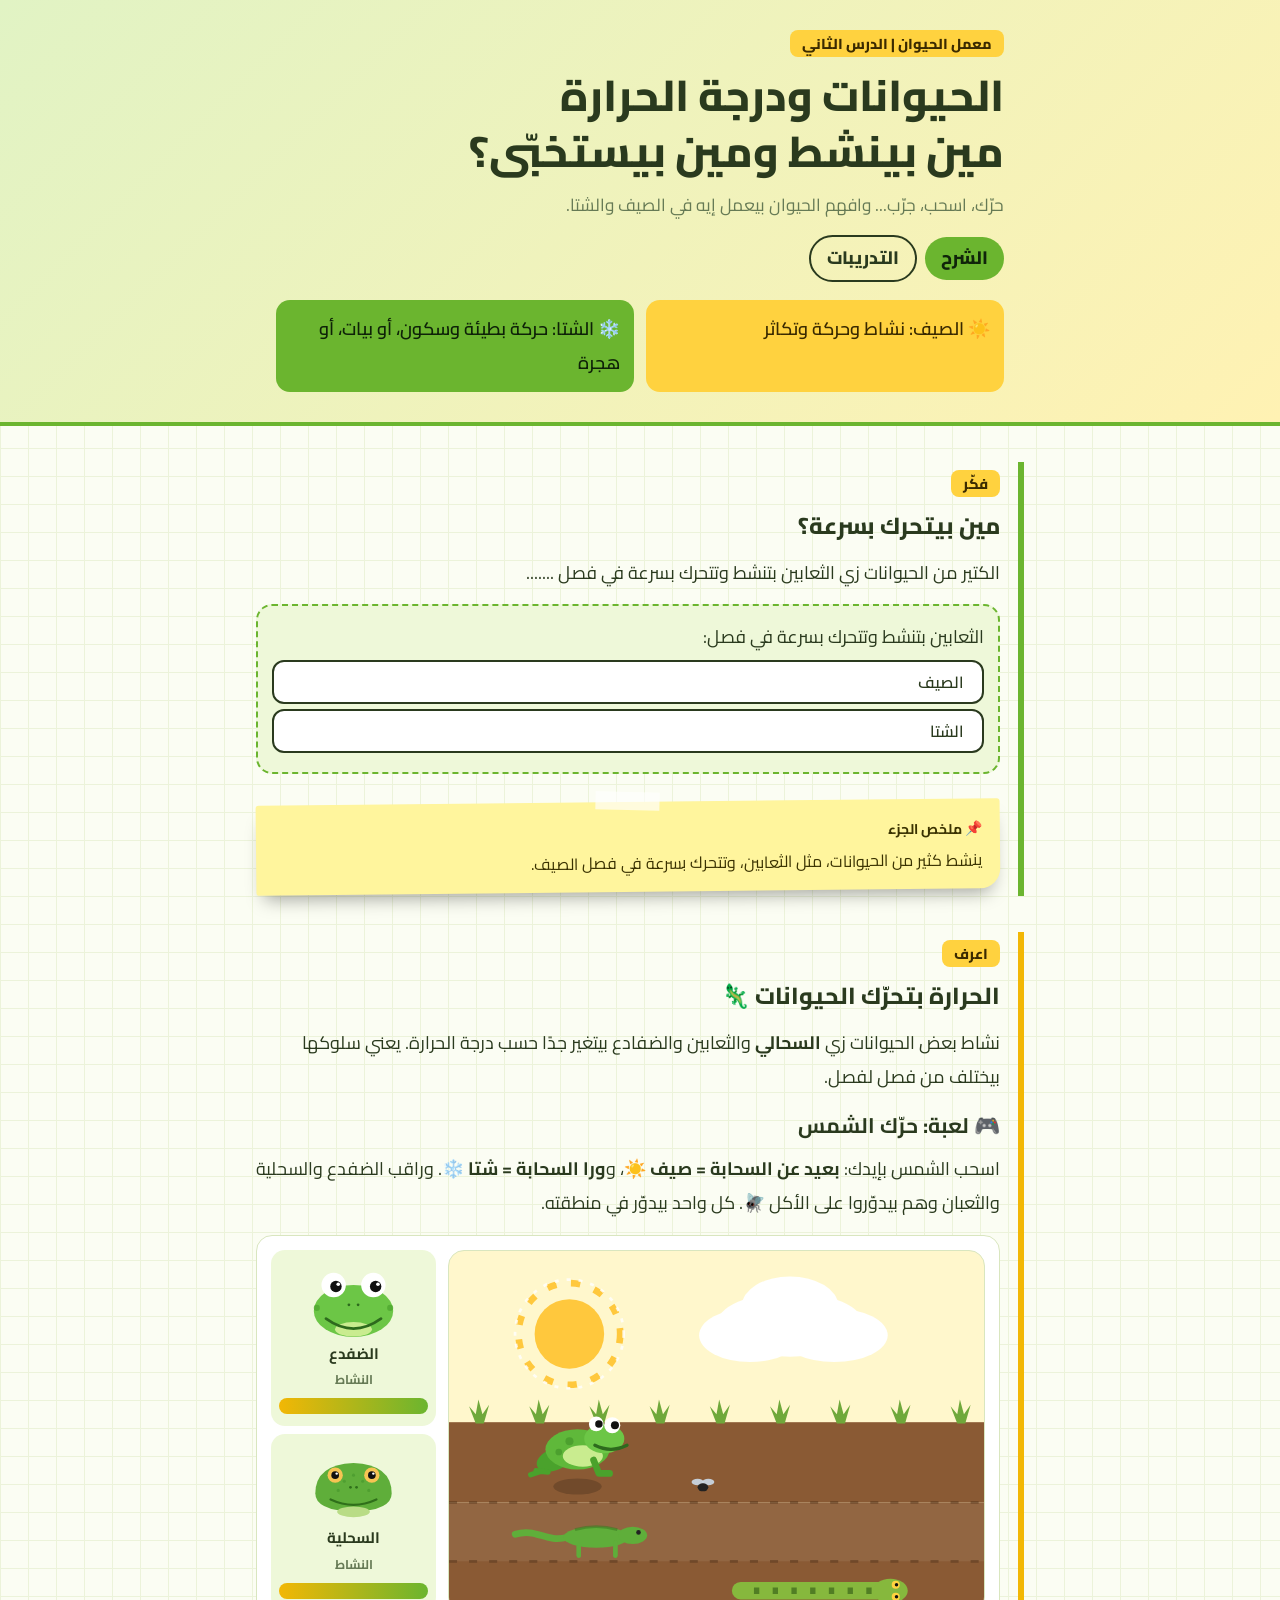
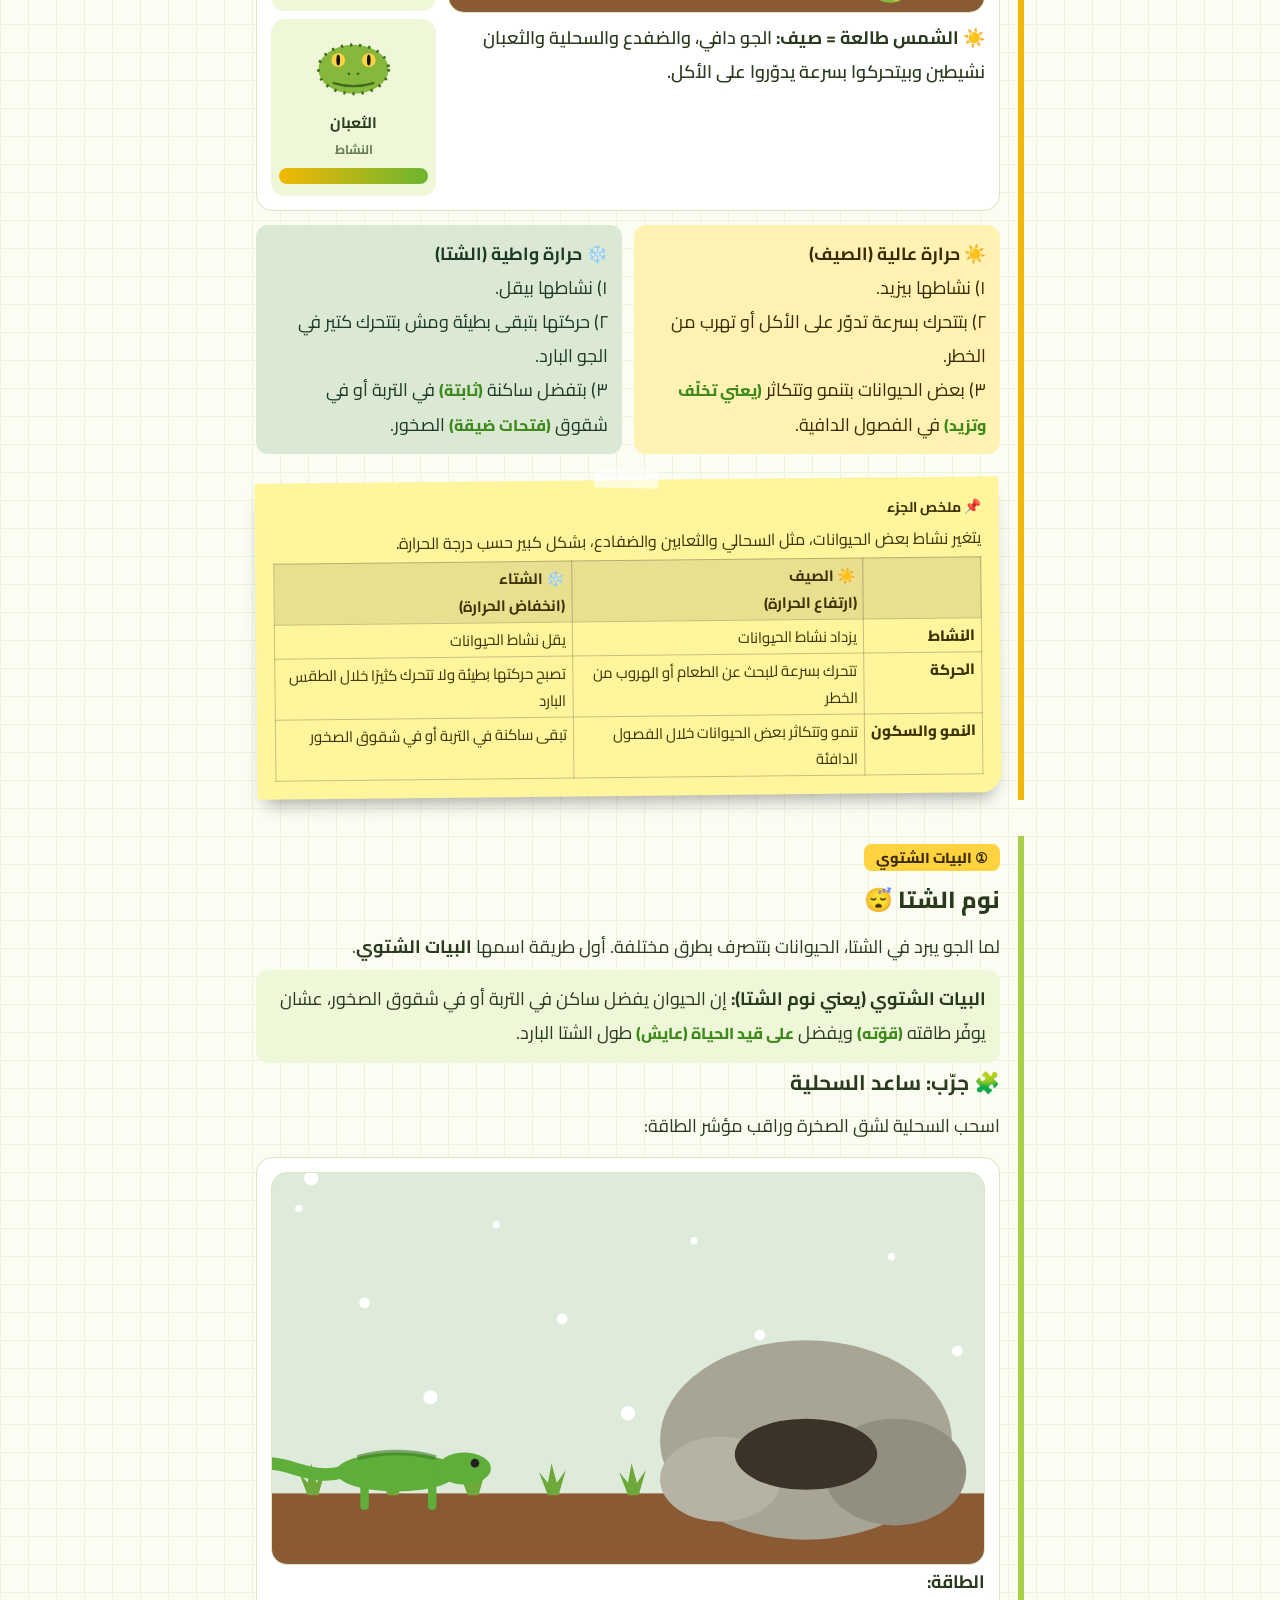
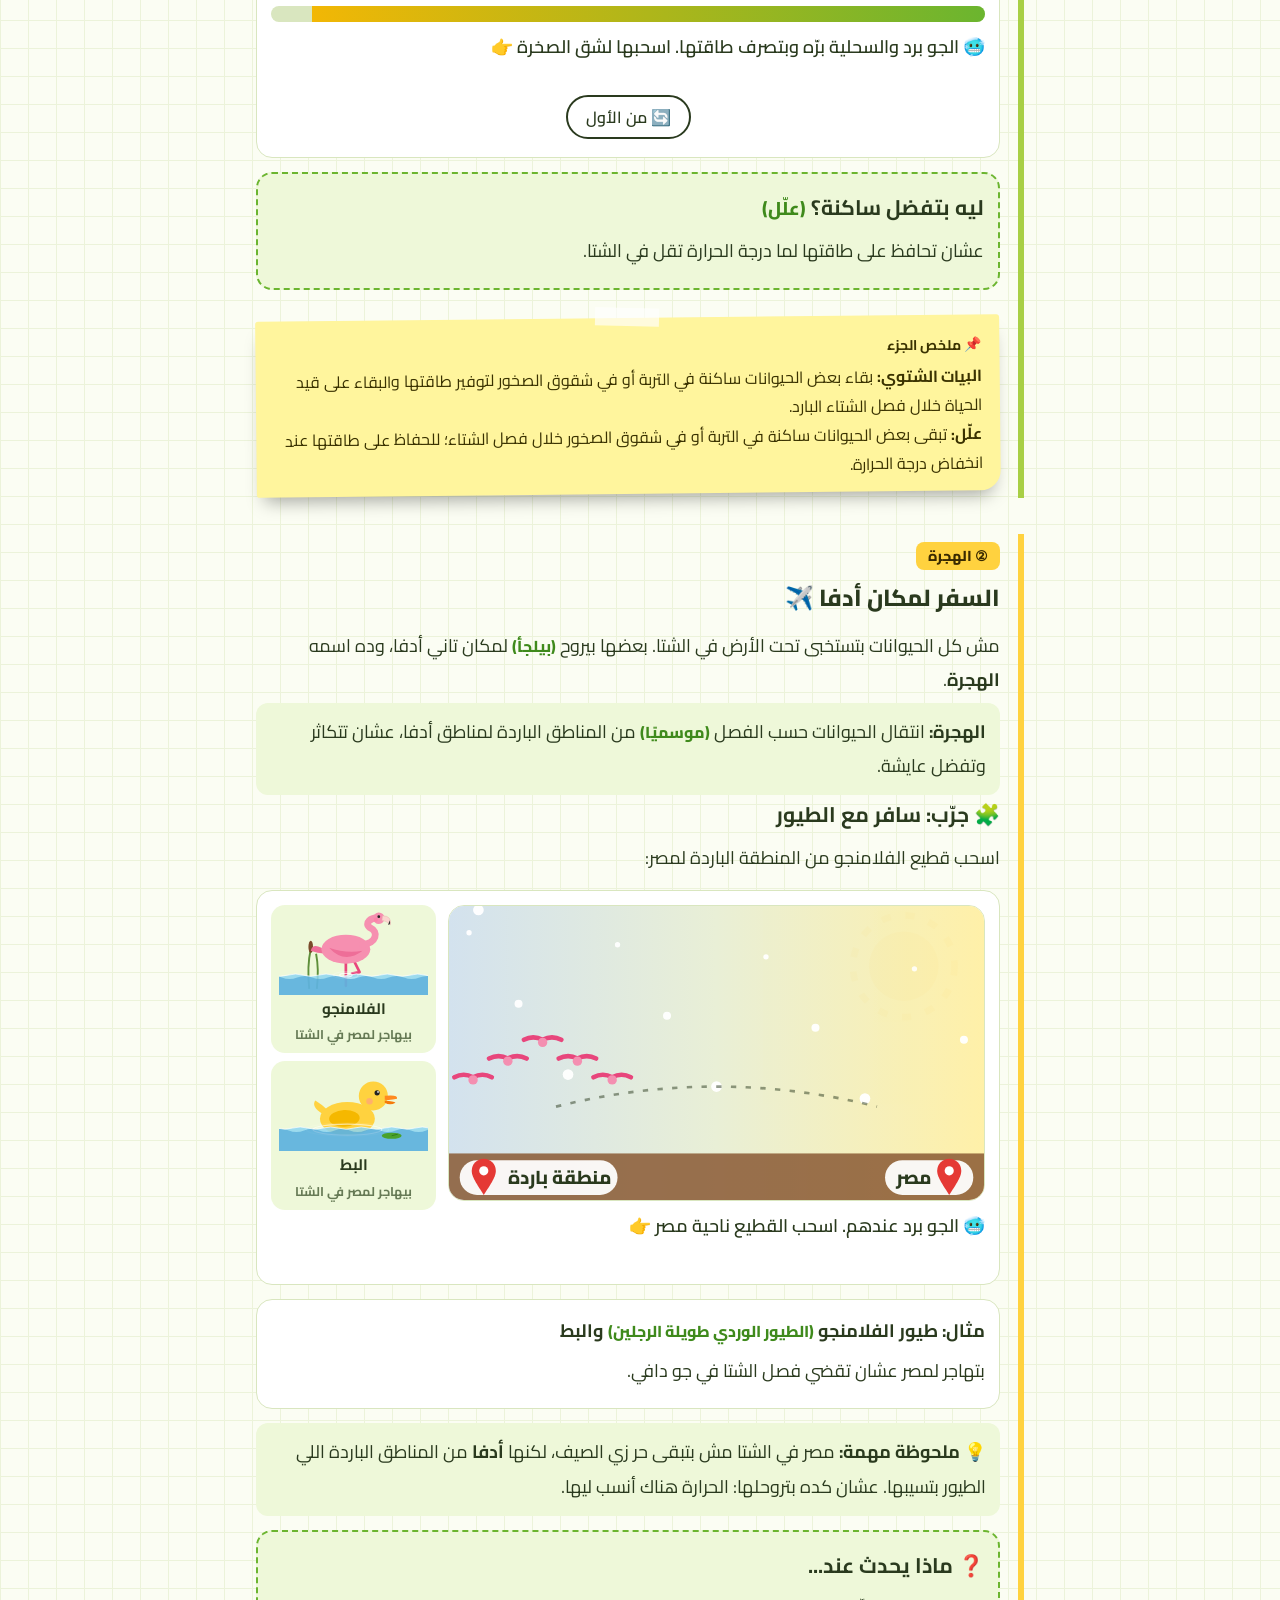
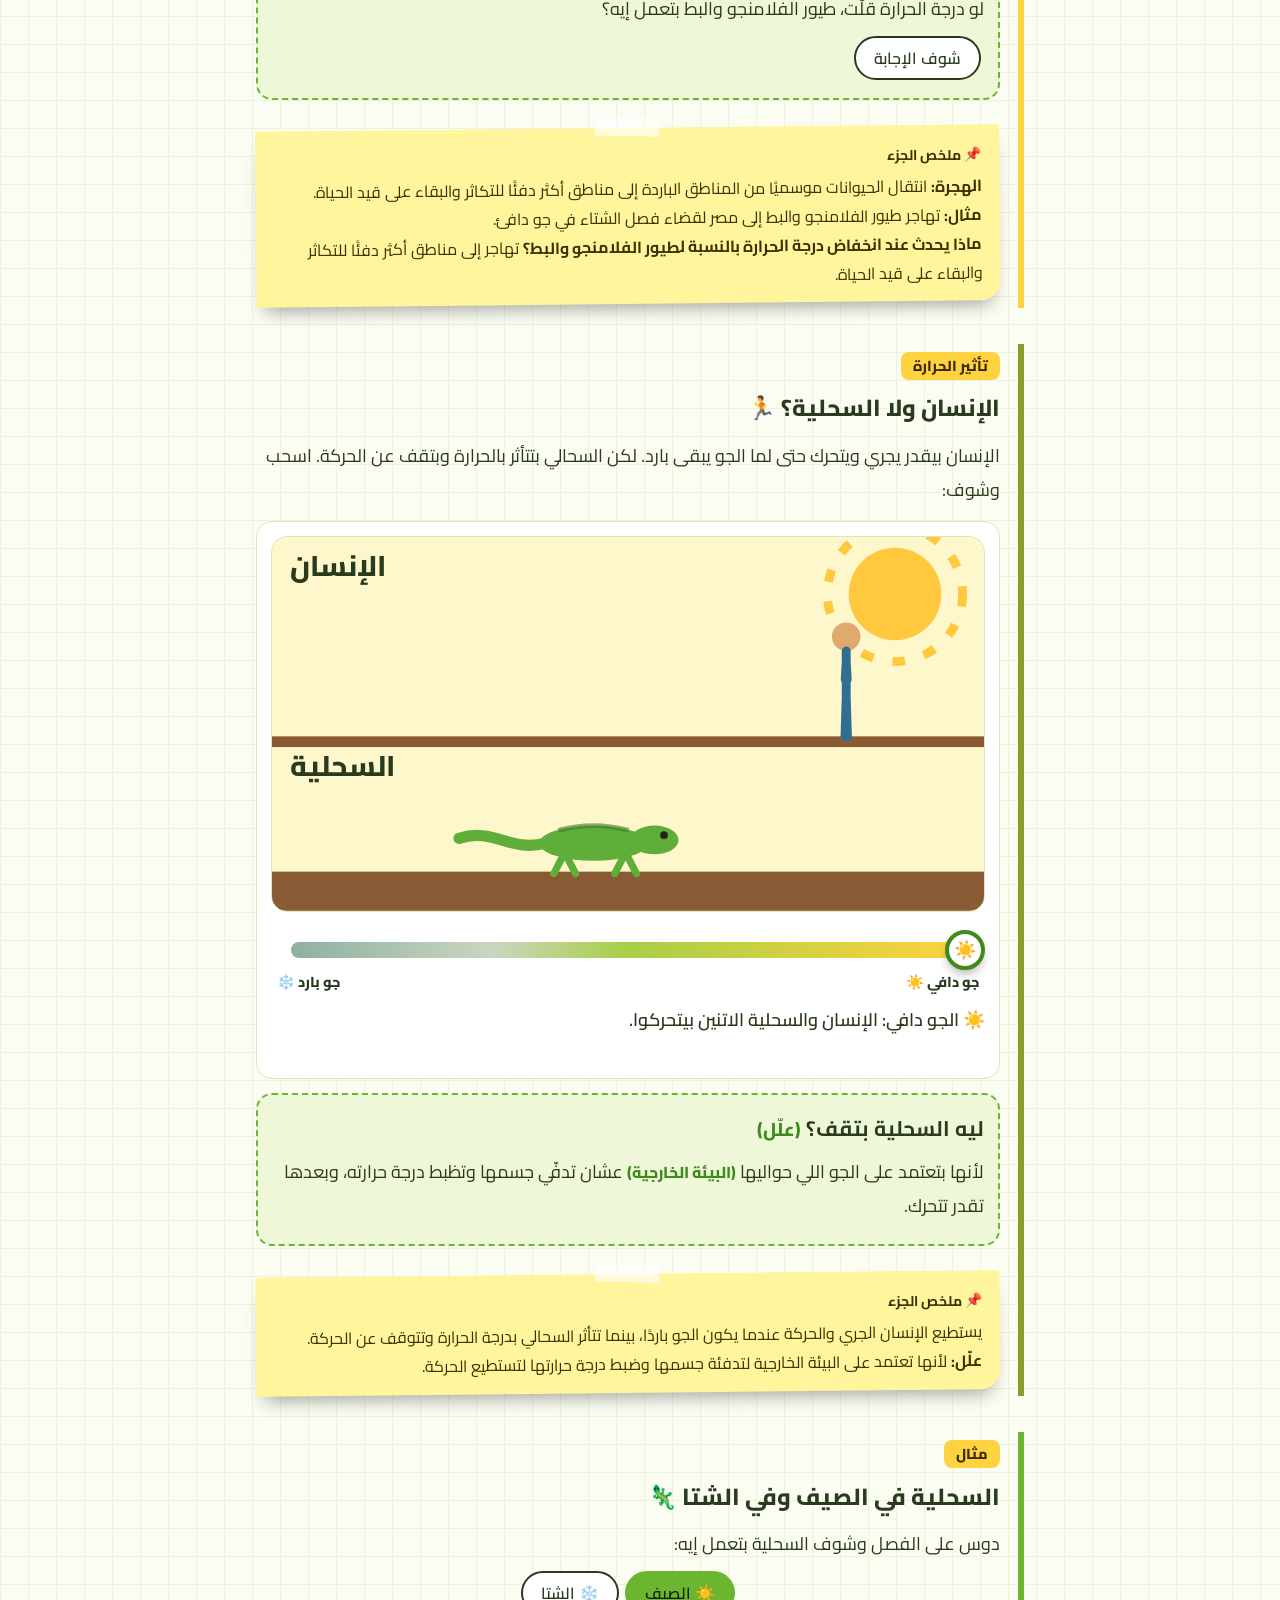
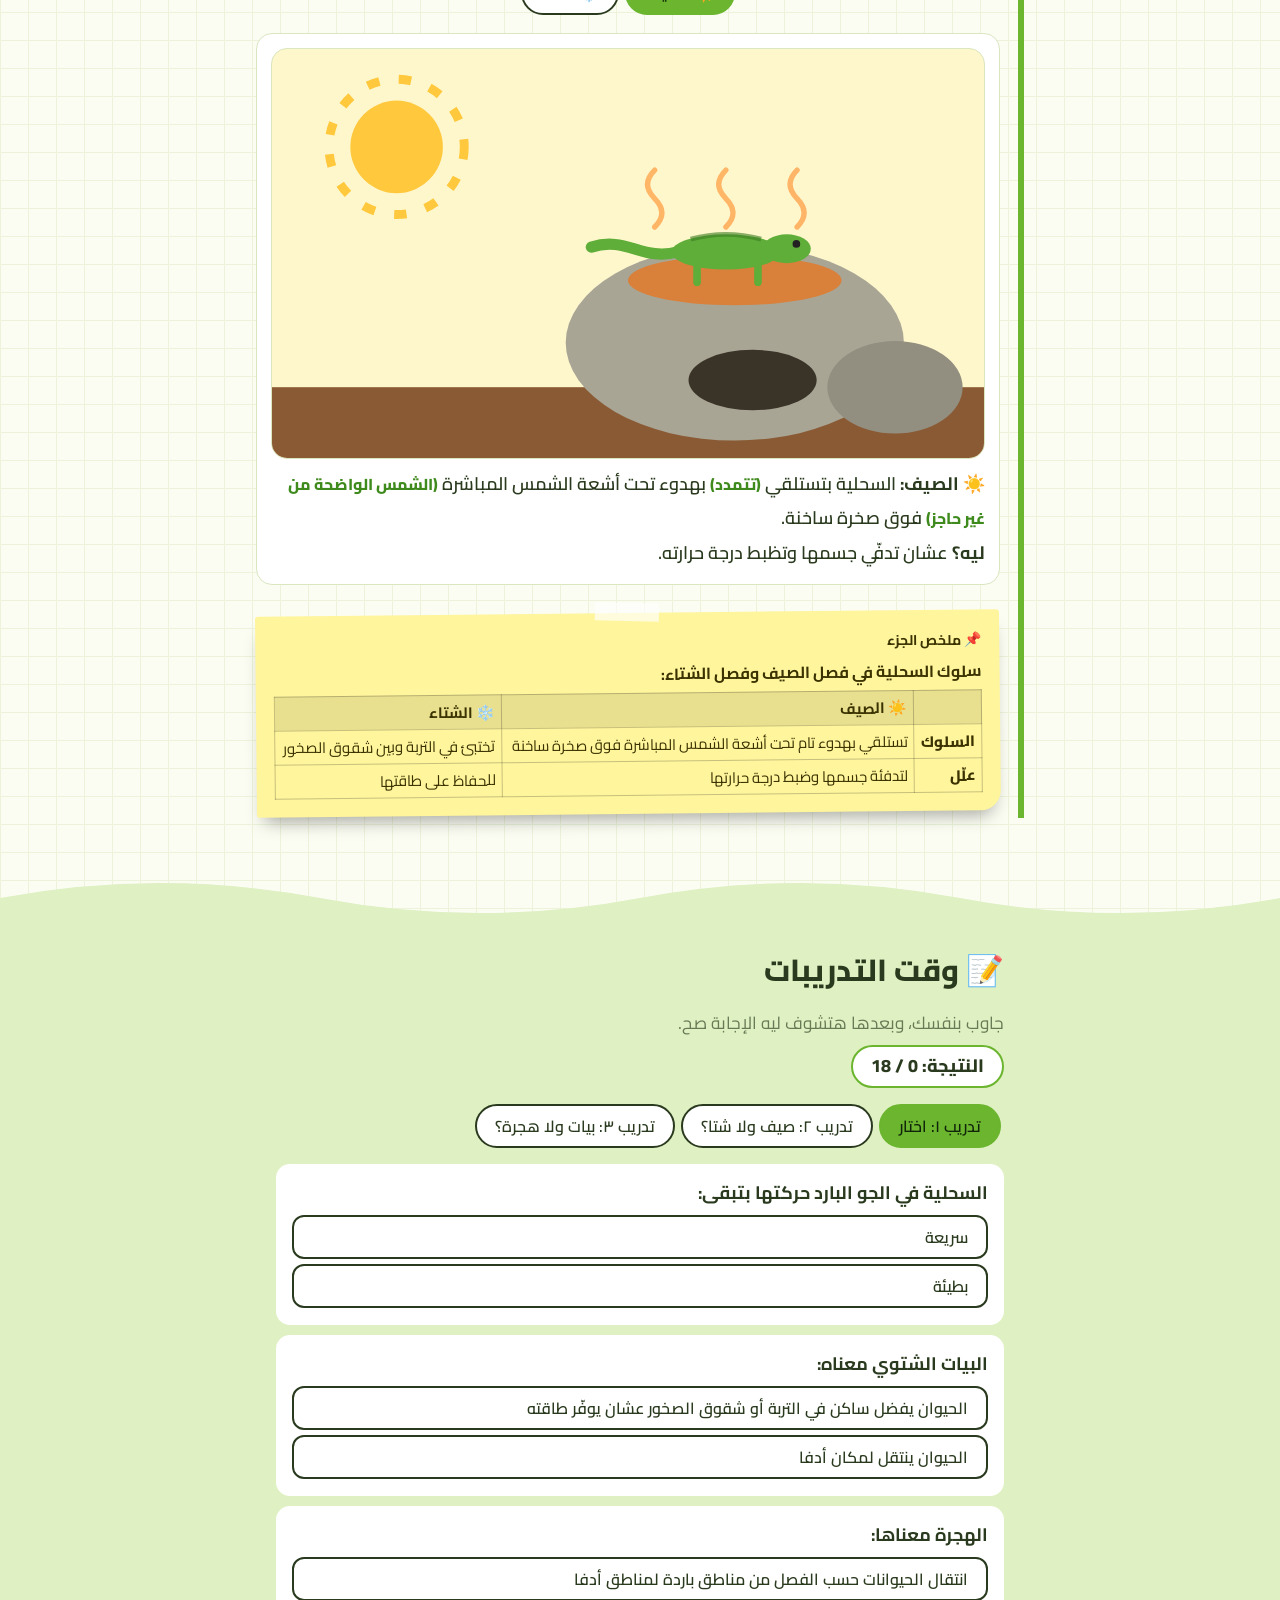
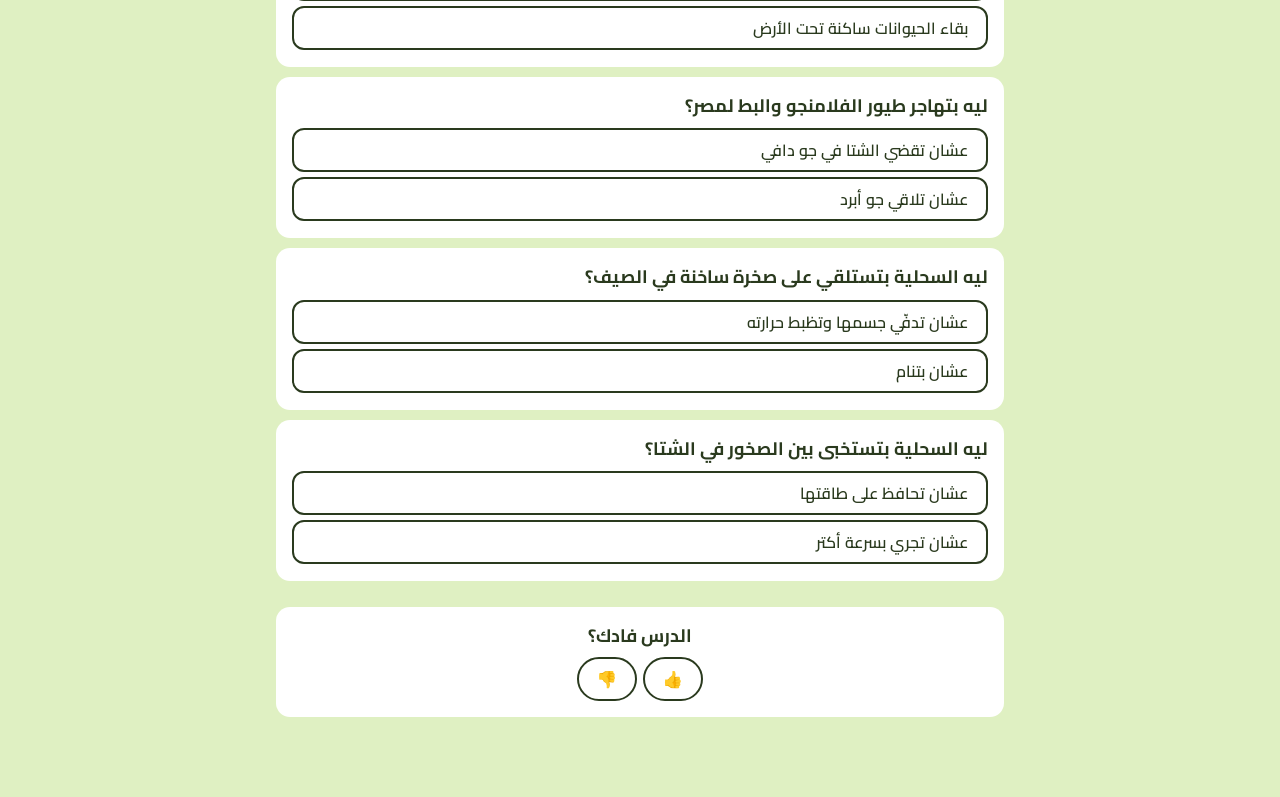
<file: lessons/ch2/lesson2.html>
<!DOCTYPE html>
<html lang="ar" dir="rtl"><head><meta charset="utf-8">
<meta name="viewport" content="width=device-width, initial-scale=1, viewport-fit=cover">
<title>الحيوانات ودرجة الحرارة | معمل الحيوان</title>
<link href="https://fonts.googleapis.com/css2?family=Cairo:wght@400;600;800&display=swap" rel="stylesheet">
<style>
:root{--bg:#fbfdf3;--card:#fff;--ink:#2a3a1e;--ink2:#667a55;--line:#d9e6bf;--navy:#dff0c2;--g:#6bb52f;--gD:#3f8a1c;--tint:#eef8d9;--sun:#ffd23f;--am:#f2b705;--lime:#a8cf45;--ol:#8a9a2b;--h1:#e1f3c4;--h2:#fff2b3;--grid:#ecf3da;--ok:#2e8b2e;--bad:#c0561f;box-sizing:border-box;padding-top:env(safe-area-inset-top,0px);padding-bottom:env(safe-area-inset-bottom,0px)}
@media(prefers-color-scheme:dark){:root:not([data-theme=light]){--bg:#121a0c;--card:#1c2813;--ink:#eaf3dc;--ink2:#a9bd93;--line:#3a4d27;--navy:#0f1809;--g:#8bd04a;--gD:#b7e57f;--tint:#25351a;--h1:#1e3012;--h2:#3a3512;--grid:#1a2511;--ok:#7fd67f}}
html{scroll-behavior:smooth}*{box-sizing:border-box}
body{margin:0;background:var(--bg) linear-gradient(var(--grid) 1px,transparent 1px) 0 0/28px 28px;background-image:linear-gradient(var(--grid) 1px,transparent 1px),linear-gradient(90deg,var(--grid) 1px,transparent 1px);color:var(--ink);font-family:Cairo,Tahoma,sans-serif;line-height:1.9;font-size:18px}
.wrap{max-width:760px;margin:0 auto;padding:0 16px}main{max-width:800px;margin:0 auto;padding:0 16px}
.hero{background:linear-gradient(135deg,var(--h1),var(--h2));padding:26px 0 30px;border-bottom:4px solid var(--g)}
h1{font-size:clamp(2rem,7vw,2.7rem);font-weight:800;line-height:1.3;margin:8px 0}h2{font-size:1.45rem;font-weight:800;margin:4px 0 8px}h3{margin:0 0 4px}p{margin:6px 0}
.lead{color:var(--ink2);font-size:1.08rem}
.tg{display:inline-block;background:var(--sun);color:#3a2a00;font-weight:800;border-radius:8px;padding:0 12px;font-size:.9rem}
.nav a{display:inline-block;margin:8px 0 0 8px;padding:4px 16px;border-radius:99px;background:var(--g);color:#10240a;font-weight:800;text-decoration:none}.nav a.o{background:none;color:var(--ink);border:2px solid var(--ink)}
.pair{display:grid;grid-template-columns:1fr 1fr;gap:12px;margin-top:18px}.pair div{padding:12px 14px;border-radius:14px;font-weight:600}
.pair .y{background:var(--sun);color:#3a2a00}.pair .gr{background:var(--g);color:#0e2208}
.blk{border-inline-start:6px solid var(--c,var(--g));padding:4px 18px 4px 0;margin:36px 0;display:grid;grid-template-columns:minmax(0,1fr) 270px;gap:22px;align-items:start}
.stk{position:sticky;top:16px;background:#fff59d;color:#3a3200;padding:16px 14px 12px;font-size:15px;line-height:1.8;border-radius:3px 3px 20px 3px;box-shadow:0 12px 18px -8px rgba(0,0,0,.35);transform:rotate(-1.6deg);margin-top:8px}
.stk::before{content:"";position:absolute;top:-10px;left:50%;width:64px;height:18px;margin-left:-32px;background:rgba(255,255,255,.65);transform:rotate(2deg)}
.stk b.h{display:block;margin-bottom:4px;font-size:14px}.stk ol,.stk ul{margin:2px 0;padding-inline-start:20px}
.lab{position:absolute;top:12px;left:50%;transform:translateX(-50%);width:max-content;max-width:92%;text-align:center;background:rgba(255,255,255,.95);color:#2a3a1e;border-radius:16px;padding:4px 20px;font-weight:800;font-size:clamp(1.15rem,4.2vw,1.55rem);line-height:1.6;box-shadow:0 6px 14px -6px rgba(0,0,0,.45)}.lab .badge{font-size:.8em;margin-inline-end:8px}
.cmp{width:100%;border-collapse:collapse;font-size:13.5px;margin:4px 0}.cmp th,.cmp td{border:1px solid rgba(0,0,0,.22);padding:3px 6px;vertical-align:top;text-align:right}.cmp th{background:rgba(0,0,0,.09)}.cmp td:first-child{font-weight:800;white-space:nowrap}
.blk{grid-template-columns:minmax(0,1fr);gap:10px}.stk{position:relative;top:0;transform:rotate(-.6deg);margin-top:4px;padding:18px 18px 14px;font-size:16px}.cmp{font-size:15px}
.box{background:var(--card);border:1px solid var(--line);border-radius:16px;padding:14px;margin:14px 0}
.hv{border:2px dashed var(--g);background:var(--tint)}
.two{display:grid;grid-template-columns:1fr 1fr;gap:12px;margin:12px 0}
.def{border-radius:12px;padding:12px 14px;background:var(--tint)}.def b.t{display:block;font-size:1.1rem}
.tag{display:inline-block;background:var(--sun);color:#2b2100;font-weight:800;border-radius:8px;padding:0 10px;font-size:.95rem}
.w{font-style:normal;color:var(--gD);font-weight:800;font-size:.88em}
.why{color:var(--ink2);font-size:.97rem}.msg{min-height:3.4em;margin-top:8px;font-weight:600}
button{font-family:inherit;font-size:1rem;font-weight:600;border:2px solid var(--ink);background:var(--card);color:var(--ink);border-radius:99px;padding:5px 18px;cursor:pointer;margin:4px 3px}
button.on{background:var(--g);border-color:var(--g);color:#10240a}button:focus-visible{outline:3px solid var(--sun);outline-offset:2px}
.c{text-align:center}
.scene{position:relative;border-radius:16px;overflow:hidden;border:1px solid var(--line)}.scene svg{display:block;width:100%}.scene .bg{position:absolute;inset:0;height:100%}
.sunr{transform-origin:330px 52px;animation:spin 24s linear infinite}@keyframes spin{to{transform:rotate(360deg)}}
.sn{animation:fall linear infinite}@keyframes fall{from{transform:translateY(0)}to{transform:translateY(300px)}}
.track{direction:ltr;position:relative;height:16px;border-radius:99px;margin:30px 20px 10px;touch-action:none;cursor:pointer;background:linear-gradient(to left,#ffd23f,#a8cf45 50%,#c9d6c0 70%,#8fb0a0)}
.knob{position:absolute;top:50%;width:40px;height:40px;margin:-20px -20px 0 0;border-radius:50%;background:#fff;border:4px solid var(--gD);display:flex;align-items:center;justify-content:center;font-size:18px;box-shadow:0 6px 12px -4px rgba(0,0,0,.4);cursor:grab}
.dot{position:absolute;top:50%;width:10px;height:10px;margin:-5px -5px 0 0;border-radius:50%;background:#fff}
.ends{display:flex;justify-content:space-between;direction:ltr;font-weight:800;font-size:.9rem;margin:0 6px}
.badge{display:inline-block;border-radius:99px;padding:0 12px;font-weight:800;font-size:.9rem}.bh{background:var(--sun);color:#3a2a00}.bc{background:#c9dcc3;color:#1d3a24}
.wave{display:block;width:100%;height:60px;margin-top:50px}
.band{background:var(--navy);padding:10px 0 70px;margin-top:-1px}.band h2{font-size:1.9rem}
.score{display:inline-block;background:var(--card);border:2px solid var(--g);border-radius:99px;padding:2px 18px;font-weight:800}
.qq{background:var(--card);border-radius:14px;padding:12px 16px;margin:10px 0}.qq .t{font-weight:700}
.opt{display:block;width:100%;text-align:right;border-radius:12px;margin:5px 0}.opt.good{background:var(--ok);border-color:var(--ok);color:#fff}.opt.bad{background:var(--bad);border-color:var(--bad);color:#fff}
.zones{display:grid;gap:10px}.z2{grid-template-columns:1fr 1fr}.z3{grid-template-columns:1fr 1fr}
.zn{min-height:62px;border:2px dashed var(--ink2);border-radius:14px;padding:6px 8px;display:flex;flex-wrap:wrap;gap:6px;align-items:flex-start;background:var(--card)}.zn>small{width:100%;font-weight:800}
.zn.h{background:#fff2b3;color:#3a2a00}.zn.cd{background:#dbe9d4;color:#1d3a24}
.chip{touch-action:none;user-select:none;cursor:grab;background:var(--sun);color:#2b2100;border-radius:12px;padding:2px 12px;font-weight:700;font-size:.95rem;position:relative;box-shadow:0 3px 8px -4px rgba(0,0,0,.5)}
.chip.d{z-index:9;cursor:grabbing}.chip.ok{background:var(--ok);color:#fff;cursor:default}.chip.sh{animation:sh .4s 2}@keyframes sh{25%{left:8px}75%{left:-8px}}
.tray{display:flex;flex-wrap:wrap;gap:8px;justify-content:center;margin:12px 0;min-height:36px}
.sd{transform-box:fill-box;transform-origin:center;transition:transform .6s,fill .6s}
.meter{height:16px;border-radius:99px;background:var(--line);overflow:hidden;margin:6px 0}.meter i{display:block;height:100%;width:100%;background:linear-gradient(90deg,#f2b705,#6bb52f)}.vs{touch-action:none;user-select:none;display:block;width:100%;direction:ltr}.g1{display:grid;grid-template-columns:minmax(0,1fr) 165px;gap:12px}.side{display:flex;flex-direction:column;gap:8px}.pc{background:var(--tint);border-radius:14px;padding:6px 8px;text-align:center;font-size:.95rem}.pc svg{width:100%;height:84px;display:block}.pc small{display:block;font-weight:700;color:var(--ink2)}@media(max-width:700px){.g1{grid-template-columns:1fr}.side{flex-direction:row}.pc{flex:1}}.vs.dr{cursor:grab}
</style></head><body>
<header class="hero"><div class="wrap">
<span class="tg">معمل الحيوان | الدرس الثاني</span>
<h1>الحيوانات ودرجة الحرارة<br>مين بينشط ومين بيستخبّى؟</h1>
<p class="lead">حرّك، اسحب، جرّب... وافهم الحيوان بيعمل إيه في الصيف والشتا.</p>
<div class="nav"><a href="#learn">الشرح</a><a href="#practice" class="o">التدريبات</a></div>
<div class="pair"><div class="y">☀️ الصيف: نشاط وحركة وتكاثر</div><div class="gr">❄️ الشتا: حركة بطيئة وسكون، أو بيات، أو هجرة</div></div>
</div></header>

<main id="learn">
<section class="blk"><div class="bd"><span class="tg">فكّر</span><h2>مين بيتحرك بسرعة؟</h2>
<p>الكتير من الحيوانات زي الثعابين بتنشط وتتحرك بسرعة في فصل .......</p><div id="think" class="box hv"></div></div>
<aside class="stk"><b class="h">📌 ملخص الجزء</b>ينشط كثير من الحيوانات، مثل الثعابين، وتتحرك بسرعة في فصل الصيف.</aside></section>

<section class="blk" style="--c:var(--am)"><div class="bd"><span class="tg">اعرف</span><h2>الحرارة بتحرّك الحيوانات 🦎</h2>
<p>نشاط بعض الحيوانات زي <b>السحالي</b> والثعابين والضفادع بيتغير جدًا حسب درجة الحرارة. يعني سلوكها بيختلف من فصل لفصل.</p>
<h3 style="margin-top:12px">🎮 لعبة: حرّك الشمس</h3>
<p>اسحب الشمس بإيدك: <b>بعيد عن السحابة = صيف ☀️</b>، و<b>ورا السحابة = شتا ❄️</b>. وراقب الضفدع والسحلية والثعبان وهم بيدوّروا على الأكل 🪰. كل واحد بيدوّر في منطقته.</p>
<div class="box"><div class="g1"><div><div class="scene" id="sc1"><svg class="vs dr" id="v1" viewBox="0 0 400 270"></svg></div><div class="msg" id="m1"></div></div>
<div class="side"><div class="pc"><svg id="pf" viewBox="0 0 140 110"></svg><b>الضفدع</b><small>النشاط</small><div class="meter"><i id="af"></i></div></div><div class="pc"><svg id="pz" viewBox="0 0 140 110"></svg><b>السحلية</b><small>النشاط</small><div class="meter"><i id="az"></i></div></div><div class="pc"><svg id="ps" viewBox="0 0 140 110"></svg><b>الثعبان</b><small>النشاط</small><div class="meter"><i id="as"></i></div></div></div></div></div>
<div class="two"><div class="def" style="background:#fff2b3;color:#3a2a00"><b class="t">☀️ حرارة عالية (الصيف)</b>١) نشاطها بيزيد.<br>٢) بتتحرك بسرعة تدوّر على الأكل أو تهرب من الخطر.<br>٣) بعض الحيوانات بتنمو وتتكاثر <i class="w">(يعني تخلّف وتزيد)</i> في الفصول الدافية.</div>
<div class="def" style="background:#dbe9d4;color:#1d3a24"><b class="t">❄️ حرارة واطية (الشتا)</b>١) نشاطها بيقل.<br>٢) حركتها بتبقى بطيئة ومش بتتحرك كتير في الجو البارد.<br>٣) بتفضل ساكنة <i class="w">(ثابتة)</i> في التربة أو في شقوق <i class="w">(فتحات ضيقة)</i> الصخور.</div></div></div>
<aside class="stk"><b class="h">📌 ملخص الجزء</b>يتغير نشاط بعض الحيوانات، مثل السحالي والثعابين والضفادع، بشكل كبير حسب درجة الحرارة.
<table class="cmp"><tr><th></th><th>☀️ الصيف<br>(ارتفاع الحرارة)</th><th>❄️ الشتاء<br>(انخفاض الحرارة)</th></tr><tr><td>النشاط</td><td>يزداد نشاط الحيوانات</td><td>يقل نشاط الحيوانات</td></tr><tr><td>الحركة</td><td>تتحرك بسرعة للبحث عن الطعام أو الهروب من الخطر</td><td>تصبح حركتها بطيئة ولا تتحرك كثيرًا خلال الطقس البارد</td></tr><tr><td>النمو والسكون</td><td>تنمو وتتكاثر بعض الحيوانات خلال الفصول الدافئة</td><td>تبقى ساكنة في التربة أو في شقوق الصخور</td></tr></table></aside></section>

<section class="blk" style="--c:var(--lime)"><div class="bd"><span class="tg">① البيات الشتوي</span><h2>نوم الشتا 😴</h2>
<p>لما الجو يبرد في الشتا، الحيوانات بتتصرف بطرق مختلفة. أول طريقة اسمها <b>البيات الشتوي</b>.</p>
<div class="def"><b>البيات الشتوي (يعني نوم الشتا):</b> إن الحيوان يفضل ساكن في التربة أو في شقوق الصخور، عشان يوفّر طاقته <i class="w">(قوّته)</i> ويفضل <i class="w">على قيد الحياة (عايش)</i> طول الشتا البارد.</div>
<h3>🧩 جرّب: ساعد السحلية</h3>
<p>اسحب السحلية لشق الصخرة وراقب مؤشر الطاقة:</p>
<div class="box"><div class="scene" id="sc2"><svg class="vs dr" id="v2" viewBox="0 0 400 220"></svg></div>
<b>الطاقة:</b><div class="meter"><i id="en"></i></div><div class="msg" id="m2"></div><div class="c"><button id="r2">🔄 من الأول</button></div></div>
<div class="box hv"><h3>ليه بتفضل ساكنة؟ <i class="w">(علّل)</i></h3><p>عشان تحافظ على طاقتها لما درجة الحرارة تقل في الشتا.</p></div></div>
<aside class="stk"><b class="h">📌 ملخص الجزء</b><b>البيات الشتوي:</b> بقاء بعض الحيوانات ساكنة في التربة أو في شقوق الصخور لتوفير طاقتها والبقاء على قيد الحياة خلال فصل الشتاء البارد.<br><b>علّل:</b> تبقى بعض الحيوانات ساكنة في التربة أو في شقوق الصخور خلال فصل الشتاء؛ للحفاظ على طاقتها عند انخفاض درجة الحرارة.</aside></section>

<section class="blk" style="--c:var(--sun)"><div class="bd"><span class="tg">② الهجرة</span><h2>السفر لمكان أدفا ✈️</h2>
<p>مش كل الحيوانات بتستخبى تحت الأرض في الشتا. بعضها بيروح <i class="w">(بيلجأ)</i> لمكان تاني أدفا، وده اسمه <b>الهجرة</b>.</p>
<div class="def"><b>الهجرة:</b> انتقال الحيوانات حسب الفصل <i class="w">(موسميًا)</i> من المناطق الباردة لمناطق أدفا، عشان تتكاثر وتفضل عايشة.</div>
<h3>🧩 جرّب: سافر مع الطيور</h3>
<p>اسحب قطيع الفلامنجو من المنطقة الباردة لمصر:</p>
<div class="box"><div class="g1"><div><div class="scene" id="sc3"><svg class="vs dr" id="v3" viewBox="0 0 400 220"></svg></div><div class="msg" id="m3"></div></div>
<div class="side"><div class="pc"><svg id="pfl" viewBox="0 0 140 110"></svg><b>الفلامنجو</b><small>بيهاجر لمصر في الشتا</small></div><div class="pc"><svg id="pdk" viewBox="0 0 140 110"></svg><b>البط</b><small>بيهاجر لمصر في الشتا</small></div></div></div></div>
<div class="box"><b>مثال: طيور الفلامنجو <i class="w">(الطيور الوردي طويلة الرجلين)</i> والبط</b><p>بتهاجر لمصر عشان تقضي فصل الشتا في جو دافي.</p></div>
<div class="def">💡 <b>ملحوظة مهمة:</b> مصر في الشتا مش بتبقى حر زي الصيف، لكنها <b>أدفا</b> من المناطق الباردة اللي الطيور بتسيبها. عشان كده بتروحلها: الحرارة هناك أنسب ليها.</div>
<div class="box hv"><h3>❓ ماذا يحدث عند...</h3><p>لو درجة الحرارة قلّت، طيور الفلامنجو والبط بتعمل إيه؟</p><button onclick="this.nextElementSibling.hidden=false;this.hidden=true">شوف الإجابة</button><p hidden><b>بتهاجر لمناطق أدفا عشان تتكاثر وتفضل عايشة.</b></p></div></div>
<aside class="stk"><b class="h">📌 ملخص الجزء</b><b>الهجرة:</b> انتقال الحيوانات موسميًا من المناطق الباردة إلى مناطق أكثر دفئًا للتكاثر والبقاء على قيد الحياة.<br><b>مثال:</b> تهاجر طيور الفلامنجو والبط إلى مصر لقضاء فصل الشتاء في جو دافئ.<br><b>ماذا يحدث عند انخفاض درجة الحرارة بالنسبة لطيور الفلامنجو والبط؟</b> تهاجر إلى مناطق أكثر دفئًا للتكاثر والبقاء على قيد الحياة.</aside></section>

<section class="blk" style="--c:var(--ol)"><div class="bd"><span class="tg">تأثير الحرارة</span><h2>الإنسان ولا السحلية؟ 🏃</h2>
<p>الإنسان بيقدر يجري ويتحرك حتى لما الجو يبقى بارد. لكن السحالي بتتأثر بالحرارة وبتقف عن الحركة. اسحب وشوف:</p>
<div class="box"><div class="scene" id="sc4"><svg class="vs" id="v4" viewBox="0 0 400 210"></svg></div><div class="track" id="tk4"></div>
<div class="ends"><span>❄️ جو بارد</span><span>☀️ جو دافي</span></div><div class="msg" id="m4"></div></div>
<div class="box hv"><h3>ليه السحلية بتقف؟ <i class="w">(علّل)</i></h3><p>لأنها بتعتمد على الجو اللي حواليها <i class="w">(البيئة الخارجية)</i> عشان تدفّي جسمها وتظبط درجة حرارته، وبعدها تقدر تتحرك.</p></div></div>
<aside class="stk"><b class="h">📌 ملخص الجزء</b>يستطيع الإنسان الجري والحركة عندما يكون الجو باردًا، بينما تتأثر السحالي بدرجة الحرارة وتتوقف عن الحركة.<br><b>علّل:</b> لأنها تعتمد على البيئة الخارجية لتدفئة جسمها وضبط درجة حرارتها لتستطيع الحركة.</aside></section>

<section class="blk" style="--c:var(--g)"><div class="bd"><span class="tg">مثال</span><h2>السحلية في الصيف وفي الشتا 🦎</h2>
<p>دوس على الفصل وشوف السحلية بتعمل إيه:</p>
<div class="c"><button id="b5s" class="on">☀️ الصيف</button><button id="b5w">❄️ الشتا</button></div>
<div class="box"><div class="scene" id="sc5"><svg class="vs" id="v5" viewBox="0 0 400 230"></svg></div><div class="msg" id="m5"></div></div></div>
<aside class="stk"><b class="h">📌 ملخص الجزء</b><b>سلوك السحلية في فصل الصيف وفصل الشتاء:</b>
<table class="cmp"><tr><th></th><th>☀️ الصيف</th><th>❄️ الشتاء</th></tr><tr><td>السلوك</td><td>تستلقي بهدوء تام تحت أشعة الشمس المباشرة فوق صخرة ساخنة</td><td>تختبئ في التربة وبين شقوق الصخور</td></tr><tr><td>علّل</td><td>لتدفئة جسمها وضبط درجة حرارتها</td><td>للحفاظ على طاقتها</td></tr></table></aside></section>
</main>

<svg class="wave" viewBox="0 0 1440 60" preserveAspectRatio="none"><path d="M0 30 Q180 0 360 30 T720 30 T1080 30 T1440 30 V60 H0Z" fill="var(--navy)"/></svg>
<section class="band" id="practice"><div class="wrap">
<h2>📝 وقت التدريبات</h2><p class="lead">جاوب بنفسك، وبعدها هتشوف ليه الإجابة صح.</p>
<div class="score" id="score"></div>
<div style="margin:12px 0"><button id="t1" class="on">تدريب ١: اختار</button><button id="t2">تدريب ٢: صيف ولا شتا؟</button><button id="t3">تدريب ٣: بيات ولا هجرة؟</button></div>
<div id="s1"></div>
<div id="s2" hidden><p><b>اسحب كل جملة للفصل بتاعها:</b></p><div class="zones z2"><div class="zn h" data-k="h"><small>☀️ الصيف</small></div><div class="zn cd" data-k="c"><small>❄️ الشتا</small></div></div><div class="tray" id="tr2"></div></div>
<div id="s3" hidden><p><b>اسحب كل جملة للطريقة بتاعتها:</b></p><div class="zones z2"><div class="zn cd" data-k="b"><small>😴 البيات الشتوي</small></div><div class="zn h" data-k="m"><small>✈️ الهجرة</small></div></div><div class="tray" id="tr3"></div></div>
<div class="qq c" style="margin-top:26px"><b>الدرس فادك؟</b><br><button onclick="fb(this,'up')">👍</button><button onclick="fb(this,'down')">👎</button><div id="fbm"></div></div>
</div></section>

<script>
const $=i=>document.getElementById(i),mix=(a,b,t)=>a+(b-a)*t,rgb=(a,b,t)=>a.map((v,i)=>Math.round(mix(v,b[i],t))),hx=(a,b,t)=>'rgb('+rgb(a,b,t).join()+')';
const tk=[];(function L(){tk.forEach(f=>f());requestAnimationFrame(L)})();
function slider(el,steps,cb,icon){el.innerHTML='<div class="knob">'+icon+'</div>';let f=0,dg=0;const kn=el.firstChild;
 for(let i=0;i<steps;i++){const d=document.createElement('div');d.className='dot';d.style.right=(i/(steps-1)*100)+'%';el.insertBefore(d,kn)}
 const set=v=>{f=v;kn.style.right=(f*100)+'%';cb(f,kn)},mv=e=>{const r=el.getBoundingClientRect();set(Math.max(0,Math.min(1,(r.right-e.clientX)/r.width)))};
 el.onpointerdown=e=>{dg=1;el.setPointerCapture(e.pointerId);mv(e)};el.onpointermove=e=>dg&&mv(e);el.onpointerup=()=>{dg=0;if(steps)set(Math.round(f*(steps-1))/(steps-1))};set(0)}

const liz=(x,y,s,d,ph,sl,col='#5fae3a')=>{const l=(a,b)=>`<path d="M${a},6 l${7*Math.sin(b)},13" stroke="${col}" stroke-width="4.5" stroke-linecap="round" fill="none"/>`;
 return `<g transform="translate(${x},${y}) scale(${s*d},${s})"><path d="M-30,0 C-52,6 -62,-10 -84,-3" stroke="${col}" stroke-width="7" stroke-linecap="round" fill="none"/>${l(-18,ph)}${l(-18,ph+Math.PI)}<ellipse rx="34" ry="11" fill="${col}"/><path d="M-22,-8 q22,-6 44,0" stroke="#3c7d24" stroke-width="3" fill="none" opacity=".6"/>${l(20,ph+Math.PI)}${l(20,ph)}<ellipse cx="38" cy="-2" rx="15" ry="9" fill="${col}"/><circle cx="44" cy="-5" r="2.4" fill="#222"/>${sl?'<text x="26" y="-20" font-size="17" font-weight="800" fill="#2f6f91">z z z</text>':''}</g>`};
const man=(x,y,ph,d)=>`<g transform="translate(${x},${y}) scale(${d},1)"><circle cy="-34" r="8" fill="#e0a96d"/><path d="M0,-26 L0,0 M0,-20 l${10*Math.sin(ph)},10 M0,-20 l${-10*Math.sin(ph)},10 M0,0 l${12*Math.sin(ph)},22 M0,0 l${-12*Math.sin(ph)},22" stroke="#2f6f91" stroke-width="5" stroke-linecap="round" fill="none"/></g>`;
const sunS=(x,y,o)=>`<g opacity="${o}"><circle cx="${x}" cy="${y}" r="26" fill="#ffc83d"/><circle cx="${x}" cy="${y}" r="38" fill="none" stroke="#ffc83d" stroke-width="5" stroke-dasharray="7 11"/></g>`;
const snowS=o=>`<g opacity="${o}">${[...Array(12)].map((_,i)=>`<circle cx="${(i*37+15)%400}" cy="${(i*53+20)%150}" r="${2+i%3}" fill="#fff"/>`).join('')}</g>`;
const grass=y=>`<rect y="${y}" width="400" height="60" fill="#8a5a34"/>`+[...Array(9)].map((_,i)=>`<path d="M${20+i*45},${y+1} l-5,-13 l5,6 l2,-11 l3,11 l5,-7 l-4,14z" fill="#6fa83a"/>`).join('');
const sky=(el,c)=>el.style.background=hx([255,247,204],[222,234,218],c);
const bnd=(t,a)=>t>.66?a[0]:t>.33?a[1]:a[2];
// D1
let sun={x:90,y:62},dr1=0,tt=1,fc=0,ph1=0,pp=0,b1=-1;const foods=[];
const LN=[[160,180],[204,224],[246,262]];
const fr={x:90,y:172,d:1,hp:0,tg:0,tx:0,ty:0},lz={x:110,y:214,d:1,p:0},SN=[...Array(15)].map((_,i)=>({x:330-i*8,y:254}));
const v1=$('v1'),cov=()=>Math.hypot(sun.x-255,sun.y-55)<34;
const pt1=e=>{const r=v1.getBoundingClientRect();return[(e.clientX-r.left)/r.width*400,(e.clientY-r.top)/r.height*270]};
const mvSun=e=>{const[X,Y]=pt1(e);sun.x=Math.max(30,Math.min(370,X));sun.y=Math.max(30,Math.min(100,Y))};
v1.onpointerdown=e=>{const[X,Y]=pt1(e);if(Y<125){dr1=1;v1.setPointerCapture(e.pointerId);mvSun(e)}};v1.onpointermove=e=>dr1&&mvSun(e);v1.onpointerup=()=>dr1=0;
const frogS=(x,y,hop,d,tg,tx,ty)=>`<ellipse cx="${x}" cy="${y+4}" rx="${24-hop*.6}" ry="6" fill="#000" opacity=".18"/><g transform="translate(${x},${y-hop}) scale(${d},1)"><ellipse cx="-18" cy="-6" rx="13" ry="8" transform="rotate(-20 -18 -6)" fill="#4aa22c"/><path d="M-26,2 l-9,3 M-22,3 l-9,-1" stroke="#4aa22c" stroke-width="4" stroke-linecap="round"/><ellipse cy="-14" rx="24" ry="15" fill="#5fb83a"/><ellipse cx="4" cy="-9" rx="15" ry="8" fill="#c9ec8f"/><circle cx="-6" cy="-20" r="3" fill="#3f8f27" opacity=".6"/><circle cx="-14" cy="-12" r="2.5" fill="#3f8f27" opacity=".6"/><path d="M12,-6 l4,10 l8,0" stroke="#4aa22c" stroke-width="5" stroke-linecap="round" stroke-linejoin="round" fill="none"/><ellipse cx="20" cy="-22" rx="15" ry="11" fill="#6cc646"/><circle cx="26" cy="-32" r="6" fill="#fff"/><circle cx="14" cy="-33" r="5.5" fill="#fff"/><circle cx="28" cy="-32" r="3" fill="#111"/><circle cx="16" cy="-33" r="2.8" fill="#111"/><path d="M13,-17 q12,6 24,0" stroke="#2d6a1d" stroke-width="2.5" fill="none" stroke-linecap="round"/>${tg>.05?`<path d="M35,-18 L${35+tx*tg},${-18+ty*tg}" stroke="#e8467c" stroke-width="3.5" stroke-linecap="round"/><circle cx="${35+tx*tg}" cy="${-18+ty*tg}" r="3.5" fill="#e8467c"/>`:''}</g>`;
const frogP=(k,ph)=>{const lid=Math.max((1-k)*.6,Math.sin(ph*.7)>.96?1:0),br=Math.sin(ph*(1+k*1.5));
 const eye=(cx,id)=>`<clipPath id="${id}"><circle cx="${cx}" cy="38" r="16"/></clipPath><circle cx="${cx}" cy="38" r="16" fill="#fff"/><circle cx="${cx+3}" cy="40" r="7.5" fill="#111"/><circle cx="${cx+6}" cy="37" r="2.4" fill="#fff"/><rect x="${cx-16}" y="22" width="32" height="${32*lid}" fill="#6cc646" clip-path="url(#${id})"/>`;
 return `<ellipse cx="70" cy="72" rx="52" ry="34" fill="#6cc646"/><ellipse cx="70" cy="96" rx="${22+3*br}" ry="${8+2*br}" fill="#c9ec8f"/>${eye(44,'ce1')}${eye(96,'ce2')}<circle cx="64" cy="64" r="1.8" fill="#2d6a1d"/><circle cx="76" cy="64" r="1.8" fill="#2d6a1d"/><path d="M34,82 Q70,${86+22*k} 106,82" stroke="#2d6a1d" stroke-width="3.5" fill="none" stroke-linecap="round"/><circle cx="22" cy="68" r="4" fill="#4aa22c" opacity=".7"/><circle cx="118" cy="68" r="4" fill="#4aa22c" opacity=".7"/>`};
const lizP=(k,ph)=>{const L=Math.max((1-k)*.7,Math.sin(ph*.7)>.96?1:0),br=Math.sin(ph*(1+k*1.5));
 const eye=(cx,id)=>`<clipPath id="${id}"><circle cx="${cx}" cy="46" r="10"/></clipPath><circle cx="${cx}" cy="46" r="10" fill="#f6c453"/><circle cx="${cx}" cy="46" r="5" fill="#111"/><circle cx="${cx+2}" cy="44" r="1.6" fill="#fff"/><rect x="${cx-10}" y="36" width="20" height="${20*L}" fill="#5fae3a" clip-path="url(#${id})"/>`;
 return `<path d="M20,70 Q20,32 70,30 Q120,32 120,70 Q120,92 70,94 Q20,92 20,70Z" fill="#5fae3a"/><ellipse cx="70" cy="94" rx="${20+2*br}" ry="${6+1.5*br}" fill="#b9dc86"/>${eye(46,'le1')}${eye(94,'le2')}<circle cx="66" cy="62" r="1.8" fill="#2f6f1a"/><circle cx="74" cy="62" r="1.8" fill="#2f6f1a"/><path d="M40,78 Q70,${82+10*k} 100,78" stroke="#2f6f1a" stroke-width="3" fill="none" stroke-linecap="round"/>${[[50,66],[90,66],[70,46],[58,54],[82,54]].map(q=>`<circle cx="${q[0]}" cy="${q[1]}" r="2" fill="#3f8f27" opacity=".5"/>`).join('')}`};
const snakeP=(k,ph)=>{const lid=(1-k)*.75,tg=Math.sin(ph*1.6)>.55,len=6+12*k;
 const eye=(cx,id)=>`<clipPath id="${id}"><circle cx="${cx}" cy="46" r="9"/></clipPath><circle cx="${cx}" cy="46" r="9" fill="#ffd23f"/><ellipse cx="${cx}" cy="46" rx="2.4" ry="7" fill="#111"/><rect x="${cx-9}" y="37" width="18" height="${18*lid}" fill="#86b83d" clip-path="url(#${id})"/>`;
 return `<ellipse cx="70" cy="58" rx="46" ry="32" fill="#86b83d"/><ellipse cx="70" cy="58" rx="46" ry="32" fill="none" stroke="#3f6b1c" stroke-width="4" stroke-dasharray="3 9"/>${eye(50,'se1')}${eye(90,'se2')}<circle cx="64" cy="64" r="1.8" fill="#3f6b1c"/><circle cx="76" cy="64" r="1.8" fill="#3f6b1c"/><path d="M44,76 Q70,84 96,76" stroke="#3f6b1c" stroke-width="3" fill="none" stroke-linecap="round"/>${tg?`<path d="M70,82 L70,${82+len} l-5,6 M70,${82+len} l5,6" stroke="#e8467c" stroke-width="3" fill="none" stroke-linecap="round"/>`:''}`};
const msgs1=['☀️ <b>الشمس طالعة = صيف:</b> الجو دافي، والضفدع والسحلية والثعبان نشيطين وبيتحركوا بسرعة يدوّروا على الأكل.','🌥️ <b>الحرارة بتتغير:</b> حركتهم بتتغير معاها.','☁️ <b>الشمس ورا السحابة = شتا:</b> الجو برد، وحركتهم بطيئة ومش بيلحقوا يدوّروا على الأكل.'];
const nr=(o,ln)=>{let b=null,bd=1e9;foods.forEach(f=>{if(f.ln!=ln)return;const d=Math.hypot(f.x-o.x,f.y-o.y);if(d<bd){bd=d;b=f}});return[b,bd]};
tk.push(()=>{fc++;ph1+=.2;tt+=((cov()?.04:1)-tt)*.03;const t=tt,k=.08+.92*Math.max(0,t-.12)/.88;pp+=.03*(.4+.6*k);
 LN.forEach((l,i)=>{if(!foods.some(f=>f.ln==i)&&fc%(110+i*25)==0)foods.push({ln:i,x:50+Math.random()*300,y:l[0]+Math.random()*(l[1]-l[0]),p:Math.random()*6})});
 const rm=f=>{const i=foods.indexOf(f);if(i>=0)foods.splice(i,1)};
 let[f1,d1]=nr(fr,0);if(f1){const mv=Math.abs(Math.sin(fr.hp));fr.hp+=k*.11;const sp=3.8*k*mv;fr.x+=(f1.x-fr.x)/d1*sp;fr.y=Math.max(LN[0][0]+2,Math.min(LN[0][1],fr.y+(f1.y-fr.y)/d1*sp*.5));fr.d=f1.x>fr.x?1:-1;
  if(d1<20){fr.tg=1;fr.tx=(f1.x-fr.x)*fr.d;fr.ty=f1.y-fr.y+16;rm(f1)}}
 fr.tg=Math.max(0,fr.tg-.06);
 let[f3,d3]=nr(lz,1);if(f3){const sp=3.4*k;lz.x+=(f3.x-lz.x)/d3*Math.min(sp,d3);lz.y=Math.max(LN[1][0],Math.min(LN[1][1],lz.y+(f3.y-lz.y)/d3*sp*.5));lz.d=f3.x>lz.x?1:-1;lz.p+=sp*.14;if(d3<16)rm(f3)}
 let[f2,d2]=nr(SN[0],2),wig=0;if(f2){wig=Math.min(1,k*1.3);const sp=2.8*k;SN[0].x=Math.max(20,Math.min(380,SN[0].x+(f2.x-SN[0].x)/d2*sp));SN[0].y=Math.max(LN[2][0],Math.min(LN[2][1],SN[0].y+(f2.y-SN[0].y)/d2*sp*.5));if(d2<14)rm(f2)}
 for(let i=1;i<15;i++){const a=SN[i-1],b=SN[i],dx=a.x-b.x,dy=a.y-b.y,d=Math.hypot(dx,dy);if(d>8){b.x=a.x-dx/d*8;b.y=a.y-dy/d*8}}
 const P=SN.map((q,i)=>{const a=SN[Math.max(0,i-1)],b=SN[Math.min(14,i+1)],dx=a.x-b.x,dy=a.y-b.y,dl=Math.hypot(dx,dy)||1,o=Math.sin(ph1*1.4-i*.8)*3*wig;return[q.x-dy/dl*o,q.y+dx/dl*o]}),dd='M'+P.map(q=>q[0].toFixed(1)+','+q[1].toFixed(1)).join(' L'),ang=Math.atan2(P[0][1]-P[2][1],P[0][0]-P[2][0])*180/Math.PI,tf=Math.sin(ph1*2.2)>.4;
 const cl=hx([255,255,255],[190,198,208],1-t),cc=(x,y,rx,ry)=>`<ellipse cx="${x}" cy="${y}" rx="${rx}" ry="${ry}" fill="${cl}"/>`;
 sky($('sc1'),1-t);
 $('v1').innerHTML=snowS(Math.max(0,(.7-t)/.7))+sunS(sun.x,sun.y,1)+`<circle cx="${sun.x}" cy="${sun.y}" r="${44+4*Math.sin(ph1)}" fill="none" stroke="#fff" stroke-width="2" stroke-dasharray="3 6" opacity="${dr1?0:.8}"/>`+cc(255,55,55,24)+cc(225,63,38,20)+cc(288,63,40,20)+cc(255,41,36,22)+grass(128)+'<rect y="188" width="400" height="90" fill="#8a5a34"/><rect y="188" width="400" height="44" fill="#fff" opacity=".07"/><path d="M0,188 H400 M0,232 H400" stroke="#5a381d" stroke-width="2" stroke-dasharray="6 9" opacity=".55"/>'
 +foods.map(f=>`<g transform="translate(${f.x},${f.y+Math.sin(ph1+f.p)*3})"><ellipse cx="-4" cy="-4" rx="4.5" ry="2.5" fill="#cfe3f5" opacity=".85"/><ellipse cx="4" cy="-4" rx="4.5" ry="2.5" fill="#cfe3f5" opacity=".85"/><ellipse rx="4" ry="3" fill="#222"/></g>`).join('')
 +frogS(fr.x,fr.y,Math.abs(Math.sin(fr.hp))*16*(f1?1:0),fr.d,fr.tg,fr.tx,fr.ty)
 +liz(lz.x,lz.y,.72,lz.d,lz.p,0)
 +`<path d="${dd}" stroke="#86b83d" stroke-width="13" stroke-linecap="round" stroke-linejoin="round" fill="none"/><path d="${dd}" stroke="#3f6b1c" stroke-width="5" stroke-dasharray="4 10" stroke-linejoin="round" fill="none" opacity=".75"/><g transform="translate(${P[0][0]},${P[0][1]}) rotate(${ang})"><ellipse rx="13" ry="9" fill="#86b83d"/><circle cx="4" cy="-4.5" r="3" fill="#ffd23f"/><circle cx="4" cy="4.5" r="3" fill="#ffd23f"/><circle cx="4.6" cy="-4.5" r="1.3" fill="#111"/><circle cx="4.6" cy="4.5" r="1.3" fill="#111"/>${tf?'<path d="M12,0 l9,0 l4,-3 M21,0 l4,3" stroke="#e8467c" stroke-width="2" fill="none" stroke-linecap="round"/>':''}</g>`;
 $('pf').innerHTML=frogP(k,pp);$('pz').innerHTML=lizP(k,pp);$('ps').innerHTML=snakeP(k,pp);['af','az','as'].forEach(i=>$(i).style.width=Math.round(k*100)+'%');
 const bb=t>.66?0:t>.33?1:2;if(bb!=b1){b1=bb;$('m1').innerHTML=msgs1[bb]}});
// D2
let lx=70,ly=168,inn=0,en=100,dr2=0;const v2=$('v2');
function r2(){sky($('sc2'),1);v2.innerHTML=snowS(1)+grass(180)+`<ellipse cx="300" cy="150" rx="82" ry="56" fill="#a8a595"/><ellipse cx="350" cy="168" rx="40" ry="30" fill="#938f80"/><ellipse cx="252" cy="172" rx="34" ry="24" fill="#b6b3a3"/><ellipse cx="300" cy="158" rx="40" ry="20" fill="#3a3328"/>`+liz(lx,ly,inn?.7:1,1,0,inn)}
function m2(){$('m2').innerHTML=inn?'✅ <b>اتخبّت وسكنت:</b> بتوفّر طاقتها وتفضل عايشة طول الشتا. ده <b>البيات الشتوي</b>.':en<35?'⚠️ طاقتها بتقل بسرعة! دخّلها شق الصخرة.':'🥶 الجو برد والسحلية برّه وبتصرف طاقتها. اسحبها لشق الصخرة 👉'}
const pt2=e=>{const r=v2.getBoundingClientRect();return[(e.clientX-r.left)/r.width*400,(e.clientY-r.top)/r.height*220]};
v2.onpointerdown=e=>{if(inn)return;const[X,Y]=pt2(e);if(Math.hypot(X-lx,Y-ly)<65){dr2=1;v2.setPointerCapture(e.pointerId)}};
v2.onpointermove=e=>{if(!dr2)return;const[X,Y]=pt2(e);lx=Math.max(40,Math.min(360,X));ly=Math.max(60,Math.min(190,Y));r2()};
v2.onpointerup=()=>{if(!dr2)return;dr2=0;if(Math.hypot(lx-300,ly-158)<60){inn=1;lx=300;ly=158}r2();m2()};
$('r2').onclick=()=>{lx=70;ly=168;inn=0;en=100;r2();m2()};
tk.push(()=>{en=inn?Math.max(0,en-.004):Math.max(22,en-.05);$('en').style.width=en+'%'; if(!inn&&Math.round(en)%5==0)m2()});r2();m2();
// D3
let bx=70,by=100,ph3=0,dr3=0;const v3=$('v3');
tk.push(()=>{ph3+=.22;const w=Math.sin(ph3),ar=Math.max(0,Math.min(1,(bx-60)/260));
 const b=[[0,0],[-26,14],[26,14],[-52,28],[52,28]].map(p=>`<g transform="translate(${bx+p[0]},${by+p[1]})"><path d="M-14,0 Q-7,${-10*w-2} 0,0 Q7,${-10*w-2} 14,0" stroke="#e8467c" stroke-width="3.5" fill="none" stroke-linecap="round"/><circle r="3.5" cy="2" fill="#f48fb1"/></g>`).join('');
 v3.innerHTML=`<defs><linearGradient id="gm" x1="0" x2="1"><stop offset="0" stop-color="#d3e2ee"/><stop offset=".5" stop-color="#e9efd6"/><stop offset="1" stop-color="#fff0a8"/></linearGradient></defs><rect width="400" height="220" fill="url(#gm)"/>${snowS(1-ar)}${sunS(340,45,ar)}<rect y="185" width="400" height="35" fill="#8a5a34" opacity=".85"/><rect x="8" y="190" width="118" height="26" rx="13" fill="#fff" opacity=".94"/><g transform="translate(26,207) scale(.9)"><path d="M0,10 C-8,-2 -10,-6 -10,-10 A10,10 0 0 1 10,-10 C10,-6 8,-2 0,10Z" fill="#e53935"/><circle cy="-10" r="3.8" fill="#fff"/></g><text x="44" y="208" font-size="14" font-weight="800" fill="#2a3a1e">منطقة باردة</text><rect x="326" y="190" width="66" height="26" rx="13" fill="#fff" opacity=".94"/><g transform="translate(374,207) scale(.9)"><path d="M0,10 C-8,-2 -10,-6 -10,-10 A10,10 0 0 1 10,-10 C10,-6 8,-2 0,10Z" fill="#e53935"/><circle cy="-10" r="3.8" fill="#fff"/></g><text x="360" y="208" font-size="14" font-weight="800" fill="#2a3a1e" text-anchor="end">مصر</text><path d="M80,150 Q200,120 320,150" stroke="#2a3a1e" stroke-width="2" stroke-dasharray="4 7" fill="none" opacity=".5"/>${b}`;
 $('m3').innerHTML=ar>.9?'🎉 <b>وصلوا مصر!</b> حتى في الشتا، مصر <b>أدفا</b> من المنطقة الباردة، فيتكاثروا فيها ويفضلوا عايشين.':ar>.3?'🌤️ الجو بيدفّى كل ما بتقرّب من مصر...':'🥶 الجو برد عندهم. اسحب القطيع ناحية مصر 👉'});
const pt3=e=>{const r=v3.getBoundingClientRect();return[(e.clientX-r.left)/r.width*400,(e.clientY-r.top)/r.height*220]};
v3.onpointerdown=e=>{const[X,Y]=pt3(e);if(Math.hypot(X-bx,Y-by-14)<90){dr3=1;v3.setPointerCapture(e.pointerId)}};
v3.onpointermove=e=>{if(!dr3)return;const[X,Y]=pt3(e);bx=Math.max(70,Math.min(330,X));by=Math.max(40,Math.min(150,Y))};v3.onpointerup=()=>dr3=0;
// bird portraits
const wv=(y,ph,rip)=>{const w=(o,c,a,k)=>`<path d="M-80,${y+o} q10,-${k} 20,0${' t20,0'.repeat(12)} V112 H-80Z" fill="${c}" opacity="${a}" transform="translate(${(ph*(o?9:6))%40},0)"/>`;return w(0,'#8fd6f2',.85,3)+rip+w(3,'#3f9bd1',.55,4)+`<path d="M-80,${y} q10,-3 20,0${' t20,0'.repeat(12)}" fill="none" stroke="#fff" stroke-width="1.3" opacity=".7" transform="translate(${(ph*6)%40},0)"/>`};
const flam=ph=>{const bl=Math.sin(ph*.5)>.96;return `<path d="M12,102 q-3,-30 2,-52 M22,102 q3,-26 -1,-46" stroke="#5e8f3a" stroke-width="2.5" fill="none"/><ellipse cx="14" cy="47" rx="3" ry="8" fill="#7a4a2a"/><g transform="translate(0,${2*Math.sin(ph*1.2)})"><path d="M60,66 L60,100" stroke="#e8467c" stroke-width="3.5" stroke-linecap="round"/><path d="M70,66 L78,82 L68,84" stroke="#e8467c" stroke-width="3.5" fill="none" stroke-linecap="round" stroke-linejoin="round"/><path d="M28,50 Q16,44 14,54 Q22,57 34,58Z" fill="#ee6e98"/><ellipse cx="60" cy="52" rx="32" ry="19" fill="#f68fb0"/><path d="M38,50 Q58,72 82,54 Q60,58 38,50Z" fill="#ee6e98"/><g transform="rotate(${3*Math.sin(ph*.9)} 82 46)"><path d="M82,46 C100,44 104,30 92,24 C84,18 94,10 104,12" stroke="#f68fb0" stroke-width="9" fill="none" stroke-linecap="round"/><circle cx="104" cy="12" r="7.5" fill="#f68fb0"/><path d="M109,9 Q121,9 119,21 Q113,15 108,15Z" fill="#fbd5cf" stroke="#e7b3ad" stroke-width=".6"/><path d="M118,15 Q120,21 116,21Z" fill="#333"/>${bl?'<path d="M100,10 q3,2 6,0" stroke="#222" stroke-width="1.5" fill="none"/>':'<circle cx="104" cy="10" r="1.8" fill="#222"/>'}<circle cx="100" cy="14" r="2.6" fill="#ff7aa5" opacity=".7"/></g></g>${wv(84,ph,[0,8].map(d=>{const r=(ph*5+d)%16;return `<ellipse cx="60" cy="84" rx="${r+4}" ry="${(r+4)*.28}" fill="none" stroke="#fff" stroke-width="1.5" opacity="${1-r/16}"/>`}).join(''))}`};
const duck=ph=>{const bl=Math.sin(ph*.5+1)>.96,o=Math.max(0,Math.sin(ph*.8)-.55)*6,fl=Math.max(0,Math.sin(ph*.7))*-8;return `<g transform="translate(0,${2.5*Math.sin(ph*1.3)})"><path d="M30,64 Q14,54 20,46 Q30,52 38,60Z" fill="#ffd23f"/><ellipse cx="62" cy="70" rx="36" ry="22" fill="#ffd23f"/><ellipse cx="58" cy="70" rx="20" ry="11" fill="#f5b800" transform="rotate(${fl} 46 68)"/><g transform="rotate(${3*Math.sin(ph*.8)} 96 56)"><circle cx="96" cy="40" r="19" fill="#ffd23f"/><circle cx="91" cy="47" r="4.2" fill="#ff9a8a" opacity=".6"/>${bl?'<path d="M97,36 q4,2 8,0" stroke="#222" stroke-width="2" fill="none"/>':'<circle cx="101" cy="36" r="3.4" fill="#222"/><circle cx="102.2" cy="34.8" r="1.1" fill="#fff"/>'}<path d="M111,40 Q129,38 127,44 Q119,46 111,45Z" fill="#ff8a1f"/><path d="M111,${46+o} Q123,${47+o} 125,${49+o} Q118,${53+o} 111,${49+o}Z" fill="#f57a0a"/></g></g>${wv(80,ph+1,[0,9].map(d=>{const r=(ph*4+d)%18;return `<ellipse cx="62" cy="82" rx="${38+r}" ry="${(38+r)*.16}" fill="none" stroke="#fff" stroke-width="1.5" opacity="${1-r/18}"/>`}).join(''))}<ellipse cx="120" cy="90" rx="13" ry="4" fill="#4aa22c"/><path d="M120,90 L128,88" stroke="#2f7a1c" stroke-width="1.2"/>`};
let pq=0;tk.push(()=>{pq+=.035;$('pfl').innerHTML=flam(pq);$('pdk').innerHTML=duck(pq)});
// D4
let t4=1,hx4=60,hd=1,hp=0,zx=200,zd=1,zp=0;sky($('sc4'),0);
slider($('tk4'),0,(f,kn)=>{t4=1-f;kn.textContent=t4>.5?'☀️':'❄️';sky($('sc4'),f);$('m4').innerHTML=bnd(t4,['☀️ الجو دافي: الإنسان والسحلية الاتنين بيتحركوا.','🌥️ الجو بيبرد: الإنسان زي ما هو، والسحلية بدأت تبطّأ.','🥶 <b>الجو بارد:</b> الإنسان لسه بيجري، لكن السحلية <b>وقفت!</b>'])},'☀️');
tk.push(()=>{hx4+=2.6*hd;if(hx4>340)hd=-1;if(hx4<60)hd=1;hp+=.3;const sp=Math.max(0,t4-.12)*4.4;zx+=sp*zd;if(zx>330)zd=-1;if(zx<100)zd=1;zp+=sp*.13;
 $('v4').innerHTML=sunS(350,32,Math.max(0,(t4-.3)/.7))+snowS(Math.max(0,(.6-t4)/.6))+`<rect y="112" width="400" height="6" fill="#8a5a34"/><rect y="188" width="400" height="22" fill="#8a5a34"/><text x="10" y="22" font-size="16" font-weight="800" fill="#2a3a1e">الإنسان</text><text x="10" y="134" font-size="16" font-weight="800" fill="#2a3a1e">السحلية</text>`+man(hx4,90,hp,hd)+liz(zx,172,.9,zd,zp,0)});
// D5
const v5=$('v5');v5.innerHTML=`<g id="s5s"></g><g id="s5w"></g><rect y="190" width="400" height="40" fill="#8a5a34"/><ellipse cx="260" cy="165" rx="95" ry="55" fill="#a8a595"/><ellipse cx="260" cy="130" rx="60" ry="14" fill="#b88a5a" id="hr"/><ellipse cx="270" cy="186" rx="36" ry="17" fill="#3a3328"/><ellipse cx="350" cy="190" rx="38" ry="26" fill="#938f80"/><g id="lz5" style="transition:transform .9s ease;transform:translate(255px,114px)">${liz(0,0,.9,1,0,0)}</g>`;
$('s5s').innerHTML=sunS(70,55,1)+`<g stroke="#ff9a3c" stroke-width="3" fill="none" stroke-linecap="round" opacity=".7"><path d="M215,100 q8,-8 0,-16 t0,-16"/><path d="M255,100 q8,-8 0,-16 t0,-16"/><path d="M295,100 q8,-8 0,-16 t0,-16"/></g>`;
$('s5w').innerHTML=snowS(1);$('s5w').style.cssText='opacity:0;transition:opacity .8s';$('s5s').style.cssText='transition:opacity .8s';
function s5(w){$('b5s').classList.toggle('on',!w);$('b5w').classList.toggle('on',w);$('sc5').style.transition='background .8s';sky($('sc5'),w);$('s5s').style.opacity=w?0:1;$('s5w').style.opacity=w?1:0;$('hr').setAttribute('fill',w?'#a8a595':'#d9803a');
 $('lz5').style.transform=w?'translate(268px,188px) scale(.8)':'translate(255px,114px)';
 $('m5').innerHTML=w?'❄️ <b>الشتا:</b> السحلية بتستخبى في التربة وبين شقوق الصخور. <br><b>ليه؟</b> عشان تحافظ على طاقتها.':'☀️ <b>الصيف:</b> السحلية بتستلقي <i class="w">(تتمدد)</i> بهدوء تحت أشعة الشمس المباشرة <i class="w">(الشمس الواضحة من غير حاجز)</i> فوق صخرة ساخنة. <br><b>ليه؟</b> عشان تدفّي جسمها وتظبط درجة حرارته.'}
$('b5s').onclick=()=>s5(0);$('b5w').onclick=()=>s5(1);s5(0);
// quiz
let pts=0;const TOT=18;const upd=()=>$('score').textContent='النتيجة: '+pts+' / '+TOT;upd();
function mk(el,q,o,why,cb){const idx=o.map((_,i)=>i).sort(()=>Math.random()-.5);el.innerHTML='<div class="t">'+q+'</div>';idx.forEach(i=>{const b=document.createElement('button');b.className='opt';b.textContent=o[i];b.onclick=()=>{if(el.dataset.d)return;el.dataset.d=1;b.classList.add(i?'bad':'good');[...el.querySelectorAll('.opt')].find(x=>x.textContent==o[0]).classList.add('good');const w=document.createElement('p');w.className='why';w.textContent=(i?'مش دقيق. ':'صح! ')+why;el.appendChild(w);cb&&cb(!i)};el.appendChild(b)})}
mk($('think'),'الثعابين بتنشط وتتحرك بسرعة في فصل:',['الصيف','الشتا'],'الحرارة العالية بتزوّد نشاط الحيوانات.');
[['السحلية في الجو البارد حركتها بتبقى:',['بطيئة','سريعة'],'البرد بيقلل نشاط الحيوانات.'],['البيات الشتوي معناه:',['الحيوان يفضل ساكن في التربة أو شقوق الصخور عشان يوفّر طاقته','الحيوان ينتقل لمكان أدفا'],'البيات سكون وتوفير طاقة، أما الانتقال فاسمه الهجرة.'],['الهجرة معناها:',['انتقال الحيوانات حسب الفصل من مناطق باردة لمناطق أدفا','بقاء الحيوانات ساكنة تحت الأرض'],'الهجرة سفر لمكان أدفا عشان التكاثر والبقاء.'],['ليه بتهاجر طيور الفلامنجو والبط لمصر؟',['عشان تقضي الشتا في جو دافي','عشان تلاقي جو أبرد'],'مصر دافية في الشتا، فمناسبة لها.'],['ليه السحلية بتستلقي على صخرة ساخنة في الصيف؟',['عشان تدفّي جسمها وتظبط حرارته','عشان بتنام'],'السحلية بتعتمد على الجو حواليها عشان تدفّي جسمها.'],['ليه السحلية بتستخبى بين الصخور في الشتا؟',['عشان تحافظ على طاقتها','عشان تجري بسرعة أكتر'],'السكون بيوفّر الطاقة لما الجو يبرد.']].forEach(q=>{const d=document.createElement('div');d.className='qq';$('s1').appendChild(d);mk(d,q[0],q[1],q[2],ok=>{if(ok){pts++;upd()}})});
function drag(c,host){let sx,sy,on=0;c.onpointerdown=e=>{if(c.classList.contains('ok'))return;on=1;sx=e.clientX;sy=e.clientY;c.setPointerCapture(e.pointerId);c.classList.add('d')};
 c.onpointermove=e=>{if(on)c.style.transform=`translate(${e.clientX-sx}px,${e.clientY-sy}px)`};
 c.onpointerup=e=>{if(!on)return;on=0;c.classList.remove('d');c.style.transform='';const z=[...host.querySelectorAll('.zn')].find(z=>{const r=z.getBoundingClientRect();return e.clientX>r.left&&e.clientX<r.right&&e.clientY>r.top&&e.clientY<r.bottom});
  if(z&&z.dataset.k==c.dataset.z&&!(z.dataset.cap&&z.querySelector('.chip'))){z.appendChild(c);c.classList.add('ok');pts++;upd()}else if(z){c.classList.add('sh');setTimeout(()=>c.classList.remove('sh'),800)}}}
const mkc=(tr,host,t,z)=>{const c=document.createElement('div');c.className='chip';c.textContent=t;c.dataset.z=z;tr.appendChild(c);drag(c,host)};
[['نشاطها بيزيد','h'],['بتتحرك بسرعة','h'],['بتنمو وتتكاثر','h'],['نشاطها بيقل','c'],['حركتها بطيئة','c'],['بتفضل ساكنة في التربة','c']].sort(()=>Math.random()-.5).forEach(x=>mkc($('tr2'),$('s2'),x[0],x[1]));
[['بتفضل ساكنة في شق صخرة','b'],['بتنتقل لمكان أدفأ','m'],['الفلامنجو والبط','m'],['بتوفّر طاقتها','b'],['بتسافر حسب الفصل','m'],['بتستخبى في التربة','b']].sort(()=>Math.random()-.5).forEach(x=>mkc($('tr3'),$('s3'),x[0],x[1]));
[['t1','s1'],['t2','s2'],['t3','s3']].forEach(a=>$(a[0]).onclick=()=>{['1','2','3'].forEach(n=>{$('s'+n).hidden=a[1]!='s'+n;$('t'+n).classList.toggle('on',a[0]=='t'+n)})});
function fb(b,v){[...b.parentNode.querySelectorAll('button')].forEach(c=>c.classList.remove('on'));b.classList.add('on');$('fbm').textContent='شكرًا ❤️';try{window.goatcounter&&goatcounter.count({path:'lesson-seasons-'+v,title:'feedback '+v,event:true})}catch(e){}}
</script></body></html>
</file>
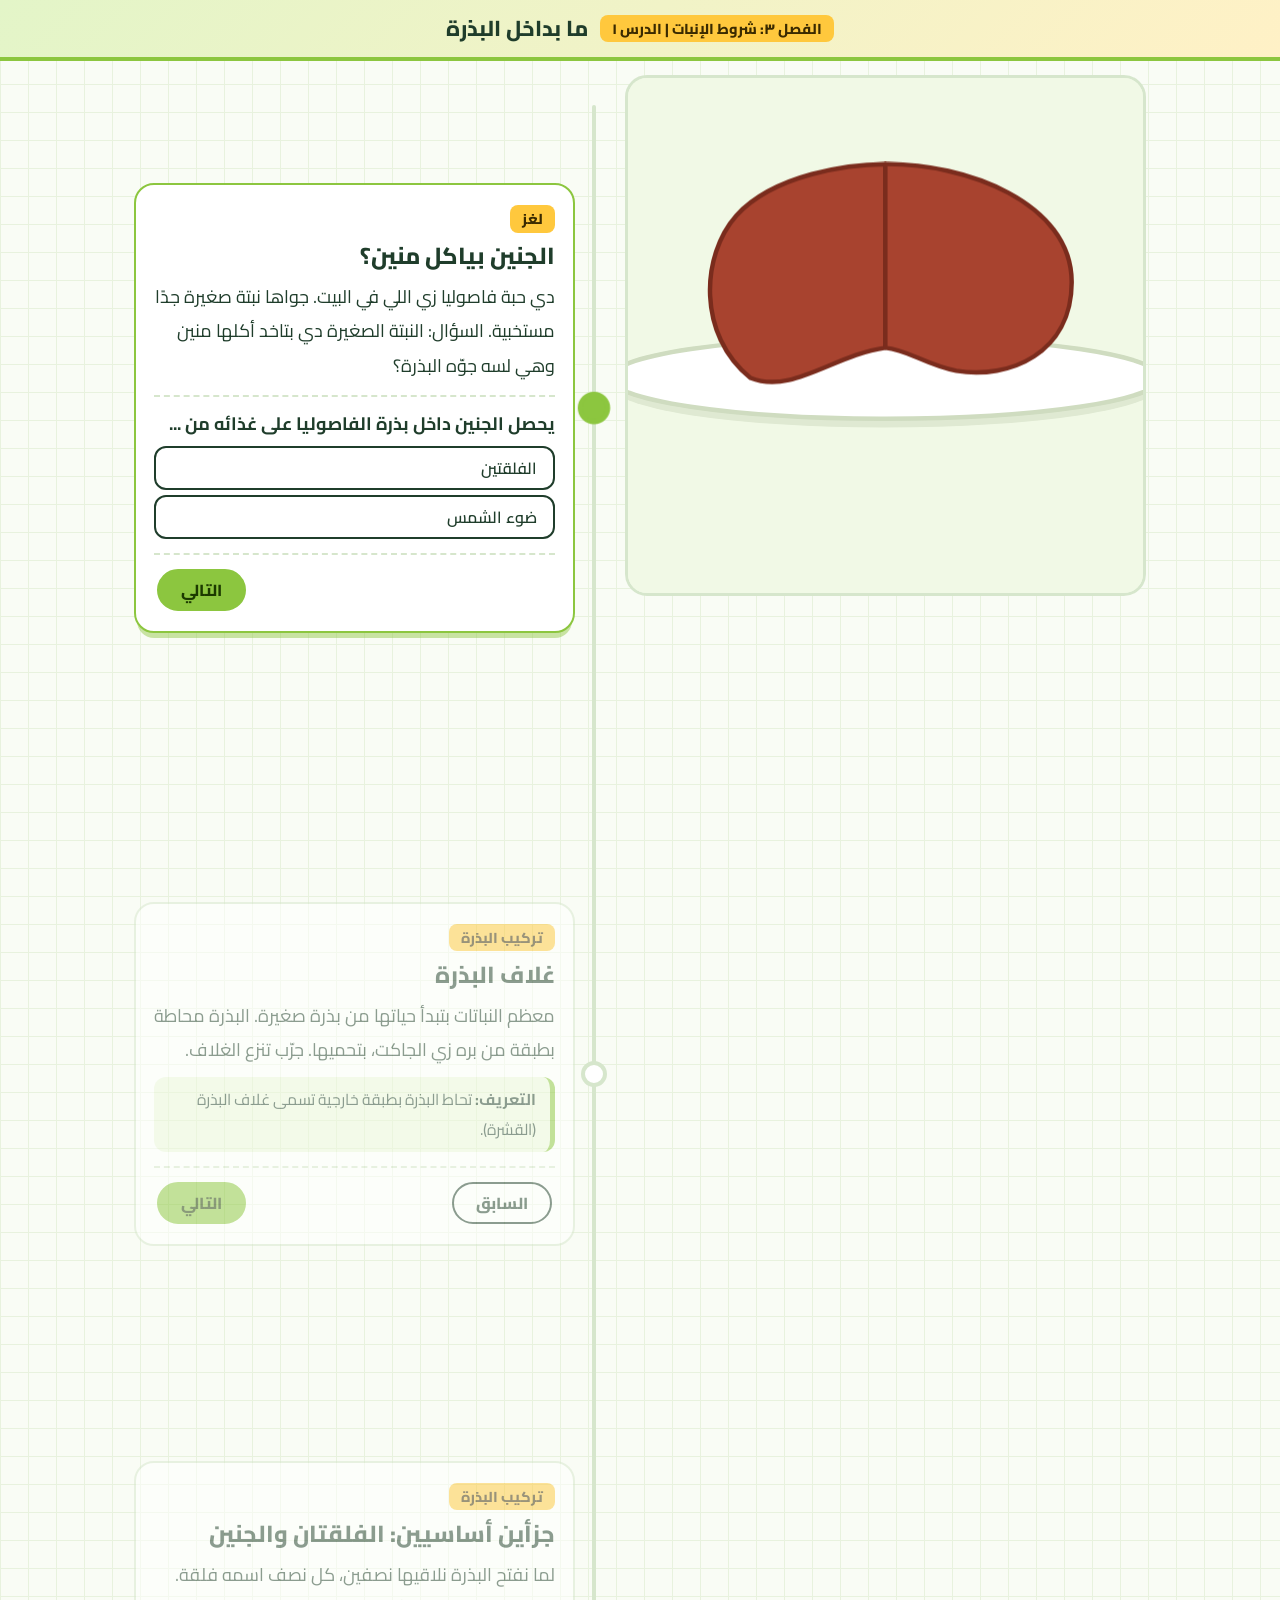
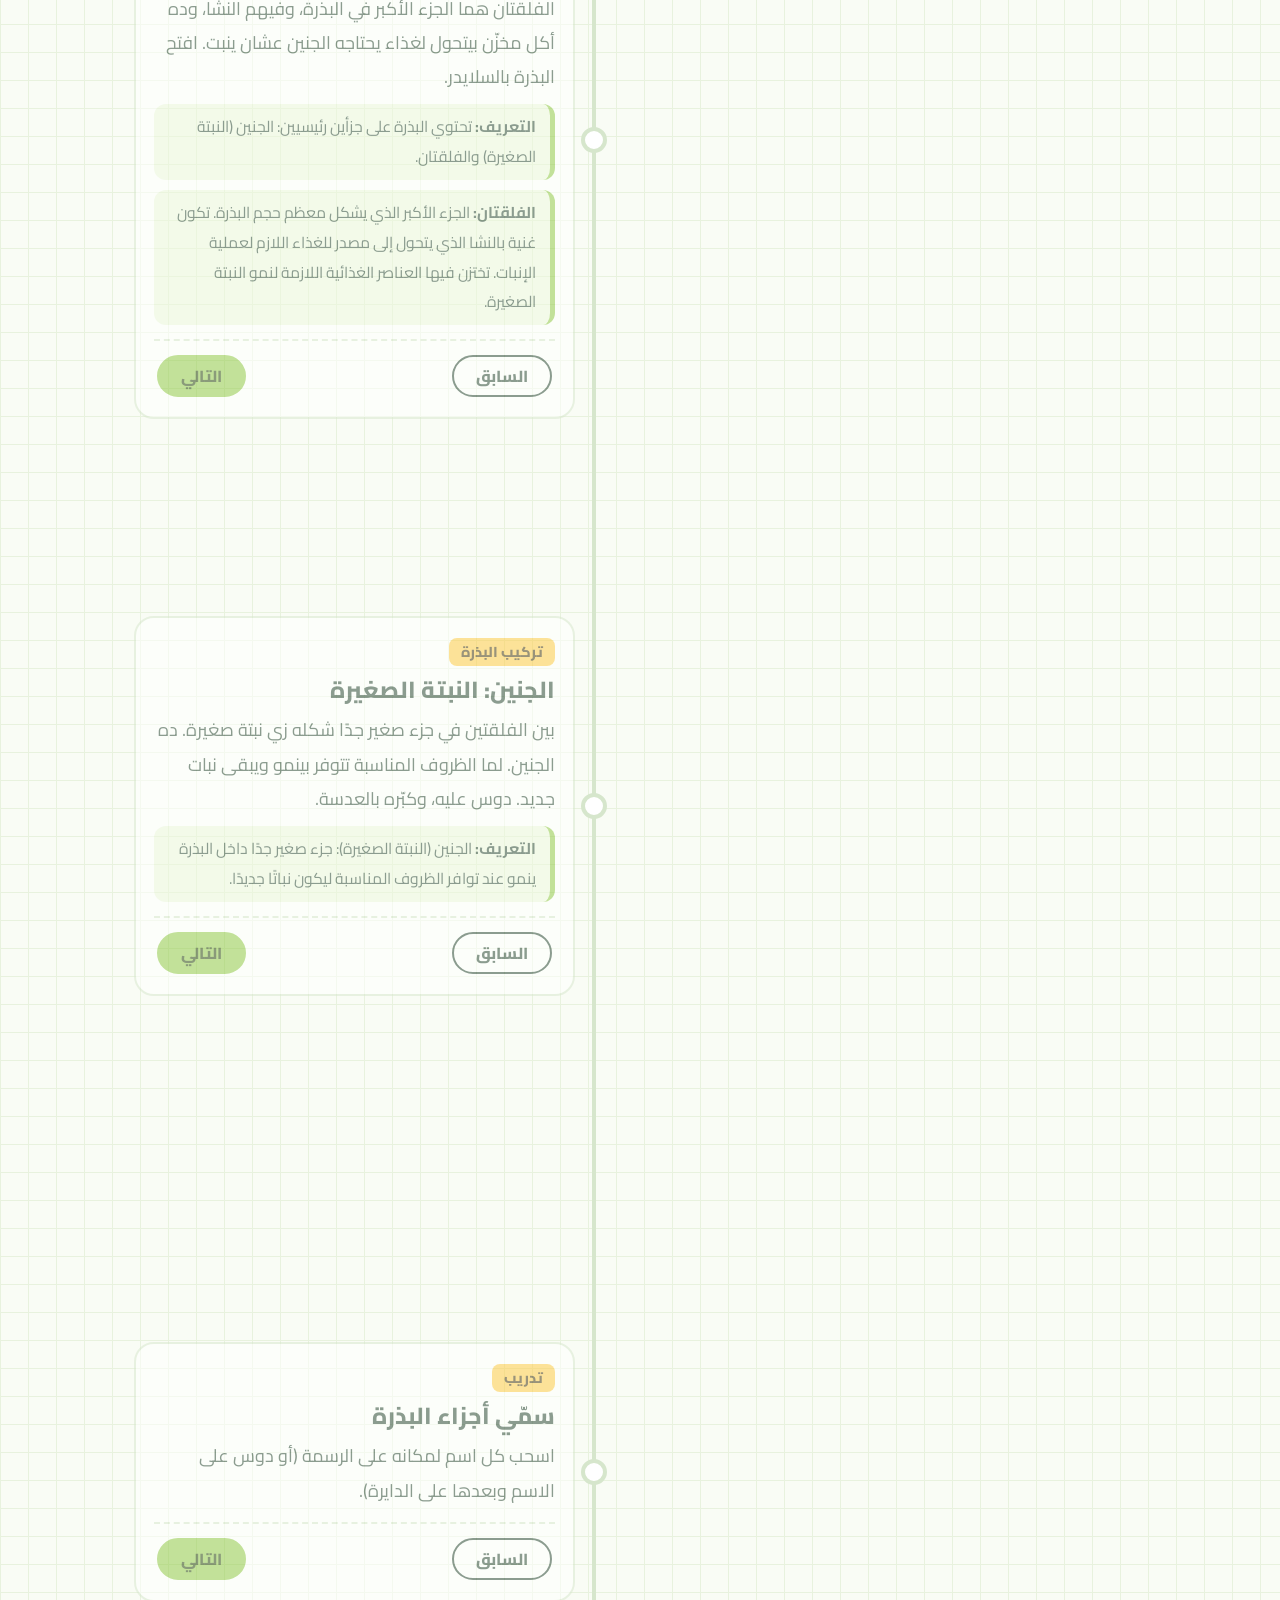
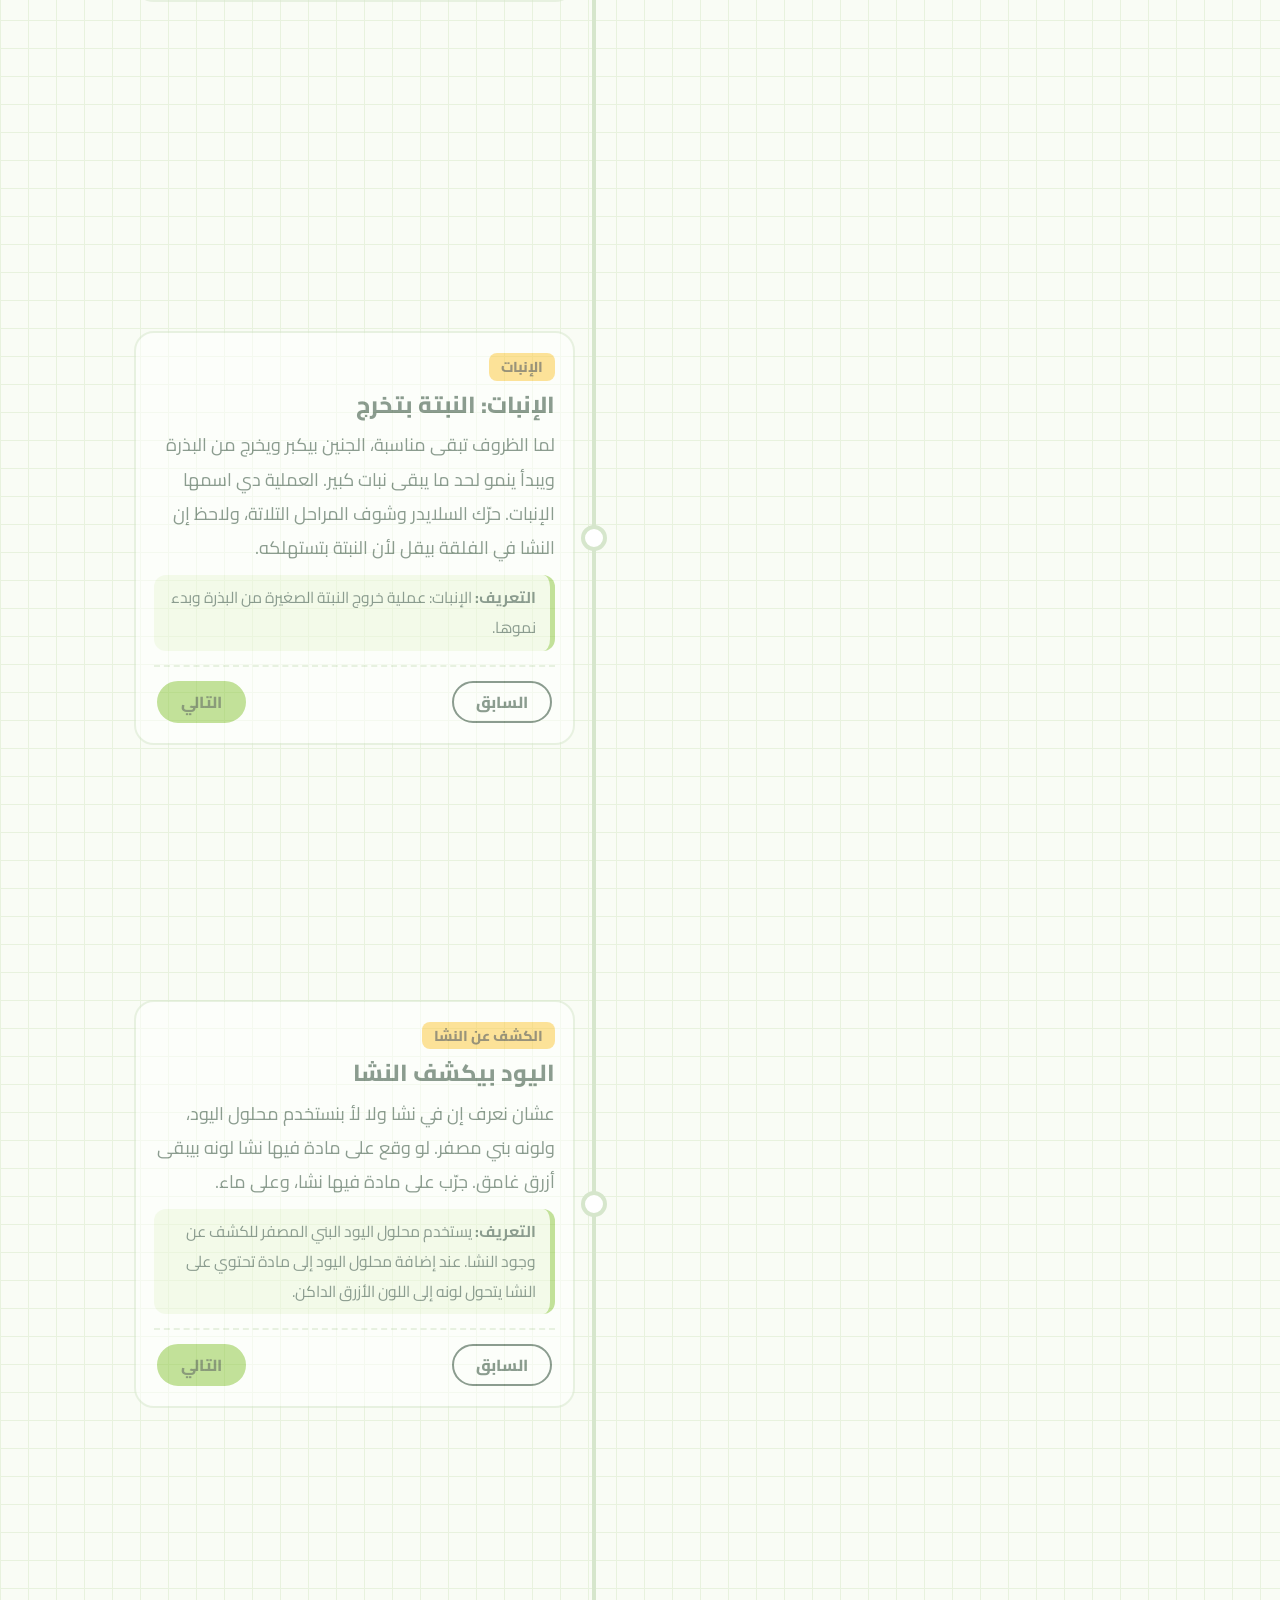
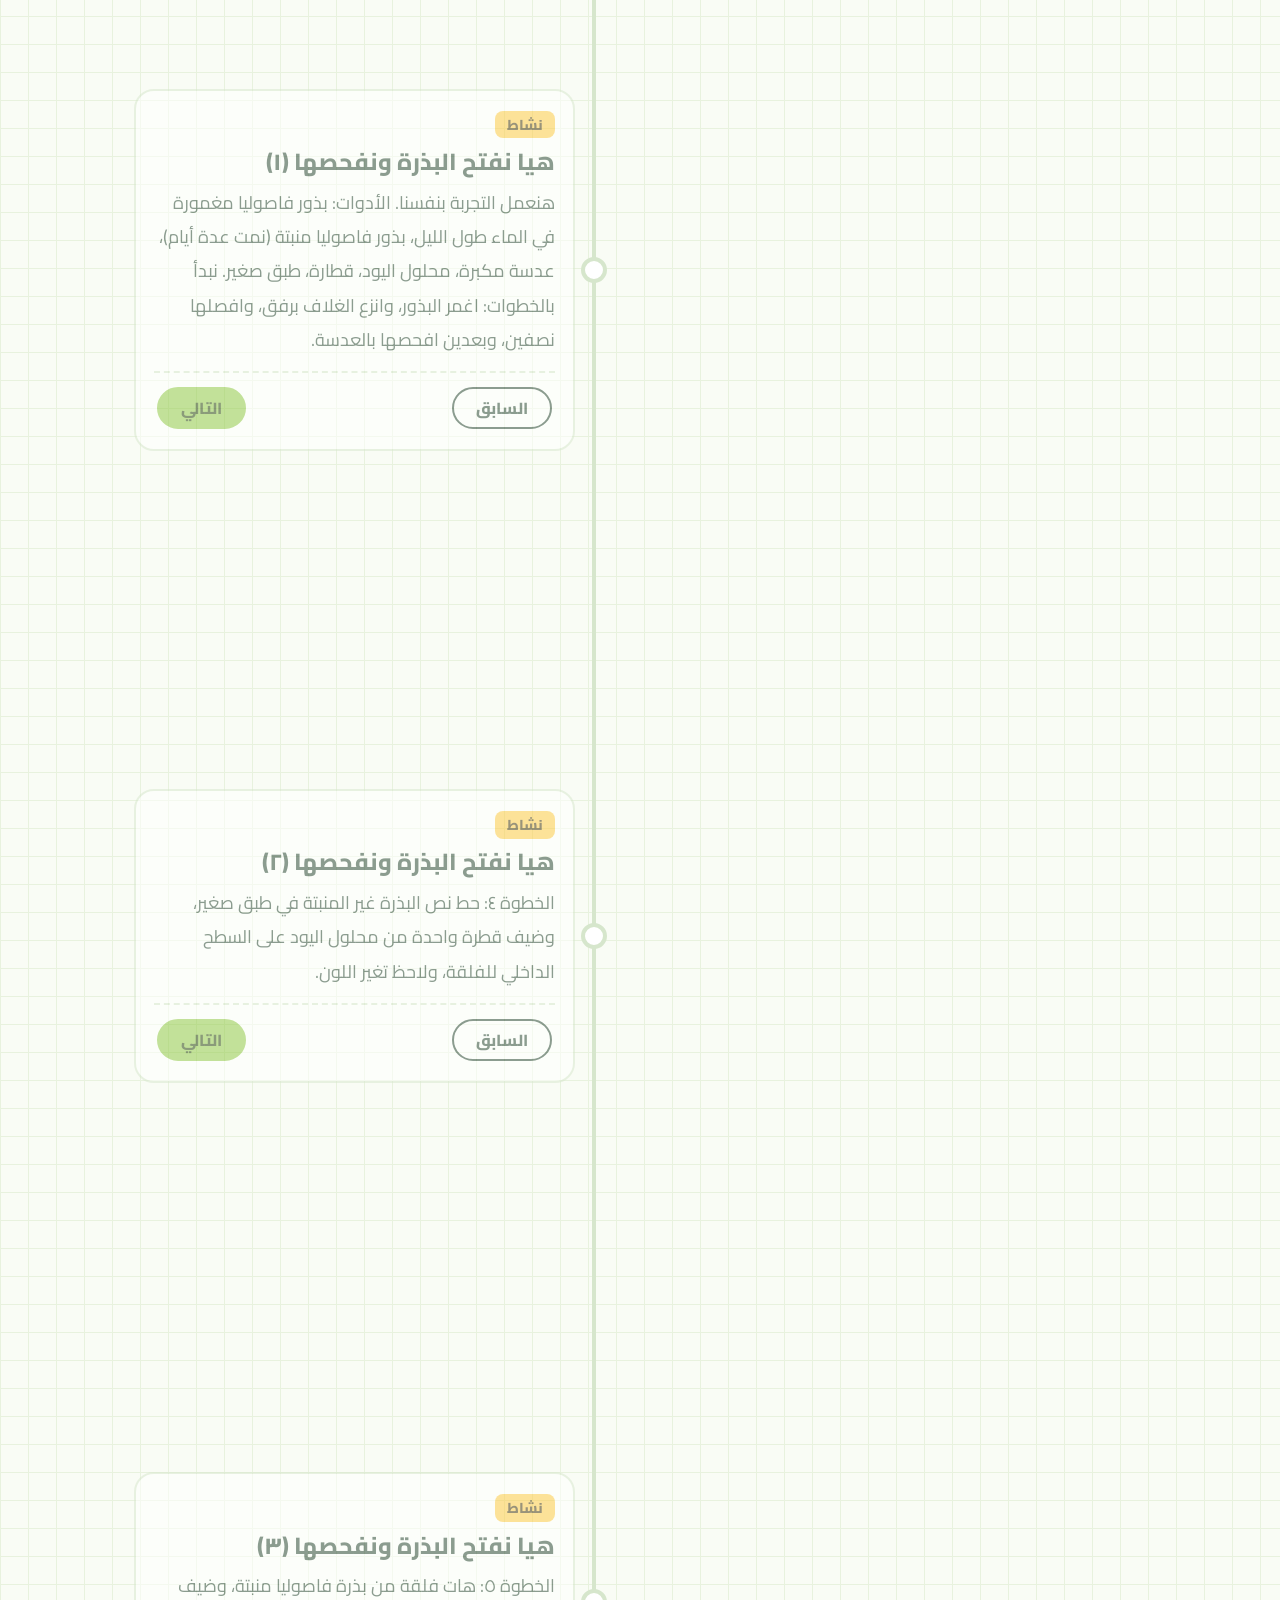
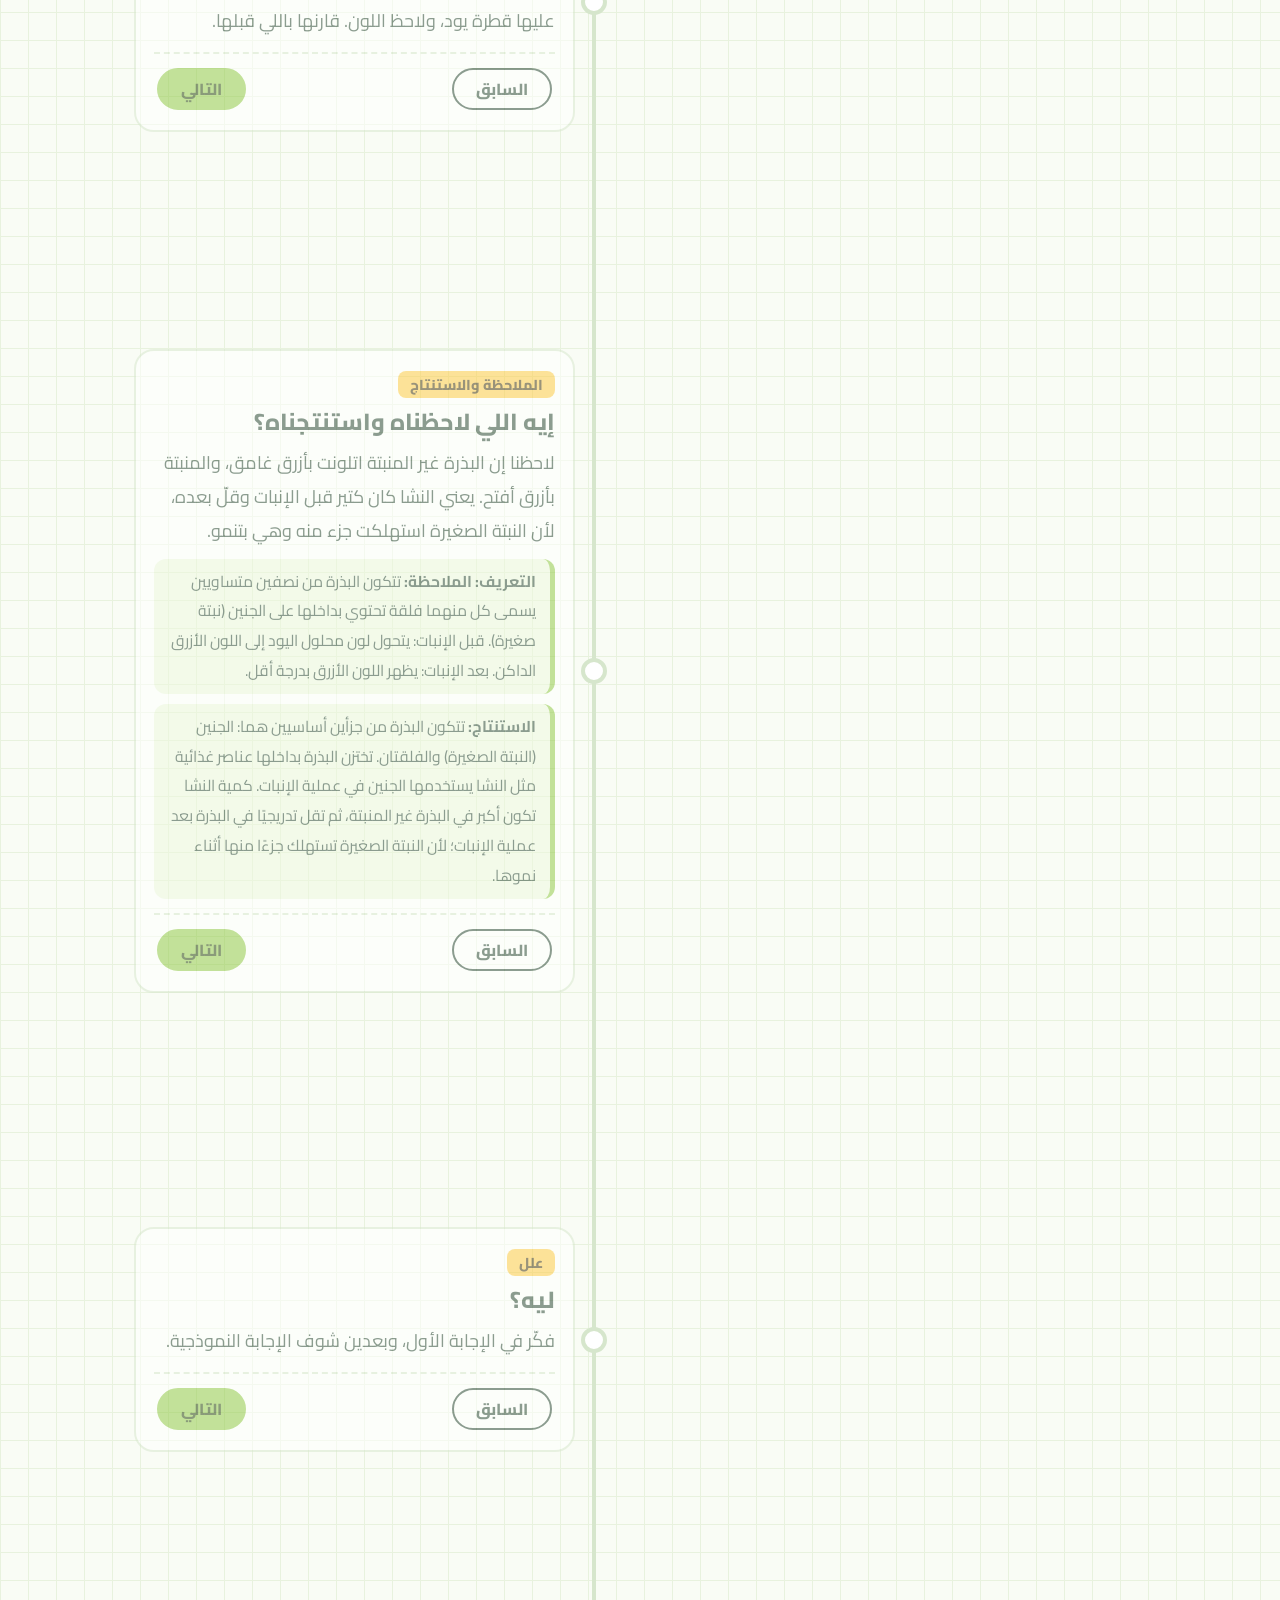
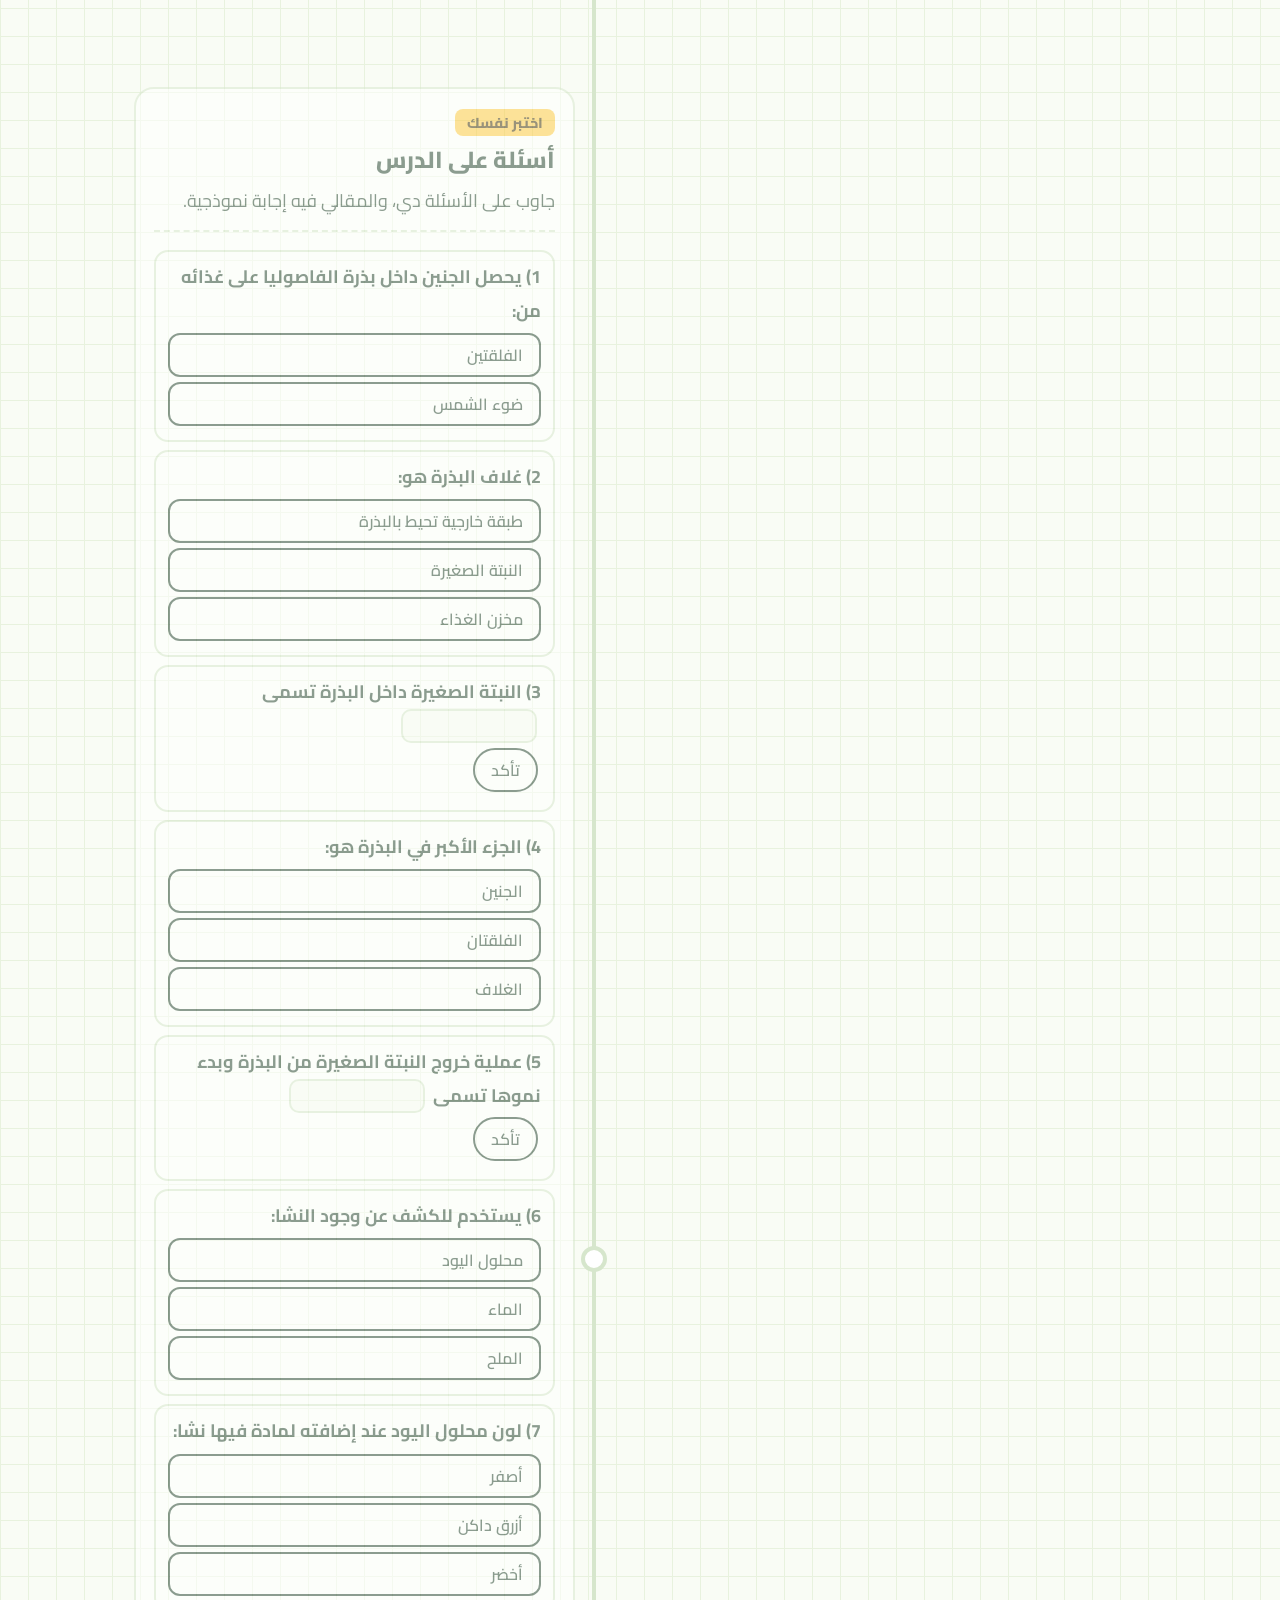
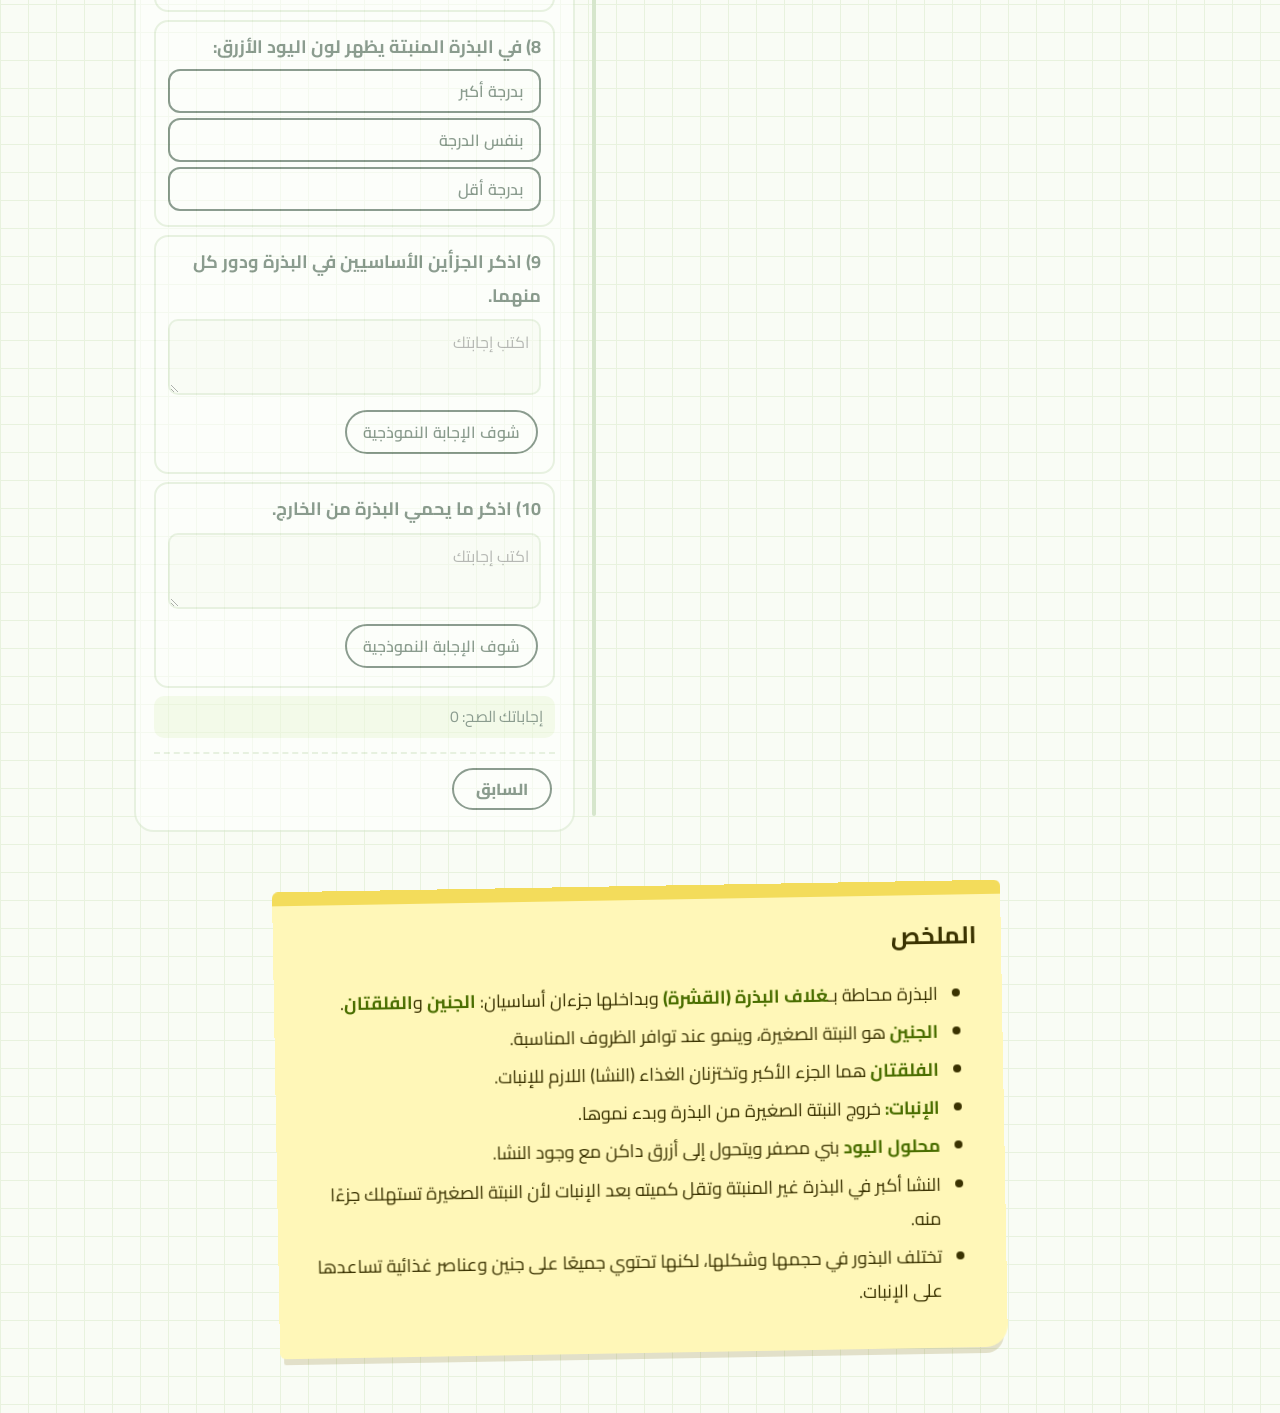
<file: lessons/ch3/lesson1.html>
<!DOCTYPE html>
<html lang="ar" dir="rtl"><head><meta charset="utf-8"><meta name="viewport" content="width=device-width, initial-scale=1, viewport-fit=cover">
<title>ما بداخل البذرة | معمل العلوم</title>
<link href="https://fonts.googleapis.com/css2?family=Cairo:wght@400;600;800&display=swap" rel="stylesheet">
<style>:root{--bg:#f9fcf5;--card:#fff;--ink:#1f3d2b;--ink2:#587566;--line:#d6e6cc;--grid:#e8f2de;--acc:#8cc63f;--accd:#4f8a14;--stage:#f1f9e6;--sun:#ffc83d;--red:#e8584f;--ok:#1a9a55;--tint:#edf7de;--h1:#e3f5c8;--h2:#fff1c6;box-sizing:border-box;padding-top:env(safe-area-inset-top,0px)}
@media(prefers-color-scheme:dark){:root{--bg:#0d1a12;--card:#13271b;--ink:#e6f2e9;--ink2:#9db8a6;--line:#2b4a36;--grid:#112218;--acc:#9bd84a;--accd:#9bd84a;--stage:#16301f;--tint:#183324;--h1:#16301f;--h2:#24401a;--ok:#5fd18d;--red:#ef6a5e}}
*{box-sizing:border-box}html{scroll-behavior:smooth}
body{margin:0;background-color:var(--bg);background-image:linear-gradient(var(--grid) 1px,transparent 1px),linear-gradient(90deg,var(--grid) 1px,transparent 1px);background-size:28px 28px;color:var(--ink);font-family:Cairo,Tahoma,sans-serif;line-height:1.9;font-size:18px}
.hero{background:linear-gradient(135deg,var(--h1),var(--h2));padding:8px 14px;border-bottom:4px solid var(--acc);display:flex;gap:12px;align-items:center;justify-content:center;flex-wrap:wrap}
.hero h1{font-size:1.35rem;margin:0;font-weight:800}
.tg{display:inline-block;background:var(--sun);color:#3a2a00;font-weight:800;border-radius:8px;padding:0 12px;font-size:.9rem}
.lesson{max-width:1040px;margin:0 auto;padding:14px 14px 40px;display:grid;grid-template-columns:minmax(0,1.1fr) minmax(0,1fr);gap:18px;align-items:start}
.stagebox{position:sticky;top:10px}
.stage{position:relative;aspect-ratio:1;border:3px solid var(--line);border-radius:22px;overflow:hidden;background:var(--stage)}
.stage svg{position:absolute;inset:0;width:100%;height:100%}
#ov{pointer-events:none}
.panel{background:var(--card);border:2px solid var(--line);border-radius:20px;padding:16px 18px}
.panel h2{font-size:1.45rem;font-weight:800;margin:4px 0 6px;line-height:1.5}.panel p{margin:6px 0}
.def{background:var(--tint);border-radius:12px;padding:8px 14px;margin:10px 0;border-inline-start:5px solid var(--acc);font-size:.98rem}
.demo{margin-top:12px;border-top:2px dashed var(--line);padding-top:10px}.demo:empty{display:none}
button{font-family:inherit;font-size:1rem;font-weight:600;border:2px solid var(--ink);background:var(--card);color:var(--ink);border-radius:999px;padding:5px 16px;cursor:pointer;margin:4px 3px}
button:hover:not(:disabled){background:var(--tint)}button.on{background:var(--ink);color:var(--bg)}button:disabled{opacity:.4;cursor:not-allowed}
button:focus-visible,input:focus-visible,textarea:focus-visible{outline:3px solid var(--sun);outline-offset:2px}
.opt{display:block;width:100%;text-align:right;border-radius:12px;margin:5px 0}
.good{background:var(--ok)!important;border-color:var(--ok)!important;color:#fff!important}.bad{background:var(--red)!important;border-color:var(--red)!important;color:#fff!important}
.res{margin-top:6px;font-size:.98rem}.res.ok{color:var(--ok);font-weight:700}.res.no{color:var(--red);font-weight:700}.res.md{background:var(--tint);border-radius:10px;padding:6px 12px}
.in{font-family:inherit;font-size:1rem;border:2px solid var(--line);border-radius:10px;padding:0 10px;width:8.5em;background:var(--bg);color:var(--ink);margin:0 4px}
textarea{width:100%;font-family:inherit;font-size:1rem;border:2px solid var(--line);border-radius:10px;padding:6px 10px;background:var(--bg);color:var(--ink);margin-top:6px}
input[type=range]{width:100%;accent-color:var(--accd)}
.qq{border:2px solid var(--line);border-radius:14px;padding:8px 12px;margin:8px 0}
.cp{touch-action:none;cursor:grab}.cp.on{background:var(--ink);color:var(--bg)}
.steps{position:relative;padding-inline-start:32px}
.steps::before{content:"";position:absolute;inset-inline-start:11px;top:30px;bottom:30px;width:4px;background:var(--line);border-radius:2px}
.step{position:relative;min-height:74vh;display:flex;align-items:center;padding:14px 0}
.step .node{position:absolute;inset-inline-start:-32px;top:50%;width:26px;height:26px;margin-top:-13px;border-radius:50%;background:var(--card);border:4px solid var(--line);transition:all .3s;z-index:1}
.step.dn .node{border-color:var(--acc)}.step.on .node{background:var(--acc);border-color:var(--acc);transform:scale(1.25)}
.step .panel{width:100%;opacity:.5;transition:opacity .4s,box-shadow .4s,border-color .4s}
.step.on .panel{opacity:1;border-color:var(--acc);box-shadow:0 8px 0 -3px color-mix(in srgb,var(--acc) 45%,transparent)}
.sn{display:flex;justify-content:space-between;gap:8px;margin-top:14px;border-top:2px dashed var(--line);padding-top:10px}
.sn button{background:var(--acc);border-color:var(--acc);color:#1c3a00;font-weight:800;padding:4px 22px}.sn button.g{background:var(--card);color:var(--ink);border-color:var(--ink)}
#prog{position:fixed;top:0;inset-inline:0;height:5px;z-index:40}#prog i{display:block;height:100%;width:0;background:var(--acc);border-radius:0 3px 3px 0;transition:width .15s}
.sum{max-width:760px;margin:0 auto 60px;padding:0 16px}
.note{background:#fff7b8;color:#3a3200;border-radius:6px 6px 22px 6px;padding:18px 24px 22px;box-shadow:0 10px 0 -4px rgba(120,100,0,.18);transform:rotate(-1deg);border-top:14px solid #f3dc5b}
.note h2{margin:0 0 6px;font-size:1.5rem}.note li{margin:4px 0}.note b{color:#4a6e00}
@keyframes pl{50%{transform:scale(1.3);opacity:.4}}.pulse{animation:pl 1.2s infinite;transform-box:fill-box;transform-origin:center}
.bub rect,.bub circle{fill:var(--card);stroke:var(--ink2);stroke-width:3}.bub text{fill:var(--ink);font-family:Cairo,sans-serif}.b1{font-size:25px;font-weight:800}.b2{font-size:21px}
#ov .bub{transition:opacity .4s}
.sw{display:inline-block;width:20px;height:20px;border-radius:50%;vertical-align:middle;margin-inline-end:6px;border:2px solid var(--ink2)}
@media(max-width:780px){.lesson{grid-template-columns:1fr;padding-top:6px}.stagebox{top:0;margin:0 -14px;padding:8px 14px 10px;z-index:20;background-color:var(--bg);background-image:linear-gradient(var(--grid) 1px,transparent 1px),linear-gradient(90deg,var(--grid) 1px,transparent 1px);background-size:28px 28px;border-bottom:4px solid var(--acc);box-shadow:0 10px 16px -8px rgba(31,61,43,.35)}.stage{width:min(100%,42vh);margin:0 auto}.step{min-height:50vh}.steps{padding-inline-start:28px}.step .node{inset-inline-start:-28px;width:22px;height:22px;margin-top:-11px}body{font-size:17px}}
@media(prefers-reduced-motion:reduce){*{transition:none!important;animation:none!important;scroll-behavior:auto!important}}
</style></head><body>
<div id="prog"><i></i></div>
<header class="hero"><span class="tg">الفصل ٣: شروط الإنبات | الدرس ١</span><h1>ما بداخل البذرة</h1></header>
<main class="lesson"><div class="stagebox"><div class="stage"><svg id="scene" viewBox="90 140 580 580" role="img" aria-label="بذرة الفاصوليا"></svg><svg id="ov" viewBox="0 0 760 760" aria-hidden="true"></svg></div></div><div class="steps" id="steps"></div></main>
<section class="sum"><aside class="note"><h2>الملخص</h2><ul>
<li>البذرة محاطة بـ<b>غلاف البذرة (القشرة)</b> وبداخلها جزءان أساسيان: <b>الجنين</b> و<b>الفلقتان</b>.</li>
<li><b>الجنين</b> هو النبتة الصغيرة، وينمو عند توافر الظروف المناسبة.</li>
<li><b>الفلقتان</b> هما الجزء الأكبر وتختزنان الغذاء (النشا) اللازم للإنبات.</li>
<li><b>الإنبات:</b> خروج النبتة الصغيرة من البذرة وبدء نموها.</li>
<li><b>محلول اليود</b> بني مصفر ويتحول إلى أزرق داكن مع وجود النشا.</li>
<li>النشا أكبر في البذرة غير المنبتة وتقل كميته بعد الإنبات لأن النبتة الصغيرة تستهلك جزءًا منه.</li>
<li>تختلف البذور في حجمها وشكلها، لكنها تحتوي جميعًا على جنين وعناصر غذائية تساعدها على الإنبات.</li></ul></aside></section>
<script>var $=function(s){return document.querySelector(s)};
var IOD='#d9972b',DB='#1d2b7a',LB='#6c84cf',CAM={sC:{x:90,y:140,w:580},sO:{x:20,y:70,w:720},emb:{x:460,y:235,w:200},cmp:{x:0,y:170,w:760},germ:{x:30,y:200,w:700}};
var BEAN='M170 380 C165 290 250 240 360 238 C470 236 590 280 590 370 C590 450 520 480 460 470 C420 462 400 440 360 445 C320 450 280 495 230 480 C190 468 172 430 170 380Z';
var BL='M380 237 C340 237 255 248 212 295 C172 340 168 430 228 478 C275 497 322 452 380 444Z',BR='M380 237 C470 236 590 280 590 370 C590 450 520 480 460 470 C425 463 405 446 380 444Z';
function hx(c){return[parseInt(c.substr(1,2),16),parseInt(c.substr(3,2),16),parseInt(c.substr(5,2),16)]}
function mix(a,b,t){a=hx(a);b=hx(b);return 'rgb('+a.map(function(v,i){return Math.round(v+(b[i]-v)*t)}).join(',')+')'}
function cl(x){return Math.max(0,Math.min(1,x))}
function T0(){return{sc:'seed',coat:1,open:0,soak:0,lens:0,g:0,showB:0,A:{r:0,t:0,f:DB},B:{r:0,t:0,f:LB},C:{r:0,t:0,f:DB},D:{r:0,t:0,f:IOD}}}
var P=T0(),cam={x:90,y:140,w:580},CUR=null,cur=-1,raf=0,ready={};
/* ---------- scene ---------- */
function SCN(){
 var ins=function(cx,cy){return 'translate('+cx+' '+cy+') scale(.86) translate('+(-cx)+' '+(-cy)+')'};
 var emb='<g id="emb" transform="translate(452 352) scale(.62)"><path d="M-4 4 C-10 24 -6 44 6 56 C16 44 14 22 6 4Z" fill="#cfe58a" stroke="#6e9a2a" stroke-width="3"/><path d="M-4 4 C-26 -10 -30 -40 -12 -58 C4 -44 6 -20 -4 4Z" fill="#6fb53a" stroke="#3f7a1a" stroke-width="3"/><path d="M4 4 C26 -8 34 -34 22 -54 C8 -42 2 -20 4 4Z" fill="#94cc4a" stroke="#3f7a1a" stroke-width="3"/></g>';
 var half=function(id,d,cx){return '<g id="'+id+'"><path class="coat" d="'+d+'" fill="#a8432f" stroke="#7a2c1d" stroke-width="5" stroke-linejoin="round"/><path class="face" d="'+d+'" transform="'+ins(cx,365)+'" fill="#f6e9b5" stroke="#dcc87a" stroke-width="3"/>'+(id=='hR'?emb:'')+'</g>'};
 var bean=function(cx,cy,id){return '<path d="'+BEAN+'" transform="translate('+cx+' '+cy+') scale(.55) translate(-380 -366)" fill="#f6e9b5" stroke="#dcc87a" stroke-width="5"/>'};
 var dish=function(cx,cy,rx){return '<ellipse cx="'+cx+'" cy="'+(cy+8)+'" rx="'+rx+'" ry="48" fill="#dfe9d2"/><ellipse cx="'+cx+'" cy="'+cy+'" rx="'+rx+'" ry="46" fill="#fff" stroke="#cfdcc0" stroke-width="5"/>'};
 var txt=function(x,y,t){return '<text x="'+x+'" y="'+y+'" text-anchor="middle" font-size="24" font-weight="800" font-family="Cairo" fill="var(--ink)">'+t+'</text>'};
 var seed='<g id="g_seed">'+dish(380,478,310)+'<ellipse id="water" cx="380" cy="478" rx="280" ry="38" fill="#7cc4ec" opacity="0"/>'+
  '<g id="skin" opacity="0"><ellipse cx="96" cy="540" rx="34" ry="10" transform="rotate(-18 96 540)" fill="#a8432f"/><ellipse cx="640" cy="548" rx="30" ry="9" transform="rotate(14 640 548)" fill="#a8432f"/><ellipse cx="610" cy="520" rx="22" ry="7" fill="#8f3624"/></g>'+
  '<g id="seedG">'+half('hL',BL,280)+half('hR',BR,480)+'</g>'+
  '<g id="lens" opacity="0"><g transform="translate(560 330)"><circle r="64" fill="rgba(255,255,255,.2)" stroke="#6b5430" stroke-width="9"/><path d="M46 46 L112 112" stroke="#6b5430" stroke-width="16" stroke-linecap="round"/></g></g>'+
  '<g id="tgt"></g><circle id="hot" cx="560" cy="332" r="38" fill="transparent" style="cursor:pointer;display:none"/></g>';
 var cmp='<g id="g_cmp" opacity="0">'+dish(200,500,170)+dish(560,500,170)+bean(200,420)+
  '<clipPath id="cA"><path d="'+BEAN+'" transform="translate(200 420) scale(.55) translate(-380 -366)"/></clipPath><circle id="spA" cx="200" cy="415" r="0" clip-path="url(#cA)"/>'+txt(200,585,'بذرة غير منبتة')+
  '<g id="bB">'+bean(560,420)+'<clipPath id="cB"><path d="'+BEAN+'" transform="translate(560 420) scale(.55) translate(-380 -366)"/></clipPath><circle id="spB" cx="560" cy="415" r="0" clip-path="url(#cB)"/>'+txt(560,585,'بذرة منبتة')+'</g></g>';
 var st='<g id="g_starch" opacity="0">'+dish(200,500,170)+dish(560,500,170)+
  '<clipPath id="cC"><path d="M105 488 Q200 372 295 488Z"/></clipPath><path d="M105 488 Q200 372 295 488Z" fill="#fffdf3" stroke="#e0d9b8" stroke-width="4"/><circle cx="170" cy="470" r="3" fill="#e8e0c0"/><circle cx="210" cy="450" r="3" fill="#e8e0c0"/><circle cx="240" cy="475" r="3" fill="#e8e0c0"/><circle cx="195" cy="480" r="3" fill="#e8e0c0"/><circle id="spC" cx="200" cy="455" r="0" clip-path="url(#cC)"/>'+
  '<clipPath id="cD"><ellipse cx="560" cy="500" rx="130" ry="36"/></clipPath><ellipse cx="560" cy="500" rx="130" ry="36" fill="#cfe9f7" stroke="#8bbfd9" stroke-width="4"/><circle id="spD" cx="560" cy="500" r="0" clip-path="url(#cD)"/>'+txt(200,585,'مادة فيها نشا')+txt(560,585,'ماء (من غير نشا)')+'</g>';
 var germ='<g id="g_germ" opacity="0"><rect x="-100" y="490" width="960" height="500" fill="#9a6a45"/><rect x="-100" y="490" width="960" height="14" fill="#7a4f2f"/><circle cx="120" cy="600" r="5" fill="#7a4f2f"/><circle cx="560" cy="640" r="6" fill="#7a4f2f"/><circle cx="260" cy="700" r="5" fill="#7a4f2f"/>'+
  '<path id="rt" pathLength="100" d="M374 490 C366 550 340 590 352 662" fill="none" stroke="#efe3b0" stroke-width="9" stroke-linecap="round"/><path id="rh1" d="M366 548 L334 562" stroke="#efe3b0" stroke-width="4" stroke-linecap="round"/><path id="rh2" d="M356 606 L386 622" stroke="#efe3b0" stroke-width="4" stroke-linecap="round"/>'+
  '<path id="sh" pathLength="100" d="M392 484 C402 440 384 396 394 344" fill="none" stroke="#6fb53a" stroke-width="11" stroke-linecap="round"/>'+
  '<g id="lf" transform="translate(394 344) scale(0)"><path d="M0 0 C-50 -6 -72 -44 -52 -66 C-20 -60 -2 -32 0 0Z" fill="#6fb53a" stroke="#3f7a1a" stroke-width="3"/><path d="M0 0 C46 -14 66 -52 44 -72 C16 -62 0 -34 0 0Z" fill="#94cc4a" stroke="#3f7a1a" stroke-width="3"/></g>'+
  '<g id="gsd"><path id="gsp" d="'+BEAN+'" fill="#a8432f" stroke="#7a2c1d" stroke-width="8"/><path id="crk" d="M300 400 L330 416 L360 396 L392 418 L424 398" fill="none" stroke="#f6e9b5" stroke-width="10" stroke-linecap="round" stroke-linejoin="round" opacity="0"/></g>'+
  '<g transform="translate(650 240)"><text x="20" y="-18" text-anchor="middle" font-size="18" font-weight="800" font-family="Cairo" fill="var(--ink)">كمية النشا</text><text x="20" y="3" text-anchor="middle" font-size="17" font-weight="700" font-family="Cairo" fill="var(--ink)">داخل الفلقة</text><rect y="16" width="40" height="180" rx="9" fill="#fff" stroke="var(--ink2)" stroke-width="4"/><rect id="gau" x="5" y="20" width="30" height="168" rx="5" fill="#2f4aa8"/><text x="-9" y="39" text-anchor="end" font-size="17" font-weight="700" font-family="Cairo" fill="var(--ink2)">كثير</text><text x="-9" y="194" text-anchor="end" font-size="17" font-weight="700" font-family="Cairo" fill="var(--ink2)">قليل</text></g></g>';
 var drp='<g id="drp" style="opacity:0;transition:opacity .3s"><ellipse cx="0" cy="-4" rx="16" ry="22" fill="#d94d4d"/><path d="M-8 14 L-8 82 L0 108 L8 82 L8 14Z" fill="#e4f3fa" stroke="#7aa6b8" stroke-width="3"/><path d="M-5 56 L-5 82 L0 100 L5 82 L5 56Z" fill="'+IOD+'"/></g><circle id="dpl" r="9" fill="'+IOD+'" style="opacity:0"/>';
 return '<defs></defs><rect x="-600" y="-600" width="2000" height="2000" fill="var(--stage)"/>'+seed+cmp+st+germ+drp;
}
/* ---------- render ---------- */
function render(){
 ['seed','cmp','germ','starch'].forEach(function(k){$('#g_'+k).style.opacity=P.sc==k?1:0});
 var o=P.open;
 $('#hL').setAttribute('transform','translate('+(-110*o)+' 0) rotate('+(-6*o)+' 280 420)');$('#hR').setAttribute('transform','translate('+(110*o)+' 0) rotate('+(6*o)+' 480 420)');
 document.querySelectorAll('.coat').forEach(function(e){e.style.opacity=P.coat});
 document.querySelectorAll('.face').forEach(function(e){e.style.opacity=Math.max(o,1-P.coat)});
 $('#emb').style.opacity=o;$('#seedG').setAttribute('transform','translate(380 400) scale('+(1+.1*P.soak)+') translate(-380 -400)');
 $('#water').style.opacity=.5*P.soak;$('#skin').style.opacity=1-P.coat;$('#lens').style.opacity=P.lens;
 [['A','spA'],['B','spB'],['C','spC'],['D','spD']].forEach(function(k){var s=P[k[0]],e=$('#'+k[1]);e.setAttribute('r',s.r);e.setAttribute('fill',mix(IOD,s.f,s.t))});
 $('#bB').style.opacity=P.showB;
 var g=P.g,rl=cl((g-.2)/.5),sl=cl((g-.45)/.4),lf=cl((g-.7)/.3),sc=.42-.13*g;
 $('#gsd').setAttribute('transform','translate(380 474) scale('+sc+') translate(-380 -366)');$('#crk').style.opacity=cl((g-.2)*5);
 $('#rt').setAttribute('stroke-dasharray',(rl*100)+' 120');$('#rt').style.opacity=rl>0?1:0;$('#sh').setAttribute('stroke-dasharray',(sl*100)+' 120');$('#sh').style.opacity=sl>0?1:0;
 $('#rh1').style.opacity=cl((g-.6)*5);$('#rh2').style.opacity=cl((g-.7)*5);$('#lf').setAttribute('transform','translate(394 344) scale('+lf+')');
 var v=1-.85*g;$('#gau').setAttribute('y',20+168*(1-v));$('#gau').setAttribute('height',Math.max(2,168*v));
}
function tw(obj,to,ms,cb){var f={},t0=null,k;for(k in to)f[k]=obj[k];function s(t){if(!t0)t0=t;var u=Math.min(1,(t-t0)/ms);for(var k in to)obj[k]=f[k]+(to[k]-f[k])*u;render();if(u<1)requestAnimationFrame(s);else if(cb)cb()}requestAnimationFrame(s)}
/* ---------- camera + bubbles ---------- */
function setCam(c,ms,cb){var f={x:cam.x,y:cam.y,w:cam.w},t0=null;cancelAnimationFrame(raf);hideBub();
 function s(t){if(!t0)t0=t;var k=Math.min(1,(t-t0)/ms),e=k<.5?2*k*k:1-Math.pow(-2*k+2,2)/2;cam={x:f.x+(c.x-f.x)*e,y:f.y+(c.y-f.y)*e,w:f.w+(c.w-f.w)*e};$('#scene').setAttribute('viewBox',cam.x+' '+cam.y+' '+cam.w+' '+cam.w);if(k<1)raf=requestAnimationFrame(s);else if(cb)cb()}raf=requestAnimationFrame(s)}
function hideBub(){document.querySelectorAll('#ov g.bub').forEach(function(b){b.style.opacity=0})}
function bub(t1,t2,pos,tx,ty,w,slot){
 slot=slot||0;w=w||320;var h=t2?88:60,Q={tl:[14,14],tr:[746-w,14],bl:[14,746-h],br:[746-w,746-h]}[pos]||[14,14];
 var sx=(tx-cam.x)/cam.w*760,sy=(ty-cam.y)/cam.w*760,top=Q[1]+h/2<sy,ax=Q[0]+w/2,ay=top?Q[1]+h:Q[1],d='';
 [[.4,9],[.72,6]].forEach(function(q){d+='<circle cx="'+(ax+(sx-ax)*q[0])+'" cy="'+(ay+(sy-ay)*q[0])+'" r="'+q[1]+'"/>'});
 var old=$('#bs'+slot);if(old)old.remove();
 $('#ov').insertAdjacentHTML('beforeend','<g id="bs'+slot+'" class="bub"><rect x="'+Q[0]+'" y="'+Q[1]+'" width="'+w+'" height="'+h+'" rx="34"/>'+d+'<text class="b1" x="'+(Q[0]+w/2)+'" y="'+(Q[1]+38)+'" text-anchor="middle">'+t1+'</text>'+(t2?'<text class="b2" x="'+(Q[0]+w/2)+'" y="'+(Q[1]+68)+'" text-anchor="middle">'+t2+'</text>':'')+'</g>');
 var b=$('#bs'+slot);b.style.opacity=0;requestAnimationFrame(function(){b.style.opacity=1})}
/* ---------- dropper ---------- */
function drop(cx,cy,key,fin,maxr,cb){
 var d=$('#drp'),dl=$('#dpl'),tip=330,sp=P[key];d.setAttribute('transform','translate('+cx+' '+(tip-108)+')');d.style.opacity=1;dl.setAttribute('cx',cx);
 setTimeout(function(){var t0=null;dl.style.opacity=1;
  (function s(t){if(!t0)t0=t;var u=Math.min(1,(t-t0)/650);dl.setAttribute('cy',tip+(cy-tip)*u*u);if(u<1)requestAnimationFrame(s);else{dl.style.opacity=0;sp.t=0;sp.f=fin;tw(sp,{r:maxr},500,function(){tw(sp,{t:1},1200,function(){d.style.opacity=0;if(cb)cb()})})}})(0);
  requestAnimationFrame(function s2(t){})},500)}

/* ---------- helpers for demos ---------- */
function nm(s){return s.replace(/[\u064B-\u0652\u0640]/g,'').replace(/[أإآ]/g,'ا').replace(/ة/g,'ه').replace(/ى/g,'ي').replace(/\s+/g,' ').trim().replace(/^ال/,'')}
function say(box,ok,t){var r=box.querySelector('.res');r.className='res '+(ok?'ok':'no');r.textContent=t}
function mc(box,ans,okT,noT){box.querySelectorAll('.opt').forEach(function(b,i){b.onclick=function(){box.querySelectorAll('.opt').forEach(function(x){x.classList.remove('good','bad')});var ok=i==ans;b.classList.add(ok?'good':'bad');say(box,ok,ok?okT:noT)}})}
function reveal(box){box.querySelectorAll('[data-rv]').forEach(function(b){b.onclick=function(){var r=b.nextElementSibling;r.className='res md';r.textContent='الإجابة النموذجية: '+b.dataset.rv}})}
var HD='<div class="def"><b>التعريف:</b> ';
/* ---------- steps ---------- */
var STEPS=[
{t:'لغز',h:'الجنين بياكل منين؟',p:'دي حبة فاصوليا زي اللي في البيت. جواها نبتة صغيرة جدًا مستخبية. السؤال: النبتة الصغيرة دي بتاخد أكلها منين وهي لسه جوّه البذرة؟',cam:'sC',st:{},bub:['حبة فاصوليا','جواها نبتة صغيرة','tr',380,330],
 demo:{h:'<b>يحصل الجنين داخل بذرة الفاصوليا على غذائه من ...</b><button class="opt">الفلقتين</button><button class="opt">ضوء الشمس</button><div class="res"></div>',b:function(b){mc(b,0,'صح! الفلقتين هي مخزن الأكل. هنشوف دلوقتي إزاي.','لأ، الجنين جوّه البذرة ومفيش شمس بتوصله. كمّل وهتعرف.')}}},
{t:'تركيب البذرة',h:'غلاف البذرة',p:'معظم النباتات بتبدأ حياتها من بذرة صغيرة. البذرة محاطة بطبقة من بره زي الجاكت، بتحميها. جرّب تنزع الغلاف.',d:HD+'تحاط البذرة بطبقة خارجية تسمى غلاف البذرة (القشرة).</div>',cam:'sC',st:{},bub:['غلاف البذرة (القشرة)','طبقة بتحمي البذرة','tl',200,380],
 demo:{h:'<button id="pe">انزع الغلاف</button><div class="res md" id="pm">البذرة لسه عليها غلافها.</div>',b:function(){var on=0;$('#pe').onclick=function(){on=!on;tw(P,{coat:on?0:1},700);this.textContent=on?'رجّع الغلاف':'انزع الغلاف';$('#pm').textContent=on?'الغلاف اتشال. شوف القشرة جنب الطبق، والبذرة جوّاها بلون فاتح.':'البذرة لسه عليها غلافها.'}}}},
{t:'تركيب البذرة',h:'جزأين أساسيين: الفلقتان والجنين',p:'لما نفتح البذرة نلاقيها نصفين، كل نصف اسمه فلقة. الفلقتان هما الجزء الأكبر في البذرة، وفيهم النشا، وده أكل مخزّن بيتحول لغذاء يحتاجه الجنين عشان ينبت. افتح البذرة بالسلايدر.',d:HD+'تحتوي البذرة على جزأين رئيسيين: الجنين (النبتة الصغيرة) والفلقتان.</div><div class="def"><b>الفلقتان:</b> الجزء الأكبر الذي يشكل معظم حجم البذرة. تكون غنية بالنشا الذي يتحول إلى مصدر للغذاء اللازم لعملية الإنبات. تختزن فيها العناصر الغذائية اللازمة لنمو النبتة الصغيرة.</div>',cam:'sC',st:{coat:0},bub:['الفلقتان','الجزء الأكبر ومخزن الغذاء','tl',200,380],
 demo:{h:'<input type="range" id="op" min="0" max="100" value="0" aria-label="افتح البذرة"><div class="res md" id="om">حرّك السلايدر وافتح البذرة.</div>',b:function(){$('#op').oninput=function(){P.open=this.value/100;render();var c=P.open>.5?CAM.sO:CAM.sC;if(P.open>.5!=!!this.oo){this.oo=P.open>.5;setCam(c,600)}$('#om').textContent=P.open>.6?'البذرة اتفتحت لنصفين، كل نصف فلقة، وجوّاهم الجنين.':'حرّك السلايدر وافتح البذرة.'}}}},
{t:'تركيب البذرة',h:'الجنين: النبتة الصغيرة',p:'بين الفلقتين في جزء صغير جدًا شكله زي نبتة صغيرة. ده الجنين. لما الظروف المناسبة تتوفر بينمو ويبقى نبات جديد. دوس عليه، وكبّره بالعدسة.',d:HD+'الجنين (النبتة الصغيرة): جزء صغير جدًا داخل البذرة ينمو عند توافر الظروف المناسبة ليكون نباتًا جديدًا.</div>',cam:'sO',st:{coat:0,open:1},hunt:1,bub:['دوس على الجنين','','tl',560,332,300],
 demo:{h:'<button id="ln">كبّر بالعدسة</button><div class="res md" id="lm">دوس على النبتة الصغيرة اللي جوّه الفلقة.</div>',b:function(){var on=0;$('#ln').onclick=function(){on=!on;tw(P,{lens:on?1:0},500);setCam(on?CAM.emb:CAM.sO,900,function(){if(on)bub('الجنين','النبتة الصغيرة','tl',560,332,300)});this.textContent=on?'ارجع للصورة الكاملة':'كبّر بالعدسة'}}}},
{t:'تدريب',h:'سمّي أجزاء البذرة',p:'اسحب كل اسم لمكانه على الرسمة (أو دوس على الاسم وبعدها على الدايرة).',cam:'sO',st:{coat:1,open:1},label:1,
 demo:{h:'<div id="chips" style="text-align:center"></div><div class="res" id="lr"></div>',b:function(){labelGame()}}},
{t:'الإنبات',h:'الإنبات: النبتة بتخرج',p:'لما الظروف تبقى مناسبة، الجنين بيكبر ويخرج من البذرة ويبدأ ينمو لحد ما يبقى نبات كبير. العملية دي اسمها الإنبات. حرّك السلايدر وشوف المراحل التلاتة، ولاحظ إن النشا في الفلقة بيقل لأن النبتة بتستهلكه.',d:HD+'الإنبات: عملية خروج النبتة الصغيرة من البذرة وبدء نموها.</div>',cam:'germ',st:{sc:'germ'},bub:['بذرة غير منبتة','','tl',380,474,300],
 demo:{h:'<input type="range" id="gs" min="0" max="100" value="0" aria-label="الوقت"><div class="res md" id="gm"><b>بذرة غير منبتة</b> ← بداية الإنبات ← خروج النبتة</div>',b:function(){var last='';$('#gs').oninput=function(){P.g=this.value/100;render();var n=P.g<.2?'بذرة غير منبتة':P.g<.6?'بداية الإنبات':'خروج النبتة';if(n!=last){last=n;bub(n,P.g>.6?'والنشا قلّ':'','tl',380,474,300);$('#gm').innerHTML=['بذرة غير منبتة','بداية الإنبات','خروج النبتة'].map(function(x){return x==n?'<b>'+x+'</b>':x}).join(' ← ')}}}}},
{t:'الكشف عن النشا',h:'اليود بيكشف النشا',p:'عشان نعرف إن في نشا ولا لأ بنستخدم محلول اليود، ولونه بني مصفر. لو وقع على مادة فيها نشا لونه بيبقى أزرق غامق. جرّب على مادة فيها نشا، وعلى ماء.',d:HD+'يستخدم محلول اليود البني المصفر للكشف عن وجود النشا. عند إضافة محلول اليود إلى مادة تحتوي على النشا يتحول لونه إلى اللون الأزرق الداكن.</div>',cam:'cmp',st:{sc:'starch'},bub:['محلول اليود','لونه بني مصفر','tr',560,330,300],
 demo:{h:'<button id="d1">نقّط اليود على مادة فيها نشا</button><button id="d2">نقّط اليود على الماء</button><div class="res md" id="dm">اختار عينة وشوف اللون.</div>',b:function(){$('#d1').onclick=function(){$('#dm').textContent='اليود بيتحول لأزرق غامق: في نشا!';drop(200,452,'C',DB,70)};$('#d2').onclick=function(){$('#dm').textContent='اللون فضل بني مصفر: مفيش نشا.';drop(560,500,'D',IOD,80)}}}},
{t:'نشاط',h:'هيا نفتح البذرة ونفحصها (١)',p:'هنعمل التجربة بنفسنا. الأدوات: بذور فاصوليا مغمورة في الماء طول الليل، بذور فاصوليا منبتة (نمت عدة أيام)، عدسة مكبرة، محلول اليود، قطارة، طبق صغير. نبدأ بالخطوات: اغمر البذور، وانزع الغلاف برفق، وافصلها نصفين، وبعدين افحصها بالعدسة.',cam:'sC',st:{},bub:['جهّز الأدوات','','tr',380,330],
 demo:{h:'<button id="a1">١ اغمر البذور في الماء</button><button id="a2" disabled>٢ انزع الغلاف وافصل النصفين</button><button id="a3" disabled>٣ افحص بالعدسة</button><div class="res md" id="am">ابدأ بالخطوة الأولى.</div>',b:function(){
  var m=function(t){$('#am').textContent=t};
  $('#a1').onclick=function(){tw(P,{soak:1},900);m('البذرة اتنفخت وبقت طرية بعد الغمر.');this.disabled=true;$('#a2').disabled=false};
  $('#a2').onclick=function(){this.disabled=true;tw(P,{coat:0},700,function(){setCam(CAM.sO,700);tw(P,{open:1},800)});m('الغلاف اتشال والبذرة اتقسمت لنصفين، كل نصف اسمه فلقة.');setTimeout(function(){$('#a3').disabled=false},1300)};
  $('#a3').onclick=function(){this.disabled=true;tw(P,{lens:1},500);setCam(CAM.emb,900,function(){bub('الجنين','نبتة صغيرة جوّه الفلقة','tl',560,332,300)});m('شوفت جزء صغير جدًا شكله نبتة صغيرة؟ ده الجنين.')}}}},
{t:'نشاط',h:'هيا نفتح البذرة ونفحصها (٢)',p:'الخطوة ٤: حط نص البذرة غير المنبتة في طبق صغير، وضيف قطرة واحدة من محلول اليود على السطح الداخلي للفلقة، ولاحظ تغير اللون.',cam:'cmp',st:{sc:'cmp'},bub:['نصف بذرة غير منبتة','','tl',200,420,320],
 demo:{h:'<button id="e1">نقّط قطرة اليود</button><div class="res md" id="em">دوس عشان تضيف القطرة.</div>',b:function(){$('#e1').onclick=function(){this.disabled=true;$('#em').textContent='لاحظ: اللون اتحول لأزرق غامق.';drop(200,415,'A',DB,70)}}}},
{t:'نشاط',h:'هيا نفتح البذرة ونفحصها (٣)',p:'الخطوة ٥: هات فلقة من بذرة فاصوليا منبتة، وضيف عليها قطرة يود، ولاحظ اللون. قارنها باللي قبلها.',cam:'cmp',st:{sc:'cmp',showB:1,A:{r:70,t:1,f:DB}},bub:['فلقة من بذرة منبتة','','tr',560,420,320],
 demo:{h:'<button id="f1">نقّط قطرة اليود</button><div class="res md" id="fm">دوس عشان تضيف القطرة.</div>',b:function(){$('#f1').onclick=function(){this.disabled=true;$('#fm').textContent='اللون أزرق، بس أفتح من الأولى: النشا قلّ.';drop(560,415,'B',LB,70)}}}},
{t:'الملاحظة والاستنتاج',h:'إيه اللي لاحظناه واستنتجناه؟',p:'لاحظنا إن البذرة غير المنبتة اتلونت بأزرق غامق، والمنبتة بأزرق أفتح. يعني النشا كان كتير قبل الإنبات وقلّ بعده، لأن النبتة الصغيرة استهلكت جزء منه وهي بتنمو.',d:HD+'<b>الملاحظة:</b> تتكون البذرة من نصفين متساويين يسمى كل منهما فلقة تحتوي بداخلها على الجنين (نبتة صغيرة). قبل الإنبات: يتحول لون محلول اليود إلى اللون الأزرق الداكن. بعد الإنبات: يظهر اللون الأزرق بدرجة أقل.</div><div class="def"><b>الاستنتاج:</b> تتكون البذرة من جزأين أساسيين هما: الجنين (النبتة الصغيرة) والفلقتان. تختزن البذرة بداخلها عناصر غذائية مثل النشا يستخدمها الجنين في عملية الإنبات. كمية النشا تكون أكبر في البذرة غير المنبتة، ثم تقل تدريجيًا في البذرة بعد عملية الإنبات؛ لأن النبتة الصغيرة تستهلك جزءًا منها أثناء نموها.</div>',cam:'cmp',st:{sc:'cmp',showB:1,A:{r:70,t:1,f:DB},B:{r:70,t:1,f:LB}},bub:['اللونين مختلفين','','tl',380,420,300],
 demo:{h:'<button id="q1">قبل الإنبات</button><button id="q2">بعد الإنبات</button><div class="res md" id="qm"><span class="sw" style="background:#1d2b7a"></span>أزرق داكن = نشا كتير &nbsp; <span class="sw" style="background:#6c84cf"></span>أزرق أفتح = نشا أقل</div>',b:function(){$('#q1').onclick=function(){bub('قبل الإنبات','أزرق داكن: نشا كتير','tl',200,420,320)};$('#q2').onclick=function(){bub('بعد الإنبات','أزرق أفتح: النشا قلّ','tr',560,420,320)}}}},
{t:'علل',h:'ليه؟',p:'فكّر في الإجابة الأول، وبعدين شوف الإجابة النموذجية.',cam:'cmp',st:{sc:'cmp',showB:1,A:{r:70,t:1,f:DB},B:{r:70,t:1,f:LB}},
 demo:{h:'<div class="qq"><b>١) يتحول محلول اليود إلى اللون الأزرق الداكن عند وضعه على الجزء الداخلي للبذرة غير المنبتة.</b><textarea rows="2" placeholder="اكتب إجابتك"></textarea><button data-rv="لوجود النشا المخزن داخل البذرة.">شوف الإجابة</button><div class="res"></div></div><div class="qq"><b>٢) تقل كمية النشا في البذرة المنبتة.</b><textarea rows="2" placeholder="اكتب إجابتك"></textarea><button data-rv="لأن النبتة الصغيرة تستهلك جزءًا منها أثناء عملية النمو.">شوف الإجابة</button><div class="res"></div></div>',b:function(b){reveal(b)}}},
{t:'اختبر نفسك',h:'أسئلة على الدرس',p:'جاوب على الأسئلة دي، والمقالي فيه إجابة نموذجية.',cam:'sO',st:{coat:1,open:1},custom:'quiz'}];
var QZ=[['mc','يحصل الجنين داخل بذرة الفاصوليا على غذائه من:',['الفلقتين','ضوء الشمس'],0],['mc','غلاف البذرة هو:',['طبقة خارجية تحيط بالبذرة','النبتة الصغيرة','مخزن الغذاء'],0],['fill','النبتة الصغيرة داخل البذرة تسمى ___',['الجنين']],['mc','الجزء الأكبر في البذرة هو:',['الجنين','الفلقتان','الغلاف'],1],['fill','عملية خروج النبتة الصغيرة من البذرة وبدء نموها تسمى ___',['الإنبات']],['mc','يستخدم للكشف عن وجود النشا:',['محلول اليود','الماء','الملح'],0],['mc','لون محلول اليود عند إضافته لمادة فيها نشا:',['أصفر','أزرق داكن','أخضر'],1],['mc','في البذرة المنبتة يظهر لون اليود الأزرق:',['بدرجة أكبر','بنفس الدرجة','بدرجة أقل'],2],['open','اذكر الجزأين الأساسيين في البذرة ودور كل منهما.','الجنين: نبتة صغيرة تنمو لتصبح نباتًا جديدًا. الفلقتان: الجزء الأكبر ويختزنان الغذاء (النشا) اللازم للإنبات.'],['open','اذكر ما يحمي البذرة من الخارج.','غلاف البذرة (القشرة).']];
function quiz(box){var h='';QZ.forEach(function(q,i){h+='<div class="qq" data-i="'+i+'"><b>'+(i+1)+') '+(q[0]=='fill'?q[1].replace('___','<input class="in">'):q[1])+'</b>';if(q[0]=='mc')q[2].forEach(function(o,k){h+='<button class="opt" data-k="'+k+'">'+o+'</button>'});else if(q[0]=='fill')h+='<br><button data-f="1">تأكد</button>';else h+='<textarea rows="2" placeholder="اكتب إجابتك"></textarea><button data-o="1">شوف الإجابة النموذجية</button>';h+='<div class="res"></div></div>'});
 box.innerHTML=h+'<div class="res md" id="qs">إجاباتك الصح: 0</div>';var done={};function upd(i,ok){if(ok)done[i]=1;else delete done[i];$('#qs').textContent='إجاباتك الصح: '+Object.keys(done).length}
 box.querySelectorAll('.qq').forEach(function(w){var i=+w.dataset.i,q=QZ[i],r=w.querySelector('.res');
  w.querySelectorAll('.opt').forEach(function(b){b.onclick=function(){w.querySelectorAll('.opt').forEach(function(x){x.classList.remove('good','bad')});var ok=+b.dataset.k==q[3];b.classList.add(ok?'good':'bad');r.className='res '+(ok?'ok':'no');r.textContent=ok?'صح!':'جرّب تاني.';upd(i,ok)}});
  var f=w.querySelector('[data-f]');if(f)f.onclick=function(){var ok=q[2].some(function(a){return nm(a)==nm(w.querySelector('input').value)});r.className='res '+(ok?'ok':'no');r.textContent=ok?'صح!':'مش مظبوط. الإجابة: '+q[2][0];upd(i,ok)};
  var o=w.querySelector('[data-o]');if(o)o.onclick=function(){r.className='res md';r.textContent='الإجابة النموذجية: '+q[2]}})}
/* labeling game */
function labelGame(){
 var T=[['غلاف البذرة',66,372],['الفلقة',172,365],['الجنين',560,332]],g=$('#tgt'),ch=$('#chips'),lr=$('#lr'),sel=null,cnt=0,done={};
 g.innerHTML=T.map(function(t,i){return '<circle data-t="'+i+'" cx="'+t[1]+'" cy="'+t[2]+'" r="26" fill="#ffc83d" fill-opacity=".45" stroke="#ffc83d" stroke-width="4" stroke-dasharray="6 5" style="cursor:pointer"/><text x="'+t[1]+'" y="'+(t[2]+8)+'" text-anchor="middle" font-size="24" font-weight="800" font-family="Cairo" fill="#1f3d2b" style="pointer-events:none">'+(i+1)+'</text>'}).join('');
 [1,2,0].forEach(function(n){ch.insertAdjacentHTML('beforeend','<button class="cp" data-n="'+n+'">'+T[n][0]+'</button>')});
 function put(n,t){if(done[t])return;if(n!=t){lr.className='res no';lr.textContent='مش المكان ده. جرّب تاني.';return}done[t]=1;cnt++;var k=g.querySelector('[data-t="'+t+'"]');k.setAttribute('fill','#1a9a55');k.setAttribute('stroke','#1a9a55');k.removeAttribute('stroke-dasharray');
  g.insertAdjacentHTML('beforeend','<text x="'+T[t][1]+'" y="'+(T[t][2]-38)+'" text-anchor="middle" font-size="26" font-weight="800" font-family="Cairo" fill="#1f3d2b" style="paint-order:stroke;stroke:#fff;stroke-width:6px">'+T[t][0]+'</text>');ch.querySelector('[data-n="'+n+'"]').style.visibility='hidden';lr.className='res ok';lr.textContent=cnt==3?'برافو! سمّيت كل الأجزاء.':'صح! كمّل.'}
 ch.querySelectorAll('.cp').forEach(function(c){c.addEventListener('pointerdown',function(e){var n=+c.dataset.n,mv=false,cl=c.cloneNode(true);cl.style.cssText='position:fixed;pointer-events:none;z-index:99;margin:0;left:'+(e.clientX-40)+'px;top:'+(e.clientY-20)+'px';document.body.appendChild(cl);
  function m(ev){mv=true;cl.style.left=(ev.clientX-40)+'px';cl.style.top=(ev.clientY-20)+'px'}
  function up(ev){document.removeEventListener('pointermove',m);document.removeEventListener('pointerup',up);cl.remove();if(mv){var t=document.elementFromPoint(ev.clientX,ev.clientY);t=t&&t.closest&&t.closest('[data-t]');if(t)put(n,+t.dataset.t)}else{sel=sel===n?null:n;ch.querySelectorAll('.cp').forEach(function(x){x.classList.toggle('on',+x.dataset.n===sel)})}}
  document.addEventListener('pointermove',m);document.addEventListener('pointerup',up)})});
 g.onclick=function(e){var t=e.target.closest('[data-t]');if(t&&sel!==null){put(sel,+t.dataset.t);sel=null;ch.querySelectorAll('.cp').forEach(function(x){x.classList.remove('on')})}}}
/* ---------- scroll engine ---------- */
function stepsHTML(){return STEPS.map(function(s,i){return '<section class="step" id="st'+i+'" data-i="'+i+'"><span class="node"></span><div class="panel"><span class="tg">'+s.t+'</span><h2>'+s.h+'</h2><p>'+s.p+'</p>'+(s.d||'')+'<div class="demo" id="demo'+i+'"></div><div class="sn">'+(i?'<button class="g" data-go="'+(i-1)+'">السابق</button>':'<span></span>')+(i<STEPS.length-1?'<button data-go="'+(i+1)+'">التالي</button>':'')+'</div></div></section>'}).join('')}
function activate(i){
 if(i<0||i>=STEPS.length||i==cur)return;var S=STEPS[i],prev=cur;CUR=S;P=Object.assign(T0(),S.st);render();
 $('#hot').style.display=S.hunt?'block':'none';$('#tgt').innerHTML='';
 STEPS.forEach(function(s2,k){if(k!=i&&!s2.custom)$('#demo'+k).innerHTML=''});
 var box=$('#demo'+i);if(S.custom=='quiz'){if(!ready[i]){quiz(box);ready[i]=1}}else if(S.demo){box.innerHTML=S.demo.h;if(S.demo.b)S.demo.b(box)}
 $('#ov').innerHTML='';var b=S.bub;setCam(CAM[S.cam],Math.abs(i-prev)==1?1000:700,function(){if(b)bub(b[0],b[1],b[2],b[3],b[4],b[5])});
 cur=i;document.querySelectorAll('.step').forEach(function(e,k){e.classList.toggle('on',k==i);e.classList.toggle('dn',k<i)})}
var tick=0;
function stepTarget(){var m=innerWidth<=780,t=m?$('.stagebox').getBoundingClientRect().bottom:0;return t+(innerHeight-t)/2}
function scrollToStep(i){var e=$('#st'+i);if(!e)return;var r=e.getBoundingClientRect();scrollBy({top:r.top+r.height/2-stepTarget(),behavior:'smooth'})}
function onScroll(){if(tick)return;tick=requestAnimationFrame(function(){tick=0;var t=stepTarget(),best=0,bd=1e9;document.querySelectorAll('.step').forEach(function(e,k){var r=e.getBoundingClientRect(),d=Math.abs(r.top+r.height/2-t);if(d<bd){bd=d;best=k}});activate(best);var h=document.documentElement;$('#prog i').style.width=Math.min(100,scrollY/Math.max(1,h.scrollHeight-innerHeight)*100)+'%'})}
$('#scene').innerHTML=SCN();$('#steps').innerHTML=stepsHTML();
$('#steps').addEventListener('click',function(e){var g=e.target.closest('[data-go]');if(g)scrollToStep(+g.dataset.go)});
$('#scene').addEventListener('click',function(e){if(CUR&&CUR.hunt&&e.target.id=='hot'){var m=$('#lm');if(m)m.textContent='برافو! ده الجنين، النبتة الصغيرة جوّه الفلقة.';bub('الجنين','النبتة الصغيرة','tl',560,332,300)}});
addEventListener('scroll',onScroll,{passive:true});addEventListener('resize',onScroll);
document.addEventListener('keydown',function(e){if(/INPUT|TEXTAREA/.test(document.activeElement.tagName))return;if(e.key=='ArrowLeft')scrollToStep(cur+1);if(e.key=='ArrowRight')scrollToStep(cur-1)});
activate(0);onScroll();
</script></body></html>
</file>
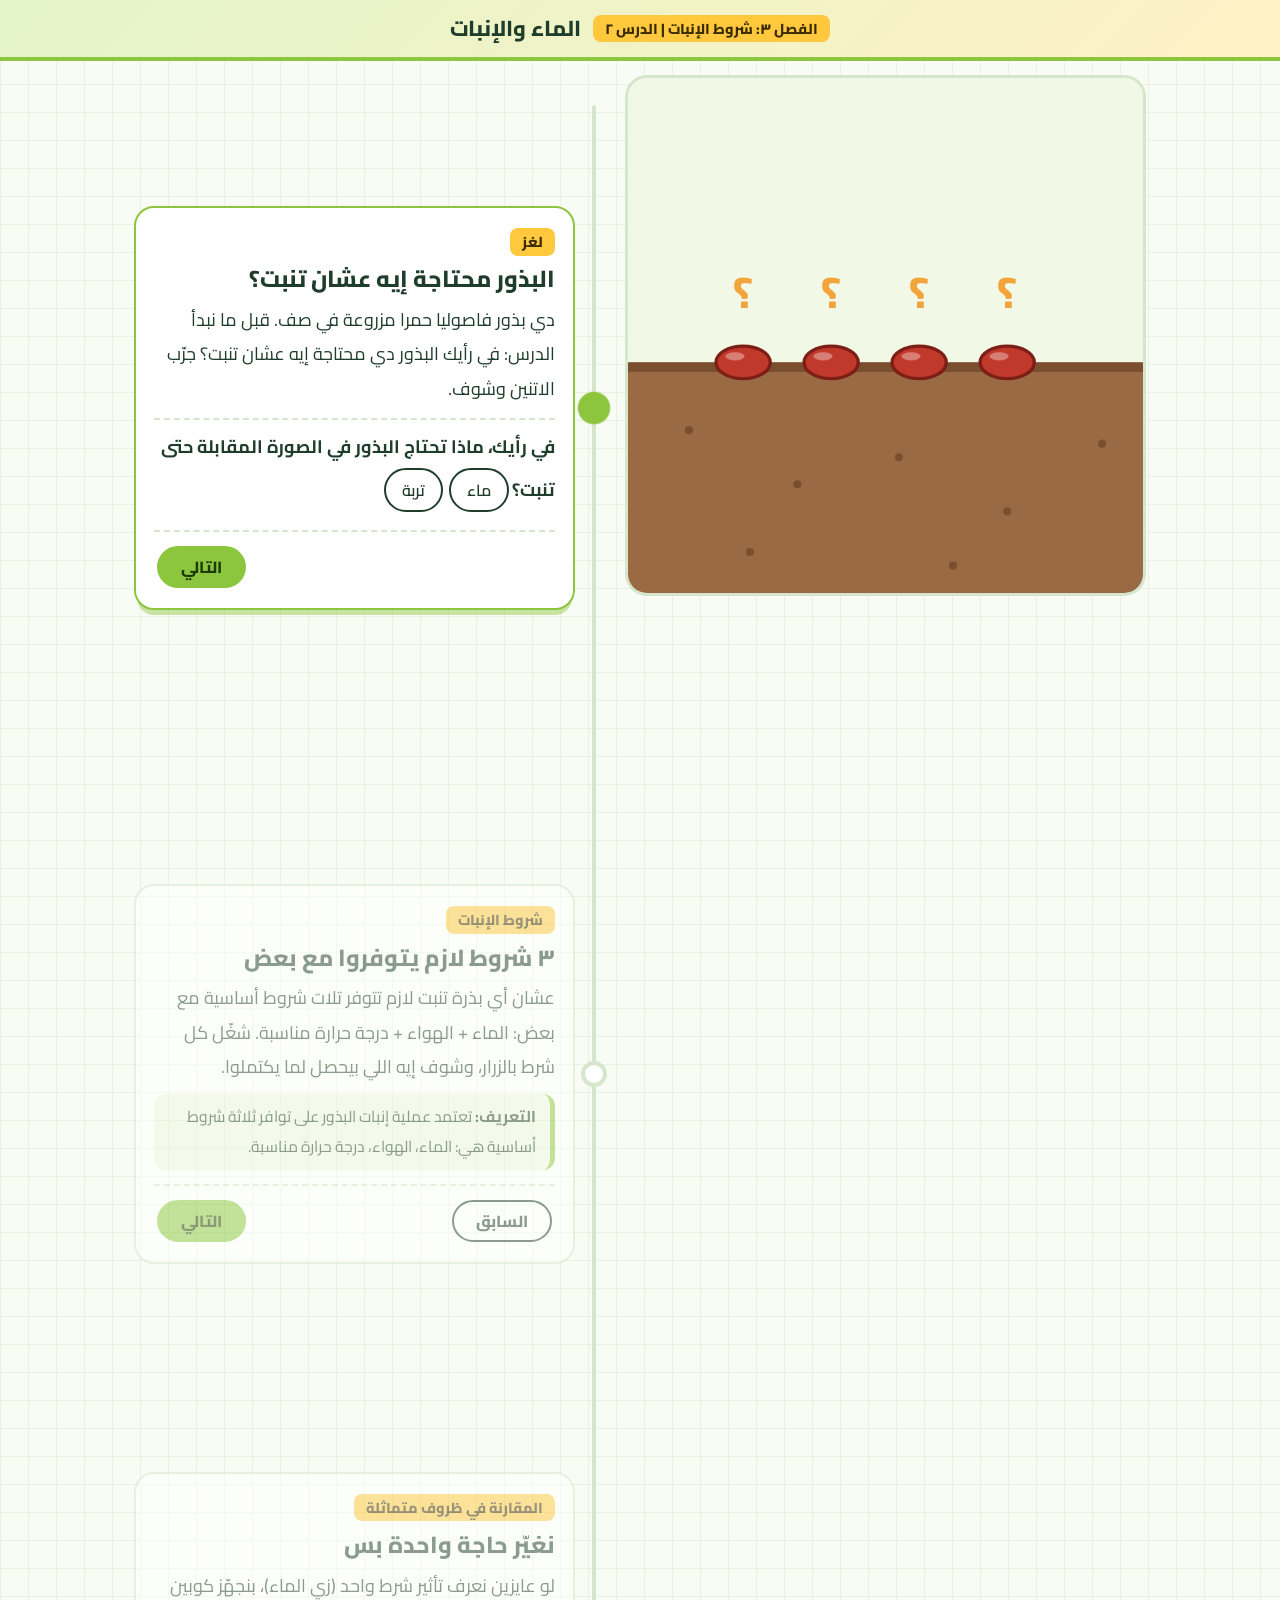
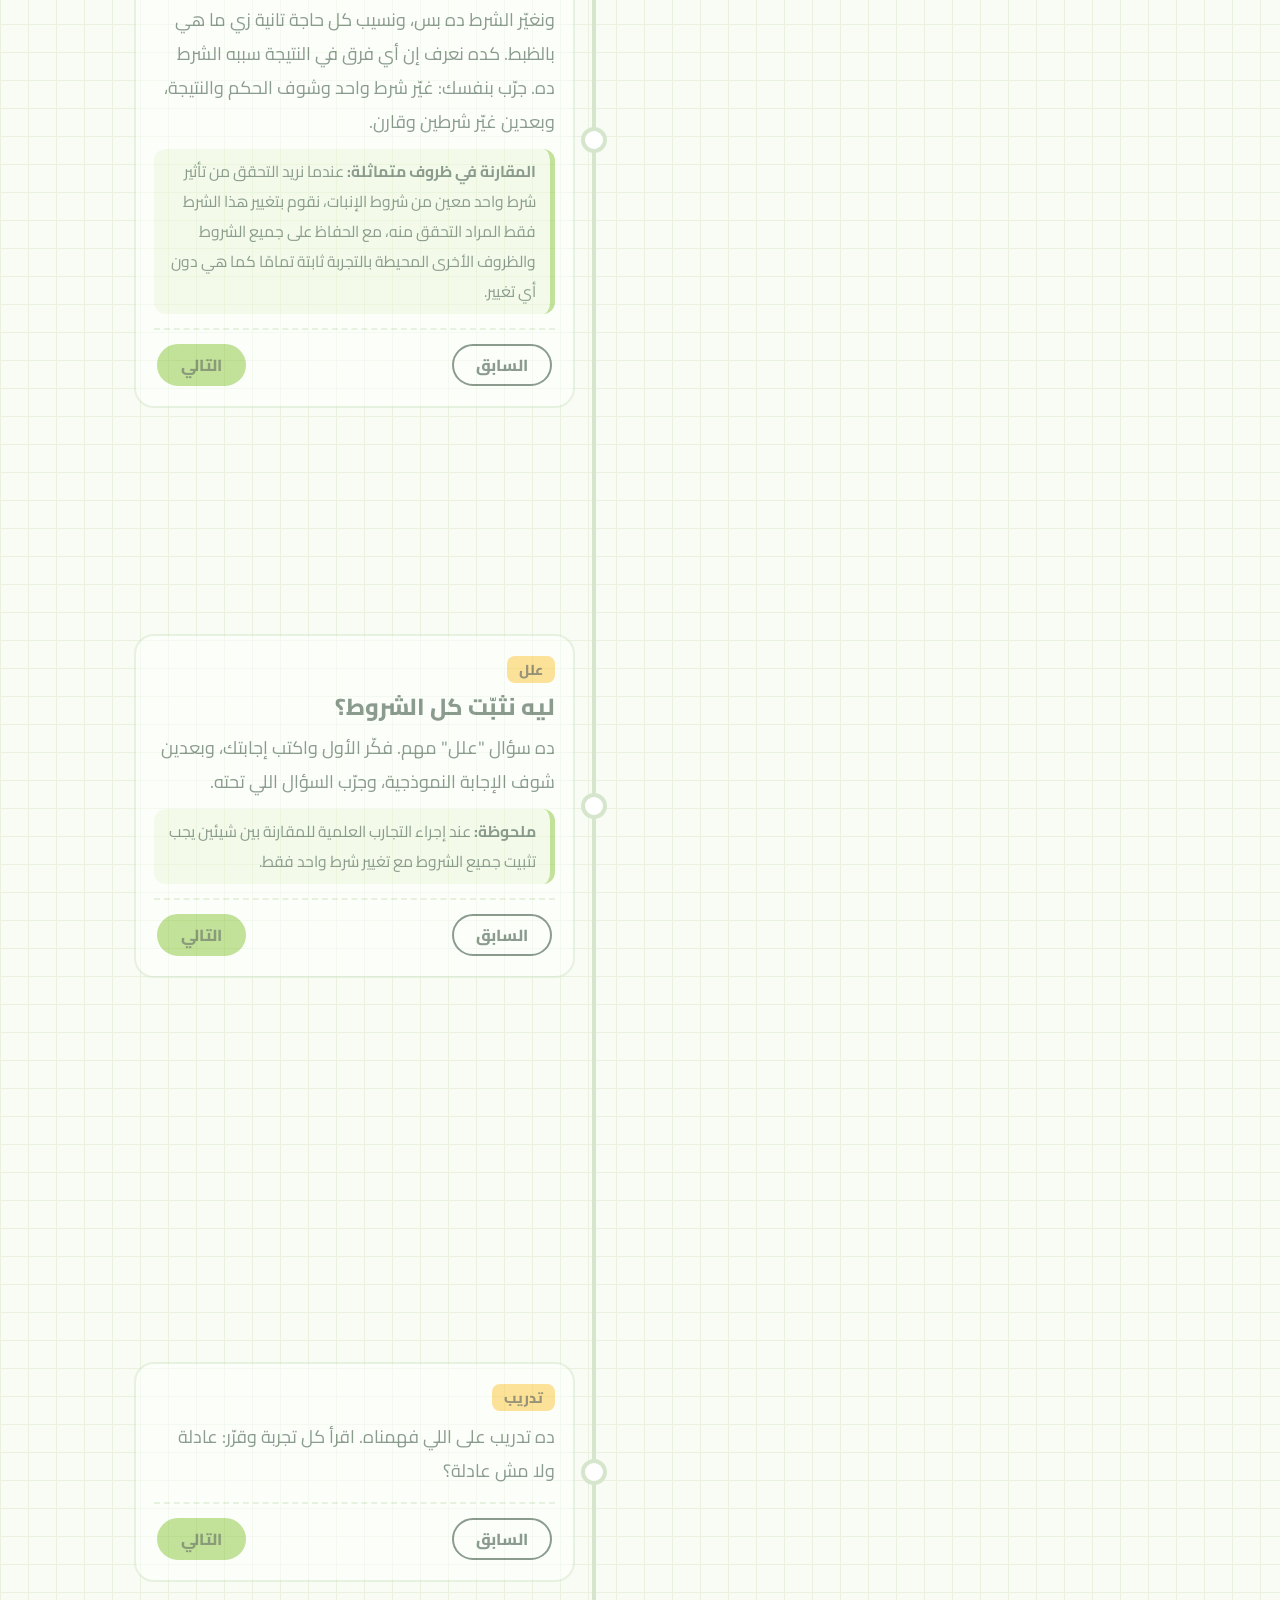
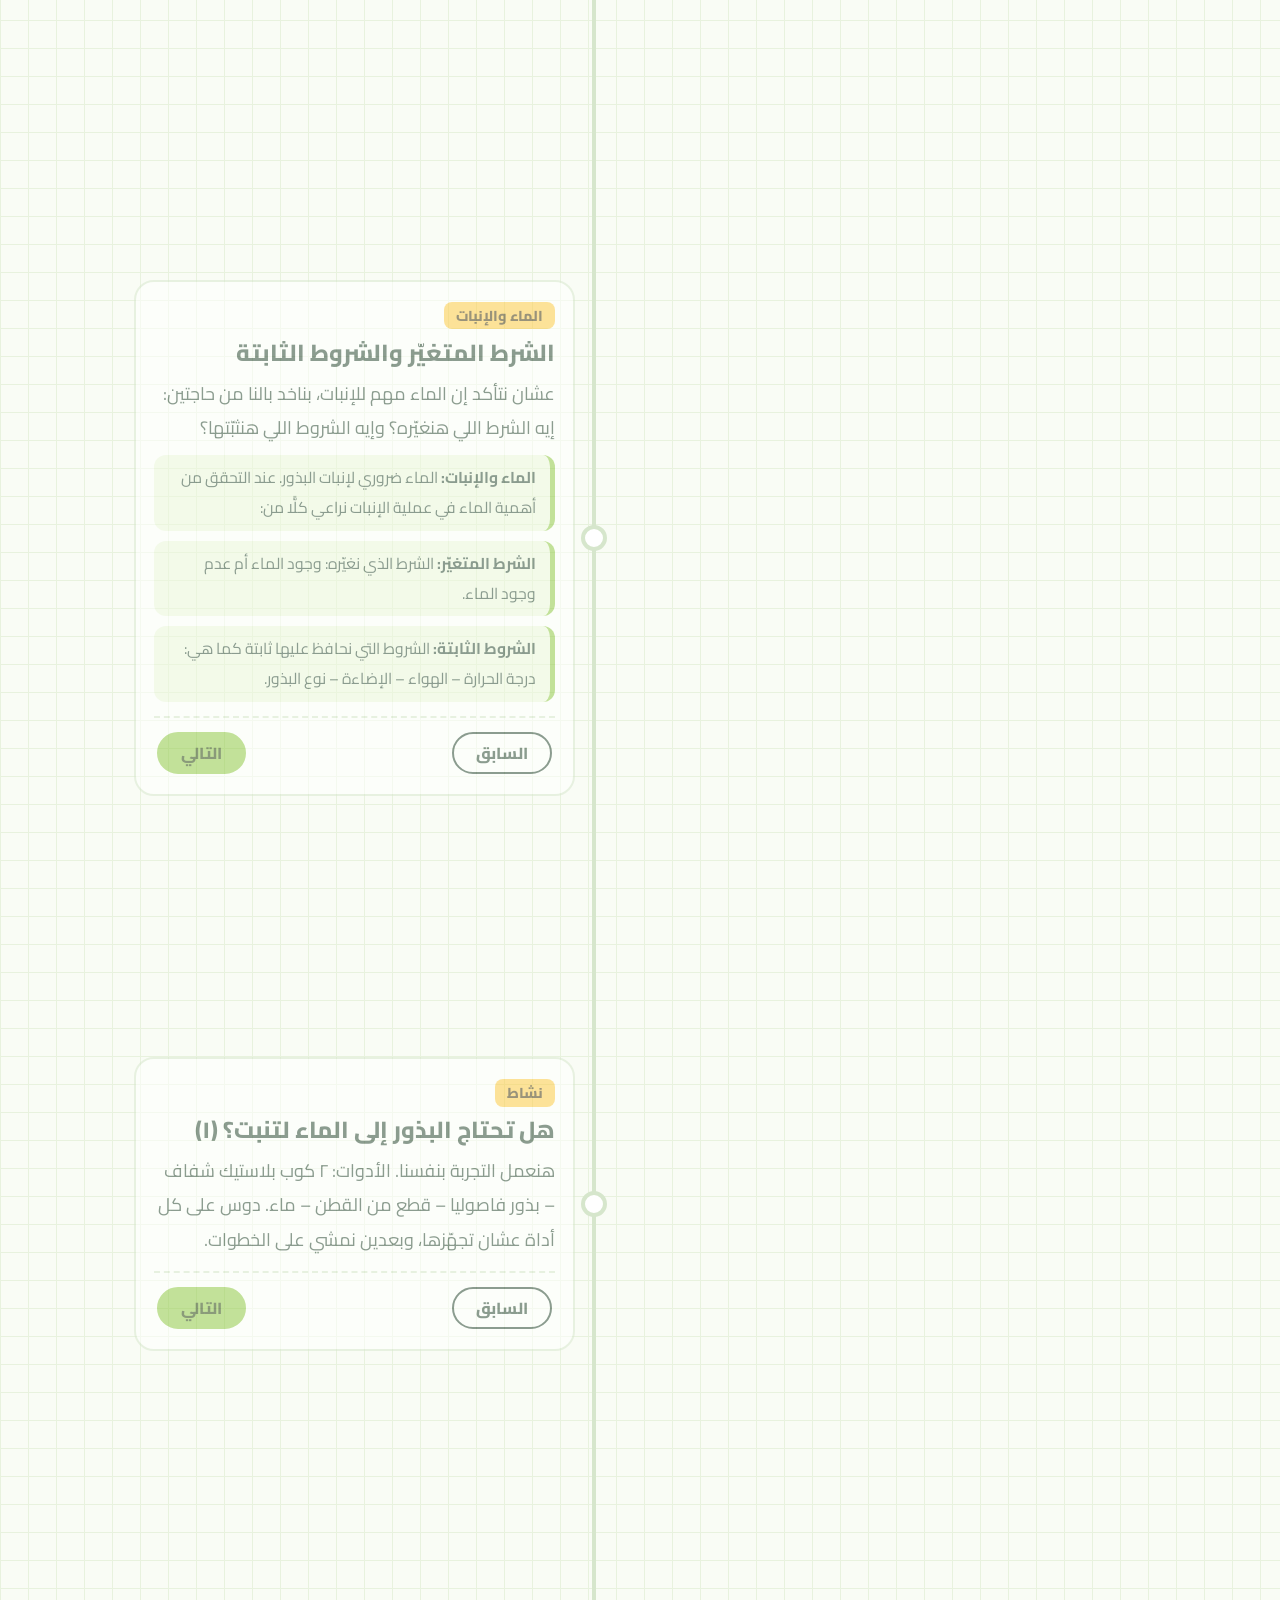
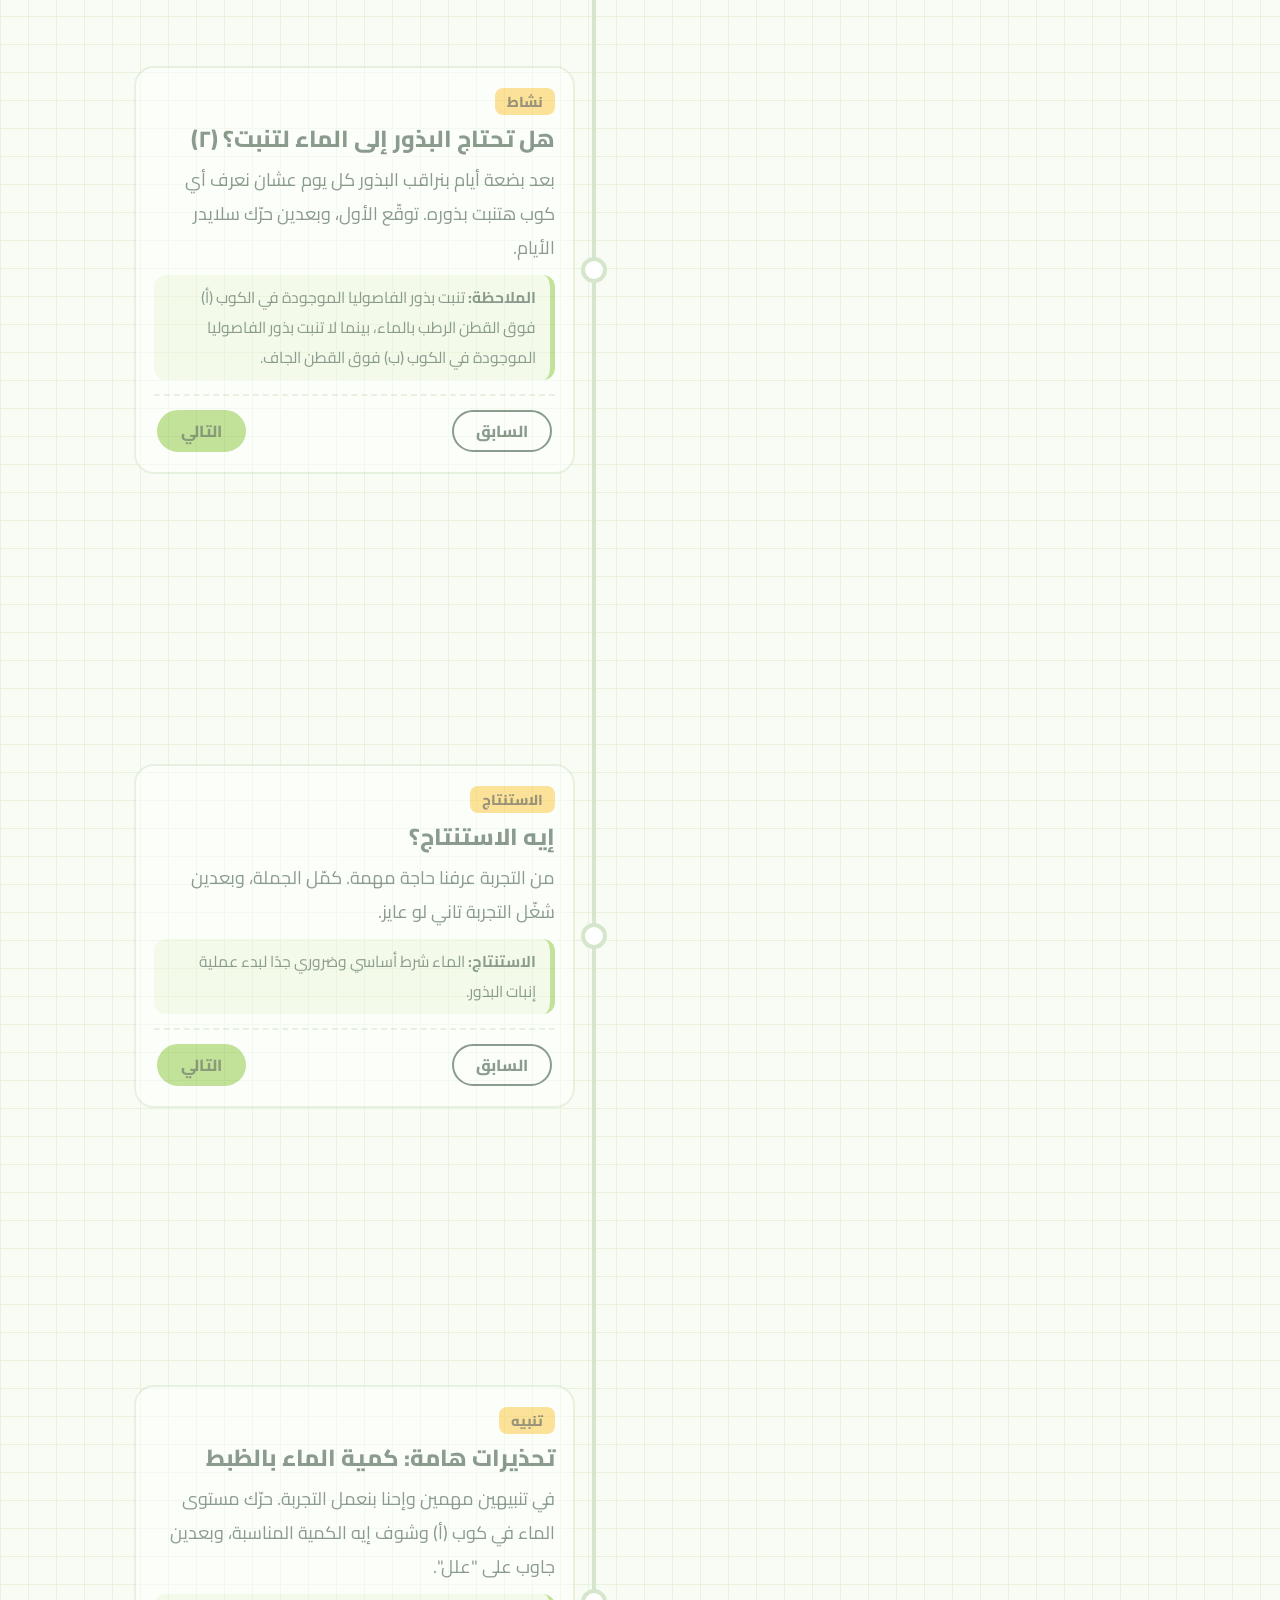
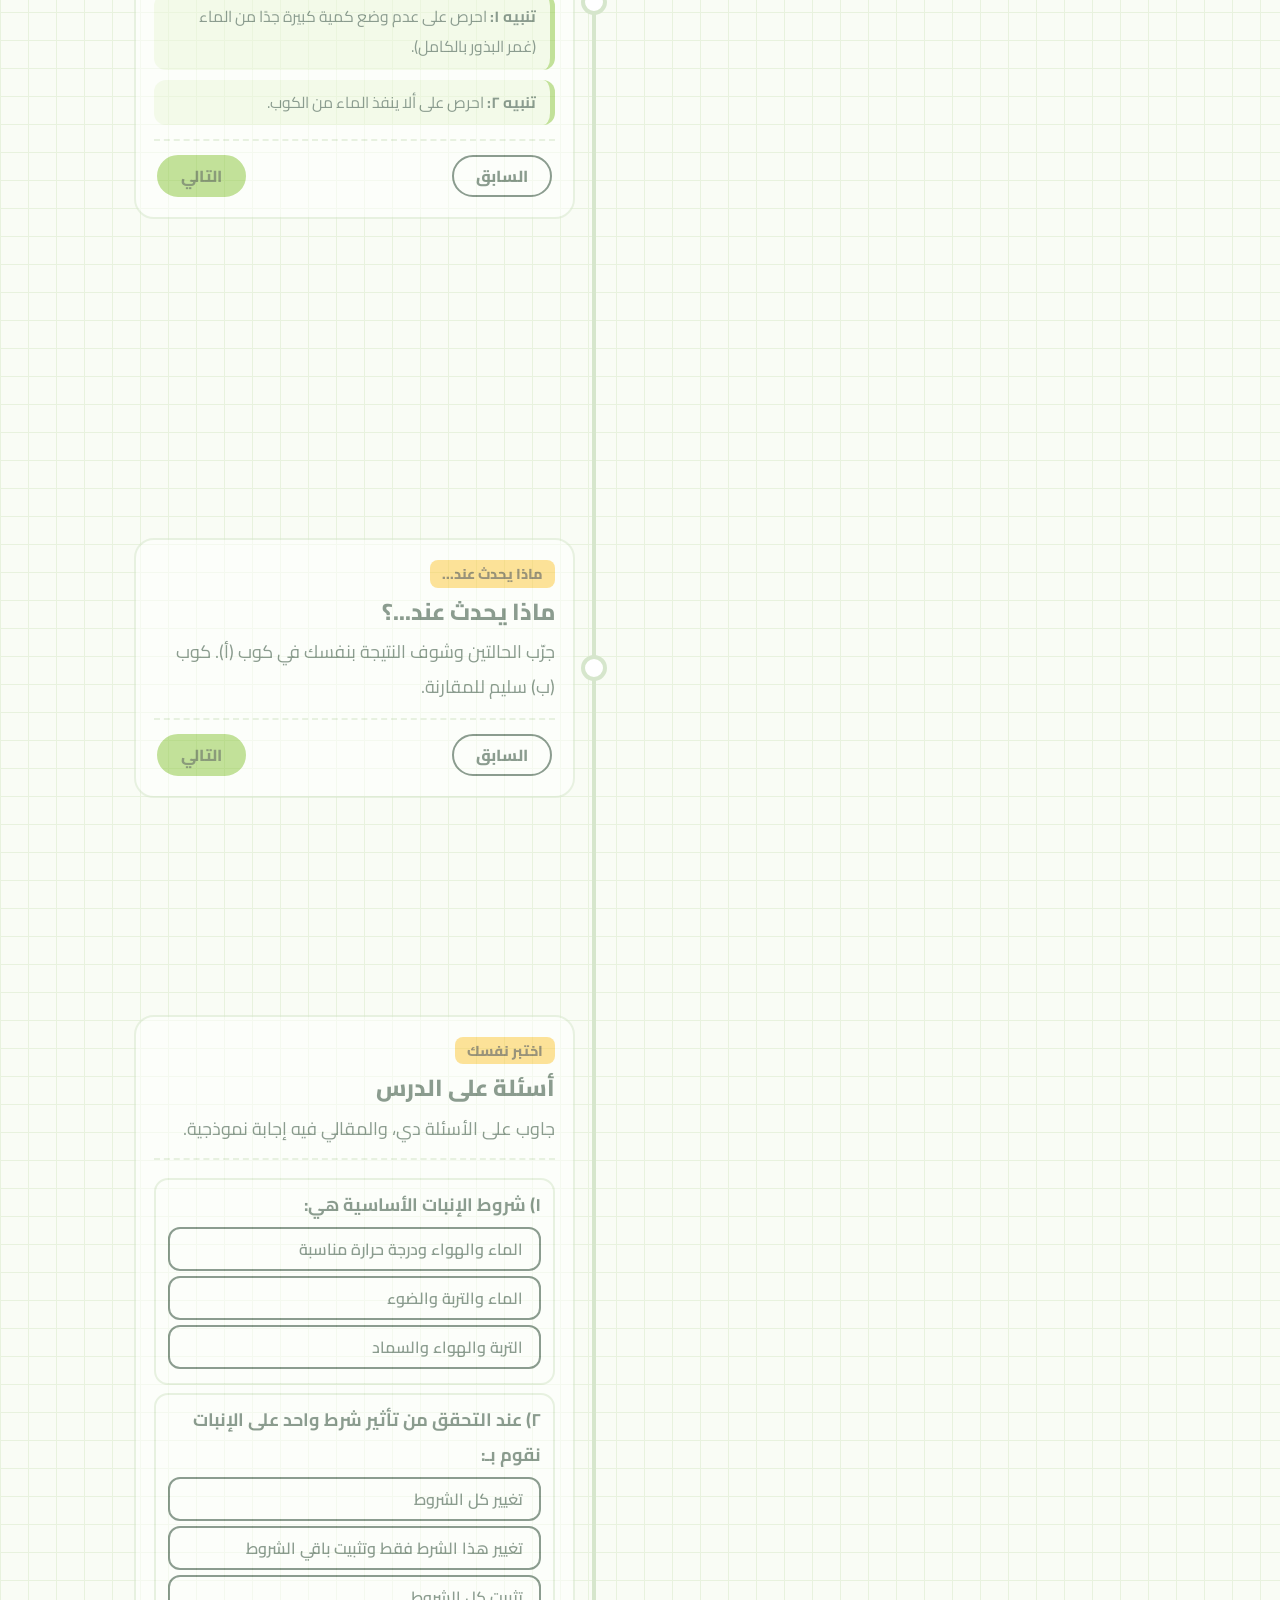
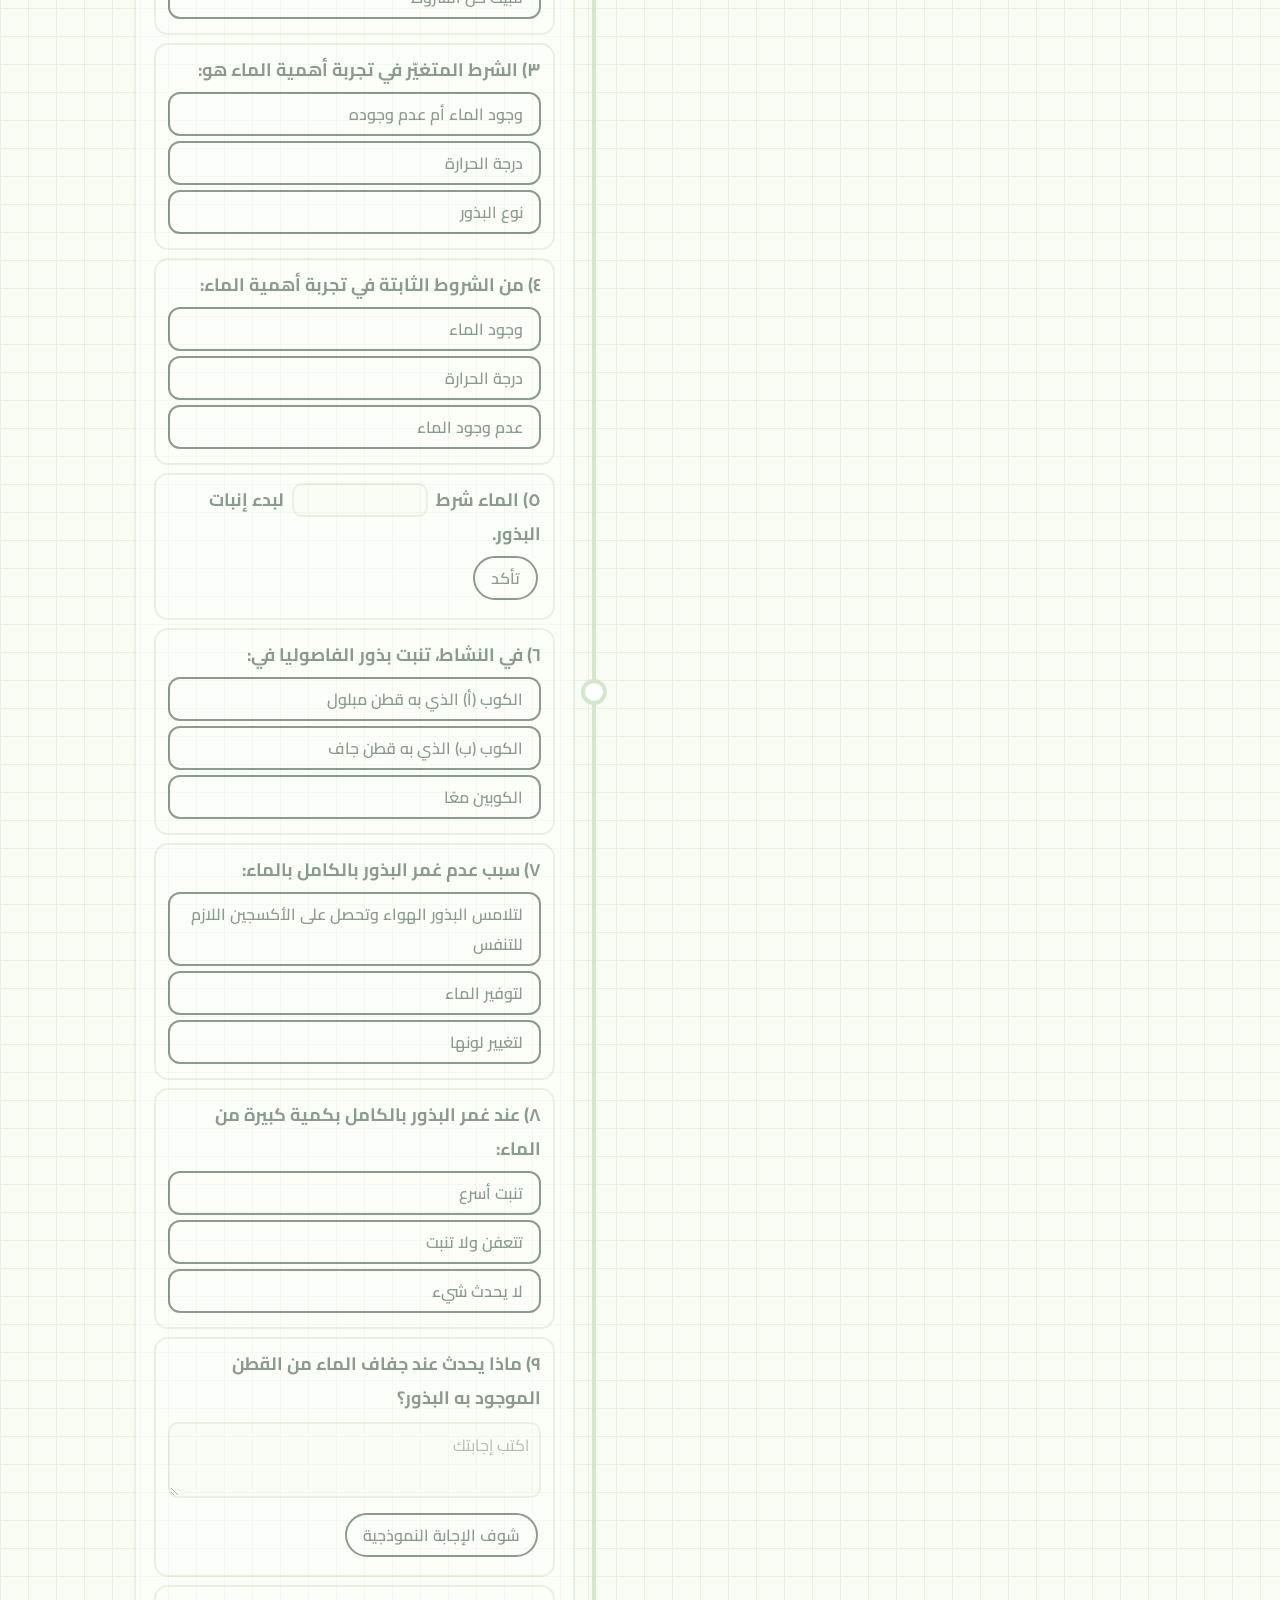
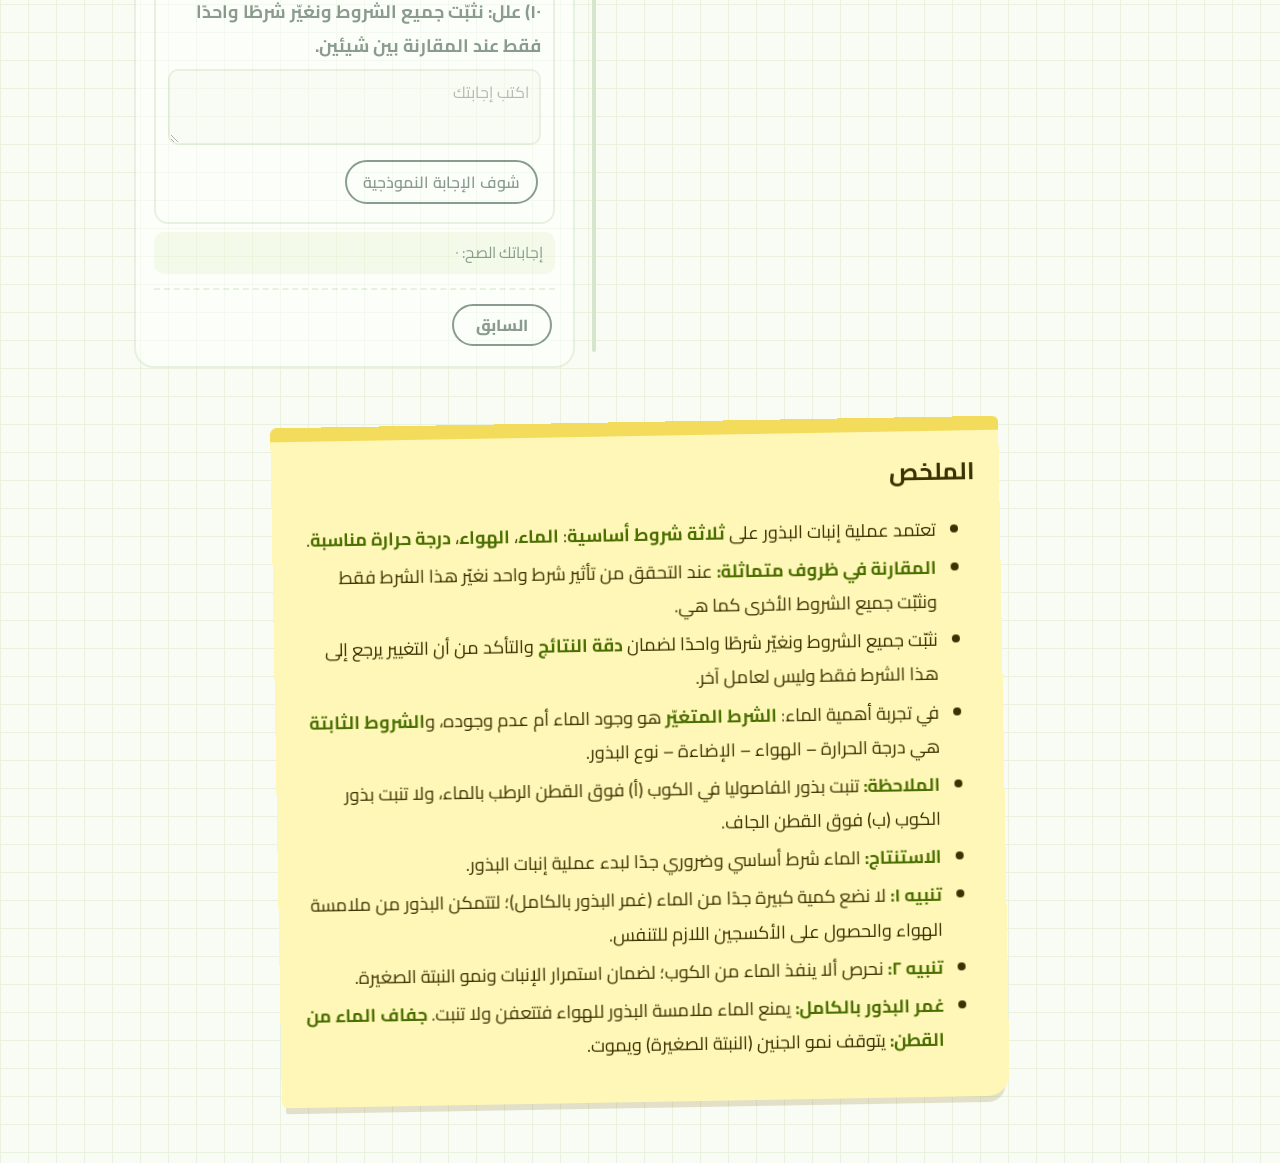
<file: lessons/ch3/lesson2.html>
<!DOCTYPE html>
<html lang="ar" dir="rtl"><head><meta charset="utf-8"><meta name="viewport" content="width=device-width, initial-scale=1, viewport-fit=cover">
<title>الماء والإنبات | معمل العلوم</title>
<link href="https://fonts.googleapis.com/css2?family=Cairo:wght@400;600;800&display=swap" rel="stylesheet">
<style>:root{--bg:#f9fcf5;--card:#fff;--ink:#1f3d2b;--ink2:#587566;--line:#d6e6cc;--grid:#e8f2de;--acc:#8cc63f;--accd:#4f8a14;--stage:#f1f9e6;--sun:#ffc83d;--red:#e8584f;--ok:#1a9a55;--tint:#edf7de;--h1:#e3f5c8;--h2:#fff1c6;box-sizing:border-box;padding-top:env(safe-area-inset-top,0px)}
@media(prefers-color-scheme:dark){:root{--bg:#0d1a12;--card:#13271b;--ink:#e6f2e9;--ink2:#9db8a6;--line:#2b4a36;--grid:#112218;--acc:#9bd84a;--accd:#9bd84a;--stage:#16301f;--tint:#183324;--h1:#16301f;--h2:#24401a;--ok:#5fd18d;--red:#ef6a5e}}
*{box-sizing:border-box}html{scroll-behavior:smooth}
body{margin:0;background-color:var(--bg);background-image:linear-gradient(var(--grid) 1px,transparent 1px),linear-gradient(90deg,var(--grid) 1px,transparent 1px);background-size:28px 28px;color:var(--ink);font-family:Cairo,Tahoma,sans-serif;line-height:1.9;font-size:18px}
.hero{background:linear-gradient(135deg,var(--h1),var(--h2));padding:8px 14px;border-bottom:4px solid var(--acc);display:flex;gap:12px;align-items:center;justify-content:center;flex-wrap:wrap}
.hero h1{font-size:1.35rem;margin:0;font-weight:800}
.tg{display:inline-block;background:var(--sun);color:#3a2a00;font-weight:800;border-radius:8px;padding:0 12px;font-size:.9rem}
.lesson{max-width:1040px;margin:0 auto;padding:14px 14px 40px;display:grid;grid-template-columns:minmax(0,1.1fr) minmax(0,1fr);gap:18px;align-items:start}
.stagebox{position:sticky;top:10px}
.stage{position:relative;aspect-ratio:1;border:3px solid var(--line);border-radius:22px;overflow:hidden;background:var(--stage)}
.stage svg{position:absolute;inset:0;width:100%;height:100%}
#ov{pointer-events:none}
.panel{background:var(--card);border:2px solid var(--line);border-radius:20px;padding:16px 18px}
.panel h2{font-size:1.45rem;font-weight:800;margin:4px 0 6px;line-height:1.5}.panel p{margin:6px 0}
.def{background:var(--tint);border-radius:12px;padding:8px 14px;margin:10px 0;border-inline-start:5px solid var(--acc);font-size:.98rem}
.demo{margin-top:12px;border-top:2px dashed var(--line);padding-top:10px}.demo:empty{display:none}
button{font-family:inherit;font-size:1rem;font-weight:600;border:2px solid var(--ink);background:var(--card);color:var(--ink);border-radius:999px;padding:5px 16px;cursor:pointer;margin:4px 3px}
button:hover:not(:disabled){background:var(--tint)}button.on{background:var(--ink);color:var(--bg)}button:disabled{opacity:.4;cursor:not-allowed}
button:focus-visible,input:focus-visible,textarea:focus-visible{outline:3px solid var(--sun);outline-offset:2px}
.opt{display:block;width:100%;text-align:right;border-radius:12px;margin:5px 0}
.good{background:var(--ok)!important;border-color:var(--ok)!important;color:#fff!important}.bad{background:var(--red)!important;border-color:var(--red)!important;color:#fff!important}
.res{margin-top:6px;font-size:.98rem}.res.ok{color:var(--ok);font-weight:700}.res.no{color:var(--red);font-weight:700}.res.md{background:var(--tint);border-radius:10px;padding:6px 12px}
.in{font-family:inherit;font-size:1rem;border:2px solid var(--line);border-radius:10px;padding:0 10px;width:8.5em;background:var(--bg);color:var(--ink);margin:0 4px}
textarea{width:100%;font-family:inherit;font-size:1rem;border:2px solid var(--line);border-radius:10px;padding:6px 10px;background:var(--bg);color:var(--ink);margin-top:6px}
input[type=range]{width:100%;accent-color:var(--accd)}
.qq{border:2px solid var(--line);border-radius:14px;padding:8px 12px;margin:8px 0}
.steps{position:relative;padding-inline-start:32px}
.steps::before{content:"";position:absolute;inset-inline-start:11px;top:30px;bottom:30px;width:4px;background:var(--line);border-radius:2px}
.step{position:relative;min-height:74vh;display:flex;align-items:center;padding:14px 0}
.step .node{position:absolute;inset-inline-start:-32px;top:50%;width:26px;height:26px;margin-top:-13px;border-radius:50%;background:var(--card);border:4px solid var(--line);transition:all .3s;z-index:1}
.step.dn .node{border-color:var(--acc)}.step.on .node{background:var(--acc);border-color:var(--acc);transform:scale(1.25)}
.step .panel{width:100%;opacity:.5;transition:opacity .4s,box-shadow .4s,border-color .4s}
.step.on .panel{opacity:1;border-color:var(--acc);box-shadow:0 8px 0 -3px color-mix(in srgb,var(--acc) 45%,transparent)}
.sn{display:flex;justify-content:space-between;gap:8px;margin-top:14px;border-top:2px dashed var(--line);padding-top:10px}
.sn button{background:var(--acc);border-color:var(--acc);color:#1c3a00;font-weight:800;padding:4px 22px}.sn button.g{background:var(--card);color:var(--ink);border-color:var(--ink)}
#prog{position:fixed;top:0;inset-inline:0;height:5px;z-index:40}#prog i{display:block;height:100%;width:0;background:var(--acc);border-radius:0 3px 3px 0;transition:width .15s}
.sum{max-width:760px;margin:0 auto 60px;padding:0 16px}
.note{background:#fff7b8;color:#3a3200;border-radius:6px 6px 22px 6px;padding:18px 24px 22px;box-shadow:0 10px 0 -4px rgba(120,100,0,.18);transform:rotate(-1deg);border-top:14px solid #f3dc5b}
.note h2{margin:0 0 6px;font-size:1.5rem}.note li{margin:4px 0}.note b{color:#4a6e00}
@keyframes pl{50%{transform:scale(1.3);opacity:.4}}.pulse{animation:pl 1.4s infinite;transform-box:fill-box;transform-origin:center}
.bub rect,.bub circle{fill:var(--card);stroke:var(--ink2);stroke-width:3}.bub text{fill:var(--ink);font-family:Cairo,sans-serif}.b1{font-size:25px;font-weight:800}.b2{font-size:21px}
#ov .bub{transition:opacity .4s}
@media(max-width:780px){.lesson{grid-template-columns:1fr;padding-top:6px}.stagebox{top:0;margin:0 -14px;padding:8px 14px 10px;z-index:20;background-color:var(--bg);background-image:linear-gradient(var(--grid) 1px,transparent 1px),linear-gradient(90deg,var(--grid) 1px,transparent 1px);background-size:28px 28px;border-bottom:4px solid var(--acc);box-shadow:0 10px 16px -8px rgba(31,61,43,.35)}.stage{width:min(100%,42vh);margin:0 auto}.step{min-height:50vh}.steps{padding-inline-start:28px}.step .node{inset-inline-start:-28px;width:22px;height:22px;margin-top:-11px}body{font-size:17px}}
@media(prefers-reduced-motion:reduce){*{transition:none!important;animation:none!important;scroll-behavior:auto!important}}
</style></head><body>
<div id="prog"><i></i></div>
<header class="hero"><span class="tg">الفصل ٣: شروط الإنبات | الدرس ٢</span><h1>الماء والإنبات</h1></header>
<main class="lesson"><div class="stagebox"><div class="stage"><svg id="scene" viewBox="0 0 760 760" role="img" aria-label="تجربة الماء والإنبات"></svg><svg id="ov" viewBox="0 0 760 760" aria-hidden="true"></svg></div></div><div class="steps" id="steps"></div></main>
<section class="sum"><aside class="note"><h2>الملخص</h2><ul>
<li>تعتمد عملية إنبات البذور على <b>ثلاثة شروط أساسية</b>: <b>الماء</b>، <b>الهواء</b>، <b>درجة حرارة مناسبة</b>.</li>
<li><b>المقارنة في ظروف متماثلة:</b> عند التحقق من تأثير شرط واحد نغيّر هذا الشرط فقط ونثبّت جميع الشروط الأخرى كما هي.</li>
<li>نثبّت جميع الشروط ونغيّر شرطًا واحدًا لضمان <b>دقة النتائج</b> والتأكد من أن التغيير يرجع إلى هذا الشرط فقط وليس لعامل آخر.</li>
<li>في تجربة أهمية الماء: <b>الشرط المتغيّر</b> هو وجود الماء أم عدم وجوده، و<b>الشروط الثابتة</b> هي درجة الحرارة – الهواء – الإضاءة – نوع البذور.</li>
<li><b>الملاحظة:</b> تنبت بذور الفاصوليا في الكوب (أ) فوق القطن الرطب بالماء، ولا تنبت بذور الكوب (ب) فوق القطن الجاف.</li>
<li><b>الاستنتاج:</b> الماء شرط أساسي وضروري جدًا لبدء عملية إنبات البذور.</li>
<li><b>تنبيه ١:</b> لا نضع كمية كبيرة جدًا من الماء (غمر البذور بالكامل)؛ لتتمكن البذور من ملامسة الهواء والحصول على الأكسجين اللازم للتنفس.</li>
<li><b>تنبيه ٢:</b> نحرص ألا ينفذ الماء من الكوب؛ لضمان استمرار الإنبات ونمو النبتة الصغيرة.</li>
<li><b>غمر البذور بالكامل:</b> يمنع الماء ملامسة البذور للهواء فتتعفن ولا تنبت. <b>جفاف الماء من القطن:</b> يتوقف نمو الجنين (النبتة الصغيرة) ويموت.</li></ul></aside></section>
<script>var $=function(s){return document.querySelector(s)};
var CAM={full:{x:0,y:0,w:760}};
function hx(c){return[parseInt(c.substr(1,2),16),parseInt(c.substr(3,2),16),parseInt(c.substr(5,2),16)]}
function mix(a,b,t){a=hx(a);b=hx(b);return 'rgb('+a.map(function(v,i){return Math.round(v+(b[i]-v)*t)}).join(',')+')'}
function cl(x){return Math.max(0,Math.min(1,x))}
function ar(n){return String(n).replace(/\d/g,function(d){return '٠١٢٣٤٥٦٧٨٩'.charAt(d)})}
function CS(){return{wet:0,lv:0,g:0,rot:0,dead:0,cot:1,sd:1}}
function CP(o){return Object.assign(CS(),o||{})}
function T0(){return{sc:'soil',wd:0,pud:0,c1:0,c2:0,c3:0,cg:0,pd:0,pdx:210,A:CS(),B:CS(),C:CS(),D:CS(),fd:[0,0,0,0,0],fshow:0,capA:'',capB:'',dt:''}}
var P=T0(),cam={x:0,y:0,w:760},CUR=null,cur=-1,raf=0,ready={};
var XS=[-48,0,48],FF=[1,.82,.93],DR=[-55,-35,50];
var FAC=[['الماء','فيه ماء','من غير ماء'],['درجة الحرارة','مكان دافئ','مكان بارد'],['الهواء','فيه هواء','من غير هواء'],['الإضاءة','في الضوء','في الضلمة'],['نوع البذور','فاصوليا','عدس']];
function fairInfo(){var n=0,nz=[];P.fd.forEach(function(v,i){if(v){n++;nz.push(FAC[i][0])}});return{n:n,nz:nz,bSp:!(P.fd[0]||P.fd[1]||P.fd[2])}}
function fairVerdict(){var f=fairInfo(),c,l1,l2;
 if(f.n==0){c='#7d8a80';l1='الكوبين متماثلين تمامًا';l2='غيّر شرط في كوب (ب)'}
 else if(f.n==1){c='#1a9a55';l1='✓ تجربة عادلة';l2=P.fshow?(f.bSp?'('+f.nz[0]+') مش بيمنع الإنبات':'السبب هو: '+f.nz[0]):'اتغيّر شرط واحد بس: '+f.nz[0]}
 else{c='#e8584f';l1='✗ تجربة مش عادلة';l2=P.fshow?'مش عارفين السبب: غيّرنا '+ar(f.n)+' شروط':'اتغيّر '+ar(f.n)+' شروط مع بعض'}
 return[c,l1,l2]}
/* ---------- scene ---------- */
function cupSVG(k,cx){
 var cupP='M-105 380 L-90 610 Q-88 626 -70 626 L70 626 Q88 626 90 610 L105 380Z';
 var s='<g id="cup'+k+'" transform="translate('+cx+' 0)"><path d="'+cupP+'" fill="rgba(210,235,248,.35)"/>';
 s+='<path id="ct'+k+'" d="M-90 522 Q-70 498 -46 512 Q-22 494 2 510 Q26 494 50 512 Q72 498 90 522 L90 610 Q88 622 70 622 L-70 622 Q-88 622 -90 610Z" fill="#fff" stroke="#e1e7ea" stroke-width="3"/><g id="sd'+k+'">';
 XS.forEach(function(x,i){
  s+='<path id="rt'+k+i+'" pathLength="100" d="M'+x+' 512 C'+(x-8)+' 540 '+(x+8)+' 570 '+(x-3)+' 602" fill="none" stroke="#e4cf7a" stroke-width="6" stroke-linecap="round" stroke-dasharray="0 120"/>';
 });
 XS.forEach(function(x,i){
  s+='<ellipse id="bn'+k+i+'" cx="'+x+'" cy="500" rx="22" ry="14" fill="#c0392b" stroke="#7d1f16" stroke-width="3"/><ellipse cx="'+(x-6)+'" cy="495" rx="7" ry="3" fill="rgba(255,255,255,.35)"/>';
 });
 XS.forEach(function(x,i){
  s+='<g id="sg'+k+i+'" transform="translate('+x+' 488)"><path id="sh'+k+i+'" pathLength="100" d="M0 0 C8 -40 -8 -80 2 -130" fill="none" stroke="#6fb53a" stroke-width="8" stroke-linecap="round" stroke-dasharray="0 120"/><g id="lf'+k+i+'" transform="translate(2 -130) scale(0)"><path d="M0 0 C-40 -4 -56 -36 -40 -54 C-16 -48 -2 -26 0 0Z" fill="#6fb53a" stroke="#3f7a1a" stroke-width="3"/><path d="M0 0 C36 -10 52 -42 34 -58 C12 -50 0 -28 0 0Z" fill="#94cc4a" stroke="#3f7a1a" stroke-width="3"/></g></g>';
 });
 s+='<g id="mo'+k+'" style="opacity:0">';
 XS.forEach(function(x){s+='<circle cx="'+(x-8)+'" cy="494" r="7" fill="#8d9a7a"/><circle cx="'+(x+8)+'" cy="498" r="6" fill="#6e7a5e"/><circle cx="'+x+'" cy="505" r="5" fill="#5a6650"/>'});
 s+='</g></g><clipPath id="cw'+k+'"><path d="'+cupP+'"/></clipPath><rect id="wt'+k+'" x="-110" y="622" width="220" height="0" fill="#4fb3e8" opacity=".5" clip-path="url(#cw'+k+')"/>';
 s+='<path d="'+cupP+'" fill="none" stroke="#7fa6b8" stroke-width="5" stroke-linejoin="round"/><path d="M-84 400 L-72 590" stroke="rgba(255,255,255,.7)" stroke-width="6" stroke-linecap="round"/></g>';
 return s}
function SCN(){
 var tx=function(x,y,t,sz,f){return '<text x="'+x+'" y="'+y+'" text-anchor="middle" font-size="'+sz+'" font-weight="800" font-family="Cairo" fill="'+(f||'#1f3d2b')+'">'+t+'</text>'};
 /* soil */
 var soil='<g id="g_soil"><rect x="-100" y="420" width="960" height="400" fill="#9a6a45"/><rect x="-100" y="420" width="960" height="14" fill="#7a4f2f"/>';
 [[90,520],[250,600],[400,560],[560,640],[700,540],[180,700],[480,720]].forEach(function(p){soil+='<circle cx="'+p[0]+'" cy="'+p[1]+'" r="6" fill="#7a4f2f"/>'});
 [170,300,430,560].forEach(function(x){soil+='<ellipse cx="'+x+'" cy="420" rx="40" ry="24" fill="#c0392b" stroke="#7d1f16" stroke-width="5"/><ellipse cx="'+(x-12)+'" cy="411" rx="14" ry="6" fill="rgba(255,255,255,.35)"/><text class="pulse" x="'+x+'" y="340" text-anchor="middle" font-size="64" font-weight="800" font-family="Cairo" fill="#f2a33a">؟</text>'});
 soil+='<ellipse id="pud" cx="365" cy="440" rx="300" ry="14" fill="#5aa9d6" style="opacity:0"/><circle id="wd" cx="365" cy="110" r="16" fill="#4fb3e8" style="opacity:0"/></g>';
 /* conditions */
 var drop='M0 -60 C30 -20 46 5 46 30 A46 46 0 0 1 -46 30 C-46 5 -30 -20 0 -60Z',rays='';
 for(var a=0;a<8;a++){var r=a*Math.PI/4;rays+='<line x1="'+(85+36*Math.cos(r))+'" y1="'+(130+36*Math.sin(r))+'" x2="'+(85+48*Math.cos(r))+'" y2="'+(130+48*Math.sin(r))+'" stroke="#ffc83d" stroke-width="6" stroke-linecap="round"/>'}
 var bd=function(id,x){return '<g id="'+id+'" style="opacity:0"><circle cx="'+x+'" cy="85" r="20" fill="#1a9a55"/><path d="M-9 0 L-2 8 L10 -8" transform="translate('+x+' 85)" stroke="#fff" stroke-width="5" fill="none" stroke-linecap="round" stroke-linejoin="round"/></g>'};
 var cond='<g id="g_cond" opacity="0">'+
  '<g id="c1"><rect x="540" y="60" width="200" height="290" rx="24" fill="#fff" stroke="#8fd0f0" stroke-width="5"/><path d="'+drop+'" transform="translate(640 165) scale(1.2)" fill="#4fb3e8" stroke="#2b82b8" stroke-width="4"/><ellipse cx="622" cy="172" rx="8" ry="16" transform="rotate(20 622 172)" fill="rgba(255,255,255,.6)"/>'+tx(640,320,'الماء',30)+'</g>'+
  '<g id="c2"><rect x="280" y="60" width="200" height="290" rx="24" fill="#fff" stroke="#b7dcec" stroke-width="5"/><g fill="none" stroke="#79b8d6" stroke-width="10" stroke-linecap="round"><path d="M315 120 H430 C462 120 462 84 434 84"/><path d="M315 180 H410 C440 180 440 220 412 220"/><path d="M335 270 H440 C470 270 470 238 444 238"/></g>'+tx(380,320,'الهواء',30)+'</g>'+
  '<g id="c3"><rect x="20" y="60" width="200" height="290" rx="24" fill="#fff" stroke="#f3d27a" stroke-width="5"/><circle cx="85" cy="130" r="26" fill="#ffc83d"/>'+rays+'<path d="M80 300 V240" stroke="#4f8a14" stroke-width="6" stroke-linecap="round"/><path d="M80 262 C50 258 44 236 56 228 C74 232 80 246 80 262Z" fill="#6fb53a"/><path d="M80 252 C108 248 114 226 102 218 C86 222 80 236 80 252Z" fill="#94cc4a"/><rect x="140" y="100" width="22" height="140" rx="11" fill="#fff" stroke="#666" stroke-width="4"/><rect x="146" y="160" width="10" height="80" fill="#e8584f"/><circle cx="151" cy="254" r="24" fill="#e8584f" stroke="#666" stroke-width="4"/>'+tx(120,326,'درجة حرارة مناسبة',21)+'</g>'+
  '<text x="250" y="230" text-anchor="middle" font-size="80" font-weight="800" fill="#f2a33a">+</text><text x="510" y="230" text-anchor="middle" font-size="80" font-weight="800" fill="#f2a33a">+</text>'+bd('k1',715)+bd('k2',455)+bd('k3',195)+
  '<rect x="-100" y="470" width="960" height="400" fill="#9a6a45"/><rect x="-100" y="470" width="960" height="14" fill="#7a4f2f"/><circle cx="120" cy="560" r="6" fill="#7a4f2f"/><circle cx="640" cy="620" r="6" fill="#7a4f2f"/><circle cx="220" cy="700" r="6" fill="#7a4f2f"/><circle cx="560" cy="710" r="6" fill="#7a4f2f"/>'+
  '<path id="xrt" pathLength="100" d="M380 620 C370 660 392 690 380 735" fill="none" stroke="#efe3b0" stroke-width="8" stroke-linecap="round" stroke-dasharray="0 120"/><ellipse cx="380" cy="600" rx="34" ry="22" fill="#c0392b" stroke="#7d1f16" stroke-width="4"/><ellipse cx="368" cy="592" rx="10" ry="4" fill="rgba(255,255,255,.35)"/>'+
  '<path id="xsh" pathLength="100" d="M380 582 C392 520 368 460 380 410" fill="none" stroke="#6fb53a" stroke-width="10" stroke-linecap="round" stroke-dasharray="0 120"/>'+
  '<g id="xlf" transform="translate(380 410) scale(0)"><path d="M0 0 C-50 -6 -72 -44 -52 -66 C-20 -60 -2 -32 0 0Z" fill="#6fb53a" stroke="#3f7a1a" stroke-width="3"/><path d="M0 0 C46 -14 66 -52 44 -72 C16 -62 0 -34 0 0Z" fill="#94cc4a" stroke="#3f7a1a" stroke-width="3"/></g></g>';
 /* cups */
 var cups='<g id="g_cups" opacity="0"><rect x="-100" y="526" width="960" height="300" fill="#c79a62"/><rect x="-100" y="526" width="960" height="12" fill="#a87a45"/><g transform="translate(0 -100)">'+cupSVG('A',210)+cupSVG('B',550)+'</g>'+
  tx(210,580,'كوب (أ)',28,'#3a2a14')+tx(550,580,'كوب (ب)',28,'#3a2a14')+
  '<text id="capA" x="210" y="622" text-anchor="middle" font-size="22" font-weight="700" font-family="Cairo" fill="#3a2a14"></text><text id="capB" x="550" y="622" text-anchor="middle" font-size="22" font-weight="700" font-family="Cairo" fill="#3a2a14"></text>'+
  '<text id="dt" x="380" y="715" text-anchor="middle" font-size="26" font-weight="800" font-family="Cairo" fill="#3a2a14"></text><circle id="pdl" cx="210" cy="150" r="10" fill="#4fb3e8" style="opacity:0"/></g>';
var fair='<g id="g_fair" opacity="0"><g transform="translate(0 -155) scale(.55)">'+cupSVG('C',318)+cupSVG('D',1064)+'</g>'+tx(175,214,'كوب (أ)',22,'var(--ink)')+tx(585,214,'كوب (ب)',22,'var(--ink)');
 FAC.forEach(function(f,i){var y=232+i*70;
  fair+='<rect x="50" y="'+y+'" width="250" height="62" rx="16" fill="#d9f2d9" stroke="#8cc63f" stroke-width="3"/>'+tx(175,y+40,f[1],22)+tx(380,y+25,f[0],20,'var(--ink)')+
  '<text id="fs'+i+'" x="380" y="'+(y+53)+'" text-anchor="middle" font-size="20" font-weight="800" font-family="Cairo" fill="#1a9a55">= ثابت</text>'+
  '<g class="fcell" data-fi="'+i+'" style="cursor:pointer"><rect id="fbr'+i+'" x="460" y="'+y+'" width="250" height="62" rx="16" fill="#d9f2d9" stroke="#8cc63f" stroke-width="3"/><text id="fb'+i+'" x="585" y="'+(y+40)+'" text-anchor="middle" font-size="22" font-weight="800" font-family="Cairo" fill="#1f3d2b" style="pointer-events:none">'+f[1]+'</text></g>'});
 fair+='<rect id="fvr" x="50" y="600" width="660" height="110" rx="22" fill="#7d8a80"/><text id="fv1" x="380" y="650" text-anchor="middle" font-size="34" font-weight="800" font-family="Cairo" fill="#fff"></text><text id="fv2" x="380" y="690" text-anchor="middle" font-size="24" font-weight="600" font-family="Cairo" fill="#fff"></text></g>';
 return '<rect x="-600" y="-600" width="2000" height="2000" fill="var(--stage)"/>'+soil+cond+cups+fair;
}
/* ---------- render ---------- */
function renderCup(k,s){
 var ct=$('#ct'+k);ct.setAttribute('fill',mix('#ffffff','#a9d4f0',s.wet));ct.style.opacity=s.cot;$('#sd'+k).style.opacity=s.sd;
 var h=s.lv*240,w=$('#wt'+k);w.setAttribute('y',622-h);w.setAttribute('height',h);
 var col=mix(mix('#c0392b','#4d4224',s.rot),'#8b8576',s.dead*.5),g=s.g,rl=cl(g/.6),sl=cl((g-.2)/.6),lf=cl((g-.65)/.35);
 for(var i=0;i<3;i++){var f=FF[i],x=XS[i];
  var b=$('#bn'+k+i);b.setAttribute('rx',22+4*s.wet);b.setAttribute('fill',col);
  var r=$('#rt'+k+i);r.setAttribute('stroke-dasharray',(rl*100)+' 120');r.style.opacity=rl>0?1:0;
  var sh=$('#sh'+k+i);sh.setAttribute('stroke-dasharray',(sl*f*100)+' 120');sh.setAttribute('stroke',mix('#6fb53a','#9a9468',s.dead));sh.style.opacity=sl>0?1:0;
  $('#sg'+k+i).setAttribute('transform','translate('+x+' 488) rotate('+(s.dead*DR[i])+')');
  var l=$('#lf'+k+i);l.setAttribute('transform','translate('+(2*sl*f)+' '+(-130*sl*f)+') scale('+(lf*f)+')');l.style.opacity=1-.5*s.dead}
 $('#mo'+k).style.opacity=s.rot}
function render(){
 ['soil','cond','cups','fair'].forEach(function(k){$('#g_'+k).style.opacity=P.sc==k?1:0});
 var wd=P.wd;$('#wd').setAttribute('cy',110+300*wd);$('#wd').style.opacity=(wd>0&&wd<1)?1:0;$('#pud').style.opacity=P.pud;
 for(var n=1;n<4;n++){$('#c'+n).style.opacity=.3+.7*P['c'+n];$('#k'+n).style.opacity=P['c'+n]}
 var g=P.cg,rl=cl(g/.5),sl=cl((g-.2)/.6),lf=cl((g-.7)/.3);
 $('#xrt').setAttribute('stroke-dasharray',(rl*100)+' 120');$('#xsh').setAttribute('stroke-dasharray',(sl*100)+' 120');$('#xlf').setAttribute('transform','translate(380 410) scale('+lf+')');
 renderCup('A',P.A);renderCup('B',P.B);renderCup('C',P.C);renderCup('D',P.D);
 for(var i=0;i<5;i++){var df=P.fd[i];$('#fb'+i).textContent=df?FAC[i][2]:FAC[i][1];$('#fbr'+i).setAttribute('fill',df?'#ffd2cc':'#d9f2d9');$('#fbr'+i).setAttribute('stroke',df?'#e8584f':'#8cc63f');var sg=$('#fs'+i);sg.textContent=df?'≠ مختلف':'= ثابت';sg.setAttribute('fill',df?'#d23b30':'#1a9a55')}
 var fv=fairVerdict();$('#fvr').setAttribute('fill',fv[0]);$('#fv1').textContent=fv[1];$('#fv2').textContent=fv[2];
 $('#capA').textContent=P.capA;$('#capB').textContent=P.capB;$('#dt').textContent=P.dt;
 var pd=P.pd,d=$('#pdl');d.setAttribute('cx',P.pdx);d.setAttribute('cy',150+250*pd);d.style.opacity=(pd>0&&pd<1)?1:0}
function tw(obj,to,ms,cb){var f={},t0=null,k;for(k in to)f[k]=obj[k];function s(t){if(!t0)t0=t;var u=Math.min(1,(t-t0)/ms);for(var k in to)obj[k]=f[k]+(to[k]-f[k])*u;render();if(u<1)requestAnimationFrame(s);else if(cb)cb()}requestAnimationFrame(s)}
/* ---------- camera + bubbles ---------- */
function setCam(c,ms,cb){var f={x:cam.x,y:cam.y,w:cam.w},t0=null;cancelAnimationFrame(raf);hideBub();
 function s(t){if(!t0)t0=t;var k=Math.min(1,(t-t0)/ms),e=k<.5?2*k*k:1-Math.pow(-2*k+2,2)/2;cam={x:f.x+(c.x-f.x)*e,y:f.y+(c.y-f.y)*e,w:f.w+(c.w-f.w)*e};$('#scene').setAttribute('viewBox',cam.x+' '+cam.y+' '+cam.w+' '+cam.w);if(k<1)raf=requestAnimationFrame(s);else if(cb)cb()}raf=requestAnimationFrame(s)}
function hideBub(){document.querySelectorAll('#ov g.bub').forEach(function(b){b.style.opacity=0})}
function bub(t1,t2,pos,tx,ty,w,slot){
 slot=slot||0;w=w||320;var h=t2?88:60,Q={tl:[14,14],tr:[746-w,14],bl:[14,746-h],br:[746-w,746-h]}[pos]||[14,14];
 var sx=(tx-cam.x)/cam.w*760,sy=(ty-cam.y)/cam.w*760,top=Q[1]+h/2<sy,ax=Q[0]+w/2,ay=top?Q[1]+h:Q[1],d='';
 [[.4,9],[.72,6]].forEach(function(q){d+='<circle cx="'+(ax+(sx-ax)*q[0])+'" cy="'+(ay+(sy-ay)*q[0])+'" r="'+q[1]+'"/>'});
 var old=$('#bs'+slot);if(old)old.remove();
 $('#ov').insertAdjacentHTML('beforeend','<g id="bs'+slot+'" class="bub"><rect x="'+Q[0]+'" y="'+Q[1]+'" width="'+w+'" height="'+h+'" rx="34"/>'+d+'<text class="b1" x="'+(Q[0]+w/2)+'" y="'+(Q[1]+38)+'" text-anchor="middle">'+t1+'</text>'+(t2?'<text class="b2" x="'+(Q[0]+w/2)+'" y="'+(Q[1]+68)+'" text-anchor="middle">'+t2+'</text>':'')+'</g>');
 var b=$('#bs'+slot);b.style.opacity=0;requestAnimationFrame(function(){b.style.opacity=1})}
/* ---------- helpers ---------- */
function nm(s){return s.replace(/[\u064B-\u0652\u0640]/g,'').replace(/[أإآ]/g,'ا').replace(/ة/g,'ه').replace(/ى/g,'ي').replace(/\s+/g,' ').trim().replace(/^ال/,'')}
function say(box,ok,t){var r=box.querySelector('.res');r.className='res '+(ok?'ok':'no');r.textContent=t}
function mc(box,ans,okT,noT){box.querySelectorAll('.opt').forEach(function(b,i){b.onclick=function(){box.querySelectorAll('.opt').forEach(function(x){x.classList.remove('good','bad')});var ok=i==ans;b.classList.add(ok?'good':'bad');say(box,ok,ok?okT:noT)}})}
function reveal(box){box.querySelectorAll('[data-rv]').forEach(function(b){b.onclick=function(){var r=b.nextElementSibling;r.className='res md';r.textContent='الإجابة النموذجية: '+b.dataset.rv}})}
function pour(cx,cb){P.pdx=cx;P.pd=0;tw(P,{pd:1},500,function(){P.pd=0;tw(P,{pd:1},500,function(){P.pd=0;render();if(cb)cb()})})}
var HD='<div class="def"><b>التعريف:</b> ';
/* ---------- steps ---------- */
var STEPS=[
{t:'لغز',h:'البذور محتاجة إيه عشان تنبت؟',p:'دي بذور فاصوليا حمرا مزروعة في صف. قبل ما نبدأ الدرس: في رأيك البذور دي محتاجة إيه عشان تنبت؟ جرّب الاتنين وشوف.',cam:'full',st:{sc:'soil'},bub:['٤ بذور في صف','محتاجة إيه عشان تنبت؟','tr',365,400],
 demo:{h:'<b>في رأيك، ماذا تحتاج البذور في الصورة المقابلة حتى تنبت؟</b><button id="q_w">ماء</button><button id="q_s">تربة</button><div class="res"></div>',b:function(b){
  $('#q_w').onclick=function(){this.classList.add('good');say(b,1,'صح! الماء شرط أساسي للإنبات. وهنثبّت ده بتجربة بعد شوية.');P.wd=0;P.pud=0;tw(P,{wd:1},900,function(){P.wd=0;tw(P,{pud:1},500)})};
  $('#q_s').onclick=function(){say(b,0,'التربة مش من الشروط الأساسية. بذور كتير بتنبت على قطن مبلول من غير تربة، وهتشوف ده في النشاط. الشروط الأساسية التلاتة هي: الماء والهواء ودرجة حرارة مناسبة.')}}}},
{t:'شروط الإنبات',h:'٣ شروط لازم يتوفروا مع بعض',p:'عشان أي بذرة تنبت لازم تتوفر تلات شروط أساسية مع بعض: الماء + الهواء + درجة حرارة مناسبة. شغّل كل شرط بالزرار، وشوف إيه اللي بيحصل لما يكتملوا.',d:HD+'تعتمد عملية إنبات البذور على توافر ثلاثة شروط أساسية هي: الماء، الهواء، درجة حرارة مناسبة.</div>',cam:'full',st:{sc:'cond'},bub:['٣ شروط أساسية','لازم يتوفروا كلهم','bl',380,420],
 demo:{h:'<button class="sw3" data-n="0">الماء</button><button class="sw3" data-n="1">الهواء</button><button class="sw3" data-n="2">درجة حرارة مناسبة</button><div class="res md" id="cm">لسه ما شغّلتش أي شرط.</div>',b:function(b){
  var on=[0,0,0],ks=['c1','c2','c3'],NM=['الماء','الهواء','درجة الحرارة المناسبة'];
  b.querySelectorAll('.sw3').forEach(function(x){x.onclick=function(){var n=+x.dataset.n;on[n]=on[n]?0:1;x.classList.toggle('on',!!on[n]);var o={};o[ks[n]]=on[n];tw(P,o,500);
   var all=on[0]&&on[1]&&on[2],miss=NM.filter(function(_,i){return !on[i]});tw(P,{cg:all?1:0},all?1800:600);
   $('#cm').textContent=all?'كل الشروط التلاتة اتوفرت مع بعض: البذرة نبتت!':(miss.length==3?'لسه ما شغّلتش أي شرط.':'لسه ناقص: '+miss.join(' و')+'. من غير الشروط كلها مفيش إنبات.');
   if(all)bub('نبتت!','٣ شروط مع بعض','bl',380,420)}})}}},
{t:'المقارنة في ظروف متماثلة',h:'نغيّر حاجة واحدة بس',p:'لو عايزين نعرف تأثير شرط واحد (زي الماء)، بنجهّز كوبين ونغيّر الشرط ده بس، ونسيب كل حاجة تانية زي ما هي بالظبط. كده نعرف إن أي فرق في النتيجة سببه الشرط ده. جرّب بنفسك: غيّر شرط واحد وشوف الحكم والنتيجة، وبعدين غيّر شرطين وقارن.',d:'<div class="def"><b>المقارنة في ظروف متماثلة:</b> عندما نريد التحقق من تأثير شرط واحد معين من شروط الإنبات، نقوم بتغيير هذا الشرط فقط المراد التحقق منه، مع الحفاظ على جميع الشروط والظروف الأخرى المحيطة بالتجربة ثابتة تمامًا كما هي دون أي تغيير.</div>',cam:'full',st:{sc:'fair',C:CP({wet:1}),D:CP({wet:1})},
 onCell:function(i){if(window.fairToggle)fairToggle(i)},
 demo:{h:'<div class="res md">كوب (أ) هو الأساس وثابت. دوس على أي شرط عشان تغيّره في كوب (ب)، أو دوس على خانته في الرسمة. الأحمر = اتغيّر، الأخضر = ثابت.</div><div id="fbox"></div><div><button id="fgo" disabled>شوف النتيجة</button><button id="fbk">تجربة الكتاب: غيّر الماء بس</button><button id="frs">رجّع الكل زي ما كان</button></div><div class="res md" id="fv"></div>',b:function(b){
  var busy=0,ST=$('#fbox'),h='';
  FAC.forEach(function(f,i){h+='<div class="qq" style="display:flex;align-items:center;justify-content:space-between;gap:8px;padding:4px 12px"><span><b>'+f[0]+'</b> · كوب (أ): '+f[1]+'</span><button class="ft" data-i="'+i+'"></button></div>'});
  ST.innerHTML=h;
  function msg(t){$('#fv').textContent=t}
  function upd(){var f=fairInfo();ST.querySelectorAll('.ft').forEach(function(x){var i=+x.dataset.i;x.textContent='كوب (ب): '+(P.fd[i]?FAC[i][2]:FAC[i][1]);x.classList.toggle('on',!!P.fd[i])});
   $('#fgo').disabled=f.n==0||busy;
   msg(f.n==0?'الكوبين زي بعض تمامًا، مفيش حاجة نقارنها. غيّر شرط في كوب (ب).':f.n==1?'تجربة عادلة: اتغيّر شرط واحد بس ('+f.nz[0]+') وكل الباقي ثابت. دوس "شوف النتيجة" وشوف الكوبين مع بعض.':'تجربة مش عادلة: اتغيّر '+ar(f.n)+' شروط ('+f.nz.join(' و')+') مع بعض. ممكن تشوف النتيجة برضو، بس لاحظ هل هنعرف السبب؟');
   render()}
  function reset(fd){P.fd=fd;P.fshow=0;P.C.g=0;P.D.g=0;tw(P.D,{wet:fd[0]?0:1},300);upd()}
  window.fairToggle=function(i){if(busy)return;var nd=P.fd.slice();nd[i]=nd[i]?0:1;reset(nd)};
  ST.querySelectorAll('.ft').forEach(function(x){x.onclick=function(){fairToggle(+x.dataset.i)}});
  $('#fbk').onclick=function(){if(!busy)reset([1,0,0,0,0])};
  $('#frs').onclick=function(){if(!busy)reset([0,0,0,0,0])};
  $('#fgo').onclick=function(){var f=fairInfo();busy=1;$('#fgo').disabled=true;P.fshow=0;P.C.g=0;P.D.g=0;render();msg('بنراقب الكوبين...');
   tw(P.C,{g:1},2200);tw(P.D,{g:f.bSp?1:0},2200,function(){busy=0;P.fshow=1;$('#fgo').disabled=false;var t;
    if(f.n==1)t=f.bSp?'النتيجة: بذور الكوبين نبتت. الشرط الوحيد اللي اتغيّر ('+f.nz[0]+') مش من الشروط الأساسية التلاتة (الماء والهواء والحرارة)، فمش هو اللي بيمنع الإنبات.':'النتيجة: بذور (أ) نبتت وبذور (ب) ما نبتتش. وبما إن الشرط الوحيد المتغيّر هو ('+f.nz[0]+') نقدر نقول بثقة إنه ضروري للإنبات.'+(P.fd[0]?' وده بالظبط اللي هنعمله في النشاط.':'');
    else t=f.bSp?'النتيجة: الاتنين نبتوا، بس غيّرنا '+ar(f.n)+' شروط ('+f.nz.join(' و')+') فالتجربة مش عادلة ومش هنقدر نستنتج منها حاجة.':'النتيجة: (أ) نبتت و(ب) ما نبتتش، بس غيّرنا '+ar(f.n)+' شروط ('+f.nz.join(' و')+') مع بعض. مين فيهم السبب؟ مش هنعرف! عشان كده لازم نغيّر شرط واحد بس.';
    msg(t);render()})};
  upd()}}},
{t:'علل',h:'ليه نثبّت كل الشروط؟',p:'ده سؤال "علل" مهم. فكّر الأول واكتب إجابتك، وبعدين شوف الإجابة النموذجية، وجرّب السؤال اللي تحته.',d:'<div class="def"><b>ملحوظة:</b> عند إجراء التجارب العلمية للمقارنة بين شيئين يجب تثبيت جميع الشروط مع تغيير شرط واحد فقط.</div>',cam:'full',st:{sc:'cups',A:CP({wet:1}),B:CP({wet:0}),capA:'قطن مبلول',capB:'قطن جاف'},bub:['اتغيّر الماء بس','الباقي ثابت','tl',380,330,320],
 demo:{h:'<div class="qq"><b>علل: نثبّت جميع الشروط ونغيّر شرطًا واحدًا فقط عند المقارنة بين شيئين.</b><textarea rows="2" placeholder="اكتب إجابتك"></textarea><button data-rv="لضمان دقة النتائج والتأكد من أن هذا التغيير يرجع إلى هذا الشرط فقط وليس لعامل آخر.">شوف الإجابة</button><div class="res"></div></div><div class="qq" id="mq"><b>لو غيّرنا الماء والحرارة مع بعض ونبتت بذرة واحدة بس، نعرف السبب منين؟</b><button class="opt">من الماء</button><button class="opt">من الحرارة</button><button class="opt">مش هنعرف: غيّرنا شرطين</button><div class="res"></div></div>',b:function(b){reveal(b);mc(b.querySelector('#mq'),2,'صح! لما نغيّر أكتر من شرط مش هنعرف النتيجة بسبب مين.','لأ، غيّرنا شرطين فمش هنقدر نحدد السبب بدقة.')}}},
{t:'تدريب',h:' ',p:'ده تدريب على اللي فهمناه. اقرأ كل تجربة وقرّر: عادلة ولا مش عادلة؟',cam:'full',st:{sc:'cups',A:CP({wet:1}),B:CP({wet:1})},
 demo:{h:'<div class="qq" data-f="0" data-e="غيّرنا ٣ حاجات (نوع البذور والماء والحرارة)، فمش هنعرف السبب."><b>١) كوب (أ): بذور فاصوليا + قطن مبلول + مكان دافئ. كوب (ب): بذور عدس + قطن جاف + مكان بارد.</b><br><button data-v="1">عادلة</button><button data-v="0">مش عادلة</button><div class="res"></div></div><div class="qq" data-f="1" data-e="اتغيّر الماء بس، وباقي الشروط ثابتة."><b>٢) كوبين فيهم قطن متساوي وبذور فاصوليا، (أ) مبلول و(ب) جاف، والاتنين في نفس المكان الدافئ.</b><br><button data-v="1">عادلة</button><button data-v="0">مش عادلة</button><div class="res"></div></div><div class="qq" data-f="0" data-e="اتغيّر الماء والإضاءة، يعني شرطين."><b>٣) كوب (أ) مبلول على الشباك في الشمس، وكوب (ب) جاف جوّه الدولاب في الضلمة، والباقي متماثل.</b><br><button data-v="1">عادلة</button><button data-v="0">مش عادلة</button><div class="res"></div></div><div class="res md" id="jm">إجاباتك الصح: ٠ من ٣</div>',b:function(b){
  var done={};b.querySelectorAll('.qq').forEach(function(w,i){w.querySelectorAll('button').forEach(function(x){x.onclick=function(){var ok=x.dataset.v==w.dataset.f,r=w.querySelector('.res');r.className='res '+(ok?'ok':'no');r.textContent=(ok?'صح! ':'مش كده. ')+w.dataset.e;if(ok)done[i]=1;else delete done[i];$('#jm').textContent='إجاباتك الصح: '+ar(Object.keys(done).length)+' من ٣'}})})}}},
{t:'الماء والإنبات',h:'الشرط المتغيّر والشروط الثابتة',p:'عشان نتأكد إن الماء مهم للإنبات، بناخد بالنا من حاجتين: إيه الشرط اللي هنغيّره؟ وإيه الشروط اللي هنثبّتها؟',d:'<div class="def"><b>الماء والإنبات:</b> الماء ضروري لإنبات البذور. عند التحقق من أهمية الماء في عملية الإنبات نراعي كلًّا من:</div><div class="def"><b>الشرط المتغيّر:</b> الشرط الذي نغيّره: وجود الماء أم عدم وجود الماء.</div><div class="def"><b>الشروط الثابتة:</b> الشروط التي نحافظ عليها ثابتة كما هي: درجة الحرارة – الهواء – الإضاءة – نوع البذور.</div>',cam:'full',st:{sc:'cups',A:CP({wet:1}),B:CP({wet:0}),capA:'فيه ماء',capB:'من غير ماء'},bub:['الشرط المتغيّر','وجود الماء أم عدمه','tl',380,330,340],
 demo:{h:'<b>صنّف كل عنصر: متغيّر ولا ثابت؟</b><div class="qq" data-a="m" data-e="ده الشرط اللي بنغيّره."><b>وجود الماء أم عدم وجوده</b><br><button data-v="m">متغيّر</button><button data-v="c">ثابت</button><div class="res"></div></div><div class="qq" data-a="c" data-e="بنحافظ عليها ثابتة."><b>درجة الحرارة</b><br><button data-v="m">متغيّر</button><button data-v="c">ثابت</button><div class="res"></div></div><div class="qq" data-a="c" data-e="بنحافظ عليه ثابت."><b>الهواء</b><br><button data-v="m">متغيّر</button><button data-v="c">ثابت</button><div class="res"></div></div><div class="qq" data-a="c" data-e="بنحافظ عليها ثابتة."><b>الإضاءة</b><br><button data-v="m">متغيّر</button><button data-v="c">ثابت</button><div class="res"></div></div><div class="qq" data-a="c" data-e="بنستخدم نفس النوع في الكوبين."><b>نوع البذور</b><br><button data-v="m">متغيّر</button><button data-v="c">ثابت</button><div class="res"></div></div><div class="res md" id="sm">إجاباتك الصح: ٠ من ٥</div>',b:function(b){
  var done={};b.querySelectorAll('.qq').forEach(function(w,i){w.querySelectorAll('button').forEach(function(x){x.onclick=function(){var ok=x.dataset.v==w.dataset.a,r=w.querySelector('.res');r.className='res '+(ok?'ok':'no');r.textContent=(ok?'صح! ':'جرّب تاني. ')+(ok?w.dataset.e:'');if(ok)done[i]=1;else delete done[i];$('#sm').textContent='إجاباتك الصح: '+ar(Object.keys(done).length)+' من ٥'}})})}}},
{t:'نشاط',h:'هل تحتاج البذور إلى الماء لتنبت؟ (١)',p:'هنعمل التجربة بنفسنا. الأدوات: ٢ كوب بلاستيك شفاف – بذور فاصوليا – قطع من القطن – ماء. دوس على كل أداة عشان تجهّزها، وبعدين نمشي على الخطوات.',cam:'full',st:{sc:'cups',A:CP({cot:0,sd:0}),B:CP({cot:0,sd:0})},bub:['جهّز الأدوات','٢ كوب + بذور + قطن + ماء','tr',380,330,380],
 demo:{h:'<div><button class="tool">٢ كوب بلاستيك شفاف</button><button class="tool">بذور فاصوليا</button><button class="tool">قطع من القطن</button><button class="tool">ماء</button></div><div class="res md" id="tm">دوس على كل أداة عشان تجهّزها (٠ من ٤).</div><button id="a1" disabled>١ ضع القطن والبذور في الكوبين</button><button id="a2" disabled>٢ بلّل القطن في كوب (أ) واترك (ب) جافًّا</button><button id="a3" disabled>٣ اترك الكوبين في مكان دافئ</button><div class="res md" id="am">جهّز الأدوات الأول.</div>',b:function(b){
  var m=function(t){$('#am').textContent=t},c=0;
  b.querySelectorAll('.tool').forEach(function(x){x.onclick=function(){if(x.classList.contains('on'))return;x.classList.add('on');c++;$('#tm').textContent='جهّزت '+ar(c)+' من ٤ أدوات.';if(c==4){$('#tm').textContent='الأدوات كلها جاهزة!';$('#a1').disabled=false;m('ابدأ بالخطوة الأولى.')}}});
  $('#a1').onclick=function(){this.disabled=true;tw(P.A,{cot:1},700);tw(P.B,{cot:1},700,function(){tw(P.A,{sd:1},600);tw(P.B,{sd:1},600,function(){$('#a2').disabled=false})});m('حطينا قطع قطن متساوية في الكوبين، وفوقها بذور الفاصوليا الحمرا في كل كوب.')};
  $('#a2').onclick=function(){this.disabled=true;P.capB='قطن جاف';pour(210,function(){tw(P.A,{wet:1},900,function(){P.capA='قطن مبلول';render();$('#a3').disabled=false})});m('بلّلنا القطن في الكوب (أ) بكمية كافية من الماء، وسيبنا الكوب (ب) جاف.')};
  $('#a3').onclick=function(){this.disabled=true;P.dt='في نفس المكان الدافئ لبضعة أيام';render();m('سيبنا الكوبين في نفس المكان الدافئ لبضعة أيام. كمّل للخطوة اللي بعدها وراقبهم كل يوم.');bub('نفس المكان الدافئ','بضعة أيام','tl',380,330,340)}}}},
{t:'نشاط',h:'هل تحتاج البذور إلى الماء لتنبت؟ (٢)',p:'بعد بضعة أيام بنراقب البذور كل يوم عشان نعرف أي كوب هتنبت بذوره. توقّع الأول، وبعدين حرّك سلايدر الأيام.',d:'<div class="def"><b>الملاحظة:</b> تنبت بذور الفاصوليا الموجودة في الكوب (أ) فوق القطن الرطب بالماء، بينما لا تنبت بذور الفاصوليا الموجودة في الكوب (ب) فوق القطن الجاف.</div>',cam:'full',st:{sc:'cups',A:CP({wet:1}),B:CP({wet:0}),capA:'قطن مبلول',capB:'قطن جاف',dt:'اليوم ٠'},
 demo:{h:'<b>توقّع: أي كوب هتنبت بذوره؟</b><button id="p1">(أ) القطن المبلول</button><button id="p2">(ب) القطن الجاف</button><div class="res"></div><input type="range" id="ds" min="0" max="100" value="0" aria-label="الأيام"><div class="res md" id="dm2">حرّك السلايدر عشان تعدّي الأيام.</div>',b:function(b){
  $('#p1').onclick=function(){say(b,1,'توقّع حلو! حرّك السلايدر وشوف.')};
  $('#p2').onclick=function(){say(b,0,'مش دقيق. حرّك السلايدر وشوف بنفسك.')};
  var fl=0;$('#ds').oninput=function(){var v=this.value/100,day=Math.round(v*5);P.A.g=v;P.dt='اليوم '+ar(day);render();
   $('#dm2').textContent=day==0?'اليوم ٠: البذور في الكوبين لسه زي ما هي.':v<.5?'بدأ جذر صغير يظهر في بذور الكوب (أ) فوق القطن المبلول، لكن بذور (ب) زي ما هي.':'النبتة طلعت وكبرت في الكوب (أ)، وبذور (ب) فوق القطن الجاف ما نبتتش.';
   var s=v>=.6?1:0;if(s!=fl){fl=s;if(s){bub('كوب (أ): نبتت','فوق القطن الرطب','tl',210,330,330,0);bub('كوب (ب): ما نبتتش','فوق القطن الجاف','tr',550,330,330,1)}else hideBub()}}}}},
{t:'الاستنتاج',h:'إيه الاستنتاج؟',p:'من التجربة عرفنا حاجة مهمة. كمّل الجملة، وبعدين شغّل التجربة تاني لو عايز.',d:'<div class="def"><b>الاستنتاج:</b> الماء شرط أساسي وضروري جدًا لبدء عملية إنبات البذور.</div>',cam:'full',st:{sc:'cups',A:CP({wet:1,g:1}),B:CP({wet:0}),capA:'نبتت',capB:'ما نبتتش',dt:'اليوم ٥'},bub:['الماء شرط أساسي','وضروري جدًا للإنبات','tl',380,330,360],
 demo:{h:'<b>الماء ___ لبدء عملية إنبات البذور.</b><button class="opt">شرط أساسي وضروري جدًا</button><button class="opt">شرط اختياري</button><button class="opt">مش مهم</button><div class="res"></div><button id="rp">شغّل التجربة تاني</button>',b:function(b){
  mc(b,0,'صح! الماء شرط أساسي وضروري جدًا لبدء الإنبات.','لأ، من التجربة شفنا إن من غير ماء البذور ما نبتتش.');
  $('#rp').onclick=function(){hideBub();P.A.g=0;P.dt='اليوم ٠';render();tw(P.A,{g:1},2500,function(){P.dt='اليوم ٥';render()})}}}},
{t:'تنبيه',h:'تحذيرات هامة: كمية الماء بالظبط',p:'في تنبيهين مهمين وإحنا بنعمل التجربة. حرّك مستوى الماء في كوب (أ) وشوف إيه الكمية المناسبة، وبعدين جاوب على "علل".',d:'<div class="def"><b>تنبيه ١:</b> احرص على عدم وضع كمية كبيرة جدًا من الماء (غمر البذور بالكامل).</div><div class="def"><b>تنبيه ٢:</b> احرص على ألا ينفذ الماء من الكوب.</div>',cam:'full',st:{sc:'cups',A:CP({wet:1,g:.4,lv:.075}),B:CP({wet:1,g:.4}),capA:'كمية مناسبة',capB:'الكمية المناسبة'},bub:['خلي بالك من الماء','مش كتير ومش قليل','tl',380,330,340],
 demo:{h:'<b>مستوى الماء في كوب (أ):</b><input type="range" id="wl" min="0" max="100" value="25" aria-label="مستوى الماء"><div class="res md" id="wm">كمية مناسبة: القطن مبلول والبذور ملامسة للهواء.</div><div class="qq"><b>١) علل: احرص على عدم وضع كمية كبيرة جدًا من الماء (غمر البذور بالكامل).</b><textarea rows="2" placeholder="اكتب إجابتك"></textarea><button data-rv="لتتمكن البذور من ملامسة الهواء والحصول على الأكسجين اللازم للتنفس.">شوف الإجابة</button><div class="res"></div></div><div class="qq"><b>٢) علل: احرص على ألا ينفذ الماء من الكوب.</b><textarea rows="2" placeholder="اكتب إجابتك"></textarea><button data-rv="لضمان استمرار الإنبات ونمو النبتة الصغيرة.">شوف الإجابة</button><div class="res"></div></div>',b:function(b){
  reveal(b);$('#wl').oninput=function(){var L=this.value/100,A=P.A,t,c;
   if(L<.06){A.wet=0;A.lv=0;c='الماء خلص!';t='الماء نفذ والقطن نشف: الجنين هيتوقف عن النمو (تنبيه ٢).'}
   else{A.wet=1;A.lv=L<.4?L*.3:.12+(L-.4)/.6*.72;
    if(L>=.78){c='البذور غرقانة!';t='غمرنا البذور بالكامل: الهواء مش واصل لها (تنبيه ١).'}
    else if(L>=.4){c='ماء كتير شوية';t='الماء بيعلى، خلي بالك ما يوصلش لغمر البذور.'}
    else{c='كمية مناسبة';t='كمية مناسبة: القطن مبلول والبذور ملامسة للهواء.'}}
   P.capA=c;render();$('#wm').textContent=t}}}},
{t:'ماذا يحدث عند...',h:'ماذا يحدث عند...؟',p:'جرّب الحالتين وشوف النتيجة بنفسك في كوب (أ). كوب (ب) سليم للمقارنة.',cam:'full',st:{sc:'cups',A:CP({wet:1,g:.7}),B:CP({wet:1,g:.7}),capA:'نبتة صغيرة',capB:'كوب سليم'},bub:['جرّب الحالتين','كوب (ب) سليم للمقارنة','tr',380,330,380],
 demo:{h:'<button id="s1">١ غمر البذور بالكامل بكمية كبيرة من الماء</button><button id="s2">٢ جفاف الماء من القطن الموجود به البذور</button><div class="res md" id="sr">اختار حالة.</div>',b:function(b){
  var bs=[$('#s1'),$('#s2')],lock=function(v){bs.forEach(function(x){x.disabled=v})};
  $('#s1').onclick=function(){lock(true);hideBub();Object.assign(P.A,CP({wet:1}));P.capA='غمر كامل بالماء';render();$('#sr').textContent='جاري التجربة...';
   tw(P.A,{lv:.85},900,function(){bub('البذور غرقانة','مفيش هواء بيوصلها','tl',210,330,330);tw(P.A,{rot:1},2600,function(){P.capA='تعفنت';render();bub('تعفّنت!','وما نبتتش','tl',210,330,330);$('#sr').textContent='النتيجة: يمنع الماء ملامسة البذور للهواء؛ مما يؤدي إلى تعفنها وعدم إنباتها.';lock(false)})})};
  $('#s2').onclick=function(){lock(true);hideBub();Object.assign(P.A,CP({wet:1,g:.7}));P.capA='نبتة صغيرة';render();$('#sr').textContent='جاري التجربة...';
   tw(P.A,{wet:0},1500,function(){P.capA='القطن جف';render();tw(P.A,{dead:1},1800,function(){P.capA='ماتت النبتة';render();bub('الماء جف!','الجنين مات','tl',210,330,330);$('#sr').textContent='النتيجة: توقف نمو الجنين (النبتة الصغيرة) وموته.';lock(false)})})}}}},
{t:'اختبر نفسك',h:'أسئلة على الدرس',p:'جاوب على الأسئلة دي، والمقالي فيه إجابة نموذجية.',cam:'full',st:{sc:'cups',A:CP({wet:1,g:.8}),B:CP({wet:0})},custom:'quiz'}];
var QZ=[['mc','شروط الإنبات الأساسية هي:',['الماء والهواء ودرجة حرارة مناسبة','الماء والتربة والضوء','التربة والهواء والسماد'],0],
['mc','عند التحقق من تأثير شرط واحد على الإنبات نقوم بـ:',['تغيير كل الشروط','تغيير هذا الشرط فقط وتثبيت باقي الشروط','تثبيت كل الشروط'],1],
['mc','الشرط المتغيّر في تجربة أهمية الماء هو:',['وجود الماء أم عدم وجوده','درجة الحرارة','نوع البذور'],0],
['mc','من الشروط الثابتة في تجربة أهمية الماء:',['وجود الماء','درجة الحرارة','عدم وجود الماء'],1],
['fill','الماء شرط ___ لبدء إنبات البذور.',['أساسي','ضروري']],
['mc','في النشاط، تنبت بذور الفاصوليا في:',['الكوب (أ) الذي به قطن مبلول','الكوب (ب) الذي به قطن جاف','الكوبين معًا'],0],
['mc','سبب عدم غمر البذور بالكامل بالماء:',['لتلامس البذور الهواء وتحصل على الأكسجين اللازم للتنفس','لتوفير الماء','لتغيير لونها'],0],
['mc','عند غمر البذور بالكامل بكمية كبيرة من الماء:',['تنبت أسرع','تتعفن ولا تنبت','لا يحدث شيء'],1],
['open','ماذا يحدث عند جفاف الماء من القطن الموجود به البذور؟','توقف نمو الجنين (النبتة الصغيرة) وموته.'],
['open','علل: نثبّت جميع الشروط ونغيّر شرطًا واحدًا فقط عند المقارنة بين شيئين.','لضمان دقة النتائج والتأكد من أن هذا التغيير يرجع إلى هذا الشرط فقط وليس لعامل آخر.']];
function quiz(box){var h='';QZ.forEach(function(q,i){h+='<div class="qq" data-i="'+i+'"><b>'+ar(i+1)+') '+(q[0]=='fill'?q[1].replace('___','<input class="in">'):q[1])+'</b>';if(q[0]=='mc')q[2].forEach(function(o,k){h+='<button class="opt" data-k="'+k+'">'+o+'</button>'});else if(q[0]=='fill')h+='<br><button data-f="1">تأكد</button>';else h+='<textarea rows="2" placeholder="اكتب إجابتك"></textarea><button data-o="1">شوف الإجابة النموذجية</button>';h+='<div class="res"></div></div>'});
 box.innerHTML=h+'<div class="res md" id="qs">إجاباتك الصح: ٠</div>';var done={};function upd(i,ok){if(ok)done[i]=1;else delete done[i];$('#qs').textContent='إجاباتك الصح: '+ar(Object.keys(done).length)}
 box.querySelectorAll('.qq').forEach(function(w){var i=+w.dataset.i,q=QZ[i],r=w.querySelector('.res');
  w.querySelectorAll('.opt').forEach(function(b){b.onclick=function(){w.querySelectorAll('.opt').forEach(function(x){x.classList.remove('good','bad')});var ok=+b.dataset.k==q[3];b.classList.add(ok?'good':'bad');r.className='res '+(ok?'ok':'no');r.textContent=ok?'صح!':'جرّب تاني.';upd(i,ok)}});
  var f=w.querySelector('[data-f]');if(f)f.onclick=function(){var ok=q[2].some(function(a){return nm(a)==nm(w.querySelector('input').value)});r.className='res '+(ok?'ok':'no');r.textContent=ok?'صح!':'مش مظبوط. الإجابة: '+q[2][0];upd(i,ok)};
  var o=w.querySelector('[data-o]');if(o)o.onclick=function(){r.className='res md';r.textContent='الإجابة النموذجية: '+q[2]}})}
/* ---------- scroll engine ---------- */
function stepsHTML(){return STEPS.map(function(s,i){return '<section class="step" id="st'+i+'" data-i="'+i+'"><span class="node"></span><div class="panel"><span class="tg">'+s.t+'</span><h2>'+s.h+'</h2><p>'+s.p+'</p>'+(s.d||'')+'<div class="demo" id="demo'+i+'"></div><div class="sn">'+(i?'<button class="g" data-go="'+(i-1)+'">السابق</button>':'<span></span>')+(i<STEPS.length-1?'<button data-go="'+(i+1)+'">التالي</button>':'')+'</div></div></section>'}).join('')}
function activate(i){
 if(i<0||i>=STEPS.length||i==cur)return;var S=STEPS[i];CUR=S;P=Object.assign(T0(),S.st);render();
 STEPS.forEach(function(s2,k){if(k!=i&&!s2.custom)$('#demo'+k).innerHTML=''});
 var box=$('#demo'+i);if(S.custom=='quiz'){if(!ready[i]){quiz(box);ready[i]=1}}else if(S.demo){box.innerHTML=S.demo.h;if(S.demo.b)S.demo.b(box)}
 $('#ov').innerHTML='';var b=S.bub;setCam(CAM[S.cam],500,function(){if(b)bub(b[0],b[1],b[2],b[3],b[4],b[5])});
 cur=i;document.querySelectorAll('.step').forEach(function(e,k){e.classList.toggle('on',k==i);e.classList.toggle('dn',k<i)})}
var tick=0;
function stepTarget(){var m=innerWidth<=780,t=m?$('.stagebox').getBoundingClientRect().bottom:0;return t+(innerHeight-t)/2}
function scrollToStep(i){var e=$('#st'+i);if(!e)return;var r=e.getBoundingClientRect();scrollBy({top:r.top+r.height/2-stepTarget(),behavior:'smooth'})}
function onScroll(){if(tick)return;tick=requestAnimationFrame(function(){tick=0;var t=stepTarget(),best=0,bd=1e9;document.querySelectorAll('.step').forEach(function(e,k){var r=e.getBoundingClientRect(),d=Math.abs(r.top+r.height/2-t);if(d<bd){bd=d;best=k}});activate(best);var h=document.documentElement;$('#prog i').style.width=Math.min(100,scrollY/Math.max(1,h.scrollHeight-innerHeight)*100)+'%'})}
$('#scene').innerHTML=SCN();$('#steps').innerHTML=stepsHTML();
$('#steps').addEventListener('click',function(e){var g=e.target.closest('[data-go]');if(g)scrollToStep(+g.dataset.go)});
$('#scene').addEventListener('click',function(e){var c=e.target.closest&&e.target.closest('[data-fi]');if(c&&CUR&&CUR.onCell)CUR.onCell(+c.dataset.fi)});
addEventListener('scroll',onScroll,{passive:true});addEventListener('resize',onScroll);
document.addEventListener('keydown',function(e){if(/INPUT|TEXTAREA/.test(document.activeElement.tagName))return;if(e.key=='ArrowLeft')scrollToStep(cur+1);if(e.key=='ArrowRight')scrollToStep(cur-1)});
activate(0);onScroll();
</script></body></html>
</file>
<file: css/style.css>
:root{--bg:#f8fcfd;--card:#fff;--ink:#1f3d52;--ink2:#5a7587;--line:#d3e5ec;--grid:#e6f1f5;--teal:#17b8a6;--sun:#ffc83d;--h1:#d6f3ee;--h2:#fff1c6;box-sizing:border-box;padding-top:env(safe-area-inset-top,0px)}
@media(prefers-color-scheme:dark){:root{--bg:#081426;--card:#0f2742;--ink:#e6eef7;--ink2:#9db4c8;--line:#244764;--grid:#0d2238;--teal:#2dd4bf;--h1:#0f2a3f;--h2:#143a66}}
*{box-sizing:border-box}html{scroll-behavior:smooth}
body{margin:0;background-color:var(--bg);background-image:linear-gradient(var(--grid) 1px,transparent 1px),linear-gradient(90deg,var(--grid) 1px,transparent 1px);background-size:28px 28px;color:var(--ink);font-family:Cairo,Tahoma,sans-serif;line-height:1.8;font-size:18px}
.wrap{max-width:1040px;margin:0 auto;padding:0 16px}
.tg{display:inline-block;background:var(--sun);color:#3a2a00;font-weight:800;border-radius:8px;padding:0 12px;font-size:.9rem}
.top{background:linear-gradient(135deg,var(--h1),var(--h2));border-bottom:4px solid var(--teal);padding:22px 0 26px}
h1{font-size:clamp(1.8rem,6vw,2.7rem);line-height:1.35;margin:6px 0;font-weight:800}
.lead{margin:0;color:var(--ink2);font-size:1.1rem}
.path{display:flex;align-items:center;margin-top:16px;max-width:520px}
.path i{width:20px;height:20px;border-radius:50%;border:4px solid var(--c);background:var(--card);flex:none}.path i.on{background:var(--c)}
.path b{flex:1;height:4px;background:var(--line)}
.sec{font-size:1.4rem;font-weight:800;margin:26px 0 10px;border-inline-start:6px solid var(--teal);padding-inline-start:12px}
.grid{display:grid;grid-template-columns:repeat(3,1fr);gap:16px;padding-bottom:50px}
.card{font:inherit;color:inherit;text-align:right;padding:0;background:var(--card);border:3px solid color-mix(in srgb,var(--c) 45%,var(--line));border-radius:22px;overflow:hidden;cursor:pointer;transition:transform .2s,box-shadow .2s}
.card:not(.locked):hover{transform:translateY(-4px);box-shadow:0 10px 0 -4px color-mix(in srgb,var(--c) 40%,transparent)}
.band{background:var(--c);height:92px;position:relative;display:flex;align-items:center;justify-content:space-between;padding:0 18px;color:#fff}
.num{font-size:2.6rem;font-weight:800;line-height:1}
.ico{width:52px;height:52px;fill:currentColor}
.nm{display:block;padding:10px 16px 2px;font-weight:800;font-size:1.15rem;line-height:1.5}
.st{display:block;padding:0 16px 12px;color:var(--ink2);font-size:.95rem}
.card:not(.locked) .st{color:var(--ink);font-weight:800}
.locked .band{background:color-mix(in srgb,var(--c) 28%,#cfd8dc)}
.locked .nm{opacity:.75}
.lk{position:absolute;left:50%;top:50%;width:46px;height:46px;margin:-23px 0 0 -23px;color:#fff;filter:drop-shadow(0 2px 0 rgba(0,0,0,.25))}
@keyframes sh{0%,100%{transform:translateX(0)}25%{transform:translateX(7px)}75%{transform:translateX(-7px)}}.shake{animation:sh .35s 2}
.toast{position:fixed;inset-inline:0;bottom:22px;margin:auto;width:max-content;max-width:90vw;background:var(--ink);color:var(--bg);padding:6px 22px;border-radius:999px;font-weight:700;opacity:0;pointer-events:none;transition:opacity .3s;z-index:50}.toast.on{opacity:1}
#chapter{position:fixed;inset:0;z-index:30;display:flex;flex-direction:column;background:var(--bg)}
#chapter[hidden]{display:none}
.cbar{display:flex;align-items:center;gap:12px;padding:calc(8px + env(safe-area-inset-top,0px)) 14px 8px;border-bottom:4px solid var(--c);background:var(--card);overflow-x:auto;flex:none}
#cname{display:flex;align-items:center;gap:10px;flex:none}#cname h2{margin:0;font-size:1.2rem;white-space:nowrap}
.cb{background:var(--c);color:#fff;border-radius:12px;padding:0 12px;display:flex;align-items:center;gap:6px;font-weight:800;font-size:.95rem;white-space:nowrap}.cb svg{width:24px;height:24px;fill:#fff}
button.btn{font:inherit;font-weight:700;border:2px solid var(--ink);background:var(--card);color:var(--ink);border-radius:999px;padding:0 16px;cursor:pointer;flex:none;white-space:nowrap}
button.btn:hover{background:var(--grid)}
.cbody{flex:1;display:flex;min-height:0}
.tabs{width:250px;flex:none;display:flex;flex-direction:column;gap:10px;padding:14px 12px;overflow-y:auto;background:var(--card);border-inline-end:4px solid var(--c)}
.th{font-weight:800;font-size:.95rem;color:var(--ink2);padding:0 4px}
.tab{font:inherit;font-weight:800;display:flex;align-items:center;gap:10px;text-align:right;line-height:1.5;border:3px solid color-mix(in srgb,var(--c) 55%,var(--line));background:var(--card);color:var(--ink);border-radius:16px;padding:8px 10px;cursor:pointer;transition:background .2s,transform .2s}
.tab:hover{background:var(--grid)}
.tn{flex:none;width:30px;height:30px;border-radius:50%;background:var(--c);color:#fff;display:flex;align-items:center;justify-content:center;font-size:.95rem}
.tab.on{background:var(--c);border-color:var(--c);color:#fff}
.tab.on .tn{background:#fff;color:var(--c)}
.th{display:flex;align-items:center;justify-content:space-between;gap:8px}
.tgl{font:inherit;flex:none;width:34px;height:34px;padding:0;display:flex;align-items:center;justify-content:center;border:2px solid var(--c);background:var(--card);color:var(--c);border-radius:50%;cursor:pointer;transition:background .2s}
.tgl:hover{background:var(--grid)}
.tgl svg{width:20px;height:20px;transition:transform .25s}
.tabs.closed .tgl svg{transform:rotate(180deg)}
.tabs.closed{width:68px;padding:14px 8px;align-items:center}
.tabs.closed .tht,.tabs.closed .tt{display:none}
.tabs.closed .th{justify-content:center}
.tabs.closed .tab{padding:8px;justify-content:center}
#fr{flex:1;width:100%;min-height:0;border:0;display:block;background:var(--card)}
button:focus-visible{outline:3px solid var(--sun);outline-offset:2px}
@media(max-width:900px){.tabs{width:200px}}
@media(max-width:640px){#cname h2{display:none}.cbody{flex-direction:column}.tabs{width:100%;flex-direction:row;overflow-x:auto;overflow-y:hidden;padding:8px 10px;gap:8px;border-inline-end:0;border-bottom:4px solid var(--c);align-items:center}.tabs.closed{width:100%;padding:8px 10px}.tht{display:none}.th{flex:none}.tgl svg{transform:rotate(-90deg)}.tabs.closed .tgl svg{transform:rotate(90deg)}.tab{white-space:nowrap;font-size:.95rem;flex:none}}
@media(max-width:820px){.grid{grid-template-columns:repeat(2,1fr)}}
@media(max-width:520px){.grid{grid-template-columns:1fr}.band{height:76px}body{font-size:17px}}
@media(prefers-reduced-motion:reduce){*{transition:none!important;animation:none!important}}
</file>
